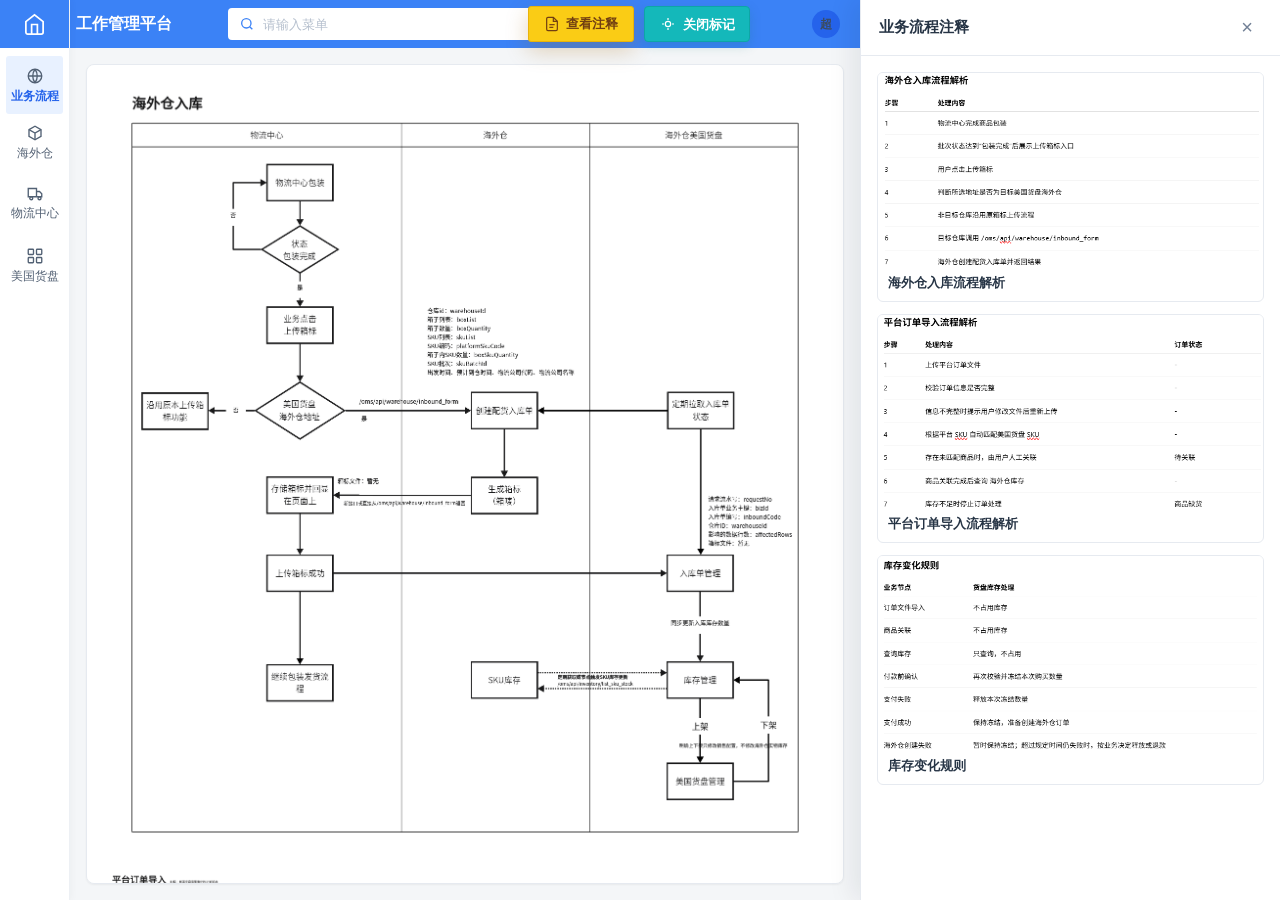
<file: global-overview.html>
<!DOCTYPE html>
<html lang="zh-CN">
<head>
  <meta charset="UTF-8">
  <meta name="viewport" content="width=device-width,initial-scale=1.0">
  <title>业务流程 — 美国货盘PRD</title>
  <link rel="stylesheet" href="styles.css?v=20260907-global-overview-image">
  <script src="navigation.js?v=20260901-auth-state" defer></script>
</head>
<body data-page="global-overview">
<aside class="app-nav">
  <div class="nav-brand"><svg viewBox="0 0 24 24" fill="none" stroke="currentColor" stroke-width="1.8" aria-hidden="true"><path d="M3 9l9-7 9 7v11a2 2 0 0 1-2 2H5a2 2 0 0 1-2-2z"></path><path d="M9 22V12h6v10"></path></svg>美国货盘PRD</div>
  <nav class="nav-list"></nav>
  <div class="nav-footer">美国货盘PRD</div>
</aside>

<div class="app-content">
  <div class="topbar">
    <div class="topbar-left"><h1>业务流程</h1></div>
    <div class="topbar-right"><div class="user"><button class="avatar" type="button" data-role-avatar aria-haspopup="dialog" aria-label="切换身份" title="切换身份">超</button></div></div>
  </div>
  <main class="page-body global-overview-body">
    <section class="global-overview-image page-section" aria-label="业务流程图">
      <button class="global-overview-image-trigger" id="global-overview-image-trigger" type="button" data-preview-src="assets/海外仓入库.png" aria-label="放大查看海外仓入库流程图">
        <img src="assets/海外仓入库.png" alt="海外仓入库流程图">
      </button>
      <button class="global-overview-image-trigger" type="button" data-preview-src="assets/平台订单导入.png" aria-label="放大查看平台订单导入流程图">
        <img src="assets/平台订单导入.png" alt="平台订单导入流程图">
      </button>
    </section>
  </main>
</div>

<div class="global-image-preview" id="global-image-preview" role="dialog" aria-modal="true" aria-label="业务流程图原图" hidden>
  <button class="global-image-preview-close" id="global-image-preview-close" type="button" aria-label="关闭原图预览" title="关闭">&times;</button>
  <img src="assets/平台订单导入.png" alt="平台订单导入流程图原图">
</div>

<script src="toast.js?v=20260828-cart-action"></script>
<script src="role-switch.js"></script>
<script src="notes.js?v=20260828-local-prd-v2"></script>
<script>
(function(){
  var triggers=document.querySelectorAll('.global-overview-image-trigger');
  var preview=document.getElementById('global-image-preview');
  var closeButton=document.getElementById('global-image-preview-close');
  function closePreview(){preview.hidden=true}
  triggers.forEach(function(item){item.addEventListener('click',function(){var source=item.getAttribute('data-preview-src'),image=item.querySelector('img'),previewImage=preview.querySelector('img');if(source)previewImage.src=source;if(image)previewImage.alt=image.alt+'原图';preview.hidden=false;closeButton.focus()})});
  closeButton.addEventListener('click',closePreview);
  preview.addEventListener('click',function(event){if(event.target===preview)closePreview()});
  document.addEventListener('keydown',function(event){if(event.key==='Escape'&&!preview.hidden)closePreview()});
})();
</script>
</body>
</html>
</file>
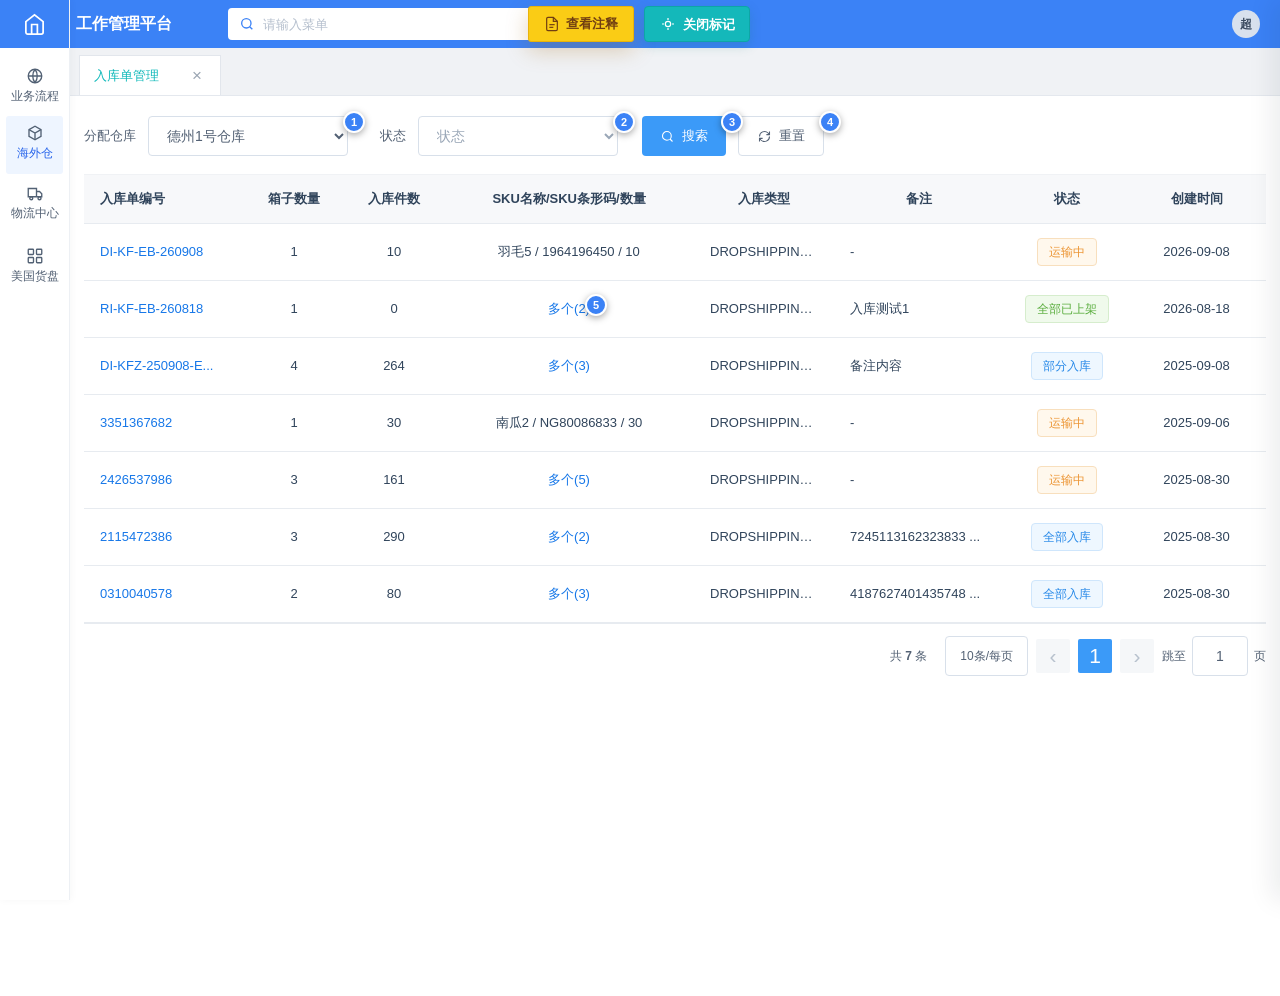
<file: inbound.html>
<!DOCTYPE html>
<html lang="zh-CN" style="--notes-panel-w: 420px;"><head>
<meta charset="UTF-8"><meta name="viewport" content="width=device-width,initial-scale=1.0">
<title>入库单管理</title><link rel="stylesheet" href="styles.css?v=20260909-inbound-table"><script src="navigation.js?v=20260901-auth-state" defer=""></script>
<link rel="stylesheet" href="marker-toggle.css"><style data-html-annotator-document-rich-style="">
.notes-content .notes-document { color:#334155; font-size:13px; line-height:1.7; overflow-wrap:anywhere; }
.notes-content .notes-document h1,.notes-content .notes-document h2,.notes-content .notes-document h3 { color:#0f172a; font-weight:700; }
.notes-content .notes-document h1 { margin:0 0 16px; font-size:22px; }
.notes-content .notes-document h2 { margin:20px 0 10px; font-size:17px; }
.notes-content .notes-document h3 { margin:16px 0 8px; font-size:15px; }
.notes-content .notes-document p { margin:0 0 10px; }
.notes-content .notes-document ul,.notes-content .notes-document ol { margin:0 0 12px; padding-left:22px; }
.notes-content .notes-document blockquote { margin:12px 0; padding:8px 12px; border-left:3px solid #3b82f6; background:#f8fafc; color:#475569; }
.notes-content .notes-document pre { margin:12px 0; overflow:auto; padding:12px; border-radius:6px; background:#0f172a; color:#e2e8f0; }
.notes-content .notes-document code { font-family:ui-monospace,SFMono-Regular,Consolas,monospace; }
.notes-content .notes-document :not(pre)>code { padding:1px 4px; border-radius:4px; background:#f1f5f9; color:#0369a1; }
.notes-content .notes-document a { color:#2563eb; text-decoration:underline; }
.notes-content .notes-document img { display:block; max-width:100%; height:auto; margin:12px 0; }
.notes-content .notes-document table { width:100%; margin:12px 0; border-collapse:collapse; }
.notes-content .notes-document th,.notes-content .notes-document td { padding:7px 9px; border:1px solid #e2e8f0; text-align:left; vertical-align:top; }
.notes-content .notes-document th { background:#f8fafc; color:#0f172a; font-weight:600; }
.notes-content .notes-document del { color:#64748b; }
.notes-content .notes-document input[type="checkbox"] { margin-right:6px; }
.notes-content .notes-document hr { margin:18px 0; border:0; border-top:1px solid #e2e8f0; }
</style><style data-html-annotator-inline-style="">
[data-html-annotator-inline-root] { position: fixed; inset: 0; z-index: 2147483000; pointer-events: none; }
[data-html-annotator-inline-marker] { position: fixed; width: 22px; height: 22px; margin: -5px 0 0 -5px; border: 2px solid #fff; border-radius: 50%; box-shadow: 0 2px 7px rgba(0,0,0,.35); color: #fff; font: 700 11px/18px Arial,sans-serif; text-align: center; cursor: pointer; pointer-events: auto; }
[data-html-annotator-inline-marker][data-severity="info"] { background: #3b82f6; }
[data-html-annotator-inline-marker][data-severity="warning"] { background: #d97706; }
[data-html-annotator-inline-marker][data-severity="error"] { background: #dc2626; }
[data-html-annotator-inline-panel] { position: fixed; display: none; max-width: 360px; max-height: 260px; overflow: auto; padding: 12px 14px; border: 1px solid #334155; border-left: 3px solid #3b82f6; border-radius: 6px; background: #111827; color: #e5e7eb; box-shadow: 0 8px 28px rgba(0,0,0,.35); font: 13px/1.6 -apple-system,BlinkMacSystemFont,"Segoe UI",sans-serif; pointer-events: auto; }
[data-html-annotator-inline-panel][data-severity="warning"] { border-left-color: #d97706; }
[data-html-annotator-inline-panel][data-severity="error"] { border-left-color: #dc2626; }
[data-html-annotator-inline-panel] .html-annotator-inline-head { margin-bottom: 6px; color: #94a3b8; font-size: 11px; }
[data-html-annotator-inline-panel] p { margin: 0 0 8px; }
[data-html-annotator-inline-panel] p:last-child { margin-bottom: 0; }
[data-html-annotator-inline-panel] .html-annotator-inline-tags { margin-top: 8px; color: #94a3b8; font-size: 11px; }
</style></head>
<body data-page="inbound" class="">
<aside class="app-nav"><div class="nav-brand"><svg viewBox="0 0 24 24" fill="none" stroke="currentColor" stroke-width="1.8" aria-hidden="true"><path d="M3 9l9-7 9 7v11a2 2 0 0 1-2 2H5a2 2 0 0 1-2-2z"></path><path d="M9 22V12h6v10"></path></svg><span>工作管理平台</span></div><nav class="nav-list" aria-label="主导航"><a class="nav-primary" href="global-overview.html" data-nav="global-overview" title="业务流程"><svg viewBox="0 0 24 24" fill="none" stroke="currentColor" stroke-width="1.8" aria-hidden="true"><circle cx="12" cy="12" r="9"></circle><path d="M3 12h18M12 3a15 15 0 0 1 0 18M12 3a15 15 0 0 0 0 18"></path></svg><span>业务流程</span></a><div class="nav-group nav-hover-group nav-group-current"><div class="nav-group-toggle" tabindex="0" title="海外仓"><svg viewBox="0 0 24 24" fill="none" stroke="currentColor" stroke-width="1.8" aria-hidden="true"><path d="M4 7.5 12 3l8 4.5v9L12 21l-8-4.5z"></path><path d="m4 7.5 8 4.5 8-4.5M12 12v9"></path></svg><span>海外仓</span><svg class="nav-chevron" viewBox="0 0 24 24" fill="none" stroke="currentColor" stroke-width="2" aria-hidden="true"><path d="m7 10 5 5 5-5"></path></svg></div><div class="nav-children"><a class="nav-child active" href="inbound.html" data-nav="inbound">入库单管理</a><a class="nav-child" href="order-management.html" data-nav="orders">订单管理</a><a class="nav-child" href="index.html" data-nav="sku">库存管理</a><a class="nav-child" href="cargo-tray-management.html" data-nav="tray-management">美国货盘管理</a></div></div><div class="nav-group nav-hover-group"><div class="nav-group-toggle" tabindex="0" title="物流中心"><svg viewBox="0 0 24 24" fill="none" stroke="currentColor" stroke-width="1.8" aria-hidden="true"><path d="M3 6h11v11H3zM14 10h4l3 3v4h-7z"></path><circle cx="7" cy="19" r="2"></circle><circle cx="18" cy="19" r="2"></circle></svg><span>物流中心</span><svg class="nav-chevron" viewBox="0 0 24 24" fill="none" stroke="currentColor" stroke-width="2" aria-hidden="true"><path d="m7 10 5 5 5-5"></path></svg></div><div class="nav-children"><a class="nav-child" href="packaging-shipping.html" data-nav="packaging-shipping">包装发货</a></div></div><a class="nav-primary" href="cargo-tray-v2.html" data-nav="tray-v2" title="美国货盘"><svg viewBox="0 0 24 24" fill="none" stroke="currentColor" stroke-width="1.8" aria-hidden="true"><rect x="3" y="3" width="7" height="7" rx="1"></rect><rect x="14" y="3" width="7" height="7" rx="1"></rect><rect x="3" y="14" width="7" height="7" rx="1"></rect><rect x="14" y="14" width="7" height="7" rx="1"></rect></svg><span>美国货盘</span></a></nav><div class="nav-footer"></div></aside>
<div class="app-content inbound-app-content"><div class="topbar"><div class="topbar-left"><label class="bm-search"><svg viewBox="0 0 24 24" fill="none" stroke="currentColor" stroke-width="2" aria-hidden="true"><circle cx="11" cy="11" r="7"></circle><path d="m20 20-4-4"></path></svg><input type="search" placeholder="请输入菜单" aria-label="搜索菜单"></label><h1>入库单管理</h1></div><div class="topbar-right"><div class="user"><button class="avatar" type="button" data-role-avatar="" aria-haspopup="dialog" aria-label="切换身份" title="切换身份">超</button></div></div></div><div class="bm-page-tabs"><div class="bm-page-tab active">入库单管理<button type="button" aria-label="关闭页面标签">×</button></div></div>
<main class="inbound-page-body">
<section class="inbound-filter-bar" aria-label="入库单筛选"><label class="inbound-filter-field"><span>分配仓库</span><select id="warehouse-filter" data-annotation-id="ann-1788939895866"><option>德州1号仓库</option><option>美西仓(洛杉矶)</option></select></label><label class="inbound-filter-field status-filter"><span>状态</span><select id="status-filter" data-annotation-id="ann-1788940701475"><option value="">状态</option><option>草稿</option><option>运输中</option><option>部分入库</option><option>全部入库</option><option>全部已上架</option><option>已取消</option></select></label><div class="inbound-filter-actions"><button class="inbound-primary-btn" id="inbound-search" type="button" data-annotation-id="ann-1788942127182"><svg viewBox="0 0 24 24"><circle cx="11" cy="11" r="7"></circle><path d="m20 20-4-4"></path></svg>搜索</button><button class="inbound-reset-btn" id="inbound-reset" type="button" data-annotation-id="ann-1788942135126"><svg viewBox="0 0 24 24"><path d="M4 12a8 8 0 0 1 13.7-5.6L20 9"></path><path d="M20 4v5h-5"></path><path d="M20 12a8 8 0 0 1-13.7 5.6L4 15"></path><path d="M4 20v-5h5"></path></svg>重置</button></div></section>
<section class="inbound-table-panel" aria-label="入库单列表"><div class="inbound-table-scroll"><table class="inbound-table"><colgroup><col class="col-id"><col class="col-box"><col class="col-qty"><col class="col-sku"><col class="col-type"><col class="col-note"><col class="col-status"><col class="col-date"><col class="col-date"><col class="col-date"><col class="col-action"></colgroup><thead><tr><th>入库单编号</th><th>箱子数量</th><th>入库件数</th><th>SKU名称/SKU条形码/数量</th><th>入库类型</th><th>备注</th><th>状态</th><th>创建时间</th><th>出发时间</th><th>预计到达时间</th><th style="padding: 8px 12px; border: 1px solid rgb(221, 221, 221);">操作</th></tr></thead><tbody id="inbound-tbody"><tr><td><a href="#">DI-KF-EB-260908</a></td><td>1</td><td>10</td><td>羽毛5 / 1964196450 / 10</td><td>DROPSHIPPING_INBOUND</td><td class="note-cell" title="-">-</td><td><span class="inbound-status transport">运输中</span></td><td>2026-09-08</td><td>2026-09-08</td><td>2026-09-15</td><td><div class="row-actions"><button><svg viewBox="0 0 24 24"><path d="M2 12s3.5-6 10-6 10 6 10 6-3.5 6-10 6S2 12 2 12Z"></path><circle cx="12" cy="12" r="2.5"></circle></svg>详情</button></div></td></tr><tr><td><a href="#">RI-KF-EB-260818</a></td><td>1</td><td>0</td><td><button type="button" class="sku-more" data-row="1" data-annotation-id="ann-1788942142630">多个(2)</button></td><td>DROPSHIPPING_INBOUND</td><td class="note-cell" title="入库测试1">入库测试1</td><td><span class="inbound-status shelved">全部已上架</span></td><td>2026-08-18</td><td>-</td><td>-</td><td><div class="row-actions"><button><svg viewBox="0 0 24 24"><path d="M2 12s3.5-6 10-6 10 6 10 6-3.5 6-10 6S2 12 2 12Z"></path><circle cx="12" cy="12" r="2.5"></circle></svg>详情</button></div></td></tr><tr><td><a href="#">DI-KFZ-250908-E...</a></td><td>4</td><td>264</td><td><button type="button" class="sku-more" data-row="2">多个(3)</button></td><td>DROPSHIPPING_INBOUND</td><td class="note-cell" title="备注内容">备注内容</td><td><span class="inbound-status partial">部分入库</span></td><td>2025-09-08</td><td>2025-09-02</td><td>2025-09-18</td><td><div class="row-actions"><button><svg viewBox="0 0 24 24"><path d="M2 12s3.5-6 10-6 10 6 10 6-3.5 6-10 6S2 12 2 12Z"></path><circle cx="12" cy="12" r="2.5"></circle></svg>详情</button></div></td></tr><tr><td><a href="#">3351367682</a></td><td>1</td><td>30</td><td>南瓜2 / NG80086833 / 30</td><td>DROPSHIPPING_INBOUND</td><td class="note-cell" title="-">-</td><td><span class="inbound-status transport">运输中</span></td><td>2025-09-06</td><td>2025-09-09</td><td>2025-09-20</td><td><div class="row-actions"><button><svg viewBox="0 0 24 24"><path d="M2 12s3.5-6 10-6 10 6 10 6-3.5 6-10 6S2 12 2 12Z"></path><circle cx="12" cy="12" r="2.5"></circle></svg>详情</button></div></td></tr><tr><td><a href="#">2426537986</a></td><td>3</td><td>161</td><td><button type="button" class="sku-more" data-row="4">多个(5)</button></td><td>DROPSHIPPING_INBOUND</td><td class="note-cell" title="-">-</td><td><span class="inbound-status transport">运输中</span></td><td>2025-08-30</td><td>2025-08-12</td><td>2025-09-20</td><td><div class="row-actions"><button><svg viewBox="0 0 24 24"><path d="M2 12s3.5-6 10-6 10 6 10 6-3.5 6-10 6S2 12 2 12Z"></path><circle cx="12" cy="12" r="2.5"></circle></svg>详情</button></div></td></tr><tr><td><a href="#">2115472386</a></td><td>3</td><td>290</td><td><button type="button" class="sku-more" data-row="5">多个(2)</button></td><td>DROPSHIPPING_INBOUND</td><td class="note-cell" title="7245113162323833 ...">7245113162323833 ...</td><td><span class="inbound-status complete">全部入库</span></td><td>2025-08-30</td><td>2025-08-12</td><td>2025-09-20</td><td><div class="row-actions"><button><svg viewBox="0 0 24 24"><path d="M2 12s3.5-6 10-6 10 6 10 6-3.5 6-10 6S2 12 2 12Z"></path><circle cx="12" cy="12" r="2.5"></circle></svg>详情</button></div></td></tr><tr><td><a href="#">0310040578</a></td><td>2</td><td>80</td><td><button type="button" class="sku-more" data-row="6">多个(3)</button></td><td>DROPSHIPPING_INBOUND</td><td class="note-cell" title="4187627401435748 ...">4187627401435748 ...</td><td><span class="inbound-status complete">全部入库</span></td><td>2025-08-30</td><td>2025-08-06</td><td>2025-08-20</td><td><div class="row-actions"><button><svg viewBox="0 0 24 24"><path d="M2 12s3.5-6 10-6 10 6 10 6-3.5 6-10 6S2 12 2 12Z"></path><circle cx="12" cy="12" r="2.5"></circle></svg>详情</button></div></td></tr></tbody></table></div><div class="inbound-pagination"><span>共 <strong id="inbound-total">7</strong> 条</span><div class="inbound-page-controls"><span>10条/每页</span><button disabled="" aria-label="上一页">‹</button><button class="active" aria-label="第1页">1</button><button disabled="" aria-label="下一页">›</button><label>跳至 <input value="1" aria-label="跳转页码" readonly=""> 页</label></div></div></section>
</main></div><div class="inbound-sku-popover" id="sku-popover" role="tooltip" style="left: 427.844px; top: 385.25px;"><table><thead><tr><th>SKU名称</th><th>SKU条形码</th><th>数量</th></tr></thead><tbody id="sku-popover-body"><tr><td>SKU-A</td><td>694670411</td><td>132</td></tr><tr><td>SKU-B</td><td>697123456</td><td>72</td></tr><tr><td>SKU-C</td><td>697123457</td><td>60</td></tr></tbody></table></div>
<script>
(function(){var rows=[
{id:'DI-KF-EB-260908',boxes:1,qty:10,skus:[{name:'羽毛5',barcode:'1964196450',qty:10}],type:'DROPSHIPPING_INBOUND',note:'-',status:'运输中',created:'2026-09-08',sent:'2026-09-08',eta:'2026-09-15',editable:true},
{id:'RI-KF-EB-260818',boxes:1,qty:0,skus:[{name:'篮弦6',barcode:'694670410',qty:0},{name:'羽毛5',barcode:'1964196450',qty:0}],type:'DROPSHIPPING_INBOUND',note:'入库测试1',status:'全部已上架',created:'2026-08-18',sent:'-',eta:'-',editable:false},
{id:'DI-KFZ-250908-E...',boxes:4,qty:264,skus:[{name:'SKU-A',barcode:'694670411',qty:132},{name:'SKU-B',barcode:'697123456',qty:72},{name:'SKU-C',barcode:'697123457',qty:60}],type:'DROPSHIPPING_INBOUND',note:'备注内容',status:'部分入库',created:'2025-09-08',sent:'2025-09-02',eta:'2025-09-18',editable:false},
{id:'3351367682',boxes:1,qty:30,skus:[{name:'南瓜2',barcode:'NG80086833',qty:30}],type:'DROPSHIPPING_INBOUND',note:'-',status:'运输中',created:'2025-09-06',sent:'2025-09-09',eta:'2025-09-20',editable:true},
{id:'2426537986',boxes:3,qty:161,skus:[{name:'SKU-A',barcode:'694670411',qty:80},{name:'SKU-B',barcode:'697123456',qty:51},{name:'SKU-C',barcode:'697123457',qty:30},{name:'SKU-D',barcode:'697123458',qty:0},{name:'SKU-E',barcode:'694670412',qty:0}],type:'DROPSHIPPING_INBOUND',note:'-',status:'运输中',created:'2025-08-30',sent:'2025-08-12',eta:'2025-09-20',editable:true},
{id:'2115472386',boxes:3,qty:290,skus:[{name:'SKU-A',barcode:'694670411',qty:180},{name:'SKU-B',barcode:'697123456',qty:110}],type:'DROPSHIPPING_INBOUND',note:'7245113162323833 ...',status:'全部入库',created:'2025-08-30',sent:'2025-08-12',eta:'2025-09-20',editable:false},
{id:'0310040578',boxes:2,qty:80,skus:[{name:'SKU-A',barcode:'694670411',qty:50},{name:'SKU-B',barcode:'697123456',qty:30},{name:'SKU-C',barcode:'697123457',qty:0}],type:'DROPSHIPPING_INBOUND',note:'4187627401435748 ...',status:'全部入库',created:'2025-08-30',sent:'2025-08-06',eta:'2025-08-20',editable:false}];
function esc(v){return String(v).replace(/[&<>"']/g,function(c){return {'&':'&amp;','<':'&lt;','>':'&gt;','"':'&quot;',"'":'&#39;'}[c]})}function statusClass(s){return s==='运输中'?'transport':s==='全部已上架'?'shelved':s==='全部入库'?'complete':s==='部分入库'?'partial':s==='已取消'?'cancelled':'draft'}function skuSummary(r){if(r.skus.length===1){var s=r.skus[0];return esc(s.name)+' / '+esc(s.barcode)+' / '+s.qty}return '<button type="button" class="sku-more" data-row="'+rows.indexOf(r)+'">多个('+r.skus.length+')</button>'}function actionHtml(r){var eye='<svg viewBox="0 0 24 24"><path d="M2 12s3.5-6 10-6 10 6 10 6-3.5 6-10 6S2 12 2 12Z"></path><circle cx="12" cy="12" r="2.5"></circle></svg>';return '<div class="row-actions"><button>'+eye+'详情</button></div>'}function render(){var selected=document.getElementById('status-filter').value;var data=selected?rows.filter(function(r){return r.status===selected}):rows;document.getElementById('inbound-total').textContent=data.length;document.getElementById('inbound-tbody').innerHTML=data.map(function(r){return '<tr><td><a href="#">'+esc(r.id)+'</a></td><td>'+r.boxes+'</td><td>'+r.qty+'</td><td>'+skuSummary(r)+'</td><td>'+esc(r.type)+'</td><td class="note-cell" title="'+esc(r.note)+'">'+esc(r.note)+'</td><td><span class="inbound-status '+statusClass(r.status)+'">'+esc(r.status)+'</span></td><td>'+r.created+'</td><td>'+r.sent+'</td><td>'+r.eta+'</td><td>'+actionHtml(r)+'</td></tr>'}).join('')||'<tr><td colspan="11" class="inbound-empty">暂无入库单</td></tr>'}function showSku(i,b){var p=document.getElementById('sku-popover');document.getElementById('sku-popover-body').innerHTML=rows[i].skus.map(function(s){return '<tr><td>'+esc(s.name)+'</td><td>'+esc(s.barcode)+'</td><td>'+s.qty+'</td></tr>'}).join('');var x=b.getBoundingClientRect();p.style.left=Math.max(12,Math.min(window.innerWidth-300,x.left-120))+'px';p.style.top=(x.bottom+10)+'px';p.classList.add('open')}document.getElementById('inbound-tbody').addEventListener('mouseover',function(e){var b=e.target.closest('.sku-more');if(b)showSku(Number(b.dataset.row),b)});document.getElementById('inbound-tbody').addEventListener('mouseout',function(e){if(e.relatedTarget&&e.relatedTarget.closest('.inbound-sku-popover'))return;document.getElementById('sku-popover').classList.remove('open')});document.getElementById('sku-popover').addEventListener('mouseleave',function(){this.classList.remove('open')});document.getElementById('inbound-search').addEventListener('click',render);document.getElementById('inbound-reset').addEventListener('click',function(){document.getElementById('status-filter').value='';render()});render()})();
</script>

<script src="marker-toggle.js"></script><script src="notes.js"></script><button type="button" class="marker-toggle" aria-pressed="true" title="关闭当前页面所有标记"><svg viewBox="0 0 24 24" fill="none" stroke="currentColor" stroke-width="1.8" aria-hidden="true"><path d="M12 3v3M12 18v3M3 12h3M18 12h3"></path><circle cx="12" cy="12" r="4"></circle></svg><span>关闭标记</span></button><button class="btn btn-ghost notes-toggle notes-toggle-floating" type="button" aria-label="查看注释" title="查看注释" aria-expanded="false" aria-controls="notes-panel" style="left: 802px; top: 8px; right: auto; transform: none;"><svg viewBox="0 0 24 24" fill="none" stroke="currentColor" stroke-width="1.8" aria-hidden="true"><path d="M14 2H6a2 2 0 0 0-2 2v16a2 2 0 0 0 2 2h12a2 2 0 0 0 2-2V8z"></path><path d="M14 2v6h6"></path><path d="M8 13h8"></path><path d="M8 17h6"></path></svg><span>查看注释</span></button><aside class="notes-panel" id="notes-panel" aria-label="入库单注释"><div class="notes-resizer" role="separator" tabindex="0" aria-label="调整注释区域宽度" aria-orientation="vertical" aria-valuemin="320" aria-valuemax="784" aria-valuenow="420"></div><div class="notes-panel-head"><h2>入库单注释</h2><button class="notes-close" type="button" aria-label="收起注释" title="收起注释">×</button></div><div class="notes-content"><article class="notes-document" data-html-annotator-injected-document=""><h2>页面结构</h2>
<ol>
<li>筛选区域：分配仓库、状态、搜索、重置。</li>
<li>入库单数据表：展示入库单字段和多 SKU 摘要。</li>
<li>分页区域：展示结果总数、每页数量、页码和跳页入口。</li>
</ol>
<h2>筛选功能</h2>
<h3>分配仓库</h3>
<ul>
<li>控件类型：下拉单选。</li>
<li>默认值：第一个仓库。</li>
<li>数据来源：平台仓库地址数据中符合海外仓、美国货盘条件的仓库。</li>
</ul>
<h3>状态</h3>
<ul>
<li>控件类型：下拉单选。</li>
<li>默认值：全选，表示不限制状态。</li>
<li>可选值：草稿、运输中、部分入库、全部入库、全部已上架、已取消。</li>
</ul>
<h3>搜索和重置</h3>
<ul>
<li>搜索：根据当前分配仓库和状态刷新列表。</li>
<li>重置：将分配仓库和状态恢复默认值，并刷新全部列表。</li>
</ul>
<h2>入库单表格</h2>
<p>表格数据来源于：物流中心包装发货时，针对美国货盘海外仓，给货上传箱标时，调用海外仓配货入库单/oms/api/warehouse/inbound_form产生的数据以及查询入库单状态/oms/api/warehouse/inbound_form/status_list返回的数据。</p>
<p>查询无结果时展示“暂无入库单”。</p>
<p>表格只展示以下 10 列：</p>
<table>
<thead>
<tr>
<th>字段</th>
<th>展示规则以及数据来源</th>
</tr>
</thead>
<tbody><tr>
<td>入库单编号</td>
<td>展示入库单唯一编号。海外仓配货入库接口返回</td>
</tr>
<tr>
<td>箱子数量</td>
<td>展示关联箱子数量。向海外仓创建配货入库单填写的箱子数量</td>
</tr>
<tr>
<td>入库件数</td>
<td>展示商品总件数。向海外仓创建配货入库单填写的入库件数</td>
</tr>
<tr>
<td>SKU名称/SKU条形码/数量</td>
<td>单 SKU 展示“名称 / 条形码 / 数量”；多 SKU 展示“多个(n)”。向海外仓创建配货入库单填写的SKU信息</td>
</tr>
<tr>
<td>入库类型</td>
<td>当前原型所有数据固定为 <code>DROPSHIPPING_INBOUND</code></td>
</tr>
<tr>
<td>备注</td>
<td>无备注展示 <code>-</code>，过长内容截断并保留完整内容提示。向海外仓创建配货入库单填写的备注</td>
</tr>
<tr>
<td>状态</td>
<td>使用不同颜色标签展示状态。海外仓查询入库单状态返回的</td>
</tr>
<tr>
<td>创建时间</td>
<td>展示创建日期。向海外仓创建配货入库单填写的创建时间</td>
</tr>
<tr>
<td>出发时间</td>
<td>展示发出日期，无数据展示 <code>-</code>。向海外仓创建配货入库单填写的触发时间</td>
</tr>
<tr>
<td>预计到达时间</td>
<td>展示预计到达日期，无数据展示 <code>-</code>。向海外仓创建配货入库单填写的预计到达时间</td>
</tr>
</tbody></table>
<h2>多 SKU 交互</h2>
<ul>
<li>多 SKU 入库单在 SKU 列显示“多个(n)”。</li>
<li>鼠标移动到“多个(n)”后显示悬浮明细表。</li>
<li>悬浮明细表字段：SKU名称、SKU条形码、数量。</li>
<li>鼠标离开摘要和悬浮明细表后关闭悬浮层。</li>
<li>悬浮层显示在表格上方，不能被表格容器裁剪。</li>
</ul>
<h2>状态定义</h2>
<p>该状态依赖于海外仓查询入库单状态接口</p>
<table>
<thead>
<tr>
<th>状态</th>
<th>说明</th>
</tr>
</thead>
<tbody><tr>
<td>草稿</td>
<td>已创建但尚未进入运输流程</td>
</tr>
<tr>
<td>运输中</td>
<td>已发出，正在运输</td>
</tr>
<tr>
<td>部分入库</td>
<td>部分商品已完成入库</td>
</tr>
<tr>
<td>全部入库</td>
<td>商品已全部完成入库</td>
</tr>
<tr>
<td>全部已上架</td>
<td>商品已全部完成上架</td>
</tr>
<tr>
<td>已取消</td>
<td>已取消，不再继续处理</td>
</tr>
</tbody></table>
<h2>分页</h2>
<ul>
<li>默认每页 10 条。</li>
<li>展示结果总数。</li>
<li>提供上一页、当前页、下一页和跳转页码控件。</li>
</ul>
</article></div></aside><div class="notes-backdrop"></div><div class="notes-preview" role="dialog" aria-modal="true" aria-label="图片预览"><button class="notes-preview-close" type="button" aria-label="关闭图片预览" title="关闭">×</button><img alt=""><div class="notes-preview-caption"></div></div><script>(function(){var markers=document.querySelectorAll('.marker-toggle');for(var i=1;i<markers.length;i++)markers[i].remove();var notes=document.querySelectorAll('.notes-toggle-floating');for(var j=1;j<notes.length;j++)notes[j].remove()})();</script><script>(function(){var table=document.querySelector('.inbound-table');if(!table)return;function removeOperationColumn(){table.querySelectorAll('tr').forEach(function(row){if(row.lastElementChild)row.lastElementChild.remove()});var colgroup=table.querySelector('colgroup');if(colgroup&&colgroup.lastElementChild)colgroup.lastElementChild.remove()}removeOperationColumn();new MutationObserver(removeOperationColumn).observe(table,{childList:true,subtree:true})})();</script>
<template data-html-annotator-document-template=""><article class="notes-document" data-html-annotator-injected-document=""><h2>页面结构</h2>
<ol>
<li>筛选区域：分配仓库、状态、搜索、重置。</li>
<li>入库单数据表：展示入库单字段和多 SKU 摘要。</li>
<li>分页区域：展示结果总数、每页数量、页码和跳页入口。</li>
</ol>
<h2>筛选功能</h2>
<h3>分配仓库</h3>
<ul>
<li>控件类型：下拉单选。</li>
<li>默认值：第一个仓库。</li>
<li>数据来源：平台仓库地址数据中符合海外仓、美国货盘条件的仓库。</li>
</ul>
<h3>状态</h3>
<ul>
<li>控件类型：下拉单选。</li>
<li>默认值：全选，表示不限制状态。</li>
<li>可选值：草稿、运输中、部分入库、全部入库、全部已上架、已取消。</li>
</ul>
<h3>搜索和重置</h3>
<ul>
<li>搜索：根据当前分配仓库和状态刷新列表。</li>
<li>重置：将分配仓库和状态恢复默认值，并刷新全部列表。</li>
</ul>
<h2>入库单表格</h2>
<p>表格数据来源于：物流中心包装发货时，针对美国货盘海外仓，给货上传箱标时，调用海外仓配货入库单/oms/api/warehouse/inbound_form产生的数据以及查询入库单状态/oms/api/warehouse/inbound_form/status_list返回的数据。</p>
<p>查询无结果时展示“暂无入库单”。</p>
<p>表格只展示以下 10 列：</p>
<table>
<thead>
<tr>
<th>字段</th>
<th>展示规则以及数据来源</th>
</tr>
</thead>
<tbody><tr>
<td>入库单编号</td>
<td>展示入库单唯一编号。海外仓配货入库接口返回</td>
</tr>
<tr>
<td>箱子数量</td>
<td>展示关联箱子数量。向海外仓创建配货入库单填写的箱子数量</td>
</tr>
<tr>
<td>入库件数</td>
<td>展示商品总件数。向海外仓创建配货入库单填写的入库件数</td>
</tr>
<tr>
<td>SKU名称/SKU条形码/数量</td>
<td>单 SKU 展示“名称 / 条形码 / 数量”；多 SKU 展示“多个(n)”。向海外仓创建配货入库单填写的SKU信息</td>
</tr>
<tr>
<td>入库类型</td>
<td>当前原型所有数据固定为 <code>DROPSHIPPING_INBOUND</code></td>
</tr>
<tr>
<td>备注</td>
<td>无备注展示 <code>-</code>，过长内容截断并保留完整内容提示。向海外仓创建配货入库单填写的备注</td>
</tr>
<tr>
<td>状态</td>
<td>使用不同颜色标签展示状态。海外仓查询入库单状态返回的</td>
</tr>
<tr>
<td>创建时间</td>
<td>展示创建日期。向海外仓创建配货入库单填写的创建时间</td>
</tr>
<tr>
<td>出发时间</td>
<td>展示发出日期，无数据展示 <code>-</code>。向海外仓创建配货入库单填写的触发时间</td>
</tr>
<tr>
<td>预计到达时间</td>
<td>展示预计到达日期，无数据展示 <code>-</code>。向海外仓创建配货入库单填写的预计到达时间</td>
</tr>
</tbody></table>
<h2>多 SKU 交互</h2>
<ul>
<li>多 SKU 入库单在 SKU 列显示“多个(n)”。</li>
<li>鼠标移动到“多个(n)”后显示悬浮明细表。</li>
<li>悬浮明细表字段：SKU名称、SKU条形码、数量。</li>
<li>鼠标离开摘要和悬浮明细表后关闭悬浮层。</li>
<li>悬浮层显示在表格上方，不能被表格容器裁剪。</li>
</ul>
<h2>状态定义</h2>
<p>该状态依赖于海外仓查询入库单状态接口</p>
<table>
<thead>
<tr>
<th>状态</th>
<th>说明</th>
</tr>
</thead>
<tbody><tr>
<td>草稿</td>
<td>已创建但尚未进入运输流程</td>
</tr>
<tr>
<td>运输中</td>
<td>已发出，正在运输</td>
</tr>
<tr>
<td>部分入库</td>
<td>部分商品已完成入库</td>
</tr>
<tr>
<td>全部入库</td>
<td>商品已全部完成入库</td>
</tr>
<tr>
<td>全部已上架</td>
<td>商品已全部完成上架</td>
</tr>
<tr>
<td>已取消</td>
<td>已取消，不再继续处理</td>
</tr>
</tbody></table>
<h2>分页</h2>
<ul>
<li>默认每页 10 条。</li>
<li>展示结果总数。</li>
<li>提供上一页、当前页、下一页和跳转页码控件。</li>
</ul>
</article></template><script data-html-annotator-document-runtime="">
(function () {
  var template = document.querySelector('[data-html-annotator-document-template]');
  if (!template) return;
  function applyDocument() {
    var content = document.querySelector('#notes-panel .notes-content, .notes-panel .notes-content');
    if (!content || content.querySelector('[data-html-annotator-injected-document]')) return;
    content.innerHTML = template.innerHTML;
  }
  applyDocument();
  var observer = new MutationObserver(applyDocument);
  observer.observe(document.documentElement, { childList: true, subtree: true });
  document.addEventListener('DOMContentLoaded', applyDocument);
  window.addEventListener('load', applyDocument);
})();
</script><div data-html-annotator-inline-root=""><button type="button" data-html-annotator-inline-marker="" data-annotation-id="ann-1788939895866" data-severity="info" data-annotation-index="0" data-annotation-updated-at="2026-09-09T08:21:53.854Z" data-target-selector="select#warehouse-filter" data-target-tag="SELECT" data-target-classes="[]" data-target-text="德州1号仓库美西仓(洛杉矶)" data-target-child-count="2" data-target-depth="6">1</button><div data-html-annotator-inline-panel="" data-annotation-id="ann-1788939895866" data-severity="info"><div class="html-annotator-inline-head">标注 · SELECT</div><div><p>下拉单选，默认选中第一个</p><p>下拉数据来源：平台仓库地址里的数据，要筛选出海外仓且为美国货盘的仓库数据（其实只有一个）</p></div></div><button type="button" data-html-annotator-inline-marker="" data-annotation-id="ann-1788940701475" data-severity="info" data-annotation-index="1" data-annotation-updated-at="2026-09-09T08:22:01.006Z" data-target-selector="select#status-filter" data-target-tag="SELECT" data-target-classes="[]" data-target-text="状态草稿运输中部分入库全部入库全部已上架已取消" data-target-child-count="7" data-target-depth="6">2</button><div data-html-annotator-inline-panel="" data-annotation-id="ann-1788940701475" data-severity="info"><div class="html-annotator-inline-head">标注 · SELECT</div><div><p>下拉单选，可选项：全部/草稿/运输中/部分入库/全部入库/全部已上架/已取消</p><p>默认选中“全部”</p></div></div><button type="button" data-html-annotator-inline-marker="" data-annotation-id="ann-1788942127182" data-severity="info" data-annotation-index="2" data-annotation-updated-at="2026-09-10T08:48:40.370Z" data-target-selector="button#inbound-search" data-target-tag="BUTTON" data-target-classes="[&quot;inbound-primary-btn&quot;]" data-target-text="搜索" data-target-child-count="1" data-target-depth="6">3</button><div data-html-annotator-inline-panel="" data-annotation-id="ann-1788942127182" data-severity="info"><div class="html-annotator-inline-head">标注 · BUTTON</div><div><p>点击后根据分配仓库、状态筛选出相应的入库单数据</p><p>分页查询，默认10条</p></div></div><button type="button" data-html-annotator-inline-marker="" data-annotation-id="ann-1788942135126" data-severity="info" data-annotation-index="3" data-annotation-updated-at="2026-09-09T08:22:20.286Z" data-target-selector="button#inbound-reset" data-target-tag="BUTTON" data-target-classes="[&quot;inbound-reset-btn&quot;]" data-target-text="重置" data-target-child-count="1" data-target-depth="6">4</button><div data-html-annotator-inline-panel="" data-annotation-id="ann-1788942135126" data-severity="info"><div class="html-annotator-inline-head">标注 · BUTTON</div><div><p>点击后将分配仓库、状态还原为默认值</p></div></div><button type="button" data-html-annotator-inline-marker="" data-annotation-id="ann-1788942142630" data-severity="info" data-annotation-index="4" data-annotation-updated-at="2026-09-09T08:22:27.582Z" data-target-selector="tbody#inbound-tbody > tr:nth-of-type(2) > td:nth-of-type(4) > button.sku-more" data-target-tag="BUTTON" data-target-classes="[&quot;sku-more&quot;]" data-target-text="多个(2)" data-target-child-count="0" data-target-depth="10">5</button><div data-html-annotator-inline-panel="" data-annotation-id="ann-1788942142630" data-severity="info"><div class="html-annotator-inline-head">标注 · BUTTON</div><div><p>多个SKU，将鼠标移动进去后会展示出相应的SKU信息，详细交互可以直接在页面上试一下</p></div></div></div><script data-html-annotator-inline-script="">
(function () {
  var root = document.querySelector('[data-html-annotator-inline-root]');
  if (!root) return;
  function depth(element) {
    var value = 0;
    while (element && element.parentElement) { value++; element = element.parentElement; }
    return value;
  }
  function findById(id) {
    var all = document.querySelectorAll('[data-annotation-id]');
    for (var i = 0; i < all.length; i++) {
      if (!root.contains(all[i]) && all[i].getAttribute('data-annotation-id') === id) return all[i];
    }
    return null;
  }
  function findBySelector(marker) {
    var selector = marker.getAttribute('data-target-selector');
    if (!selector) return null;
    try {
      var all = document.querySelectorAll(selector);
      for (var i = 0; i < all.length; i++) if (!root.contains(all[i])) return all[i];
    } catch (_) {}
    return null;
  }
  function findByFingerprint(marker) {
    var tag = marker.getAttribute('data-target-tag');
    if (!tag) return null;
    var classes = [];
    try { classes = JSON.parse(marker.getAttribute('data-target-classes') || '[]'); } catch (_) {}
    var text = marker.getAttribute('data-target-text') || '';
    var childCount = Number(marker.getAttribute('data-target-child-count'));
    var targetDepth = Number(marker.getAttribute('data-target-depth'));
    var all = document.querySelectorAll(tag);
    for (var i = 0; i < all.length; i++) {
      var element = all[i];
      if (root.contains(element)) continue;
      var elementText = (element.textContent || '').slice(0, 50).trim();
      if (element.children.length === childCount && depth(element) === targetDepth && elementText === text && element.classList.length === classes.length && classes.every(function (name) { return element.classList.contains(name); })) return element;
    }
    return null;
  }
  function targetFor(marker) {
    var id = marker.getAttribute('data-annotation-id');
    var target = findById(id) || findBySelector(marker) || findByFingerprint(marker);
    if (target && target.getAttribute('data-annotation-id') !== id) target.setAttribute('data-annotation-id', id);
    return target;
  }
  function panelFor(id) {
    var panels = root.querySelectorAll('[data-html-annotator-inline-panel]');
    for (var i = 0; i < panels.length; i++) if (panels[i].getAttribute('data-annotation-id') === id) return panels[i];
    return null;
  }
  function position() {
    root.querySelectorAll('[data-html-annotator-inline-marker]').forEach(function (marker) {
      var target = targetFor(marker);
      var panel = panelFor(marker.getAttribute('data-annotation-id'));
      if (!target || target.getClientRects().length === 0) {
        marker.style.display = 'none';
        if (panel) panel.style.display = 'none';
        return;
      }
      var rect = target.getBoundingClientRect();
      marker.style.display = 'block';
      marker.style.left = rect.right + 'px';
      marker.style.top = rect.top + 'px';
    });
  }
  root.querySelectorAll('[data-html-annotator-inline-marker]').forEach(function (marker) {
    marker.addEventListener('click', function (event) {
      event.preventDefault(); event.stopPropagation();
      var panel = panelFor(marker.getAttribute('data-annotation-id'));
      root.querySelectorAll('[data-html-annotator-inline-panel]').forEach(function (item) { if (item !== panel) item.style.display = 'none'; });
      if (!panel) return;
      panel.style.display = panel.style.display === 'block' ? 'none' : 'block';
      var rect = marker.getBoundingClientRect();
      panel.style.left = Math.max(12, Math.min(rect.right + 8, window.innerWidth - panel.offsetWidth - 12)) + 'px';
      panel.style.top = Math.max(12, Math.min(rect.top, window.innerHeight - panel.offsetHeight - 12)) + 'px';
    });
  });
  document.addEventListener('click', function (event) { if (!root.contains(event.target)) root.querySelectorAll('[data-html-annotator-inline-panel]').forEach(function (item) { item.style.display = 'none'; }); });
  window.addEventListener('scroll', position, true);
  window.addEventListener('resize', position);
  var pending = false;
  new MutationObserver(function (records) {
    var relevant = records.some(function (record) { return !root.contains(record.target); });
    if (!relevant || pending) return;
    pending = true;
    setTimeout(function () { pending = false; position(); }, 0);
  }).observe(document.body, { childList: true, subtree: true, attributes: true, attributeFilter: ['class', 'style', 'hidden'] });
  position();
})();
</script></body></html>
</file>
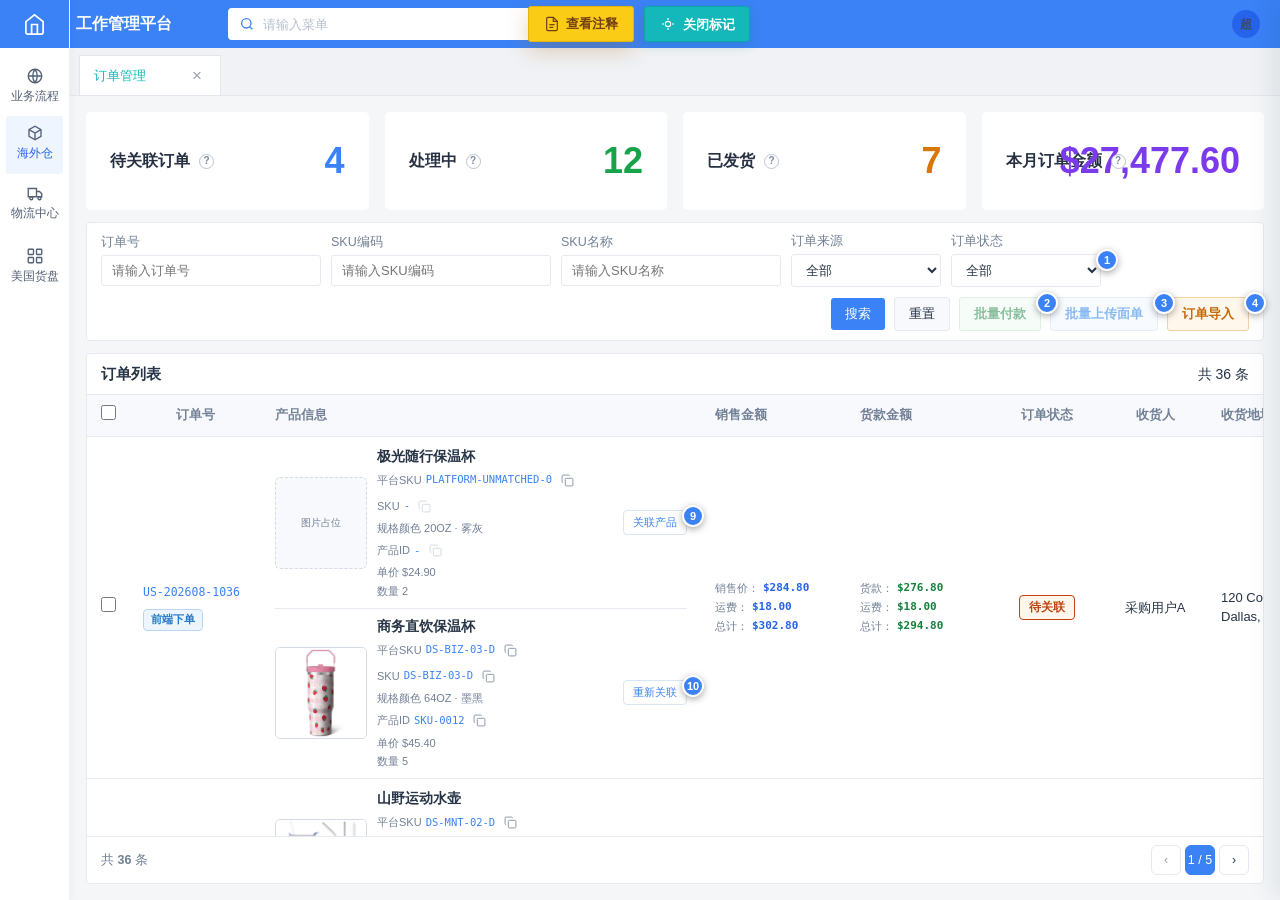
<file: order-management.html>
<!DOCTYPE html>
<html lang="zh-CN" style="--notes-panel-w: 545px;"><head>
<meta charset="UTF-8"><meta name="viewport" content="width=device-width,initial-scale=1.0">
<title>订单管理 — 美国货盘PRD</title><link rel="stylesheet" href="styles.css?v=20260907-order-label-upload"><script src="navigation.js?v=20260901-auth-state" defer=""></script>
<link rel="stylesheet" href="marker-toggle.css"><link rel="stylesheet" href="marker-toggle.css"><link rel="stylesheet" href="marker-toggle.css"><link rel="stylesheet" href="marker-toggle.css"><link rel="stylesheet" href="marker-toggle.css"><link rel="stylesheet" href="marker-toggle.css"><link rel="stylesheet" href="marker-toggle.css"><link rel="stylesheet" href="marker-toggle.css"><style data-html-annotator-inline-style="">
[data-html-annotator-inline-root] { position: fixed; inset: 0; z-index: 2147483000; pointer-events: none; }
[data-html-annotator-inline-marker] { position: fixed; width: 22px; height: 22px; margin: -5px 0 0 -5px; border: 2px solid #fff; border-radius: 50%; box-shadow: 0 2px 7px rgba(0,0,0,.35); color: #fff; font: 700 11px/18px Arial,sans-serif; text-align: center; cursor: pointer; pointer-events: auto; }
[data-html-annotator-inline-marker][data-severity="info"] { background: #3b82f6; }
[data-html-annotator-inline-marker][data-severity="warning"] { background: #d97706; }
[data-html-annotator-inline-marker][data-severity="error"] { background: #dc2626; }
[data-html-annotator-inline-panel] { position: fixed; display: none; max-width: 360px; max-height: 260px; overflow: auto; padding: 12px 14px; border: 1px solid #334155; border-left: 3px solid #3b82f6; border-radius: 6px; background: #111827; color: #e5e7eb; box-shadow: 0 8px 28px rgba(0,0,0,.35); font: 13px/1.6 -apple-system,BlinkMacSystemFont,"Segoe UI",sans-serif; pointer-events: auto; }
[data-html-annotator-inline-panel][data-severity="warning"] { border-left-color: #d97706; }
[data-html-annotator-inline-panel][data-severity="error"] { border-left-color: #dc2626; }
[data-html-annotator-inline-panel] .html-annotator-inline-head { margin-bottom: 6px; color: #94a3b8; font-size: 11px; }
[data-html-annotator-inline-panel] p { margin: 0 0 8px; }
[data-html-annotator-inline-panel] p:last-child { margin-bottom: 0; }
[data-html-annotator-inline-panel] .html-annotator-inline-tags { margin-top: 8px; color: #94a3b8; font-size: 11px; }
</style><link rel="stylesheet" href="marker-toggle.css"><link rel="stylesheet" href="marker-toggle.css"><style data-html-annotator-document-rich-style="">
.notes-content .notes-document { color:#334155; font-size:13px; line-height:1.7; overflow-wrap:anywhere; }
.notes-content .notes-document h1,.notes-content .notes-document h2,.notes-content .notes-document h3 { color:#0f172a; font-weight:700; }
.notes-content .notes-document h1 { margin:0 0 16px; font-size:22px; }
.notes-content .notes-document h2 { margin:20px 0 10px; font-size:17px; }
.notes-content .notes-document h3 { margin:16px 0 8px; font-size:15px; }
.notes-content .notes-document p { margin:0 0 10px; }
.notes-content .notes-document ul,.notes-content .notes-document ol { margin:0 0 12px; padding-left:22px; }
.notes-content .notes-document blockquote { margin:12px 0; padding:8px 12px; border-left:3px solid #3b82f6; background:#f8fafc; color:#475569; }
.notes-content .notes-document pre { margin:12px 0; overflow:auto; padding:12px; border-radius:6px; background:#0f172a; color:#e2e8f0; }
.notes-content .notes-document code { font-family:ui-monospace,SFMono-Regular,Consolas,monospace; }
.notes-content .notes-document :not(pre)>code { padding:1px 4px; border-radius:4px; background:#f1f5f9; color:#0369a1; }
.notes-content .notes-document a { color:#2563eb; text-decoration:underline; }
.notes-content .notes-document img { display:block; max-width:100%; height:auto; margin:12px 0; }
.notes-content .notes-document table { width:100%; margin:12px 0; border-collapse:collapse; }
.notes-content .notes-document th,.notes-content .notes-document td { padding:7px 9px; border:1px solid #e2e8f0; text-align:left; vertical-align:top; }
.notes-content .notes-document th { background:#f8fafc; color:#0f172a; font-weight:600; }
.notes-content .notes-document del { color:#64748b; }
.notes-content .notes-document input[type="checkbox"] { margin-right:6px; }
.notes-content .notes-document hr { margin:18px 0; border:0; border-top:1px solid #e2e8f0; }
</style></head><body data-page="orders" class="">
<aside class="app-nav"><div class="nav-brand"><svg viewBox="0 0 24 24" fill="none" stroke="currentColor" stroke-width="1.8" aria-hidden="true"><path d="M3 9l9-7 9 7v11a2 2 0 0 1-2 2H5a2 2 0 0 1-2-2z"></path><path d="M9 22V12h6v10"></path></svg><span>工作管理平台</span></div><nav class="nav-list" aria-label="主导航"><a class="nav-primary" href="global-overview.html" data-nav="global-overview" title="业务流程"><svg viewBox="0 0 24 24" fill="none" stroke="currentColor" stroke-width="1.8" aria-hidden="true"><circle cx="12" cy="12" r="9"></circle><path d="M3 12h18M12 3a15 15 0 0 1 0 18M12 3a15 15 0 0 0 0 18"></path></svg><span>业务流程</span></a><div class="nav-group nav-hover-group nav-group-current"><div class="nav-group-toggle" tabindex="0" title="海外仓"><svg viewBox="0 0 24 24" fill="none" stroke="currentColor" stroke-width="1.8" aria-hidden="true"><path d="M4 7.5 12 3l8 4.5v9L12 21l-8-4.5z"></path><path d="m4 7.5 8 4.5 8-4.5M12 12v9"></path></svg><span>海外仓</span><svg class="nav-chevron" viewBox="0 0 24 24" fill="none" stroke="currentColor" stroke-width="2" aria-hidden="true"><path d="m7 10 5 5 5-5"></path></svg></div><div class="nav-children"><a class="nav-child" href="inbound.html" data-nav="inbound">入库单管理</a><a class="nav-child active" href="order-management.html" data-nav="orders">订单管理</a><a class="nav-child" href="index.html" data-nav="sku">库存管理</a><a class="nav-child" href="cargo-tray-management.html" data-nav="tray-management">美国货盘管理</a></div></div><div class="nav-group nav-hover-group"><div class="nav-group-toggle" tabindex="0" title="物流中心"><svg viewBox="0 0 24 24" fill="none" stroke="currentColor" stroke-width="1.8" aria-hidden="true"><path d="M3 6h11v11H3zM14 10h4l3 3v4h-7z"></path><circle cx="7" cy="19" r="2"></circle><circle cx="18" cy="19" r="2"></circle></svg><span>物流中心</span><svg class="nav-chevron" viewBox="0 0 24 24" fill="none" stroke="currentColor" stroke-width="2" aria-hidden="true"><path d="m7 10 5 5 5-5"></path></svg></div><div class="nav-children"><a class="nav-child" href="packaging-shipping.html" data-nav="packaging-shipping">包装发货</a></div></div><a class="nav-primary" href="cargo-tray-v2.html" data-nav="tray-v2" title="美国货盘"><svg viewBox="0 0 24 24" fill="none" stroke="currentColor" stroke-width="1.8" aria-hidden="true"><rect x="3" y="3" width="7" height="7" rx="1"></rect><rect x="14" y="3" width="7" height="7" rx="1"></rect><rect x="3" y="14" width="7" height="7" rx="1"></rect><rect x="14" y="14" width="7" height="7" rx="1"></rect></svg><span>美国货盘</span></a></nav><div class="nav-footer"></div></aside>
<div class="app-content">
  <div class="topbar"><div class="topbar-left"><label class="bm-search"><svg viewBox="0 0 24 24" fill="none" stroke="currentColor" stroke-width="2" aria-hidden="true"><circle cx="11" cy="11" r="7"></circle><path d="m20 20-4-4"></path></svg><input type="search" placeholder="请输入菜单" aria-label="搜索菜单"></label><h1>订单管理</h1></div><div class="topbar-right"><div class="user"><button class="avatar avatar--super" type="button" data-role-avatar="" aria-haspopup="dialog" aria-label="当前身份：超管，切换身份" title="当前身份：超管，点击切换">超</button></div></div></div><div class="bm-page-tabs"><div class="bm-page-tab active">订单管理<button type="button" aria-label="关闭页面标签">×</button></div></div>
  <main class="page-body ops-page-body">
    <section class="ops-stat-grid page-section" aria-label="订单统计">
      <div class="stat-card ops-stat ops-stat-pending"><div class="stat-heading"><div class="stat-label">待关联订单<button type="button" class="overview-help" aria-label="待关联订单说明" data-tooltip="存在未匹配 SKU，等待关联美国货盘">?</button></div><p>存在未匹配 SKU，等待关联美国货盘</p></div><div class="stat-metric-row"><div class="stat-value" id="order-stat-pending">4</div></div></div>
      <div class="stat-card ops-stat ops-stat-processing"><div class="stat-heading"><div class="stat-label">处理中<button type="button" class="overview-help" aria-label="处理中说明" data-tooltip="OMS 正在分仓、拣货或等待收揽">?</button></div><p>OMS 正在分仓、拣货或等待收揽</p></div><div class="stat-metric-row"><div class="stat-value" id="order-stat-processing">12</div></div></div>
      <div class="stat-card ops-stat ops-stat-shipped"><div class="stat-heading"><div class="stat-label">已发货<button type="button" class="overview-help" aria-label="已发货说明" data-tooltip="已出库等待签收">?</button></div><p>已出库等待签收</p></div><div class="stat-metric-row"><div class="stat-value" id="order-stat-shipped">7</div></div></div>
      <div class="stat-card ops-stat ops-stat-revenue"><div class="stat-heading"><div class="stat-label">本月订单金额<button type="button" class="overview-help" aria-label="本月订单金额说明" data-tooltip="本月非取消订单金额">?</button></div><p>本月非取消订单金额</p></div><div class="stat-metric-row"><div class="stat-value" id="order-stat-revenue">$27,477.60</div></div></div>
    </section>
    <section class="filter-bar ops-filter-bar page-section" aria-label="订单筛选">
      <div class="filter-group"><label for="order-filter-id">订单号</label><input id="order-filter-id" type="text" placeholder="请输入订单号" autocomplete="off"></div>
      <div class="filter-group"><label for="order-filter-sku">SKU编码</label><input id="order-filter-sku" type="text" placeholder="请输入SKU编码" autocomplete="off"></div>
      <div class="filter-group"><label for="order-filter-sku-name">SKU名称</label><input id="order-filter-sku-name" type="text" placeholder="请输入SKU名称" autocomplete="off"></div>
      <div class="filter-group"><label for="order-filter-source">订单来源</label><select id="order-filter-source"><option value="">全部</option><option>前端下单</option><option>订单导入</option></select></div>
      <div class="filter-group"><label for="order-filter-status">订单状态</label><select id="order-filter-status" data-annotation-id="ann-1789018534538"><option value="">全部</option><option>待关联</option><option>待支付</option><option>待分配仓库</option><option>待仓库拣货</option><option>待物流收揽</option><option>部分发货</option><option>已发货</option><option>商品缺货</option><option>已关闭</option><option>拦截发货成功</option></select></div>
      <div class="filter-actions"><button class="btn btn-primary" id="order-search" type="button">搜索</button><button class="btn btn-ghost" id="order-reset" type="button">重置</button><button class="btn order-batch-pay" id="order-batch-pay-open" type="button" disabled="" data-annotation-id="ann-1789018664817">批量付款</button><button class="btn order-batch-label order-label-batch-open" id="order-label-batch-open" type="button" disabled="" data-annotation-id="ann-1789019346932">批量上传面单</button><button class="btn order-import-action order-import-open" id="order-import-open" type="button" data-annotation-id="ann-1789020518043">订单导入</button></div>
    </section>
    <section class="table-wrap ops-table-wrap page-section"><div class="table-head-bar"><h3>订单列表</h3><span class="result-count" id="order-result-count">共 36 条</span></div><div class="table-scroll"><table class="data-table order-admin-table"><colgroup><col class="order-col-select"><col class="order-col-number"><col class="order-col-product"><col class="order-col-sales"><col class="order-col-cargo"><col class="order-col-status"><col class="order-col-recipient"><col class="order-col-address"><col class="order-col-logistics"><col class="order-col-operation"></colgroup><thead><tr><th class="selection-column"><input id="order-select-all" type="checkbox" aria-label="全选当前页订单"></th><th>订单号</th><th>产品信息</th><th>销售金额</th><th>货款金额</th><th>订单状态</th><th>收货人</th><th>收货地址</th><th>物流</th><th class="operation-column">操作</th></tr></thead><tbody id="order-tbody"><tr><td class="selection-column"><input class="order-row-select" type="checkbox" data-order-select="US-202608-1036" aria-label="选择订单 US-202608-1036"></td><td><code class="order-id">US-202608-1036</code></td><td><div class="order-product-cell"><div class="order-product-item"><span class="order-product-placeholder" role="img" aria-label="待关联商品">图片占位</span><div class="order-product-info"><strong class="order-product-name" title="极光随行保温杯">极光随行保温杯</strong><span class="order-product-copy-row"><span>平台SKU <code>PLATFORM-UNMATCHED-0</code></span><button class="order-copy-button" type="button" title="复制平台SKU" aria-label="复制平台SKU" data-order-copy="PLATFORM-UNMATCHED-0" data-order-copy-label="平台SKU"><svg viewBox="0 0 24 24" fill="none" stroke="currentColor" stroke-width="1.8" aria-hidden="true"><rect width="14" height="14" x="8" y="8" rx="2" ry="2"></rect><path d="M4 16c-1.1 0-2-.9-2-2V4c0-1.1.9-2 2-2h10c1.1 0 2 .9 2 2"></path></svg></button></span><span class="order-product-copy-row"><span>SKU <code>-</code></span><button class="order-copy-button" type="button" title="复制SKU" aria-label="复制SKU" disabled=""><svg viewBox="0 0 24 24" fill="none" stroke="currentColor" stroke-width="1.8" aria-hidden="true"><rect width="14" height="14" x="8" y="8" rx="2" ry="2"></rect><path d="M4 16c-1.1 0-2-.9-2-2V4c0-1.1.9-2 2-2h10c1.1 0 2 .9 2 2"></path></svg></button></span><span class="order-product-spec">规格颜色 20OZ · 雾灰</span><span class="order-product-copy-row order-product-id"><span>产品ID <code>-</code></span><button class="order-copy-button" type="button" title="复制产品ID" aria-label="复制产品ID" disabled=""><svg viewBox="0 0 24 24" fill="none" stroke="currentColor" stroke-width="1.8" aria-hidden="true"><rect width="14" height="14" x="8" y="8" rx="2" ry="2"></rect><path d="M4 16c-1.1 0-2-.9-2-2V4c0-1.1.9-2 2-2h10c1.1 0 2 .9 2 2"></path></svg></button></span><span class="order-product-price">单价 $24.90</span><span class="order-product-quantity">数量 2</span></div><div class="order-product-action"><button class="btn-link order-association-action" type="button" data-order-link-sku="US-202608-1036" data-order-link-index="0" data-annotation-id="ann-1789021614683">关联产品</button></div></div><div class="order-product-item"><img src="img3.jpg" alt="商务直饮保温杯"><div class="order-product-info"><strong class="order-product-name" title="商务直饮保温杯">商务直饮保温杯</strong><span class="order-product-copy-row"><span>平台SKU <code>DS-BIZ-03-D</code></span><button class="order-copy-button" type="button" title="复制平台SKU" aria-label="复制平台SKU" data-order-copy="DS-BIZ-03-D" data-order-copy-label="平台SKU"><svg viewBox="0 0 24 24" fill="none" stroke="currentColor" stroke-width="1.8" aria-hidden="true"><rect width="14" height="14" x="8" y="8" rx="2" ry="2"></rect><path d="M4 16c-1.1 0-2-.9-2-2V4c0-1.1.9-2 2-2h10c1.1 0 2 .9 2 2"></path></svg></button></span><span class="order-product-copy-row"><span>SKU <code>DS-BIZ-03-D</code></span><button class="order-copy-button" type="button" title="复制SKU" aria-label="复制SKU" data-order-copy="DS-BIZ-03-D" data-order-copy-label="SKU"><svg viewBox="0 0 24 24" fill="none" stroke="currentColor" stroke-width="1.8" aria-hidden="true"><rect width="14" height="14" x="8" y="8" rx="2" ry="2"></rect><path d="M4 16c-1.1 0-2-.9-2-2V4c0-1.1.9-2 2-2h10c1.1 0 2 .9 2 2"></path></svg></button></span><span class="order-product-spec">规格颜色 64OZ · 墨黑</span><span class="order-product-copy-row order-product-id"><span>产品ID <code>SKU-0012</code></span><button class="order-copy-button" type="button" title="复制产品ID" aria-label="复制产品ID" data-order-copy="SKU-0012" data-order-copy-label="产品ID"><svg viewBox="0 0 24 24" fill="none" stroke="currentColor" stroke-width="1.8" aria-hidden="true"><rect width="14" height="14" x="8" y="8" rx="2" ry="2"></rect><path d="M4 16c-1.1 0-2-.9-2-2V4c0-1.1.9-2 2-2h10c1.1 0 2 .9 2 2"></path></svg></button></span><span class="order-product-price">单价 $45.40</span><span class="order-product-quantity">数量 5</span></div><div class="order-product-action"><button class="btn-link order-association-action" type="button" data-order-link-sku="US-202608-1036" data-order-link-index="1" data-annotation-id="ann-1789021637723">重新关联</button></div></div></div></td><td><div class="order-amount-summary order-sales-summary"><div><span>销售价：</span><strong class="">$284.80</strong></div><div><span>运费：</span><strong class="">$18.00</strong></div><div><span>总计：</span><strong class="">$302.80</strong></div></div></td><td><div class="order-amount-summary order-cargo-summary"><div><span>货款：</span><strong class="">$276.80</strong></div><div><span>运费：</span><strong class="">$18.00</strong></div><div><span>总计：</span><strong class="">$294.80</strong></div></div></td><td><span class="order-status order-status-review">待关联</span></td><td>采购用户A</td><td><span class="order-address">120 Commerce Ave, Dallas, TX 75201</span></td><td><div class="order-logistics-cell"><button class="btn-link order-tracking-upload" type="button" data-order-upload-tracking="US-202608-1036" data-annotation-id="ann-1789021653668">上传</button></div></td><td class="operation-column"><div class="table-actions"><button class="btn-link" type="button" data-order-detail="US-202608-1036" data-annotation-id="ann-1789021665084">查看</button></div></td></tr><tr><td class="selection-column"><input class="order-row-select" type="checkbox" data-order-select="US-202608-1035" aria-label="选择订单 US-202608-1035"></td><td><code class="order-id">US-202608-1035</code></td><td><div class="order-product-cell"><div class="order-product-item"><img src="img2.jpg" alt="山野运动水壶"><div class="order-product-info"><strong class="order-product-name" title="山野运动水壶">山野运动水壶</strong><span class="order-product-copy-row"><span>平台SKU <code>DS-MNT-02-D</code></span><button class="order-copy-button" type="button" title="复制平台SKU" aria-label="复制平台SKU" data-order-copy="DS-MNT-02-D" data-order-copy-label="平台SKU"><svg viewBox="0 0 24 24" fill="none" stroke="currentColor" stroke-width="1.8" aria-hidden="true"><rect width="14" height="14" x="8" y="8" rx="2" ry="2"></rect><path d="M4 16c-1.1 0-2-.9-2-2V4c0-1.1.9-2 2-2h10c1.1 0 2 .9 2 2"></path></svg></button></span><span class="order-product-copy-row"><span>SKU <code>DS-MNT-02-D</code></span><button class="order-copy-button" type="button" title="复制SKU" aria-label="复制SKU" data-order-copy="DS-MNT-02-D" data-order-copy-label="SKU"><svg viewBox="0 0 24 24" fill="none" stroke="currentColor" stroke-width="1.8" aria-hidden="true"><rect width="14" height="14" x="8" y="8" rx="2" ry="2"></rect><path d="M4 16c-1.1 0-2-.9-2-2V4c0-1.1.9-2 2-2h10c1.1 0 2 .9 2 2"></path></svg></button></span><span class="order-product-spec">规格颜色 64OZ · 墨黑</span><span class="order-product-copy-row order-product-id"><span>产品ID <code>SKU-0008</code></span><button class="order-copy-button" type="button" title="复制产品ID" aria-label="复制产品ID" data-order-copy="SKU-0008" data-order-copy-label="产品ID"><svg viewBox="0 0 24 24" fill="none" stroke="currentColor" stroke-width="1.8" aria-hidden="true"><rect width="14" height="14" x="8" y="8" rx="2" ry="2"></rect><path d="M4 16c-1.1 0-2-.9-2-2V4c0-1.1.9-2 2-2h10c1.1 0 2 .9 2 2"></path></svg></button></span><span class="order-product-price">单价 $42.90</span><span class="order-product-quantity">数量 3</span></div><div class="order-product-action"><button class="btn-link order-association-action" type="button" data-order-link-sku="US-202608-1035" data-order-link-index="0">重新关联</button></div></div><div class="order-product-item"><img src="img5.jpg" alt="旅行大容量水杯"><div class="order-product-info"><strong class="order-product-name" title="旅行大容量水杯">旅行大容量水杯</strong><span class="order-product-copy-row"><span>平台SKU <code>DS-TRV-05-C</code></span><button class="order-copy-button" type="button" title="复制平台SKU" aria-label="复制平台SKU" data-order-copy="DS-TRV-05-C" data-order-copy-label="平台SKU"><svg viewBox="0 0 24 24" fill="none" stroke="currentColor" stroke-width="1.8" aria-hidden="true"><rect width="14" height="14" x="8" y="8" rx="2" ry="2"></rect><path d="M4 16c-1.1 0-2-.9-2-2V4c0-1.1.9-2 2-2h10c1.1 0 2 .9 2 2"></path></svg></button></span><span class="order-product-copy-row"><span>SKU <code>DS-TRV-05-C</code></span><button class="order-copy-button" type="button" title="复制SKU" aria-label="复制SKU" data-order-copy="DS-TRV-05-C" data-order-copy-label="SKU"><svg viewBox="0 0 24 24" fill="none" stroke="currentColor" stroke-width="1.8" aria-hidden="true"><rect width="14" height="14" x="8" y="8" rx="2" ry="2"></rect><path d="M4 16c-1.1 0-2-.9-2-2V4c0-1.1.9-2 2-2h10c1.1 0 2 .9 2 2"></path></svg></button></span><span class="order-product-spec">规格颜色 40OZ · 樱粉</span><span class="order-product-copy-row order-product-id"><span>产品ID <code>SKU-0019</code></span><button class="order-copy-button" type="button" title="复制产品ID" aria-label="复制产品ID" data-order-copy="SKU-0019" data-order-copy-label="产品ID"><svg viewBox="0 0 24 24" fill="none" stroke="currentColor" stroke-width="1.8" aria-hidden="true"><rect width="14" height="14" x="8" y="8" rx="2" ry="2"></rect><path d="M4 16c-1.1 0-2-.9-2-2V4c0-1.1.9-2 2-2h10c1.1 0 2 .9 2 2"></path></svg></button></span><span class="order-product-price">单价 $42.40</span><span class="order-product-quantity">数量 6</span></div><div class="order-product-action"><button class="btn-link order-association-action" type="button" data-order-link-sku="US-202608-1035" data-order-link-index="1">重新关联</button></div></div><div class="order-product-item"><img src="img3.jpg" alt="草莓吸管随行杯"><div class="order-product-info"><strong class="order-product-name" title="草莓吸管随行杯">草莓吸管随行杯</strong><span class="order-product-copy-row"><span>平台SKU <code>DS-STR-08-B</code></span><button class="order-copy-button" type="button" title="复制平台SKU" aria-label="复制平台SKU" data-order-copy="DS-STR-08-B" data-order-copy-label="平台SKU"><svg viewBox="0 0 24 24" fill="none" stroke="currentColor" stroke-width="1.8" aria-hidden="true"><rect width="14" height="14" x="8" y="8" rx="2" ry="2"></rect><path d="M4 16c-1.1 0-2-.9-2-2V4c0-1.1.9-2 2-2h10c1.1 0 2 .9 2 2"></path></svg></button></span><span class="order-product-copy-row"><span>SKU <code>DS-STR-08-B</code></span><button class="order-copy-button" type="button" title="复制SKU" aria-label="复制SKU" data-order-copy="DS-STR-08-B" data-order-copy-label="SKU"><svg viewBox="0 0 24 24" fill="none" stroke="currentColor" stroke-width="1.8" aria-hidden="true"><rect width="14" height="14" x="8" y="8" rx="2" ry="2"></rect><path d="M4 16c-1.1 0-2-.9-2-2V4c0-1.1.9-2 2-2h10c1.1 0 2 .9 2 2"></path></svg></button></span><span class="order-product-spec">规格颜色 30OZ · 海蓝</span><span class="order-product-copy-row order-product-id"><span>产品ID <code>SKU-0030</code></span><button class="order-copy-button" type="button" title="复制产品ID" aria-label="复制产品ID" data-order-copy="SKU-0030" data-order-copy-label="产品ID"><svg viewBox="0 0 24 24" fill="none" stroke="currentColor" stroke-width="1.8" aria-hidden="true"><rect width="14" height="14" x="8" y="8" rx="2" ry="2"></rect><path d="M4 16c-1.1 0-2-.9-2-2V4c0-1.1.9-2 2-2h10c1.1 0 2 .9 2 2"></path></svg></button></span><span class="order-product-price">单价 $26.90</span><span class="order-product-quantity">数量 9</span></div><div class="order-product-action"><button class="btn-link order-association-action" type="button" data-order-link-sku="US-202608-1035" data-order-link-index="2">重新关联</button></div></div></div></td><td><div class="order-amount-summary order-sales-summary"><div><span>销售价：</span><strong class="">$635.20</strong></div><div><span>运费：</span><strong class="">$24.00</strong></div><div><span>总计：</span><strong class="">$659.20</strong></div></div></td><td><div class="order-amount-summary order-cargo-summary"><div><span>货款：</span><strong class="">$625.20</strong></div><div><span>运费：</span><strong class="">$24.00</strong></div><div><span>总计：</span><strong class="">$649.20</strong></div></div></td><td><span class="order-status order-status-payment">待支付</span></td><td>采购用户B</td><td><span class="order-address">121 Commerce Ave, Dallas, TX 75201</span></td><td><div class="order-logistics-cell"><button class="btn-link order-tracking-upload" type="button" data-order-upload-tracking="US-202608-1035">上传</button></div></td><td class="operation-column"><div class="table-actions"><button class="btn-link order-payment-action" type="button" data-order-payment="US-202608-1035" data-annotation-id="ann-1789021680843">支付</button><button class="btn-link" type="button" data-order-detail="US-202608-1035">查看</button></div></td></tr><tr><td class="selection-column"><input class="order-row-select" type="checkbox" data-order-select="US-202608-1034" aria-label="选择订单 US-202608-1034"></td><td><code class="order-id">US-202608-1034</code></td><td><div class="order-product-cell"><div class="order-product-item"><img src="img4.jpg" alt="儿童防漏吸管杯"><div class="order-product-info"><strong class="order-product-name" title="儿童防漏吸管杯">儿童防漏吸管杯</strong><span class="order-product-copy-row"><span>平台SKU <code>DS-KID-04-C</code></span><button class="order-copy-button" type="button" title="复制平台SKU" aria-label="复制平台SKU" data-order-copy="DS-KID-04-C" data-order-copy-label="平台SKU"><svg viewBox="0 0 24 24" fill="none" stroke="currentColor" stroke-width="1.8" aria-hidden="true"><rect width="14" height="14" x="8" y="8" rx="2" ry="2"></rect><path d="M4 16c-1.1 0-2-.9-2-2V4c0-1.1.9-2 2-2h10c1.1 0 2 .9 2 2"></path></svg></button></span><span class="order-product-copy-row"><span>SKU <code>DS-KID-04-C</code></span><button class="order-copy-button" type="button" title="复制SKU" aria-label="复制SKU" data-order-copy="DS-KID-04-C" data-order-copy-label="SKU"><svg viewBox="0 0 24 24" fill="none" stroke="currentColor" stroke-width="1.8" aria-hidden="true"><rect width="14" height="14" x="8" y="8" rx="2" ry="2"></rect><path d="M4 16c-1.1 0-2-.9-2-2V4c0-1.1.9-2 2-2h10c1.1 0 2 .9 2 2"></path></svg></button></span><span class="order-product-spec">规格颜色 40OZ · 樱粉</span><span class="order-product-copy-row order-product-id"><span>产品ID <code>SKU-0015</code></span><button class="order-copy-button" type="button" title="复制产品ID" aria-label="复制产品ID" data-order-copy="SKU-0015" data-order-copy-label="产品ID"><svg viewBox="0 0 24 24" fill="none" stroke="currentColor" stroke-width="1.8" aria-hidden="true"><rect width="14" height="14" x="8" y="8" rx="2" ry="2"></rect><path d="M4 16c-1.1 0-2-.9-2-2V4c0-1.1.9-2 2-2h10c1.1 0 2 .9 2 2"></path></svg></button></span><span class="order-product-price">单价 $26.90</span><span class="order-product-quantity">数量 4</span></div><div class="order-product-action"><button class="btn-link order-association-action" type="button" data-order-link-sku="US-202608-1034" data-order-link-index="0">重新关联</button></div></div><div class="order-product-item"><img src="img2.jpg" alt="熊猫主题保温杯"><div class="order-product-info"><strong class="order-product-name" title="熊猫主题保温杯">熊猫主题保温杯</strong><span class="order-product-copy-row"><span>平台SKU <code>DS-PND-07-B</code></span><button class="order-copy-button" type="button" title="复制平台SKU" aria-label="复制平台SKU" data-order-copy="DS-PND-07-B" data-order-copy-label="平台SKU"><svg viewBox="0 0 24 24" fill="none" stroke="currentColor" stroke-width="1.8" aria-hidden="true"><rect width="14" height="14" x="8" y="8" rx="2" ry="2"></rect><path d="M4 16c-1.1 0-2-.9-2-2V4c0-1.1.9-2 2-2h10c1.1 0 2 .9 2 2"></path></svg></button></span><span class="order-product-copy-row"><span>SKU <code>DS-PND-07-B</code></span><button class="order-copy-button" type="button" title="复制SKU" aria-label="复制SKU" data-order-copy="DS-PND-07-B" data-order-copy-label="SKU"><svg viewBox="0 0 24 24" fill="none" stroke="currentColor" stroke-width="1.8" aria-hidden="true"><rect width="14" height="14" x="8" y="8" rx="2" ry="2"></rect><path d="M4 16c-1.1 0-2-.9-2-2V4c0-1.1.9-2 2-2h10c1.1 0 2 .9 2 2"></path></svg></button></span><span class="order-product-spec">规格颜色 30OZ · 海蓝</span><span class="order-product-copy-row order-product-id"><span>产品ID <code>SKU-0026</code></span><button class="order-copy-button" type="button" title="复制产品ID" aria-label="复制产品ID" data-order-copy="SKU-0026" data-order-copy-label="产品ID"><svg viewBox="0 0 24 24" fill="none" stroke="currentColor" stroke-width="1.8" aria-hidden="true"><rect width="14" height="14" x="8" y="8" rx="2" ry="2"></rect><path d="M4 16c-1.1 0-2-.9-2-2V4c0-1.1.9-2 2-2h10c1.1 0 2 .9 2 2"></path></svg></button></span><span class="order-product-price">单价 $30.90</span><span class="order-product-quantity">数量 7</span></div><div class="order-product-action"><button class="btn-link order-association-action" type="button" data-order-link-sku="US-202608-1034" data-order-link-index="1">重新关联</button></div></div><div class="order-product-item"><img src="img5.jpg" alt="虎纹车载保温杯"><div class="order-product-info"><strong class="order-product-name" title="虎纹车载保温杯">虎纹车载保温杯</strong><span class="order-product-copy-row"><span>平台SKU <code>DS-TGR-10-A</code></span><button class="order-copy-button" type="button" title="复制平台SKU" aria-label="复制平台SKU" data-order-copy="DS-TGR-10-A" data-order-copy-label="平台SKU"><svg viewBox="0 0 24 24" fill="none" stroke="currentColor" stroke-width="1.8" aria-hidden="true"><rect width="14" height="14" x="8" y="8" rx="2" ry="2"></rect><path d="M4 16c-1.1 0-2-.9-2-2V4c0-1.1.9-2 2-2h10c1.1 0 2 .9 2 2"></path></svg></button></span><span class="order-product-copy-row"><span>SKU <code>DS-TGR-10-A</code></span><button class="order-copy-button" type="button" title="复制SKU" aria-label="复制SKU" data-order-copy="DS-TGR-10-A" data-order-copy-label="SKU"><svg viewBox="0 0 24 24" fill="none" stroke="currentColor" stroke-width="1.8" aria-hidden="true"><rect width="14" height="14" x="8" y="8" rx="2" ry="2"></rect><path d="M4 16c-1.1 0-2-.9-2-2V4c0-1.1.9-2 2-2h10c1.1 0 2 .9 2 2"></path></svg></button></span><span class="order-product-spec">规格颜色 20OZ · 雾灰</span><span class="order-product-copy-row order-product-id"><span>产品ID <code>SKU-0037</code></span><button class="order-copy-button" type="button" title="复制产品ID" aria-label="复制产品ID" data-order-copy="SKU-0037" data-order-copy-label="产品ID"><svg viewBox="0 0 24 24" fill="none" stroke="currentColor" stroke-width="1.8" aria-hidden="true"><rect width="14" height="14" x="8" y="8" rx="2" ry="2"></rect><path d="M4 16c-1.1 0-2-.9-2-2V4c0-1.1.9-2 2-2h10c1.1 0 2 .9 2 2"></path></svg></button></span><span class="order-product-price">单价 $34.40</span><span class="order-product-quantity">数量 10</span></div><div class="order-product-action"><button class="btn-link order-association-action" type="button" data-order-link-sku="US-202608-1034" data-order-link-index="2">重新关联</button></div></div><div class="order-product-item"><img src="img2.jpg" alt="森林露营保温壶"><div class="order-product-info"><strong class="order-product-name" title="森林露营保温壶">森林露营保温壶</strong><span class="order-product-copy-row"><span>平台SKU <code>DS-FRS-12-D</code></span><button class="order-copy-button" type="button" title="复制平台SKU" aria-label="复制平台SKU" data-order-copy="DS-FRS-12-D" data-order-copy-label="平台SKU"><svg viewBox="0 0 24 24" fill="none" stroke="currentColor" stroke-width="1.8" aria-hidden="true"><rect width="14" height="14" x="8" y="8" rx="2" ry="2"></rect><path d="M4 16c-1.1 0-2-.9-2-2V4c0-1.1.9-2 2-2h10c1.1 0 2 .9 2 2"></path></svg></button></span><span class="order-product-copy-row"><span>SKU <code>DS-FRS-12-D</code></span><button class="order-copy-button" type="button" title="复制SKU" aria-label="复制SKU" data-order-copy="DS-FRS-12-D" data-order-copy-label="SKU"><svg viewBox="0 0 24 24" fill="none" stroke="currentColor" stroke-width="1.8" aria-hidden="true"><rect width="14" height="14" x="8" y="8" rx="2" ry="2"></rect><path d="M4 16c-1.1 0-2-.9-2-2V4c0-1.1.9-2 2-2h10c1.1 0 2 .9 2 2"></path></svg></button></span><span class="order-product-spec">规格颜色 64OZ · 墨黑</span><span class="order-product-copy-row order-product-id"><span>产品ID <code>SKU-0048</code></span><button class="order-copy-button" type="button" title="复制产品ID" aria-label="复制产品ID" data-order-copy="SKU-0048" data-order-copy-label="产品ID"><svg viewBox="0 0 24 24" fill="none" stroke="currentColor" stroke-width="1.8" aria-hidden="true"><rect width="14" height="14" x="8" y="8" rx="2" ry="2"></rect><path d="M4 16c-1.1 0-2-.9-2-2V4c0-1.1.9-2 2-2h10c1.1 0 2 .9 2 2"></path></svg></button></span><span class="order-product-price">单价 $52.90</span><span class="order-product-quantity">数量 13</span></div><div class="order-product-action"><button class="btn-link order-association-action" type="button" data-order-link-sku="US-202608-1034" data-order-link-index="3">重新关联</button></div></div></div></td><td><div class="order-amount-summary order-sales-summary"><div><span>销售价：</span><strong class="">$1,367.60</strong></div><div><span>运费：</span><strong class="">$30.00</strong></div><div><span>总计：</span><strong class="">$1,397.60</strong></div></div></td><td><div class="order-amount-summary order-cargo-summary"><div><span>货款：</span><strong class="">$1,355.60</strong></div><div><span>运费：</span><strong class="">$30.00</strong></div><div><span>总计：</span><strong class="">$1,385.60</strong></div></div></td><td><span class="order-status order-status-allocating">待分配仓库</span></td><td>Emily Chen</td><td><span class="order-address">122 Commerce Ave, Dallas, TX 75201</span></td><td><div class="order-logistics-cell"><button class="btn-link order-tracking-upload" type="button" data-order-upload-tracking="US-202608-1034">上传</button></div></td><td class="operation-column"><div class="table-actions"><button class="btn-link" type="button" data-order-detail="US-202608-1034">查看</button></div></td></tr><tr><td class="selection-column"><input class="order-row-select" type="checkbox" data-order-select="US-202608-1033" aria-label="选择订单 US-202608-1033"></td><td><code class="order-id">US-202608-1033</code></td><td><div class="order-product-cell"><div class="order-product-item"><img src="img1.jpg" alt="羽毛轻量随手杯"><div class="order-product-info"><strong class="order-product-name" title="羽毛轻量随手杯">羽毛轻量随手杯</strong><span class="order-product-copy-row"><span>平台SKU <code>DS-FTH-06-B</code></span><button class="order-copy-button" type="button" title="复制平台SKU" aria-label="复制平台SKU" data-order-copy="DS-FTH-06-B" data-order-copy-label="平台SKU"><svg viewBox="0 0 24 24" fill="none" stroke="currentColor" stroke-width="1.8" aria-hidden="true"><rect width="14" height="14" x="8" y="8" rx="2" ry="2"></rect><path d="M4 16c-1.1 0-2-.9-2-2V4c0-1.1.9-2 2-2h10c1.1 0 2 .9 2 2"></path></svg></button></span><span class="order-product-copy-row"><span>SKU <code>DS-FTH-06-B</code></span><button class="order-copy-button" type="button" title="复制SKU" aria-label="复制SKU" data-order-copy="DS-FTH-06-B" data-order-copy-label="SKU"><svg viewBox="0 0 24 24" fill="none" stroke="currentColor" stroke-width="1.8" aria-hidden="true"><rect width="14" height="14" x="8" y="8" rx="2" ry="2"></rect><path d="M4 16c-1.1 0-2-.9-2-2V4c0-1.1.9-2 2-2h10c1.1 0 2 .9 2 2"></path></svg></button></span><span class="order-product-spec">规格颜色 30OZ · 海蓝</span><span class="order-product-copy-row order-product-id"><span>产品ID <code>SKU-0022</code></span><button class="order-copy-button" type="button" title="复制产品ID" aria-label="复制产品ID" data-order-copy="SKU-0022" data-order-copy-label="产品ID"><svg viewBox="0 0 24 24" fill="none" stroke="currentColor" stroke-width="1.8" aria-hidden="true"><rect width="14" height="14" x="8" y="8" rx="2" ry="2"></rect><path d="M4 16c-1.1 0-2-.9-2-2V4c0-1.1.9-2 2-2h10c1.1 0 2 .9 2 2"></path></svg></button></span><span class="order-product-price">单价 $26.40</span><span class="order-product-quantity">数量 5</span></div><div class="order-product-action"></div></div><div class="order-product-item"><img src="img4.jpg" alt="篮球运动吨吨桶"><div class="order-product-info"><strong class="order-product-name" title="篮球运动吨吨桶">篮球运动吨吨桶</strong><span class="order-product-copy-row"><span>平台SKU <code>DS-BKT-09-A</code></span><button class="order-copy-button" type="button" title="复制平台SKU" aria-label="复制平台SKU" data-order-copy="DS-BKT-09-A" data-order-copy-label="平台SKU"><svg viewBox="0 0 24 24" fill="none" stroke="currentColor" stroke-width="1.8" aria-hidden="true"><rect width="14" height="14" x="8" y="8" rx="2" ry="2"></rect><path d="M4 16c-1.1 0-2-.9-2-2V4c0-1.1.9-2 2-2h10c1.1 0 2 .9 2 2"></path></svg></button></span><span class="order-product-copy-row"><span>SKU <code>DS-BKT-09-A</code></span><button class="order-copy-button" type="button" title="复制SKU" aria-label="复制SKU" data-order-copy="DS-BKT-09-A" data-order-copy-label="SKU"><svg viewBox="0 0 24 24" fill="none" stroke="currentColor" stroke-width="1.8" aria-hidden="true"><rect width="14" height="14" x="8" y="8" rx="2" ry="2"></rect><path d="M4 16c-1.1 0-2-.9-2-2V4c0-1.1.9-2 2-2h10c1.1 0 2 .9 2 2"></path></svg></button></span><span class="order-product-spec">规格颜色 20OZ · 雾灰</span><span class="order-product-copy-row order-product-id"><span>产品ID <code>SKU-0033</code></span><button class="order-copy-button" type="button" title="复制产品ID" aria-label="复制产品ID" data-order-copy="SKU-0033" data-order-copy-label="产品ID"><svg viewBox="0 0 24 24" fill="none" stroke="currentColor" stroke-width="1.8" aria-hidden="true"><rect width="14" height="14" x="8" y="8" rx="2" ry="2"></rect><path d="M4 16c-1.1 0-2-.9-2-2V4c0-1.1.9-2 2-2h10c1.1 0 2 .9 2 2"></path></svg></button></span><span class="order-product-price">单价 $32.90</span><span class="order-product-quantity">数量 8</span></div><div class="order-product-action"></div></div></div></td><td><div class="order-amount-summary order-sales-summary"><div><span>销售价：</span><strong class="">$409.20</strong></div><div><span>运费：</span><strong class="">$36.00</strong></div><div><span>总计：</span><strong class="">$445.20</strong></div></div></td><td><div class="order-amount-summary order-cargo-summary"><div><span>货款：</span><strong class="">$395.20</strong></div><div><span>运费：</span><strong class="">$36.00</strong></div><div><span>总计：</span><strong class="">$431.20</strong></div></div></td><td><span class="order-status order-status-warehouse">待仓库拣货</span></td><td>Michael Lee</td><td><span class="order-address">123 Commerce Ave, Dallas, TX 75201</span></td><td><div class="order-logistics-cell"><button class="btn-link order-tracking-upload" type="button" data-order-upload-tracking="US-202608-1033">上传</button></div></td><td class="operation-column"><div class="table-actions"><button class="btn-link" type="button" data-order-detail="US-202608-1033">查看</button></div></td></tr><tr><td class="selection-column"><input class="order-row-select" type="checkbox" data-order-select="US-202608-1032" aria-label="选择订单 US-202608-1032"></td><td><code class="order-id">US-202608-1032</code></td><td><div class="order-product-cell"><div class="order-product-item"><img src="img3.jpg" alt="草莓吸管随行杯"><div class="order-product-info"><strong class="order-product-name" title="草莓吸管随行杯">草莓吸管随行杯</strong><span class="order-product-copy-row"><span>平台SKU <code>DS-STR-08-A</code></span><button class="order-copy-button" type="button" title="复制平台SKU" aria-label="复制平台SKU" data-order-copy="DS-STR-08-A" data-order-copy-label="平台SKU"><svg viewBox="0 0 24 24" fill="none" stroke="currentColor" stroke-width="1.8" aria-hidden="true"><rect width="14" height="14" x="8" y="8" rx="2" ry="2"></rect><path d="M4 16c-1.1 0-2-.9-2-2V4c0-1.1.9-2 2-2h10c1.1 0 2 .9 2 2"></path></svg></button></span><span class="order-product-copy-row"><span>SKU <code>DS-STR-08-A</code></span><button class="order-copy-button" type="button" title="复制SKU" aria-label="复制SKU" data-order-copy="DS-STR-08-A" data-order-copy-label="SKU"><svg viewBox="0 0 24 24" fill="none" stroke="currentColor" stroke-width="1.8" aria-hidden="true"><rect width="14" height="14" x="8" y="8" rx="2" ry="2"></rect><path d="M4 16c-1.1 0-2-.9-2-2V4c0-1.1.9-2 2-2h10c1.1 0 2 .9 2 2"></path></svg></button></span><span class="order-product-spec">规格颜色 20OZ · 雾灰</span><span class="order-product-copy-row order-product-id"><span>产品ID <code>SKU-0029</code></span><button class="order-copy-button" type="button" title="复制产品ID" aria-label="复制产品ID" data-order-copy="SKU-0029" data-order-copy-label="产品ID"><svg viewBox="0 0 24 24" fill="none" stroke="currentColor" stroke-width="1.8" aria-hidden="true"><rect width="14" height="14" x="8" y="8" rx="2" ry="2"></rect><path d="M4 16c-1.1 0-2-.9-2-2V4c0-1.1.9-2 2-2h10c1.1 0 2 .9 2 2"></path></svg></button></span><span class="order-product-price">单价 $23.40</span><span class="order-product-quantity">数量 6</span></div><div class="order-product-action"></div></div><div class="order-product-item"><img src="img5.jpg" alt="虎纹车载保温杯"><div class="order-product-info"><strong class="order-product-name" title="虎纹车载保温杯">虎纹车载保温杯</strong><span class="order-product-copy-row"><span>平台SKU <code>DS-TGR-10-D</code></span><button class="order-copy-button" type="button" title="复制平台SKU" aria-label="复制平台SKU" data-order-copy="DS-TGR-10-D" data-order-copy-label="平台SKU"><svg viewBox="0 0 24 24" fill="none" stroke="currentColor" stroke-width="1.8" aria-hidden="true"><rect width="14" height="14" x="8" y="8" rx="2" ry="2"></rect><path d="M4 16c-1.1 0-2-.9-2-2V4c0-1.1.9-2 2-2h10c1.1 0 2 .9 2 2"></path></svg></button></span><span class="order-product-copy-row"><span>SKU <code>DS-TGR-10-D</code></span><button class="order-copy-button" type="button" title="复制SKU" aria-label="复制SKU" data-order-copy="DS-TGR-10-D" data-order-copy-label="SKU"><svg viewBox="0 0 24 24" fill="none" stroke="currentColor" stroke-width="1.8" aria-hidden="true"><rect width="14" height="14" x="8" y="8" rx="2" ry="2"></rect><path d="M4 16c-1.1 0-2-.9-2-2V4c0-1.1.9-2 2-2h10c1.1 0 2 .9 2 2"></path></svg></button></span><span class="order-product-spec">规格颜色 64OZ · 墨黑</span><span class="order-product-copy-row order-product-id"><span>产品ID <code>SKU-0040</code></span><button class="order-copy-button" type="button" title="复制产品ID" aria-label="复制产品ID" data-order-copy="SKU-0040" data-order-copy-label="产品ID"><svg viewBox="0 0 24 24" fill="none" stroke="currentColor" stroke-width="1.8" aria-hidden="true"><rect width="14" height="14" x="8" y="8" rx="2" ry="2"></rect><path d="M4 16c-1.1 0-2-.9-2-2V4c0-1.1.9-2 2-2h10c1.1 0 2 .9 2 2"></path></svg></button></span><span class="order-product-price">单价 $47.90</span><span class="order-product-quantity">数量 9</span></div><div class="order-product-action"></div></div><div class="order-product-item"><img src="img3.jpg" alt="花朵手柄马克杯"><div class="order-product-info"><strong class="order-product-name" title="花朵手柄马克杯">花朵手柄马克杯</strong><span class="order-product-copy-row"><span>平台SKU <code>DS-FLW-13-C</code></span><button class="order-copy-button" type="button" title="复制平台SKU" aria-label="复制平台SKU" data-order-copy="DS-FLW-13-C" data-order-copy-label="平台SKU"><svg viewBox="0 0 24 24" fill="none" stroke="currentColor" stroke-width="1.8" aria-hidden="true"><rect width="14" height="14" x="8" y="8" rx="2" ry="2"></rect><path d="M4 16c-1.1 0-2-.9-2-2V4c0-1.1.9-2 2-2h10c1.1 0 2 .9 2 2"></path></svg></button></span><span class="order-product-copy-row"><span>SKU <code>DS-FLW-13-C</code></span><button class="order-copy-button" type="button" title="复制SKU" aria-label="复制SKU" data-order-copy="DS-FLW-13-C" data-order-copy-label="SKU"><svg viewBox="0 0 24 24" fill="none" stroke="currentColor" stroke-width="1.8" aria-hidden="true"><rect width="14" height="14" x="8" y="8" rx="2" ry="2"></rect><path d="M4 16c-1.1 0-2-.9-2-2V4c0-1.1.9-2 2-2h10c1.1 0 2 .9 2 2"></path></svg></button></span><span class="order-product-spec">规格颜色 40OZ · 樱粉</span><span class="order-product-copy-row order-product-id"><span>产品ID <code>SKU-0051</code></span><button class="order-copy-button" type="button" title="复制产品ID" aria-label="复制产品ID" data-order-copy="SKU-0051" data-order-copy-label="产品ID"><svg viewBox="0 0 24 24" fill="none" stroke="currentColor" stroke-width="1.8" aria-hidden="true"><rect width="14" height="14" x="8" y="8" rx="2" ry="2"></rect><path d="M4 16c-1.1 0-2-.9-2-2V4c0-1.1.9-2 2-2h10c1.1 0 2 .9 2 2"></path></svg></button></span><span class="order-product-price">单价 $29.90</span><span class="order-product-quantity">数量 12</span></div><div class="order-product-action"></div></div></div></td><td><div class="order-amount-summary order-sales-summary"><div><span>销售价：</span><strong class="">$946.30</strong></div><div><span>运费：</span><strong class="">$18.00</strong></div><div><span>总计：</span><strong class="">$964.30</strong></div></div></td><td><div class="order-amount-summary order-cargo-summary"><div><span>货款：</span><strong class="">$930.30</strong></div><div><span>运费：</span><strong class="">$18.00</strong></div><div><span>总计：</span><strong class="">$948.30</strong></div></div></td><td><span class="order-status order-status-pickup">待物流收揽</span></td><td>采购用户C</td><td><span class="order-address">124 Commerce Ave, Dallas, TX 75201</span></td><td><div class="order-logistics-cell"><code>1Z908172635404</code></div></td><td class="operation-column"><div class="table-actions"><button class="btn-link" type="button" data-order-detail="US-202608-1032">查看</button></div></td></tr><tr><td class="selection-column"><input class="order-row-select" type="checkbox" data-order-select="US-202608-1031" aria-label="选择订单 US-202608-1031"></td><td><code class="order-id">US-202608-1031</code></td><td><div class="order-product-cell"><div class="order-product-item"><img src="img4.jpg" alt="篮球运动吨吨桶"><div class="order-product-info"><strong class="order-product-name" title="篮球运动吨吨桶">篮球运动吨吨桶</strong><span class="order-product-copy-row"><span>平台SKU <code>DS-BKT-09-D</code></span><button class="order-copy-button" type="button" title="复制平台SKU" aria-label="复制平台SKU" data-order-copy="DS-BKT-09-D" data-order-copy-label="平台SKU"><svg viewBox="0 0 24 24" fill="none" stroke="currentColor" stroke-width="1.8" aria-hidden="true"><rect width="14" height="14" x="8" y="8" rx="2" ry="2"></rect><path d="M4 16c-1.1 0-2-.9-2-2V4c0-1.1.9-2 2-2h10c1.1 0 2 .9 2 2"></path></svg></button></span><span class="order-product-copy-row"><span>SKU <code>DS-BKT-09-D</code></span><button class="order-copy-button" type="button" title="复制SKU" aria-label="复制SKU" data-order-copy="DS-BKT-09-D" data-order-copy-label="SKU"><svg viewBox="0 0 24 24" fill="none" stroke="currentColor" stroke-width="1.8" aria-hidden="true"><rect width="14" height="14" x="8" y="8" rx="2" ry="2"></rect><path d="M4 16c-1.1 0-2-.9-2-2V4c0-1.1.9-2 2-2h10c1.1 0 2 .9 2 2"></path></svg></button></span><span class="order-product-spec">规格颜色 64OZ · 墨黑</span><span class="order-product-copy-row order-product-id"><span>产品ID <code>SKU-0036</code></span><button class="order-copy-button" type="button" title="复制产品ID" aria-label="复制产品ID" data-order-copy="SKU-0036" data-order-copy-label="产品ID"><svg viewBox="0 0 24 24" fill="none" stroke="currentColor" stroke-width="1.8" aria-hidden="true"><rect width="14" height="14" x="8" y="8" rx="2" ry="2"></rect><path d="M4 16c-1.1 0-2-.9-2-2V4c0-1.1.9-2 2-2h10c1.1 0 2 .9 2 2"></path></svg></button></span><span class="order-product-price">单价 $43.90</span><span class="order-product-quantity">数量 7</span></div><div class="order-product-action"></div></div><div class="order-product-item"><img src="img2.jpg" alt="森林露营保温壶"><div class="order-product-info"><strong class="order-product-name" title="森林露营保温壶">森林露营保温壶</strong><span class="order-product-copy-row"><span>平台SKU <code>DS-FRS-12-C</code></span><button class="order-copy-button" type="button" title="复制平台SKU" aria-label="复制平台SKU" data-order-copy="DS-FRS-12-C" data-order-copy-label="平台SKU"><svg viewBox="0 0 24 24" fill="none" stroke="currentColor" stroke-width="1.8" aria-hidden="true"><rect width="14" height="14" x="8" y="8" rx="2" ry="2"></rect><path d="M4 16c-1.1 0-2-.9-2-2V4c0-1.1.9-2 2-2h10c1.1 0 2 .9 2 2"></path></svg></button></span><span class="order-product-copy-row"><span>SKU <code>DS-FRS-12-C</code></span><button class="order-copy-button" type="button" title="复制SKU" aria-label="复制SKU" data-order-copy="DS-FRS-12-C" data-order-copy-label="SKU"><svg viewBox="0 0 24 24" fill="none" stroke="currentColor" stroke-width="1.8" aria-hidden="true"><rect width="14" height="14" x="8" y="8" rx="2" ry="2"></rect><path d="M4 16c-1.1 0-2-.9-2-2V4c0-1.1.9-2 2-2h10c1.1 0 2 .9 2 2"></path></svg></button></span><span class="order-product-spec">规格颜色 40OZ · 樱粉</span><span class="order-product-copy-row order-product-id"><span>产品ID <code>SKU-0047</code></span><button class="order-copy-button" type="button" title="复制产品ID" aria-label="复制产品ID" data-order-copy="SKU-0047" data-order-copy-label="产品ID"><svg viewBox="0 0 24 24" fill="none" stroke="currentColor" stroke-width="1.8" aria-hidden="true"><rect width="14" height="14" x="8" y="8" rx="2" ry="2"></rect><path d="M4 16c-1.1 0-2-.9-2-2V4c0-1.1.9-2 2-2h10c1.1 0 2 .9 2 2"></path></svg></button></span><span class="order-product-price">单价 $46.40</span><span class="order-product-quantity">数量 10</span></div><div class="order-product-action"></div></div><div class="order-product-item"><img src="img5.jpg" alt="云朵便携冷水杯"><div class="order-product-info"><strong class="order-product-name" title="云朵便携冷水杯">云朵便携冷水杯</strong><span class="order-product-copy-row"><span>平台SKU <code>DS-CLD-15-B</code></span><button class="order-copy-button" type="button" title="复制平台SKU" aria-label="复制平台SKU" data-order-copy="DS-CLD-15-B" data-order-copy-label="平台SKU"><svg viewBox="0 0 24 24" fill="none" stroke="currentColor" stroke-width="1.8" aria-hidden="true"><rect width="14" height="14" x="8" y="8" rx="2" ry="2"></rect><path d="M4 16c-1.1 0-2-.9-2-2V4c0-1.1.9-2 2-2h10c1.1 0 2 .9 2 2"></path></svg></button></span><span class="order-product-copy-row"><span>SKU <code>DS-CLD-15-B</code></span><button class="order-copy-button" type="button" title="复制SKU" aria-label="复制SKU" data-order-copy="DS-CLD-15-B" data-order-copy-label="SKU"><svg viewBox="0 0 24 24" fill="none" stroke="currentColor" stroke-width="1.8" aria-hidden="true"><rect width="14" height="14" x="8" y="8" rx="2" ry="2"></rect><path d="M4 16c-1.1 0-2-.9-2-2V4c0-1.1.9-2 2-2h10c1.1 0 2 .9 2 2"></path></svg></button></span><span class="order-product-spec">规格颜色 30OZ · 海蓝</span><span class="order-product-copy-row order-product-id"><span>产品ID <code>SKU-0058</code></span><button class="order-copy-button" type="button" title="复制产品ID" aria-label="复制产品ID" data-order-copy="SKU-0058" data-order-copy-label="产品ID"><svg viewBox="0 0 24 24" fill="none" stroke="currentColor" stroke-width="1.8" aria-hidden="true"><rect width="14" height="14" x="8" y="8" rx="2" ry="2"></rect><path d="M4 16c-1.1 0-2-.9-2-2V4c0-1.1.9-2 2-2h10c1.1 0 2 .9 2 2"></path></svg></button></span><span class="order-product-price">单价 $23.90</span><span class="order-product-quantity">数量 13</span></div><div class="order-product-action"></div></div><div class="order-product-item"><img src="img3.jpg" alt="城市通勤咖啡杯"><div class="order-product-info"><strong class="order-product-name" title="城市通勤咖啡杯">城市通勤咖啡杯</strong><span class="order-product-copy-row"><span>平台SKU <code>DS-CTY-18-A</code></span><button class="order-copy-button" type="button" title="复制平台SKU" aria-label="复制平台SKU" data-order-copy="DS-CTY-18-A" data-order-copy-label="平台SKU"><svg viewBox="0 0 24 24" fill="none" stroke="currentColor" stroke-width="1.8" aria-hidden="true"><rect width="14" height="14" x="8" y="8" rx="2" ry="2"></rect><path d="M4 16c-1.1 0-2-.9-2-2V4c0-1.1.9-2 2-2h10c1.1 0 2 .9 2 2"></path></svg></button></span><span class="order-product-copy-row"><span>SKU <code>DS-CTY-18-A</code></span><button class="order-copy-button" type="button" title="复制SKU" aria-label="复制SKU" data-order-copy="DS-CTY-18-A" data-order-copy-label="SKU"><svg viewBox="0 0 24 24" fill="none" stroke="currentColor" stroke-width="1.8" aria-hidden="true"><rect width="14" height="14" x="8" y="8" rx="2" ry="2"></rect><path d="M4 16c-1.1 0-2-.9-2-2V4c0-1.1.9-2 2-2h10c1.1 0 2 .9 2 2"></path></svg></button></span><span class="order-product-spec">规格颜色 20OZ · 雾灰</span><span class="order-product-copy-row order-product-id"><span>产品ID <code>SKU-0069</code></span><button class="order-copy-button" type="button" title="复制产品ID" aria-label="复制产品ID" data-order-copy="SKU-0069" data-order-copy-label="产品ID"><svg viewBox="0 0 24 24" fill="none" stroke="currentColor" stroke-width="1.8" aria-hidden="true"><rect width="14" height="14" x="8" y="8" rx="2" ry="2"></rect><path d="M4 16c-1.1 0-2-.9-2-2V4c0-1.1.9-2 2-2h10c1.1 0 2 .9 2 2"></path></svg></button></span><span class="order-product-price">单价 $30.40</span><span class="order-product-quantity">数量 4</span></div><div class="order-product-action"></div></div></div></td><td><div class="order-amount-summary order-sales-summary"><div><span>销售价：</span><strong class="">$1,211.60</strong></div><div><span>运费：</span><strong class="">$24.00</strong></div><div><span>总计：</span><strong class="">$1,235.60</strong></div></div></td><td><div class="order-amount-summary order-cargo-summary"><div><span>货款：</span><strong class="">$1,203.60</strong></div><div><span>运费：</span><strong class="">$24.00</strong></div><div><span>总计：</span><strong class="">$1,227.60</strong></div></div></td><td><span class="order-status order-status-shipped">已发货</span></td><td>Sophia Wang</td><td><span class="order-address">125 Commerce Ave, Dallas, TX 75201</span></td><td><div class="order-logistics-cell"><code>1Z908172635415</code><code>1Z908172635405</code></div></td><td class="operation-column"><div class="table-actions"><button class="btn-link" type="button" data-order-detail="US-202608-1031">查看</button></div></td></tr><tr><td class="selection-column"><input class="order-row-select" type="checkbox" data-order-select="US-202608-1030" aria-label="选择订单 US-202608-1030"></td><td><code class="order-id">US-202608-1030</code></td><td><div class="order-product-cell"><div class="order-product-item"><img src="img1.jpg" alt="海盐渐变咖啡杯"><div class="order-product-info"><strong class="order-product-name" title="海盐渐变咖啡杯">海盐渐变咖啡杯</strong><span class="order-product-copy-row"><span>平台SKU <code>DS-SEA-11-C</code></span><button class="order-copy-button" type="button" title="复制平台SKU" aria-label="复制平台SKU" data-order-copy="DS-SEA-11-C" data-order-copy-label="平台SKU"><svg viewBox="0 0 24 24" fill="none" stroke="currentColor" stroke-width="1.8" aria-hidden="true"><rect width="14" height="14" x="8" y="8" rx="2" ry="2"></rect><path d="M4 16c-1.1 0-2-.9-2-2V4c0-1.1.9-2 2-2h10c1.1 0 2 .9 2 2"></path></svg></button></span><span class="order-product-copy-row"><span>SKU <code>DS-SEA-11-C</code></span><button class="order-copy-button" type="button" title="复制SKU" aria-label="复制SKU" data-order-copy="DS-SEA-11-C" data-order-copy-label="SKU"><svg viewBox="0 0 24 24" fill="none" stroke="currentColor" stroke-width="1.8" aria-hidden="true"><rect width="14" height="14" x="8" y="8" rx="2" ry="2"></rect><path d="M4 16c-1.1 0-2-.9-2-2V4c0-1.1.9-2 2-2h10c1.1 0 2 .9 2 2"></path></svg></button></span><span class="order-product-spec">规格颜色 40OZ · 樱粉</span><span class="order-product-copy-row order-product-id"><span>产品ID <code>SKU-0043</code></span><button class="order-copy-button" type="button" title="复制产品ID" aria-label="复制产品ID" data-order-copy="SKU-0043" data-order-copy-label="产品ID"><svg viewBox="0 0 24 24" fill="none" stroke="currentColor" stroke-width="1.8" aria-hidden="true"><rect width="14" height="14" x="8" y="8" rx="2" ry="2"></rect><path d="M4 16c-1.1 0-2-.9-2-2V4c0-1.1.9-2 2-2h10c1.1 0 2 .9 2 2"></path></svg></button></span><span class="order-product-price">单价 $33.90</span><span class="order-product-quantity">数量 8</span></div><div class="order-product-action"></div></div><div class="order-product-item"><img src="img4.jpg" alt="曜石真空保温杯"><div class="order-product-info"><strong class="order-product-name" title="曜石真空保温杯">曜石真空保温杯</strong><span class="order-product-copy-row"><span>平台SKU <code>DS-BLK-14-B</code></span><button class="order-copy-button" type="button" title="复制平台SKU" aria-label="复制平台SKU" data-order-copy="DS-BLK-14-B" data-order-copy-label="平台SKU"><svg viewBox="0 0 24 24" fill="none" stroke="currentColor" stroke-width="1.8" aria-hidden="true"><rect width="14" height="14" x="8" y="8" rx="2" ry="2"></rect><path d="M4 16c-1.1 0-2-.9-2-2V4c0-1.1.9-2 2-2h10c1.1 0 2 .9 2 2"></path></svg></button></span><span class="order-product-copy-row"><span>SKU <code>DS-BLK-14-B</code></span><button class="order-copy-button" type="button" title="复制SKU" aria-label="复制SKU" data-order-copy="DS-BLK-14-B" data-order-copy-label="SKU"><svg viewBox="0 0 24 24" fill="none" stroke="currentColor" stroke-width="1.8" aria-hidden="true"><rect width="14" height="14" x="8" y="8" rx="2" ry="2"></rect><path d="M4 16c-1.1 0-2-.9-2-2V4c0-1.1.9-2 2-2h10c1.1 0 2 .9 2 2"></path></svg></button></span><span class="order-product-spec">规格颜色 30OZ · 海蓝</span><span class="order-product-copy-row order-product-id"><span>产品ID <code>SKU-0054</code></span><button class="order-copy-button" type="button" title="复制产品ID" aria-label="复制产品ID" data-order-copy="SKU-0054" data-order-copy-label="产品ID"><svg viewBox="0 0 24 24" fill="none" stroke="currentColor" stroke-width="1.8" aria-hidden="true"><rect width="14" height="14" x="8" y="8" rx="2" ry="2"></rect><path d="M4 16c-1.1 0-2-.9-2-2V4c0-1.1.9-2 2-2h10c1.1 0 2 .9 2 2"></path></svg></button></span><span class="order-product-price">单价 $40.40</span><span class="order-product-quantity">数量 11</span></div><div class="order-product-action"></div></div></div></td><td><div class="order-amount-summary order-sales-summary"><div><span>销售价：</span><strong class="">$725.60</strong></div><div><span>运费：</span><strong class="">$30.00</strong></div><div><span>总计：</span><strong class="">$755.60</strong></div></div></td><td><div class="order-amount-summary order-cargo-summary"><div><span>货款：</span><strong class="">$715.60</strong></div><div><span>运费：</span><strong class="">$30.00</strong></div><div><span>总计：</span><strong class="">$745.60</strong></div></div></td><td><span class="order-status order-status-shipped">部分发货</span></td><td>采购用户D</td><td><span class="order-address">126 Commerce Ave, Dallas, TX 75201</span></td><td><div class="order-logistics-cell"><code>1Z908172635418</code></div></td><td class="operation-column"><div class="table-actions"><button class="btn-link" type="button" data-order-detail="US-202608-1030">查看</button></div></td></tr><tr><td class="selection-column"><input class="order-row-select" type="checkbox" data-order-select="US-202608-1029" aria-label="选择订单 US-202608-1029"></td><td><code class="order-id">US-202608-1029</code></td><td><div class="order-product-cell"><div class="order-product-item"><img src="img3.jpg" alt="花朵手柄马克杯"><div class="order-product-info"><strong class="order-product-name" title="花朵手柄马克杯">花朵手柄马克杯</strong><span class="order-product-copy-row"><span>平台SKU <code>DS-FLW-13-B</code></span><button class="order-copy-button" type="button" title="复制平台SKU" aria-label="复制平台SKU" data-order-copy="DS-FLW-13-B" data-order-copy-label="平台SKU"><svg viewBox="0 0 24 24" fill="none" stroke="currentColor" stroke-width="1.8" aria-hidden="true"><rect width="14" height="14" x="8" y="8" rx="2" ry="2"></rect><path d="M4 16c-1.1 0-2-.9-2-2V4c0-1.1.9-2 2-2h10c1.1 0 2 .9 2 2"></path></svg></button></span><span class="order-product-copy-row"><span>SKU <code>DS-FLW-13-B</code></span><button class="order-copy-button" type="button" title="复制SKU" aria-label="复制SKU" data-order-copy="DS-FLW-13-B" data-order-copy-label="SKU"><svg viewBox="0 0 24 24" fill="none" stroke="currentColor" stroke-width="1.8" aria-hidden="true"><rect width="14" height="14" x="8" y="8" rx="2" ry="2"></rect><path d="M4 16c-1.1 0-2-.9-2-2V4c0-1.1.9-2 2-2h10c1.1 0 2 .9 2 2"></path></svg></button></span><span class="order-product-spec">规格颜色 30OZ · 海蓝</span><span class="order-product-copy-row order-product-id"><span>产品ID <code>SKU-0050</code></span><button class="order-copy-button" type="button" title="复制产品ID" aria-label="复制产品ID" data-order-copy="SKU-0050" data-order-copy-label="产品ID"><svg viewBox="0 0 24 24" fill="none" stroke="currentColor" stroke-width="1.8" aria-hidden="true"><rect width="14" height="14" x="8" y="8" rx="2" ry="2"></rect><path d="M4 16c-1.1 0-2-.9-2-2V4c0-1.1.9-2 2-2h10c1.1 0 2 .9 2 2"></path></svg></button></span><span class="order-product-price">单价 $28.90</span><span class="order-product-quantity">数量 9</span></div><div class="order-product-action"></div></div><div class="order-product-item"><img src="img1.jpg" alt="向日葵吸管杯"><div class="order-product-info"><strong class="order-product-name" title="向日葵吸管杯">向日葵吸管杯</strong><span class="order-product-copy-row"><span>平台SKU <code>DS-SUN-16-A</code></span><button class="order-copy-button" type="button" title="复制平台SKU" aria-label="复制平台SKU" data-order-copy="DS-SUN-16-A" data-order-copy-label="平台SKU"><svg viewBox="0 0 24 24" fill="none" stroke="currentColor" stroke-width="1.8" aria-hidden="true"><rect width="14" height="14" x="8" y="8" rx="2" ry="2"></rect><path d="M4 16c-1.1 0-2-.9-2-2V4c0-1.1.9-2 2-2h10c1.1 0 2 .9 2 2"></path></svg></button></span><span class="order-product-copy-row"><span>SKU <code>DS-SUN-16-A</code></span><button class="order-copy-button" type="button" title="复制SKU" aria-label="复制SKU" data-order-copy="DS-SUN-16-A" data-order-copy-label="SKU"><svg viewBox="0 0 24 24" fill="none" stroke="currentColor" stroke-width="1.8" aria-hidden="true"><rect width="14" height="14" x="8" y="8" rx="2" ry="2"></rect><path d="M4 16c-1.1 0-2-.9-2-2V4c0-1.1.9-2 2-2h10c1.1 0 2 .9 2 2"></path></svg></button></span><span class="order-product-spec">规格颜色 20OZ · 雾灰</span><span class="order-product-copy-row order-product-id"><span>产品ID <code>SKU-0061</code></span><button class="order-copy-button" type="button" title="复制产品ID" aria-label="复制产品ID" data-order-copy="SKU-0061" data-order-copy-label="产品ID"><svg viewBox="0 0 24 24" fill="none" stroke="currentColor" stroke-width="1.8" aria-hidden="true"><rect width="14" height="14" x="8" y="8" rx="2" ry="2"></rect><path d="M4 16c-1.1 0-2-.9-2-2V4c0-1.1.9-2 2-2h10c1.1 0 2 .9 2 2"></path></svg></button></span><span class="order-product-price">单价 $20.90</span><span class="order-product-quantity">数量 12</span></div><div class="order-product-action"></div></div><div class="order-product-item"><img src="img3.jpg" alt="城市通勤咖啡杯"><div class="order-product-info"><strong class="order-product-name" title="城市通勤咖啡杯">城市通勤咖啡杯</strong><span class="order-product-copy-row"><span>平台SKU <code>DS-CTY-18-D</code></span><button class="order-copy-button" type="button" title="复制平台SKU" aria-label="复制平台SKU" data-order-copy="DS-CTY-18-D" data-order-copy-label="平台SKU"><svg viewBox="0 0 24 24" fill="none" stroke="currentColor" stroke-width="1.8" aria-hidden="true"><rect width="14" height="14" x="8" y="8" rx="2" ry="2"></rect><path d="M4 16c-1.1 0-2-.9-2-2V4c0-1.1.9-2 2-2h10c1.1 0 2 .9 2 2"></path></svg></button></span><span class="order-product-copy-row"><span>SKU <code>DS-CTY-18-D</code></span><button class="order-copy-button" type="button" title="复制SKU" aria-label="复制SKU" data-order-copy="DS-CTY-18-D" data-order-copy-label="SKU"><svg viewBox="0 0 24 24" fill="none" stroke="currentColor" stroke-width="1.8" aria-hidden="true"><rect width="14" height="14" x="8" y="8" rx="2" ry="2"></rect><path d="M4 16c-1.1 0-2-.9-2-2V4c0-1.1.9-2 2-2h10c1.1 0 2 .9 2 2"></path></svg></button></span><span class="order-product-spec">规格颜色 64OZ · 墨黑</span><span class="order-product-copy-row order-product-id"><span>产品ID <code>SKU-0072</code></span><button class="order-copy-button" type="button" title="复制产品ID" aria-label="复制产品ID" data-order-copy="SKU-0072" data-order-copy-label="产品ID"><svg viewBox="0 0 24 24" fill="none" stroke="currentColor" stroke-width="1.8" aria-hidden="true"><rect width="14" height="14" x="8" y="8" rx="2" ry="2"></rect><path d="M4 16c-1.1 0-2-.9-2-2V4c0-1.1.9-2 2-2h10c1.1 0 2 .9 2 2"></path></svg></button></span><span class="order-product-price">单价 $41.40</span><span class="order-product-quantity">数量 3</span></div><div class="order-product-action"></div></div></div></td><td><div class="order-amount-summary order-sales-summary"><div><span>销售价：</span><strong class="">$647.10</strong></div><div><span>运费：</span><strong class="">$36.00</strong></div><div><span>总计：</span><strong class="">$683.10</strong></div></div></td><td><div class="order-amount-summary order-cargo-summary"><div><span>货款：</span><strong class="">$635.10</strong></div><div><span>运费：</span><strong class="">$36.00</strong></div><div><span>总计：</span><strong class="">$671.10</strong></div></div></td><td><span class="order-status order-status-outofstock">商品缺货</span></td><td>采购用户A</td><td><span class="order-address">127 Commerce Ave, Dallas, TX 75201</span></td><td><div class="order-logistics-cell"><button class="btn-link order-tracking-upload" type="button" data-order-upload-tracking="US-202608-1029">上传</button></div></td><td class="operation-column"><div class="table-actions"><button class="btn-link" type="button" data-order-detail="US-202608-1029">查看</button></div></td></tr></tbody></table></div><div class="pagination"><span class="pagination-info">共 <strong id="order-total-count">36</strong> 条</span><div class="pagination-btns"><button class="page-btn" id="order-prev" type="button" disabled="">‹</button><button class="page-btn active" id="order-current" type="button">1 / 5</button><button class="page-btn" id="order-next" type="button">›</button></div></div></section>
  </main>
</div>
<div class="modal-overlay" id="order-detail-modal" role="dialog" aria-modal="true" aria-labelledby="order-detail-title"><div class="modal order-detail-modal"><div class="modal-head"><h3 id="order-detail-title">订单详情</h3><button class="close" type="button" data-order-detail-close="" aria-label="关闭">×</button></div><div class="modal-body" id="order-detail-content"></div><div class="modal-footer"><button class="btn btn-primary" type="button" data-order-detail-close="">关闭</button></div></div></div>
<div class="modal-overlay" id="order-operation-log-modal" role="dialog" aria-modal="true" aria-labelledby="order-operation-log-title"><div class="modal order-operation-log-modal"><div class="modal-head"><div><h3 id="order-operation-log-title">操作日志</h3><p class="order-operation-log-subtitle">按事件发生时间正序排列</p></div><button class="close" type="button" data-order-operation-log-close="" aria-label="关闭操作日志">×</button></div><div class="modal-body order-operation-log-body"><div class="order-operation-log-summary"><span>订单号</span><code id="order-operation-log-order-no">-</code><b id="order-operation-log-count">0 条记录</b></div><ol class="order-operation-log-list" id="order-operation-log-list"></ol></div><div class="modal-footer"><button class="btn btn-primary" type="button" data-order-operation-log-close="">关闭</button></div></div></div>
<div class="modal-overlay" id="order-action-modal" role="dialog" aria-modal="true" aria-labelledby="order-action-title"><div class="modal order-action-modal"><div class="modal-head"><h3 id="order-action-title">审核订单</h3><button class="close" type="button" id="order-action-close" aria-label="关闭">×</button></div><div class="modal-body"><p class="order-action-copy" id="order-action-copy"></p><div class="order-review-rules" id="order-review-rules"></div><div class="manage-form-field" id="order-reason-field" hidden=""><label for="order-reject-reason">关闭原因</label><textarea id="order-reject-reason" rows="3" placeholder="请输入关闭原因"></textarea></div><div id="order-tracking-field" hidden=""><input id="order-tracking-input" type="hidden"></div></div><div class="modal-footer"><button class="btn btn-ghost" type="button" id="order-action-cancel">取消</button><button class="btn btn-primary" type="button" id="order-action-confirm">确认</button></div></div></div>
<div class="modal-overlay order-payment-overlay" id="order-payment-modal" role="dialog" aria-modal="true" aria-labelledby="order-payment-title">
  <div class="modal order-payment-modal">
    <div class="order-payment-head"><h3 id="order-payment-title">批量支付</h3><button class="close" type="button" id="order-payment-close" aria-label="关闭支付弹窗">×</button></div>
    <div class="order-payment-body">
      <p class="order-payment-type"><strong>支付类型：</strong><span>订单货款</span></p>
      <section class="order-payment-detail" aria-labelledby="order-payment-detail-title">
        <h4 id="order-payment-detail-title">支付明细:</h4>
        <p class="order-payment-counts">订单总数：<b id="order-payment-total-count">0</b>【可支付订单：<b class="payable" id="order-payment-payable-count">0</b> 不可支付订单：<b class="unpayable" id="order-payment-unpayable-count">0</b>】</p>
        <div class="order-payment-table-wrap"><table class="order-payment-table"><thead><tr><th><input id="order-payment-select-all" type="checkbox" aria-label="全选可支付订单"></th><th>序号</th><th>订单编号</th><th>总件数</th><th>货款($)</th><th>配件费($)</th><th>物流中心发货费($)</th><th>运费($)</th><th>支付总计($)</th><th>物流方式</th></tr></thead><tbody id="order-payment-tbody"></tbody></table></div>
      </section>
      <div class="order-payment-method-row"><strong>支付方式：</strong><button type="button" class="active" aria-pressed="true">账户余额</button></div>
      <div class="order-payment-account"><span>支付账户: I-SVIP@qq.com(I-SVIP)</span><span>可用余额: <strong id="order-payment-balance">$0.00</strong> 元</span><button class="order-payment-refresh" id="order-payment-refresh" type="button" title="刷新余额" aria-label="刷新余额"><svg viewBox="0 0 24 24" fill="none" stroke="currentColor" stroke-width="1.8" aria-hidden="true"><path d="M20 11a8.1 8.1 0 0 0-15.5-2M4 4v5h5"></path><path d="M4 13a8.1 8.1 0 0 0 15.5 2M20 20v-5h-5"></path></svg></button><button class="order-payment-recharge" id="order-payment-recharge" type="button">充值</button></div>
      <div class="order-payment-amount"><strong>应付金额:</strong><b id="order-payment-amount">$0.00</b><span>元</span></div>
      <button class="order-payment-submit" id="order-payment-submit" type="button">立即支付</button>
    </div>
    <div class="order-payment-footer"><button class="btn btn-ghost" id="order-payment-cancel" type="button">关闭</button></div>
  </div>
</div>
<div class="modal-overlay" id="order-import-modal" role="dialog" aria-modal="true" aria-labelledby="order-import-title">
  <div class="modal v2-order-import-modal">
    <div class="modal-head"><div><h3 id="order-import-title">订单预览</h3><p class="v2-order-import-subtitle">导入平台订单，确认后创建订单（目前只支持沃尔玛订单导入）</p></div><button class="close" type="button" id="order-import-close" aria-label="关闭订单导入">×</button></div>
    <div class="v2-order-import-steps" role="list" aria-label="订单导入进度"><div class="v2-order-import-step done" data-order-import-step-indicator="1"><b style="color: rgb(47, 39, 39);">1</b><span>上传文件</span></div><i></i><div class="v2-order-import-step active" data-order-import-step-indicator="2"><b style="color: rgb(32, 30, 30);">2</b><span>订单预览</span></div></div>
    <div class="modal-body v2-order-import-body">
      <section class="v2-import-step-panel" data-order-import-panel="1" hidden="">
        <div class="v2-import-upload-card"><div class="v2-import-upload-icon"><svg viewBox="0 0 24 24" fill="none" stroke="currentColor" stroke-width="1.7" aria-hidden="true"><path d="M12 16V4M7 9l5-5 5 5"></path><path d="M4 15v4a1 1 0 0 0 1 1h14a1 1 0 0 0 1-1v-4"></path></svg></div><strong id="order-import-upload-title">上传平台订单文件</strong><p id="order-import-upload-copy">支持 TXT、XLS、XLSX 格式，上传后进入订单预览并检查 SKU 关联状态</p><label class="btn btn-ghost v2-import-file-label" for="order-import-file" data-annotation-id="ann-1789020871409">选择文件<input id="order-import-file" type="file" accept=".txt,.xls,.xlsx,application/vnd.ms-excel,application/vnd.openxmlformats-officedocument.spreadsheetml.sheet,text/plain"></label><span id="order-import-file-name" class="v2-import-file-name">尚未选择文件</span></div>
      </section>
      <section class="v2-import-step-panel" data-order-import-panel="2"><div class="v2-import-preview-head"><div><h4>订单预览</h4><p>核对订单商品关联状态后创建订单</p></div><div class="v2-import-preview-tools"><label class="v2-import-filter" data-annotation-id="ann-1789021055584"><input id="order-import-unmatched" type="checkbox"> 待关联</label><span class="v2-import-preview-count" id="order-import-preview-count">2 笔订单</span></div></div><div class="v2-import-preview-wrap"><table class="data-table v2-import-preview-table"><thead><tr><th>订单编号</th><th>SKU</th><th>产品数量</th><th>平台</th><th>订单金额</th><th>收件人</th><th>收货信息</th><th>匹配状态</th><th>操作</th></tr></thead><tbody id="order-import-preview-body"><tr><td><code class="v2-import-order-id">AMZ-20260902-001</code></td><td><div class="v2-import-sku-list"><div class="v2-import-sku-item"><img src="img1.jpg" alt=""><span><strong>极光随行保温杯</strong><small>20OZ · 雾灰 · DS-AUR-01-A</small></span></div><div class="v2-import-sku-item"><img src="img1.jpg" alt=""><span><strong>平台待匹配商品</strong><small>默认规格 · AMZ-UNKNOWN-01</small></span></div></div></td><td>10 件</td><td>沃尔玛</td><td><span class="muted">$300.12</span></td><td>Olivia Chen</td><td><div class="v2-import-address">Austin, TX 78701</div></td><td><span class="v2-match-pending">待关联</span><div class="v2-linked-skus"><code>DS-AUR-01-A</code></div></td><td><span class="muted">-</span><br><button class="btn-link v2-link-sku" type="button" data-link-order="AMZ-20260902-001" data-link-item="1" data-annotation-id="ann-1789021153255">关联</button></td></tr><tr><td><code class="v2-import-order-id">WM-20260902-018</code></td><td><div class="v2-import-sku-list"><div class="v2-import-sku-item"><img src="img1.jpg" alt=""><span><strong>极光随行保温杯</strong><small>30OZ · 海蓝 · DS-AUR-01-B</small></span></div><div class="v2-import-sku-item"><img src="img1.jpg" alt=""><span><strong>极光随行保温杯</strong><small>40OZ · 樱粉 · DS-AUR-01-C</small></span></div></div></td><td>7 件</td><td>沃尔玛</td><td>$209.30</td><td>Daniel Lee</td><td><div class="v2-import-address">Irvine, CA 92612</div></td><td><span class="v2-match-ok">已关联</span><div class="v2-linked-skus"><code>DS-AUR-01-B</code><br><code>DS-AUR-01-C</code></div></td><td><span class="muted">-</span><br><span class="muted">-</span></td></tr></tbody></table></div></section>
    </div>
    <div class="modal-footer v2-order-import-footer"><button class="btn btn-ghost" type="button" id="order-import-back">上一步</button><span class="v2-import-footer-spacer"></span><button class="btn btn-ghost" type="button" id="order-import-cancel">取消</button><button class="btn btn-primary" type="button" id="order-import-next" hidden="">下一步</button><button class="btn btn-primary" type="button" id="order-import-submit" data-annotation-id="ann-1789021261414">确认导入</button></div>
  </div>
</div>
<div class="modal-overlay" id="order-import-link-modal" role="dialog" aria-modal="true" aria-labelledby="order-import-link-title"><div class="modal v2-import-link-modal"><div class="modal-head"><h3 id="order-import-link-title">关联美国货盘 SKU</h3><button class="close" type="button" id="order-import-link-close" aria-label="关闭">×</button></div><div class="modal-body"><p class="v2-import-link-copy">选择与待匹配商品对应的美国货盘产品</p><div class="v2-import-product-list" id="order-import-product-list"></div></div><div class="modal-footer"><button class="btn btn-ghost" type="button" id="order-import-link-cancel">取消</button></div></div></div>
<input id="order-tracking-file-input" type="file" accept=".pdf,.png,.jpg,.jpeg,.webp" hidden="">
<div class="modal-overlay" id="order-label-batch-modal" role="dialog" aria-modal="true" aria-labelledby="order-label-batch-title">
  <div class="modal order-label-batch-modal">
    <div class="modal-head"><div><h3 id="order-label-batch-title">批量上传面单</h3><p class="order-label-batch-subtitle">为所选订单上传面单，确认后回显到订单列表</p></div><button class="close" type="button" id="order-label-batch-close" aria-label="关闭批量上传面单">×</button></div>
    <div class="modal-body order-label-batch-body">
      <div class="order-label-batch-toolbar"><button class="btn btn-primary" type="button" id="order-label-upload-trigger"><svg viewBox="0 0 24 24" fill="none" stroke="currentColor" stroke-width="1.8" aria-hidden="true"><path d="M12 16V4M7 9l5-5 5 5"></path><path d="M4 15v4a1 1 0 0 0 1 1h14a1 1 0 0 0 1-1v-4"></path></svg><span>上传面单</span></button><input id="order-label-batch-file-input" type="file" accept=".pdf,.png,.jpg,.jpeg,.webp" multiple="" hidden=""><span id="order-label-batch-file-count" class="order-label-batch-file-count">尚未选择面单</span></div>
      <div class="table-scroll order-label-batch-table-wrap"><table class="data-table order-label-batch-table"><thead><tr><th>订单号</th><th>收件人</th><th>物流</th></tr></thead><tbody id="order-label-batch-body"></tbody></table></div>
    </div>
    <div class="modal-footer"><button class="btn btn-ghost" type="button" id="order-label-batch-cancel">取消</button><button class="btn btn-primary" type="button" id="order-label-batch-confirm">确认</button></div>
  </div>
</div>
<script src="sku-data.js"></script><script src="order-data.js?v=20260901-stable-user-id"></script>
<script>
var orderData=(window.OMS_ORDER_DATA||[]).map(function(order){return Object.assign({},order,{items:order.items.map(function(item){return Object.assign({},item)})})});try{JSON.parse(localStorage.getItem('oms-v2-created-orders')||'[]').forEach(function(order){if(!orderData.some(function(item){return item.idempotencyKey===order.idempotencyKey}))orderData.unshift(order)})}catch(error){}var orderFiltered=orderData.slice();var orderPage=1;var orderPageSize=8;var orderAction={type:'',id:''};var requestedUserId=new URLSearchParams(location.search).get('userId')||'';var orderSelectedIds=[];var trackingUploadOrderId='';var batchLabelOrderIds=[];var batchLabelFiles=[];var paymentOrderIds=[];var paymentSelectedIds=[];var paymentMode='batch';var orderOperationLogKey='oms-order-operation-logs';var orderOperationLogStore={};try{orderOperationLogStore=JSON.parse(localStorage.getItem(orderOperationLogKey)||'{}')||{}}catch(error){}var savedPaymentBalanceRaw=localStorage.getItem('oms-payment-balance');var savedPaymentBalance=savedPaymentBalanceRaw===null?NaN:Number(savedPaymentBalanceRaw);var paymentAccountBalance=Number.isFinite(savedPaymentBalance)&&savedPaymentBalance>=0?savedPaymentBalance:999315.22;
function orderEscape(value){return String(value).replace(/[&<>"']/g,function(char){return {'&':'&amp;','<':'&lt;','>':'&gt;','"':'&quot;',"'":'&#39;'}[char]})}function orderMoney(value){return '$'+Number(value||0).toLocaleString('en-US',{minimumFractionDigits:2,maximumFractionDigits:2})}function orderNumericValue(value){if(value===undefined||value===null||value==='')return null;var number=Number(value);return Number.isFinite(number)?number:null}function orderValue(order,key,fallback){var value=orderNumericValue(order[key]);return value!==null?value:(fallback?fallback():null)}function orderSalesShipping(order){return orderValue(order,'salesShipping')}function orderSalesTotal(order){return orderValue(order,'salesTotal',function(){return orderNumericValue(order.amount)})}function orderSalesPrice(order){return orderValue(order,'salesPrice',function(){var total=orderSalesTotal(order),shipping=orderSalesShipping(order);return total!==null&&shipping!==null?total-shipping:null})}function orderCargoPrice(order){return orderValue(order,'cargoPrice',function(){var productAmount=orderNumericValue(order.productAmount);if(productAmount!==null)return productAmount;if(!Array.isArray(order.items)||!order.items.length)return null;var subtotals=order.items.map(function(item){return orderNumericValue(item.subtotal)});return subtotals.some(function(value){return value===null})?null:subtotals.reduce(function(sum,value){return sum+value},0)})}function orderCargoShipping(order){return orderValue(order,'cargoShipping',function(){return orderNumericValue(order.logisticsFee)})}function orderCargoTotal(order){return orderValue(order,'cargoTotal',function(){var cargo=orderCargoPrice(order),shipping=orderCargoShipping(order);return cargo!==null&&shipping!==null?cargo+shipping:null})}function orderAmountSummary(order,type){var sales=type==='sales';var lines=sales?[["销售价",orderSalesPrice(order)],["运费",orderSalesShipping(order)],["总计",orderSalesTotal(order)]]:[["货款",orderCargoPrice(order)],["运费",orderCargoShipping(order)],["总计",orderCargoTotal(order)]];return '<div class="order-amount-summary '+(sales?'order-sales-summary':'order-cargo-summary')+'">'+lines.map(function(line){return '<div><span>'+line[0]+'：</span><strong class="'+(line[1]===null?'is-empty':'')+'">'+(line[1]===null?'--':orderMoney(line[1]))+'</strong></div>'}).join('')+'</div>'}function orderStatusClass(status){return 'order-status-'+({待关联:'review',待支付:'payment',待分配仓库:'allocating',待仓库拣货:'warehouse',待物流收揽:'pickup',部分发货:'shipped',已发货:'shipped',商品缺货:'outofstock',已关闭:'closed',拦截发货成功:'intercepted'}[status]||'review')}function orderSource(order){var source=order&&(order.orderSource||order.source);var id=String(order&&(order.localOrderNo||order.id)||'');return source==='订单导入'||order&&order.userName==='订单导入'||/^IMP-/i.test(id)?'订单导入':'前端下单'}function findOrder(id){return orderData.find(function(order){return order.id===id})}
function orderLogDate(value){var text=String(value||'').trim();if(!text)return new Date();var date=new Date(text.indexOf('T')>-1?text:text.replace(' ','T'));return Number.isNaN(date.getTime())?new Date():date}
function orderLogTimeAfter(order,minutes){return new Date(orderLogDate(order.createdAt).getTime()+minutes*60000).toISOString()}
function orderLogDisplayTime(value){var date=orderLogDate(value);function pad(number){return String(number).padStart(2,'0')}return date.getFullYear()+'-'+pad(date.getMonth()+1)+'-'+pad(date.getDate())+' '+pad(date.getHours())+':'+pad(date.getMinutes())+':'+pad(date.getSeconds())}
function orderHasRecordedLog(logs,type){return logs.some(function(log){return log.type===type})}
function orderDerivedStatusSequence(status){var fulfillment=['待分配仓库','待仓库拣货','待物流收揽','部分发货','已发货'];var index=fulfillment.indexOf(status);if(index>-1)return ['待支付'].concat(fulfillment.slice(0,index+1));if(status==='拦截发货成功')return ['待支付','待分配仓库','待仓库拣货','待物流收揽','拦截发货成功'];return [status||'待关联']}
function orderOperationLogs(order){var logs=[];(order.operationLogs||[]).concat(orderOperationLogStore[order.id]||[]).forEach(function(log){if(log&&log.time)logs.push(Object.assign({},log))});if(!orderHasRecordedLog(logs,'import'))logs.push({id:'derived-import',type:'import',title:'订单导入时间',detail:orderSource(order)+'订单已进入订单管理',time:order.createdAt,operator:'系统'});var matched=(order.items||[]).filter(function(item){return !!item.matchedSku});if(matched.length&&!orderHasRecordedLog(logs,'association'))logs.push({id:'derived-association',type:'association',title:'关联操作',detail:'已关联 '+matched.length+' 个商品 SKU',time:orderLogTimeAfter(order,1),operator:'系统'});var packages=order.packages||[],tracking=packages.map(function(item){return item&&item.tracking}).concat(order.tracking||[]).filter(Boolean),labelName=order.labelFileName||(packages.find(function(item){return item&&item.labelFileName})||{}).labelFileName;if((tracking.length||labelName)&&!orderHasRecordedLog(logs,'logistics'))logs.push({id:'derived-logistics',type:'logistics',title:'物流信息上传操作',detail:labelName?'已上传面单：'+labelName:'已上传物流单号：'+tracking.join('、'),time:order.labelFileUploadedAt||order.trackingUploadedAt||orderLogTimeAfter(order,2),operator:'系统'});var paymentStatuses=['待分配仓库','待仓库拣货','待物流收揽','部分发货','已发货','拦截发货成功'];if((order.paidAt||paymentStatuses.indexOf(order.status)>-1)&&!orderHasRecordedLog(logs,'payment'))logs.push({id:'derived-payment',type:'payment',title:'付款操作',detail:'订单付款成功，应付金额 '+orderMoney(orderPaymentParts(order).total),time:order.paidAt||orderLogTimeAfter(order,3),operator:'系统'});if(!orderHasRecordedLog(logs,'status'))orderDerivedStatusSequence(order.status).forEach(function(status,index){logs.push({id:'derived-status-'+index,type:'status',title:'订单状态记录',detail:'订单状态更新为“'+status+'”',time:orderLogTimeAfter(order,4+index),operator:'系统'})});var seen={};return logs.filter(function(log){var key=log.id||[log.type,log.time,log.detail].join('|');if(seen[key])return false;seen[key]=true;return true}).sort(function(a,b){return orderLogDate(a.time)-orderLogDate(b.time)})}
function recordOrderOperation(order,type,title,detail,time,operator){if(!order)return;var entry={id:'log-'+Date.now()+'-'+Math.random().toString(16).slice(2),type:type,title:title,detail:detail,time:time||new Date().toISOString(),operator:operator||'当前用户'};var logs=orderOperationLogStore[order.id]||[];logs.push(entry);orderOperationLogStore[order.id]=logs;try{localStorage.setItem(orderOperationLogKey,JSON.stringify(orderOperationLogStore))}catch(error){}return entry}
window.recordOrderOperation=recordOrderOperation;
function updateOrderStats(){document.getElementById('order-stat-pending').textContent=orderData.filter(function(order){return order.status==='待关联'}).length;document.getElementById('order-stat-processing').textContent=orderData.filter(function(order){return ['待分配仓库','待仓库拣货','待物流收揽'].indexOf(order.status)>-1}).length;document.getElementById('order-stat-shipped').textContent=orderData.filter(function(order){return order.status==='已发货'||order.status==='部分发货'}).length;document.getElementById('order-stat-revenue').textContent=orderMoney(orderData.filter(function(order){return order.createdAt.indexOf('2026-08')===0&&order.status!=='已关闭'}).reduce(function(sum,order){return sum+order.amount},0))}
function orderLogisticsSummary(order){var packages=order.packages||[];var trackingNumbers=packages.map(function(item){return item&&item.tracking}).concat(order.tracking||[]).filter(function(value,index,list){return value&&list.indexOf(value)===index});var labelName=order.labelFileName||(packages.find(function(item){return item&&item.labelFileName})||{}).labelFileName;var content=trackingNumbers.length?trackingNumbers.map(function(tracking){return '<code>'+orderEscape(tracking)+'</code>'}).join(''):labelName?'<span class="order-logistics-uploaded">已上传</span><small class="order-label-file-name" title="'+orderEscape(labelName)+'">'+orderEscape(labelName)+'</small>':'<button class="btn-link order-tracking-upload" type="button" data-order-upload-tracking="'+orderEscape(order.id)+'">上传</button>';return '<div class="order-logistics-cell">'+content+'</div>'}
function orderCopyIcon(value,label){var disabled=!value||value==='-';return '<button class="order-copy-button" type="button" title="复制'+label+'" aria-label="复制'+label+'" '+(disabled?'disabled':'data-order-copy="'+orderEscape(value)+'" data-order-copy-label="'+label+'"')+'><svg viewBox="0 0 24 24" fill="none" stroke="currentColor" stroke-width="1.8" aria-hidden="true"><rect width="14" height="14" x="8" y="8" rx="2" ry="2"></rect><path d="M4 16c-1.1 0-2-.9-2-2V4c0-1.1.9-2 2-2h10c1.1 0 2 .9 2 2"></path></svg></button>'}function orderProductSummary(order){var canRelink=['待关联','待支付','待分配仓库'].indexOf(order.status)>-1;var items=order.items.map(function(item,index){var platformSku=item.platformSku||item.sku||item.barcode||'-';var productSku=item.matchedSku||'-';var productId=item.productId||'-';var productImage=item.matchedSku?'<img src="'+orderEscape(item.img||'')+'" alt="'+orderEscape(item.name)+'">':'<span class="order-product-placeholder" role="img" aria-label="待关联商品">图片占位</span>';var actionLabel=item.matchedSku?(canRelink?'重新关联':''):'关联产品';var linkButton=actionLabel?'<button class="btn-link order-association-action" type="button" data-order-link-sku="'+orderEscape(order.id)+'" data-order-link-index="'+index+'">'+actionLabel+'</button>':'';return '<div class="order-product-item">'+productImage+'<div class="order-product-info"><strong class="order-product-name" title="'+orderEscape(item.name)+'">'+orderEscape(item.name)+'</strong><span class="order-product-copy-row"><span>平台SKU <code>'+orderEscape(platformSku)+'</code></span>'+orderCopyIcon(platformSku,'平台SKU')+'</span><span class="order-product-copy-row"><span>SKU <code>'+orderEscape(productSku)+'</code></span>'+orderCopyIcon(productSku,'SKU')+'</span><span class="order-product-spec">规格颜色 '+orderEscape(item.spec||'-')+'</span><span class="order-product-copy-row order-product-id"><span>产品ID <code>'+orderEscape(productId)+'</code></span>'+orderCopyIcon(productId,'产品ID')+'</span><span class="order-product-price">单价 '+orderMoney(item.unitPrice)+'</span><span class="order-product-quantity">数量 '+orderEscape(item.quantity)+'</span></div><div class="order-product-action">'+linkButton+'</div></div>'}).join('');return '<div class="order-product-cell">'+items+'</div>'}
function copyOrderValue(value,label){function done(success){showToast(success?label+'已复制':'复制失败，请重试',success?'success':'warning')}if(navigator.clipboard&&window.isSecureContext){navigator.clipboard.writeText(value).then(function(){done(true)}).catch(function(){copyOrderValueFallback(value,label)})}else copyOrderValueFallback(value,label)}function copyOrderValueFallback(value,label){var input=document.createElement('textarea');input.value=value;input.setAttribute('readonly','');input.style.position='fixed';input.style.opacity='0';document.body.appendChild(input);input.select();var copied=false;try{copied=document.execCommand('copy')}catch(error){}document.body.removeChild(input);showToast(copied?label+'已复制':'复制失败，请重试',copied?'success':'warning')}
function orderActions(order){var actions=[];if(order.status==='待支付')actions.push('<button class="btn-link order-payment-action" type="button" data-order-payment="'+order.id+'">支付</button>');actions.push('<button class="btn-link" type="button" data-order-detail="'+order.id+'">查看</button>');actions.push('<button class="btn-link order-operation-log-action" type="button" data-order-operation-log="'+order.id+'">操作日志</button>');return '<div class="table-actions">'+actions.join('')+'</div>'}
function syncOrderSelectionControls(pageData){var selectAll=document.getElementById('order-select-all');var batchLabelButton=document.getElementById('order-label-batch-open');var batchPayButton=document.getElementById('order-batch-pay-open');var selectedOnPage=pageData.filter(function(order){return orderSelectedIds.indexOf(order.id)>-1}).length;var payableSelected=orderSelectedIds.some(function(id){var order=findOrder(id);return order&&order.status==='待支付'});selectAll.checked=pageData.length>0&&selectedOnPage===pageData.length;selectAll.indeterminate=selectedOnPage>0&&selectedOnPage<pageData.length;batchLabelButton.disabled=orderSelectedIds.length===0;batchPayButton.disabled=!payableSelected}
function renderOrders(){var pages=Math.max(1,Math.ceil(orderFiltered.length/orderPageSize));orderPage=Math.min(orderPage,pages);var pageData=orderFiltered.slice((orderPage-1)*orderPageSize,orderPage*orderPageSize);document.getElementById('order-tbody').innerHTML=pageData.length?pageData.map(function(order){var source=orderSource(order);return '<tr><td class="selection-column"><input class="order-row-select" type="checkbox" data-order-select="'+orderEscape(order.id)+'" aria-label="选择订单 '+orderEscape(order.localOrderNo||order.id)+'" '+(orderSelectedIds.indexOf(order.id)>-1?'checked':'')+'></td><td><div class="order-number-cell"><code class="order-id">'+orderEscape(order.localOrderNo||order.id)+'</code><span class="order-source-tag '+(source==='订单导入'?'is-imported':'is-frontend')+'">'+source+'</span></div></td><td>'+orderProductSummary(order)+'</td><td>'+orderAmountSummary(order,'sales')+'</td><td>'+orderAmountSummary(order,'cargo')+'</td><td><span class="order-status '+orderStatusClass(order.status)+'">'+orderEscape(order.status)+'</span></td><td>'+orderEscape(order.recipient||'-')+'</td><td><span class="order-address">'+orderEscape(order.address||'-')+'</span></td><td>'+orderLogisticsSummary(order)+'</td><td class="operation-column">'+orderActions(order)+'</td></tr>'}).join(''):'<tr><td colspan="10" class="mark-table-empty">暂无匹配订单</td></tr>';document.getElementById('order-result-count').textContent='共 '+orderFiltered.length+' 条';document.getElementById('order-total-count').textContent=orderFiltered.length;document.getElementById('order-current').textContent=orderPage;document.getElementById('order-prev').disabled=orderPage<=1;document.getElementById('order-next').disabled=orderPage>=pages||orderFiltered.length===0;syncOrderSelectionControls(pageData)}
function persistOrder(order){try{var saved=JSON.parse(localStorage.getItem('oms-v2-created-orders')||'[]');var savedOrder=saved.find(function(item){return item.idempotencyKey===order.idempotencyKey});if(savedOrder)Object.assign(savedOrder,order);localStorage.setItem('oms-v2-created-orders',JSON.stringify(saved))}catch(error){}}
function openTrackingUpload(id){trackingUploadOrderId=id;var input=document.getElementById('order-tracking-file-input');input.value='';input.click()}
function handleTrackingUpload(){var file=this.files&&this.files[0],order=findOrder(trackingUploadOrderId);if(!file||!order)return;order.labelFileName=file.name;order.labelFileUploadedAt=new Date().toISOString();(order.packages&&order.packages[0]||order).labelFileName=file.name;recordOrderOperation(order,'logistics','物流信息上传操作','上传面单：'+file.name,order.labelFileUploadedAt);persistOrder(order);renderOrders();showToast('面单上传成功')}
function orderHasLinkedProducts(order){return !!(order&&Array.isArray(order.items)&&order.items.length&&order.items.every(function(item){return !!item.matchedSku}))}
function orderHasUploadedLogistics(order){if(!order)return false;var packages=order.packages||[];return !!(order.labelFileName||order.tracking||packages.some(function(item){return item&&(item.labelFileName||item.tracking)}))}
function orderPaymentIssue(order){if(!order||order.status!=='待支付')return '订单状态不是待支付';if(!orderHasLinkedProducts(order))return '存在未关联产品';if(!orderHasUploadedLogistics(order))return '未上传物流';return ''}
function orderPaymentParts(order){var cargo=orderCargoPrice(order)||0;var accessory=orderNumericValue(order.accessoryFee);if(accessory===null)accessory=orderNumericValue(order.operationFee)||0;var dispatch=orderNumericValue(order.warehouseDispatchFee);if(dispatch===null)dispatch=orderNumericValue(order.fulfillmentFee)||0;var freight=orderCargoShipping(order)||0;return {cargo:cargo,accessory:accessory,dispatch:dispatch,freight:freight,total:cargo+accessory+dispatch+freight}}
function orderPaymentMoney(value){return Number(value||0).toLocaleString('en-US',{minimumFractionDigits:2,maximumFractionDigits:2})}
function paymentOrders(){return paymentOrderIds.map(function(id){return findOrder(id)}).filter(Boolean)}
function selectedPaymentOrders(){return paymentSelectedIds.map(function(id){return findOrder(id)}).filter(function(order){return order&&!orderPaymentIssue(order)})}
function paymentBlockMessage(orders){var hasUnlinked=orders.some(function(order){return order&&order.status==='待支付'&&!orderHasLinkedProducts(order)});var hasMissingLogistics=orders.some(function(order){return order&&order.status==='待支付'&&!orderHasUploadedLogistics(order)});if(hasUnlinked&&hasMissingLogistics)return '订单存在未关联产品且未上传物流，请先处理后再支付';if(hasUnlinked)return '订单存在未关联产品，请先完成关联';if(hasMissingLogistics)return '订单未上传物流，请先上传后再支付';return '请选择待支付订单'}
function renderPaymentModal(){var orders=paymentOrders();var payable=orders.filter(function(order){return !orderPaymentIssue(order)});document.getElementById('order-payment-title').textContent=paymentMode==='single'?'订单支付':'批量支付';document.getElementById('order-payment-total-count').textContent=orders.length;document.getElementById('order-payment-payable-count').textContent=payable.length;document.getElementById('order-payment-unpayable-count').textContent=orders.length-payable.length;document.getElementById('order-payment-tbody').innerHTML=orders.map(function(order,index){var issue=orderPaymentIssue(order),parts=orderPaymentParts(order),quantity=(order.items||[]).reduce(function(sum,item){return sum+Number(item.quantity||0)},0),checked=paymentSelectedIds.indexOf(order.id)>-1;var logistics=(order.packages||[]).map(function(item){return item&&item.logistics}).filter(Boolean);if(order.logistics)logistics.unshift(order.logistics);logistics=logistics.filter(function(value,itemIndex,list){return list.indexOf(value)===itemIndex});return '<tr class="'+(issue?'unpayable':'')+'" title="'+orderEscape(issue)+'"><td><input type="checkbox" data-order-payment-select="'+orderEscape(order.id)+'" aria-label="选择订单 '+orderEscape(order.localOrderNo||order.id)+'" '+(checked?'checked':'')+' '+(issue?'disabled':'')+'></td><td>'+(index+1)+'</td><td>'+orderEscape(order.localOrderNo||order.id)+'</td><td>'+quantity+'</td><td>'+orderPaymentMoney(parts.cargo)+'</td><td>'+orderPaymentMoney(parts.accessory)+'</td><td>'+orderPaymentMoney(parts.dispatch)+'</td><td>'+orderPaymentMoney(parts.freight)+'</td><td>'+orderPaymentMoney(parts.total)+'</td><td>'+orderEscape(logistics.join('、')||'--')+'</td></tr>'}).join('');var selectAll=document.getElementById('order-payment-select-all'),selectedPayable=payable.filter(function(order){return paymentSelectedIds.indexOf(order.id)>-1}).length;selectAll.checked=payable.length>0&&selectedPayable===payable.length;selectAll.indeterminate=selectedPayable>0&&selectedPayable<payable.length;selectAll.disabled=payable.length===0;var amount=selectedPaymentOrders().reduce(function(sum,order){return sum+orderPaymentParts(order).total},0);document.getElementById('order-payment-balance').textContent='$'+orderPaymentMoney(paymentAccountBalance);document.getElementById('order-payment-amount').textContent='$'+orderPaymentMoney(amount);document.getElementById('order-payment-submit').disabled=!paymentSelectedIds.length}
function openPaymentModal(orders,mode){orders=(orders||[]).filter(Boolean);if(!orders.length){showToast('请选择待支付订单','warning');return}var payable=orders.filter(function(order){return !orderPaymentIssue(order)});paymentMode=mode||'batch';paymentOrderIds=orders.map(function(order){return order.id});paymentSelectedIds=payable.map(function(order){return order.id});renderPaymentModal();document.body.classList.add('order-payment-open');document.getElementById('order-payment-modal').classList.add('open');if(!payable.length)showToast(paymentBlockMessage(orders),'warning')}
function closePaymentModal(){document.getElementById('order-payment-modal').classList.remove('open');document.body.classList.remove('order-payment-open')}
function completeOrderPayment(order){if(orderPaymentIssue(order))return false;var suffix=String(Date.now()).slice(-10);if(!order.omsOrderNo)order.omsOrderNo='OMS-'+suffix;if(!order.packages||!order.packages.length)order.packages=[{packageNo:'PKG-'+suffix,logistics:order.logistics||'待分配物流',tracking:'',status:'待分配仓库'}];order.paidAt=new Date().toISOString();recordOrderOperation(order,'payment','付款操作','订单付款成功，应付金额 '+orderMoney(orderPaymentParts(order).total),order.paidAt);order.status='待分配仓库';recordOrderOperation(order,'status','订单状态记录','订单状态更新为“待分配仓库”',new Date(orderLogDate(order.paidAt).getTime()+1).toISOString(),'系统');persistOrder(order);return true}
function confirmOrderPayment(){var orders=selectedPaymentOrders();if(!orders.length){showToast('请选择可支付订单','warning');return}var amount=orders.reduce(function(sum,order){return sum+orderPaymentParts(order).total},0);if(amount>paymentAccountBalance){showToast('账户余额不足，请先充值','warning');return}orders.forEach(completeOrderPayment);paymentAccountBalance-=amount;localStorage.setItem('oms-payment-balance',String(paymentAccountBalance));orderSelectedIds=orderSelectedIds.filter(function(id){return paymentSelectedIds.indexOf(id)<0});closePaymentModal();updateOrderStats();applyOrderFilters();showToast((paymentMode==='single'?'订单':'批量')+'支付成功，已进入待分配仓库')}
function payOrder(id){var order=findOrder(id);if(!order)return;openPaymentModal([order],'single')}
function batchPayOrders(){var orders=selectedOrders();if(!orders.length){showToast('请选择待支付订单','warning');return}openPaymentModal(orders,'batch')}
function selectedOrders(){return orderSelectedIds.map(function(id){return findOrder(id)}).filter(Boolean)}
function renderBatchLabelOrders(){var body=document.getElementById('order-label-batch-body');body.innerHTML=batchLabelOrderIds.map(function(id){var order=findOrder(id);if(!order)return '';return '<tr><td><code class="order-id">'+orderEscape(order.localOrderNo||order.id)+'</code></td><td>'+orderEscape(order.recipient||'-')+'</td><td>'+orderLogisticsSummary(order)+'</td></tr>'}).join('')}
function openBatchLabelModal(){var orders=selectedOrders();if(!orders.length){showToast('请先选择订单','warning');return}batchLabelOrderIds=orders.map(function(order){return order.id});batchLabelFiles=[];document.getElementById('order-label-batch-file-input').value='';document.getElementById('order-label-batch-file-count').textContent='尚未选择面单';renderBatchLabelOrders();document.getElementById('order-label-batch-modal').classList.add('open')}
function closeBatchLabelModal(){document.getElementById('order-label-batch-modal').classList.remove('open')}
function handleBatchLabelFiles(){batchLabelFiles=Array.prototype.slice.call(this.files||[]);document.getElementById('order-label-batch-file-count').textContent=batchLabelFiles.length?'已选择 '+batchLabelFiles.length+' 个面单':'尚未选择面单';renderBatchLabelOrders()}
function confirmBatchLabelUpload(){if(!batchLabelFiles.length){showToast('请先上传面单','warning');return}batchLabelOrderIds.forEach(function(id,index){var order=findOrder(id),file=batchLabelFiles.length===1?batchLabelFiles[0]:batchLabelFiles[index];if(!order||!file)return;order.labelFileName=file.name;order.labelFileUploadedAt=new Date().toISOString();(order.packages&&order.packages[0]||order).labelFileName=file.name;recordOrderOperation(order,'logistics','物流信息上传操作','批量上传面单：'+file.name,order.labelFileUploadedAt);persistOrder(order)});closeBatchLabelModal();renderOrders();showToast('面单上传成功')}
function applyOrderFilters(){var id=document.getElementById('order-filter-id').value.trim().toLowerCase();var sku=document.getElementById('order-filter-sku').value.trim().toLowerCase();var skuName=document.getElementById('order-filter-sku-name').value.trim().toLowerCase();var source=document.getElementById('order-filter-source').value;var status=document.getElementById('order-filter-status').value;orderFiltered=orderData.filter(function(order){var items=Array.isArray(order.items)?order.items:[];var matchesSku=!sku||items.some(function(item){return [item.platformSku,item.matchedSku,item.sku,item.barcode].some(function(value){return String(value||'').toLowerCase().indexOf(sku)>-1})});var matchesSkuName=!skuName||items.some(function(item){return String(item.name||'').toLowerCase().indexOf(skuName)>-1});return (!requestedUserId||order.userId===requestedUserId)&&(!id||String(order.localOrderNo||order.id).toLowerCase().indexOf(id)>-1||String(order.omsOrderNo||'').toLowerCase().indexOf(id)>-1)&&matchesSku&&matchesSkuName&&(!source||orderSource(order)===source)&&(!status||order.status===status)});orderPage=1;renderOrders()}function resetOrderFilters(){document.getElementById('order-filter-id').value='';document.getElementById('order-filter-sku').value='';document.getElementById('order-filter-sku-name').value='';document.getElementById('order-filter-source').value='';document.getElementById('order-filter-status').value='';applyOrderFilters()}
function openOrderDetail(id){var order=findOrder(id);if(!order)return;var totalQty=order.items.reduce(function(sum,item){return sum+item.quantity},0);document.getElementById('order-detail-title').textContent='订单详情 · '+(order.localOrderNo||order.id);document.getElementById('order-detail-content').innerHTML='<div class="order-detail-meta"><div><span>下单用户</span><strong>'+orderEscape(order.userName)+'</strong></div><div><span>下单时间</span><strong>'+order.createdAt+'</strong></div><div><span>订单状态</span><strong><span class="order-status '+orderStatusClass(order.status)+'">'+order.status+'</span></strong></div><div><span>用户ID</span><strong>'+orderEscape(order.userId||'-')+'</strong></div><div class="wide"><span>收货信息</span><strong>'+orderEscape(order.recipient)+' · '+orderEscape(order.phone)+' · '+orderEscape(order.address)+'</strong></div></div><h4>SKU明细</h4><div class="table-scroll"><table class="data-table order-detail-items"><thead><tr><th>SKU</th><th>单价</th><th>数量</th><th>小计</th></tr></thead><tbody>'+order.items.map(function(item){return '<tr><td><div class="order-detail-sku"><img src="'+orderEscape(item.img)+'" alt=""><div><strong>'+orderEscape(item.name)+'</strong><span>'+orderEscape(item.spec)+' · '+orderEscape(item.sku)+'</span></div></div></td><td>'+orderMoney(item.unitPrice)+'</td><td>'+item.quantity+'</td><td>'+orderMoney(item.subtotal)+'</td></tr>'}).join('')+'</tbody></table></div><div class="order-detail-bottom"><div><h4>费用明细</h4><p><span>商品金额</span><strong>'+orderMoney(order.productAmount)+'</strong></p><p><span>操作费</span><strong>'+orderMoney(order.operationFee)+'</strong></p><p><span>物流费</span><strong>'+orderMoney(order.logisticsFee)+'</strong></p><p class="total"><span>订单金额</span><strong>'+orderMoney(order.amount)+'</strong></p></div><div><h4>OMS履约进度</h4><ol class="order-timeline"></ol></div></div><p class="order-detail-qty">共 '+order.items.length+' 个SKU / '+totalQty+' 件</p>';document.getElementById('order-detail-modal').classList.add('open')}
var openOrderDetailBase=openOrderDetail;
openOrderDetail=function(id){
  openOrderDetailBase(id);
  var order=findOrder(id);if(!order)return;
  var content=document.getElementById('order-detail-content');
  content.querySelector('.order-detail-meta').insertAdjacentHTML('afterend','<section class="order-risk-detail"><h4>订单编号</h4><div><span>本站订单号 '+orderEscape(order.localOrderNo||order.id)+'</span><span>OMS订单号 '+orderEscape(order.omsOrderNo||'待生成')+'</span></div></section>');
  if(order.status==='待关联'&&order.reviewReasons&&order.reviewReasons.length){
    content.querySelector('.order-detail-meta').insertAdjacentHTML('afterend','<section class="order-risk-detail"><h4>触发审核规则</h4><div>'+order.reviewReasons.map(function(reason){return '<span>'+orderEscape(reason)+'</span>'}).join('')+'</div></section>');
  }
  var packages=order.packages||[];if(packages.length)content.querySelector('.order-detail-bottom').insertAdjacentHTML('beforebegin','<section class="order-risk-detail"><h4>包裹与物流</h4><div class="v2-package-list">'+packages.map(function(pkg){return '<span>'+orderEscape(pkg.logistics||'待分配物流')+' · '+orderEscape(pkg.packageNo||'-')+' · '+orderEscape(pkg.tracking||'暂无物流单号')+' · '+orderEscape(pkg.status||order.status)+'</span>'}).join('')+'</div></section>');
  var sequence=['待分配仓库','待仓库拣货','待物流收揽','部分发货','已发货'];
  var reached=sequence.indexOf(order.status);if(order.status==='拦截发货成功')reached=2;
  var timeline=content.querySelector('.order-timeline');
  if(timeline){
    timeline.innerHTML='<li class="done">本站订单已创建</li><li class="'+(order.omsOrderNo?'done':'')+'">'+(order.omsOrderNo?'OMS订单已创建并锁定库存':'等待 SKU 关联，暂未创建 OMS 订单')+'</li><li class="'+(reached>=0?'done':'')+'">等待分配仓库</li><li class="'+(reached>=1?'done':'')+'">仓库拣货</li><li class="'+(reached>=2?'done':'')+'">等待物流收揽</li><li class="'+(reached>=3?'done':'')+'">部分或全部发货</li>'+(['商品缺货','已关闭','拦截发货成功'].indexOf(order.status)>-1?'<li class="order-timeline-exception">'+order.status+'</li>':'');
  }
};
function openOrderOperationLog(id){var order=findOrder(id);if(!order)return;var logs=orderOperationLogs(order);document.getElementById('order-operation-log-title').textContent='操作日志 · '+(order.localOrderNo||order.id);document.getElementById('order-operation-log-order-no').textContent=order.localOrderNo||order.id;document.getElementById('order-operation-log-count').textContent=logs.length+' 条记录';document.getElementById('order-operation-log-list').innerHTML=logs.map(function(log){return '<li class="order-operation-log-item is-'+orderEscape(log.type||'status')+'"><time>'+orderLogDisplayTime(log.time)+'</time><span class="order-operation-log-dot" aria-hidden="true"></span><div><div class="order-operation-log-item-head"><strong>'+orderEscape(log.title||'操作记录')+'</strong><span>'+orderEscape(({import:'订单导入',association:'关联',logistics:'物流',payment:'付款',status:'状态'}[log.type]||'操作'))+'</span></div><p>'+orderEscape(log.detail||'-')+'</p><small>操作人：'+orderEscape(log.operator||'系统')+'</small></div></li>'}).join('');document.getElementById('order-operation-log-modal').classList.add('open')}
function closeOrderOperationLog(){document.getElementById('order-operation-log-modal').classList.remove('open')}
function closeOrderDetail(){document.getElementById('order-detail-modal').classList.remove('open')}
function openOrderAction(type,id){var order=findOrder(id);if(!order||order.status!=='待审核')return;orderAction={type:type,id:id};document.getElementById('order-reason-field').hidden=type!=='close';document.getElementById('order-tracking-field').hidden=true;document.getElementById('order-reject-reason').value='';var titles={approve:'审核通过',close:'关闭订单'};var copies={approve:'审核通过后，订单进入“待分配仓库”，后续状态由 OMS 自动同步。',close:'关闭后订单不再进入履约，请填写关闭原因。'};document.getElementById('order-action-title').textContent=titles[type];document.getElementById('order-action-copy').textContent=copies[type];document.getElementById('order-review-rules').innerHTML='<strong>触发规则</strong><div>'+((order.reviewReasons&&order.reviewReasons.length)?order.reviewReasons:['待人工复核']).map(function(reason){return '<span>'+orderEscape(reason)+'</span>'}).join('')+'</div>';document.getElementById('order-action-confirm').textContent=type==='approve'?'确认通过':'确认关闭';document.getElementById('order-action-modal').classList.add('open');if(type==='close')document.getElementById('order-reject-reason').focus()}
function closeOrderAction(){document.getElementById('order-action-modal').classList.remove('open')}
function submitOrderAction(){var order=findOrder(orderAction.id);if(!order||order.status!=='待审核')return;if(orderAction.type==='approve'){if(!order.omsOrderNo){var suffix=String(Date.now()).slice(-10);order.omsOrderNo='OMS-'+suffix;order.packages=[{packageNo:'PKG-'+suffix,logistics:order.logistics||'待分配物流',tracking:'',status:'待分配仓库'}]}order.status='待分配仓库';order.reviewedAt=new Date().toLocaleString('zh-CN',{hour12:false});order.reviewReasons=[];recordOrderOperation(order,'status','订单状态记录','审核通过，订单状态更新为“待分配仓库”');showToast('审核通过，OMS订单已按本站业务单号幂等创建')}if(orderAction.type==='close'){var reason=document.getElementById('order-reject-reason').value.trim();if(!reason){showToast('请输入关闭原因','warning');return}order.status='已关闭';order.closeReason=reason;recordOrderOperation(order,'status','订单状态记录','订单状态更新为“已关闭”，原因：'+reason);showToast('订单已关闭')}try{var saved=JSON.parse(localStorage.getItem('oms-v2-created-orders')||'[]');var savedOrder=saved.find(function(item){return item.idempotencyKey===order.idempotencyKey});if(savedOrder)Object.assign(savedOrder,order);localStorage.setItem('oms-v2-created-orders',JSON.stringify(saved))}catch(error){}closeOrderAction();updateOrderStats();applyOrderFilters()}
document.getElementById('order-search').addEventListener('click',applyOrderFilters);document.getElementById('order-reset').addEventListener('click',resetOrderFilters);document.querySelector('.ops-filter-bar').addEventListener('keydown',function(event){if(event.key==='Enter'){event.preventDefault();applyOrderFilters()}});document.getElementById('order-prev').addEventListener('click',function(){orderPage=Math.max(1,orderPage-1);renderOrders()});document.getElementById('order-next').addEventListener('click',function(){orderPage++;renderOrders()});document.getElementById('order-select-all').addEventListener('change',function(){var pageData=orderFiltered.slice((orderPage-1)*orderPageSize,orderPage*orderPageSize);pageData.forEach(function(order){var index=orderSelectedIds.indexOf(order.id);if(this.checked&&index<0)orderSelectedIds.push(order.id);if(!this.checked&&index>-1)orderSelectedIds.splice(index,1)},this);renderOrders()});document.getElementById('order-tbody').addEventListener('change',function(event){var checkbox=event.target.closest('[data-order-select]');if(!checkbox)return;var id=checkbox.dataset.orderSelect,index=orderSelectedIds.indexOf(id);if(checkbox.checked&&index<0)orderSelectedIds.push(id);if(!checkbox.checked&&index>-1)orderSelectedIds.splice(index,1);syncOrderSelectionControls(orderFiltered.slice((orderPage-1)*orderPageSize,orderPage*orderPageSize))});document.getElementById('order-tbody').addEventListener('click',function(event){var copyButton=event.target.closest('[data-order-copy]');if(copyButton){copyOrderValue(copyButton.dataset.orderCopy,copyButton.dataset.orderCopyLabel);return}var upload=event.target.closest('[data-order-upload-tracking]');if(upload){openTrackingUpload(upload.dataset.orderUploadTracking);return}var operationLog=event.target.closest('[data-order-operation-log]');if(operationLog){openOrderOperationLog(operationLog.dataset.orderOperationLog);return}var detail=event.target.closest('[data-order-detail]');if(detail){openOrderDetail(detail.dataset.orderDetail);return}var action=event.target.closest('[data-order-action]');if(action)openOrderAction(action.dataset.orderAction,action.dataset.orderId)});document.querySelectorAll('[data-order-detail-close]').forEach(function(button){button.addEventListener('click',closeOrderDetail)});document.getElementById('order-detail-modal').addEventListener('click',function(event){if(event.target===this)closeOrderDetail()});document.querySelectorAll('[data-order-operation-log-close]').forEach(function(button){button.addEventListener('click',closeOrderOperationLog)});document.getElementById('order-operation-log-modal').addEventListener('click',function(event){if(event.target===this)closeOrderOperationLog()});document.getElementById('order-action-close').addEventListener('click',closeOrderAction);document.getElementById('order-action-cancel').addEventListener('click',closeOrderAction);document.getElementById('order-action-confirm').addEventListener('click',submitOrderAction);document.getElementById('order-action-modal').addEventListener('click',function(event){if(event.target===this)closeOrderAction()});document.getElementById('order-tracking-file-input').addEventListener('change',handleTrackingUpload);document.getElementById('order-label-batch-open').addEventListener('click',openBatchLabelModal);document.getElementById('order-label-upload-trigger').addEventListener('click',function(){document.getElementById('order-label-batch-file-input').click()});document.getElementById('order-label-batch-file-input').addEventListener('change',handleBatchLabelFiles);document.getElementById('order-label-batch-confirm').addEventListener('click',confirmBatchLabelUpload);document.getElementById('order-label-batch-cancel').addEventListener('click',closeBatchLabelModal);document.getElementById('order-label-batch-close').addEventListener('click',closeBatchLabelModal);document.getElementById('order-label-batch-modal').addEventListener('click',function(event){if(event.target===this)closeBatchLabelModal()});document.addEventListener('keydown',function(event){if(event.key==='Escape'){closeOrderDetail();closeOrderOperationLog();closeOrderAction();closeBatchLabelModal()}});updateOrderStats();applyOrderFilters();
var renderOrdersBase=renderOrders;renderOrders=function(){renderOrdersBase();var pages=Math.max(1,Math.ceil(orderFiltered.length/orderPageSize));document.getElementById('order-current').textContent=orderPage+' / '+pages};renderOrders();
</script><script src="toast.js?v=20260828-cart-action"></script><div class="toast" id="global-toast" role="status" aria-live="polite" aria-atomic="true"><span class="toast-icon" aria-hidden="true">✓</span><span class="toast-message"></span><a class="toast-action" href="#购物车" hidden="">查看购物车</a></div><div class="toast" id="global-toast" role="status" aria-live="polite" aria-atomic="true"><span class="toast-icon" aria-hidden="true">✓</span><span class="toast-message"></span><a class="toast-action" href="#购物车" hidden="">查看购物车</a></div><div class="toast" id="global-toast" role="status" aria-live="polite" aria-atomic="true"><span class="toast-icon" aria-hidden="true">✓</span><span class="toast-message"></span><a class="toast-action" href="#购物车" hidden="">查看购物车</a></div><div class="toast" id="global-toast" role="status" aria-live="polite" aria-atomic="true"><span class="toast-icon" aria-hidden="true">✓</span><span class="toast-message"></span><a class="toast-action" href="#购物车" hidden="">查看购物车</a></div><div class="toast" id="global-toast" role="status" aria-live="polite" aria-atomic="true"><span class="toast-icon" aria-hidden="true">✓</span><span class="toast-message"></span><a class="toast-action" href="#购物车" hidden="">查看购物车</a></div><div class="toast" id="global-toast" role="status" aria-live="polite" aria-atomic="true"><span class="toast-icon" aria-hidden="true">✓</span><span class="toast-message"></span><a class="toast-action" href="#购物车" hidden="">查看购物车</a></div><div class="toast" id="global-toast" role="status" aria-live="polite" aria-atomic="true"><span class="toast-icon" aria-hidden="true">✓</span><span class="toast-message"></span><a class="toast-action" href="#购物车" hidden="">查看购物车</a></div><div class="toast" id="global-toast" role="status" aria-live="polite" aria-atomic="true"><span class="toast-icon" aria-hidden="true">✓</span><span class="toast-message"></span><a class="toast-action" href="#购物车" hidden="">查看购物车</a></div><div class="toast" id="global-toast" role="status" aria-live="polite" aria-atomic="true"><span class="toast-icon" aria-hidden="true">✓</span><span class="toast-message"></span><a class="toast-action" href="#购物车" hidden="">查看购物车</a></div><div class="toast" id="global-toast" role="status" aria-live="polite" aria-atomic="true"><span class="toast-icon" aria-hidden="true">✓</span><span class="toast-message"></span><a class="toast-action" href="#购物车" hidden="">查看购物车</a></div><script src="order-import.js?v=20260907-order-import"></script><script src="role-switch.js"></script><div class="modal-overlay" id="role-switch-modal" role="dialog" aria-modal="true" aria-labelledby="role-switch-title"><div class="modal role-modal"><div class="modal-head"><h3 id="role-switch-title">切换身份</h3><button class="close" type="button" data-role-close="" aria-label="关闭">×</button></div><div class="modal-body"><div class="role-current" id="role-current-text"></div><div class="role-list" role="radiogroup" aria-label="可切换身份"><button class="role-option" type="button" role="radio" data-role-id="super-admin" aria-checked="false"><span class="role-option-avatar super">超</span><span class="role-option-copy"><span class="role-option-name">超管</span><span class="role-option-desc">查看全部公司与业务组数据</span></span><span class="role-option-check" aria-hidden="true"></span></button><button class="role-option" type="button" role="radio" data-role-id="company-admin" aria-checked="false"><span class="role-option-avatar company">公</span><span class="role-option-copy"><span class="role-option-name">公司A管理员</span><span class="role-option-desc">管理公司A的全部业务数据</span></span><span class="role-option-check" aria-hidden="true"></span></button><button class="role-option" type="button" role="radio" data-role-id="group-admin" aria-checked="false"><span class="role-option-avatar group">组</span><span class="role-option-copy"><span class="role-option-name">公司A业务组A管理员</span><span class="role-option-desc">管理公司A业务组A的数据</span></span><span class="role-option-check" aria-hidden="true"></span></button><button class="role-option" type="button" role="radio" data-role-id="salesperson" aria-checked="false"><span class="role-option-avatar sales">员</span><span class="role-option-copy"><span class="role-option-name">公司A业务组A业务员</span><span class="role-option-desc">查看本人负责的业务数据</span></span><span class="role-option-check" aria-hidden="true"></span></button></div></div><div class="modal-footer"><button class="btn btn-ghost" type="button" data-role-close="">取消</button><button class="btn btn-primary" type="button" id="role-switch-confirm">确认切换</button></div></div></div><div class="modal-overlay" id="role-switch-modal" role="dialog" aria-modal="true" aria-labelledby="role-switch-title"><div class="modal role-modal"><div class="modal-head"><h3 id="role-switch-title">切换身份</h3><button class="close" type="button" data-role-close="" aria-label="关闭">×</button></div><div class="modal-body"><div class="role-current" id="role-current-text"></div><div class="role-list" role="radiogroup" aria-label="可切换身份"><button class="role-option" type="button" role="radio" data-role-id="super-admin" aria-checked="false"><span class="role-option-avatar super">超</span><span class="role-option-copy"><span class="role-option-name">超管</span><span class="role-option-desc">查看全部公司与业务组数据</span></span><span class="role-option-check" aria-hidden="true"></span></button><button class="role-option" type="button" role="radio" data-role-id="company-admin" aria-checked="false"><span class="role-option-avatar company">公</span><span class="role-option-copy"><span class="role-option-name">公司A管理员</span><span class="role-option-desc">管理公司A的全部业务数据</span></span><span class="role-option-check" aria-hidden="true"></span></button><button class="role-option" type="button" role="radio" data-role-id="group-admin" aria-checked="false"><span class="role-option-avatar group">组</span><span class="role-option-copy"><span class="role-option-name">公司A业务组A管理员</span><span class="role-option-desc">管理公司A业务组A的数据</span></span><span class="role-option-check" aria-hidden="true"></span></button><button class="role-option" type="button" role="radio" data-role-id="salesperson" aria-checked="false"><span class="role-option-avatar sales">员</span><span class="role-option-copy"><span class="role-option-name">公司A业务组A业务员</span><span class="role-option-desc">查看本人负责的业务数据</span></span><span class="role-option-check" aria-hidden="true"></span></button></div></div><div class="modal-footer"><button class="btn btn-ghost" type="button" data-role-close="">取消</button><button class="btn btn-primary" type="button" id="role-switch-confirm">确认切换</button></div></div></div><div class="modal-overlay" id="role-switch-modal" role="dialog" aria-modal="true" aria-labelledby="role-switch-title"><div class="modal role-modal"><div class="modal-head"><h3 id="role-switch-title">切换身份</h3><button class="close" type="button" data-role-close="" aria-label="关闭">×</button></div><div class="modal-body"><div class="role-current" id="role-current-text"></div><div class="role-list" role="radiogroup" aria-label="可切换身份"><button class="role-option" type="button" role="radio" data-role-id="super-admin" aria-checked="false"><span class="role-option-avatar super">超</span><span class="role-option-copy"><span class="role-option-name">超管</span><span class="role-option-desc">查看全部公司与业务组数据</span></span><span class="role-option-check" aria-hidden="true"></span></button><button class="role-option" type="button" role="radio" data-role-id="company-admin" aria-checked="false"><span class="role-option-avatar company">公</span><span class="role-option-copy"><span class="role-option-name">公司A管理员</span><span class="role-option-desc">管理公司A的全部业务数据</span></span><span class="role-option-check" aria-hidden="true"></span></button><button class="role-option" type="button" role="radio" data-role-id="group-admin" aria-checked="false"><span class="role-option-avatar group">组</span><span class="role-option-copy"><span class="role-option-name">公司A业务组A管理员</span><span class="role-option-desc">管理公司A业务组A的数据</span></span><span class="role-option-check" aria-hidden="true"></span></button><button class="role-option" type="button" role="radio" data-role-id="salesperson" aria-checked="false"><span class="role-option-avatar sales">员</span><span class="role-option-copy"><span class="role-option-name">公司A业务组A业务员</span><span class="role-option-desc">查看本人负责的业务数据</span></span><span class="role-option-check" aria-hidden="true"></span></button></div></div><div class="modal-footer"><button class="btn btn-ghost" type="button" data-role-close="">取消</button><button class="btn btn-primary" type="button" id="role-switch-confirm">确认切换</button></div></div></div><div class="modal-overlay" id="role-switch-modal" role="dialog" aria-modal="true" aria-labelledby="role-switch-title"><div class="modal role-modal"><div class="modal-head"><h3 id="role-switch-title">切换身份</h3><button class="close" type="button" data-role-close="" aria-label="关闭">×</button></div><div class="modal-body"><div class="role-current" id="role-current-text"></div><div class="role-list" role="radiogroup" aria-label="可切换身份"><button class="role-option" type="button" role="radio" data-role-id="super-admin" aria-checked="false"><span class="role-option-avatar super">超</span><span class="role-option-copy"><span class="role-option-name">超管</span><span class="role-option-desc">查看全部公司与业务组数据</span></span><span class="role-option-check" aria-hidden="true"></span></button><button class="role-option" type="button" role="radio" data-role-id="company-admin" aria-checked="false"><span class="role-option-avatar company">公</span><span class="role-option-copy"><span class="role-option-name">公司A管理员</span><span class="role-option-desc">管理公司A的全部业务数据</span></span><span class="role-option-check" aria-hidden="true"></span></button><button class="role-option" type="button" role="radio" data-role-id="group-admin" aria-checked="false"><span class="role-option-avatar group">组</span><span class="role-option-copy"><span class="role-option-name">公司A业务组A管理员</span><span class="role-option-desc">管理公司A业务组A的数据</span></span><span class="role-option-check" aria-hidden="true"></span></button><button class="role-option" type="button" role="radio" data-role-id="salesperson" aria-checked="false"><span class="role-option-avatar sales">员</span><span class="role-option-copy"><span class="role-option-name">公司A业务组A业务员</span><span class="role-option-desc">查看本人负责的业务数据</span></span><span class="role-option-check" aria-hidden="true"></span></button></div></div><div class="modal-footer"><button class="btn btn-ghost" type="button" data-role-close="">取消</button><button class="btn btn-primary" type="button" id="role-switch-confirm">确认切换</button></div></div></div><div class="modal-overlay" id="role-switch-modal" role="dialog" aria-modal="true" aria-labelledby="role-switch-title"><div class="modal role-modal"><div class="modal-head"><h3 id="role-switch-title">切换身份</h3><button class="close" type="button" data-role-close="" aria-label="关闭">×</button></div><div class="modal-body"><div class="role-current" id="role-current-text"></div><div class="role-list" role="radiogroup" aria-label="可切换身份"><button class="role-option" type="button" role="radio" data-role-id="super-admin" aria-checked="false"><span class="role-option-avatar super">超</span><span class="role-option-copy"><span class="role-option-name">超管</span><span class="role-option-desc">查看全部公司与业务组数据</span></span><span class="role-option-check" aria-hidden="true"></span></button><button class="role-option" type="button" role="radio" data-role-id="company-admin" aria-checked="false"><span class="role-option-avatar company">公</span><span class="role-option-copy"><span class="role-option-name">公司A管理员</span><span class="role-option-desc">管理公司A的全部业务数据</span></span><span class="role-option-check" aria-hidden="true"></span></button><button class="role-option" type="button" role="radio" data-role-id="group-admin" aria-checked="false"><span class="role-option-avatar group">组</span><span class="role-option-copy"><span class="role-option-name">公司A业务组A管理员</span><span class="role-option-desc">管理公司A业务组A的数据</span></span><span class="role-option-check" aria-hidden="true"></span></button><button class="role-option" type="button" role="radio" data-role-id="salesperson" aria-checked="false"><span class="role-option-avatar sales">员</span><span class="role-option-copy"><span class="role-option-name">公司A业务组A业务员</span><span class="role-option-desc">查看本人负责的业务数据</span></span><span class="role-option-check" aria-hidden="true"></span></button></div></div><div class="modal-footer"><button class="btn btn-ghost" type="button" data-role-close="">取消</button><button class="btn btn-primary" type="button" id="role-switch-confirm">确认切换</button></div></div></div><div class="modal-overlay" id="role-switch-modal" role="dialog" aria-modal="true" aria-labelledby="role-switch-title"><div class="modal role-modal"><div class="modal-head"><h3 id="role-switch-title">切换身份</h3><button class="close" type="button" data-role-close="" aria-label="关闭">×</button></div><div class="modal-body"><div class="role-current" id="role-current-text"></div><div class="role-list" role="radiogroup" aria-label="可切换身份"><button class="role-option" type="button" role="radio" data-role-id="super-admin" aria-checked="false"><span class="role-option-avatar super">超</span><span class="role-option-copy"><span class="role-option-name">超管</span><span class="role-option-desc">查看全部公司与业务组数据</span></span><span class="role-option-check" aria-hidden="true"></span></button><button class="role-option" type="button" role="radio" data-role-id="company-admin" aria-checked="false"><span class="role-option-avatar company">公</span><span class="role-option-copy"><span class="role-option-name">公司A管理员</span><span class="role-option-desc">管理公司A的全部业务数据</span></span><span class="role-option-check" aria-hidden="true"></span></button><button class="role-option" type="button" role="radio" data-role-id="group-admin" aria-checked="false"><span class="role-option-avatar group">组</span><span class="role-option-copy"><span class="role-option-name">公司A业务组A管理员</span><span class="role-option-desc">管理公司A业务组A的数据</span></span><span class="role-option-check" aria-hidden="true"></span></button><button class="role-option" type="button" role="radio" data-role-id="salesperson" aria-checked="false"><span class="role-option-avatar sales">员</span><span class="role-option-copy"><span class="role-option-name">公司A业务组A业务员</span><span class="role-option-desc">查看本人负责的业务数据</span></span><span class="role-option-check" aria-hidden="true"></span></button></div></div><div class="modal-footer"><button class="btn btn-ghost" type="button" data-role-close="">取消</button><button class="btn btn-primary" type="button" id="role-switch-confirm">确认切换</button></div></div></div><div class="modal-overlay" id="role-switch-modal" role="dialog" aria-modal="true" aria-labelledby="role-switch-title"><div class="modal role-modal"><div class="modal-head"><h3 id="role-switch-title">切换身份</h3><button class="close" type="button" data-role-close="" aria-label="关闭">×</button></div><div class="modal-body"><div class="role-current" id="role-current-text"></div><div class="role-list" role="radiogroup" aria-label="可切换身份"><button class="role-option" type="button" role="radio" data-role-id="super-admin" aria-checked="false"><span class="role-option-avatar super">超</span><span class="role-option-copy"><span class="role-option-name">超管</span><span class="role-option-desc">查看全部公司与业务组数据</span></span><span class="role-option-check" aria-hidden="true"></span></button><button class="role-option" type="button" role="radio" data-role-id="company-admin" aria-checked="false"><span class="role-option-avatar company">公</span><span class="role-option-copy"><span class="role-option-name">公司A管理员</span><span class="role-option-desc">管理公司A的全部业务数据</span></span><span class="role-option-check" aria-hidden="true"></span></button><button class="role-option" type="button" role="radio" data-role-id="group-admin" aria-checked="false"><span class="role-option-avatar group">组</span><span class="role-option-copy"><span class="role-option-name">公司A业务组A管理员</span><span class="role-option-desc">管理公司A业务组A的数据</span></span><span class="role-option-check" aria-hidden="true"></span></button><button class="role-option" type="button" role="radio" data-role-id="salesperson" aria-checked="false"><span class="role-option-avatar sales">员</span><span class="role-option-copy"><span class="role-option-name">公司A业务组A业务员</span><span class="role-option-desc">查看本人负责的业务数据</span></span><span class="role-option-check" aria-hidden="true"></span></button></div></div><div class="modal-footer"><button class="btn btn-ghost" type="button" data-role-close="">取消</button><button class="btn btn-primary" type="button" id="role-switch-confirm">确认切换</button></div></div></div><div class="modal-overlay" id="role-switch-modal" role="dialog" aria-modal="true" aria-labelledby="role-switch-title"><div class="modal role-modal"><div class="modal-head"><h3 id="role-switch-title">切换身份</h3><button class="close" type="button" data-role-close="" aria-label="关闭">×</button></div><div class="modal-body"><div class="role-current" id="role-current-text"></div><div class="role-list" role="radiogroup" aria-label="可切换身份"><button class="role-option" type="button" role="radio" data-role-id="super-admin" aria-checked="false"><span class="role-option-avatar super">超</span><span class="role-option-copy"><span class="role-option-name">超管</span><span class="role-option-desc">查看全部公司与业务组数据</span></span><span class="role-option-check" aria-hidden="true"></span></button><button class="role-option" type="button" role="radio" data-role-id="company-admin" aria-checked="false"><span class="role-option-avatar company">公</span><span class="role-option-copy"><span class="role-option-name">公司A管理员</span><span class="role-option-desc">管理公司A的全部业务数据</span></span><span class="role-option-check" aria-hidden="true"></span></button><button class="role-option" type="button" role="radio" data-role-id="group-admin" aria-checked="false"><span class="role-option-avatar group">组</span><span class="role-option-copy"><span class="role-option-name">公司A业务组A管理员</span><span class="role-option-desc">管理公司A业务组A的数据</span></span><span class="role-option-check" aria-hidden="true"></span></button><button class="role-option" type="button" role="radio" data-role-id="salesperson" aria-checked="false"><span class="role-option-avatar sales">员</span><span class="role-option-copy"><span class="role-option-name">公司A业务组A业务员</span><span class="role-option-desc">查看本人负责的业务数据</span></span><span class="role-option-check" aria-hidden="true"></span></button></div></div><div class="modal-footer"><button class="btn btn-ghost" type="button" data-role-close="">取消</button><button class="btn btn-primary" type="button" id="role-switch-confirm">确认切换</button></div></div></div><div class="modal-overlay" id="role-switch-modal" role="dialog" aria-modal="true" aria-labelledby="role-switch-title"><div class="modal role-modal"><div class="modal-head"><h3 id="role-switch-title">切换身份</h3><button class="close" type="button" data-role-close="" aria-label="关闭">×</button></div><div class="modal-body"><div class="role-current" id="role-current-text"></div><div class="role-list" role="radiogroup" aria-label="可切换身份"><button class="role-option" type="button" role="radio" data-role-id="super-admin" aria-checked="false"><span class="role-option-avatar super">超</span><span class="role-option-copy"><span class="role-option-name">超管</span><span class="role-option-desc">查看全部公司与业务组数据</span></span><span class="role-option-check" aria-hidden="true"></span></button><button class="role-option" type="button" role="radio" data-role-id="company-admin" aria-checked="false"><span class="role-option-avatar company">公</span><span class="role-option-copy"><span class="role-option-name">公司A管理员</span><span class="role-option-desc">管理公司A的全部业务数据</span></span><span class="role-option-check" aria-hidden="true"></span></button><button class="role-option" type="button" role="radio" data-role-id="group-admin" aria-checked="false"><span class="role-option-avatar group">组</span><span class="role-option-copy"><span class="role-option-name">公司A业务组A管理员</span><span class="role-option-desc">管理公司A业务组A的数据</span></span><span class="role-option-check" aria-hidden="true"></span></button><button class="role-option" type="button" role="radio" data-role-id="salesperson" aria-checked="false"><span class="role-option-avatar sales">员</span><span class="role-option-copy"><span class="role-option-name">公司A业务组A业务员</span><span class="role-option-desc">查看本人负责的业务数据</span></span><span class="role-option-check" aria-hidden="true"></span></button></div></div><div class="modal-footer"><button class="btn btn-ghost" type="button" data-role-close="">取消</button><button class="btn btn-primary" type="button" id="role-switch-confirm">确认切换</button></div></div></div><div class="modal-overlay" id="role-switch-modal" role="dialog" aria-modal="true" aria-labelledby="role-switch-title"><div class="modal role-modal"><div class="modal-head"><h3 id="role-switch-title">切换身份</h3><button class="close" type="button" data-role-close="" aria-label="关闭">×</button></div><div class="modal-body"><div class="role-current" id="role-current-text"></div><div class="role-list" role="radiogroup" aria-label="可切换身份"><button class="role-option" type="button" role="radio" data-role-id="super-admin" aria-checked="false"><span class="role-option-avatar super">超</span><span class="role-option-copy"><span class="role-option-name">超管</span><span class="role-option-desc">查看全部公司与业务组数据</span></span><span class="role-option-check" aria-hidden="true"></span></button><button class="role-option" type="button" role="radio" data-role-id="company-admin" aria-checked="false"><span class="role-option-avatar company">公</span><span class="role-option-copy"><span class="role-option-name">公司A管理员</span><span class="role-option-desc">管理公司A的全部业务数据</span></span><span class="role-option-check" aria-hidden="true"></span></button><button class="role-option" type="button" role="radio" data-role-id="group-admin" aria-checked="false"><span class="role-option-avatar group">组</span><span class="role-option-copy"><span class="role-option-name">公司A业务组A管理员</span><span class="role-option-desc">管理公司A业务组A的数据</span></span><span class="role-option-check" aria-hidden="true"></span></button><button class="role-option" type="button" role="radio" data-role-id="salesperson" aria-checked="false"><span class="role-option-avatar sales">员</span><span class="role-option-copy"><span class="role-option-name">公司A业务组A业务员</span><span class="role-option-desc">查看本人负责的业务数据</span></span><span class="role-option-check" aria-hidden="true"></span></button></div></div><div class="modal-footer"><button class="btn btn-ghost" type="button" data-role-close="">取消</button><button class="btn btn-primary" type="button" id="role-switch-confirm">确认切换</button></div></div></div><script src="notes.js?v=20260828-local-prd-v2"></script><button class="btn btn-ghost notes-toggle notes-toggle-floating" type="button" aria-label="查看注释" title="查看注释" aria-expanded="false" aria-controls="notes-panel" style="left: 1013px; top: 8px; right: auto; transform: none;"><svg viewBox="0 0 24 24" fill="none" stroke="currentColor" stroke-width="1.8" aria-hidden="true"><path d="M14 2H6a2 2 0 0 0-2 2v16a2 2 0 0 0 2 2h12a2 2 0 0 0 2-2V8z"></path><path d="M14 2v6h6"></path><path d="M8 13h8"></path><path d="M8 17h6"></path></svg><span>查看注释</span></button><aside class="notes-panel" id="notes-panel" aria-label="订单管理注释"><div class="notes-resizer" role="separator" tabindex="0" aria-label="调整注释区域宽度" aria-orientation="vertical" aria-valuemin="320" aria-valuemax="734" aria-valuenow="545"></div><div class="notes-panel-head"><h2>订单管理注释</h2><button class="notes-close" type="button" aria-label="收起注释" title="收起注释">×</button></div><div class="notes-content"><article class="notes-document" data-html-annotator-injected-document=""><h2>本页数据来源</h2>
<p>主要是前端页面下单和订单导入。
订单进入仓库作业后的状态值需要依赖于海外仓查询包裹状态接口/oms/api/indent/indent_parcel/status_list_by_parcel_code、/oms/api/indent/indent_parcel/status_list_by_indent_code</p>
<h2>页面结构</h2>
<ol>
<li>统计区域：展示待关联订单、处理中订单、已发货订单和本月订单金额。</li>
<li>筛选区域：按订单号、SKU 编码、SKU 名称、订单状态还有订单来源筛选订单，并提供搜索、重置、批量付款、批量上传面单和订单导入入口。</li>
<li>订单列表：展示订单号、产品信息、销售金额、货款金额、订单状态、收货人、收货地址、物流和操作。</li>
<li>分页区域：展示筛选结果总数、当前页和分页切换入口。</li>
</ol>
<h2>统计区域</h2>
<p>统计数据基于当前订单数据计算，不随订单号、SKU 编码、SKU 名称和订单状态筛选条件变化。</p>
<table>
<thead>
<tr>
<th>指标</th>
<th>计算规则</th>
</tr>
</thead>
<tbody><tr>
<td>待关联订单</td>
<td>订单状态为“待关联”的订单数量</td>
</tr>
<tr>
<td>处理中订单</td>
<td>订单状态为“待分配仓库”“待仓库拣货”或“待物流收揽”的订单数量</td>
</tr>
<tr>
<td>已发货订单</td>
<td>订单状态为“部分发货”或“已发货”的订单数量</td>
</tr>
<tr>
<td>本月订单金额</td>
<td>创建时间属于当前统计月份且订单状态不是“已关闭”的订单金额之和</td>
</tr>
</tbody></table>
<h2>筛选功能</h2>
<h3>订单号</h3>
<ul>
<li>控件类型：文本输入。</li>
<li>匹配规则：支持按本站订单号（前端下单）、订单导入订单号模糊查询，不区分大小写。</li>
</ul>
<h3>SKU 编码</h3>
<ul>
<li>控件类型：文本输入。</li>
<li>匹配范围：平台 SKU、原始SKU。</li>
<li>匹配规则：支持模糊查询，不区分大小写。</li>
</ul>
<h3>SKU 名称</h3>
<ul>
<li>控件类型：文本输入。</li>
<li>匹配规则：按订单商品名称模糊查询，不区分大小写。</li>
</ul>
<h3>订单状态</h3>
<ul>
<li>控件类型：单选下拉框。</li>
<li>默认值：全部。</li>
<li>可选项：待关联、待支付、待分配仓库、待仓库拣货、待物流收揽、部分发货、已发货、商品缺货、已关闭、拦截发货成功。</li>
</ul>
<h3>订单来源</h3>
<ul>
<li>控件类型：单选下拉框。</li>
<li>默认值：全部。</li>
<li>可选项：全部、前端下单、订单导入。</li>
</ul>
<h3>搜索和重置</h3>
<ul>
<li>搜索：按照已填写的条件刷新订单列表、结果条数和分页。</li>
<li>重置：清空订单号、SKU 编码、SKU 名称和订单状态，恢复全部订单并回到第一页。</li>
<li>多个筛选条件之间为“且”关系。</li>
<li>筛选结果为空时展示“暂无匹配订单”。</li>
</ul>
<h2>订单列表</h2>
<p>数据来源：订单导入数据、系统订单数据及已创建的 OMS 订单数据。</p>
<p>表格从左到右只展示以下 10 列：</p>
<table>
<thead>
<tr>
<th>字段</th>
<th>展示规则</th>
<th>数据来源</th>
</tr>
</thead>
<tbody><tr>
<td>勾选框</td>
<td>提供当前页全选、取消全选和半选状态；行选择用于批量付款和批量上传面单</td>
<td>-</td>
</tr>
<tr>
<td>订单号</td>
<td>优先展示本站订单号；没有本站订单号时展示订单数据中的订单 ID</td>
<td>前端下单或者订单导入</td>
</tr>
<tr>
<td>产品信息</td>
<td>展示订单内全部商品的图片、名称、平台 SKU、SKU、规格颜色、产品 ID、单价、数量及关联操作</td>
<td>系统内数据表</td>
</tr>
<tr>
<td>销售金额</td>
<td>分三行展示销售价、运费、总计；没有值时使用 <code>--</code>；通常来源于订单导入金额</td>
<td>订单导入时的金额或者是前端下单的金额</td>
</tr>
<tr>
<td>货款金额</td>
<td>分三行展示货款、运费、总计；三个字段始终展示，没有值时使用 <code>--</code></td>
<td>上架到美国货盘时针对商品填写的定价</td>
</tr>
<tr>
<td>订单状态</td>
<td>展示订单当前状态，使用状态标签样式区分状态</td>
<td>【待关联、待支付、商品缺货、已关闭】都为本系统维护的状态；【待分配仓库、待仓库拣货、待物流收揽、部分发货、已发货、拦截发货成功】为海外仓接口维护的字段</td>
</tr>
<tr>
<td>收货人</td>
<td>展示收货人姓名，没有值时展示 <code>-</code></td>
<td>前端订单或订单导入里的收货人字段</td>
</tr>
<tr>
<td>收货地址</td>
<td>展示收货地址，超长内容截断并支持查看完整值</td>
<td>前端订单或订单导入里的收货地址字段</td>
</tr>
<tr>
<td>物流</td>
<td>有物流单号时展示物流单号；没有物流信息时展示上传入口</td>
<td>订单里自带的物流信息或者是手动上传</td>
</tr>
<tr>
<td>操作</td>
<td>正常状态展示“查看”；订单状态为“待支付”时额外展示“支付”</td>
<td>-</td>
</tr>
</tbody></table>
<h3>表格列宽和对齐</h3>
<ul>
<li>表格超出容器宽度时允许横向滚动，不改变列顺序。</li>
</ul>
<h2>产品信息单元格</h2>
<p>订单内每个商品独立展示一个商品行，商品图片和信息区域横向排列，关联操作位于商品行右侧并垂直居中。</p>
<p>商品信息从上到下按照以下顺序展示：</p>
<ol>
<li>商品名称：作为主要识别信息，字体加大；超长时截断并保留完整名称提示。</li>
<li>平台 SKU：展示原始平台商品编码，右侧提供复制按钮。</li>
<li>SKU：展示已匹配的美国货盘 SKU；未匹配时展示 <code>-</code>，右侧复制按钮不可用。</li>
<li>规格颜色：展示商品规格和颜色。</li>
<li>产品 ID：展示美国货盘产品 ID；未关联时展示 <code>-</code>，右侧复制按钮不可用。</li>
<li>单价：按美元金额展示。</li>
<li>数量：展示当前商品数量。</li>
</ol>
<h3>复制功能</h3>
<ul>
<li>平台 SKU、SKU 和产品 ID 右侧提供复制图标按钮。</li>
<li>有有效值时点击复制到剪贴板，并toast提示“平台 SKU 已复制”“SKU 已复制”或“产品 ID 已复制”。</li>
<li>值为空或为 <code>-</code> 时按钮禁用。</li>
<li>剪贴板不可用时使用兼容复制方式；复制失败提示“复制失败，请重试”。</li>
</ul>
<h3>商品图片</h3>
<ul>
<li>已关联商品展示美国货盘商品图片。</li>
<li>未关联商品使用占位图。</li>
<li>图片尺寸保持固定，不能因商品名称、SKU 或按钮文字变化导致表格布局跳动。</li>
</ul>
<h3>商品关联操作</h3>
<ul>
<li>SKU 未匹配时，商品行展示“关联产品”按钮。</li>
<li>已匹配商品在允许重新关联的订单状态下展示“重新关联”按钮。</li>
<li>订单进入海外仓处理流程时“关联产品”和“重新关联”就都不展示了，已关闭也不展示这两个按钮。</li>
<li>点击“关联产品”或“重新关联”打开美国货盘 SKU 选择弹窗并进行美国货盘商品的选择。</li>
<li>关联成功后提示关联成功，更新商品图片、SKU、规格、产品 ID、单价及订单状态，并刷新订单列表。</li>
<li>订单中只要存在一个商品未匹配，整笔订单进入“待关联”状态。</li>
</ul>
<p>允许重新关联的状态范围：待关联、待支付。进入待仓库流程及之后的履约状态后不再展示重新关联按钮。</p>
<h2>订单金额</h2>
<h3>销售金额</h3>
<p>销售金额通常来自平台订单导入数据，固定展示以下三行：</p>
<pre><code class="language-text">销售价：$xxx.xx
运费：$xxx.xx
总计：$xxx.xx
</code></pre>
<p>任一字段没有值时展示 <code>--</code>，不能用 <code>0</code> 替代缺失值。</p>
<h3>货款金额</h3>
<p>货款金额来自美国货盘商品及履约费用，固定展示以下三行：</p>
<pre><code class="language-text">货款：$xxx.xx
运费：$xxx.xx
总计：$xxx.xx
</code></pre>
<p>三个字段必须始终存在；无值时展示 <code>--</code>。支付弹窗中的支付总计按照货款、配件费、物流中心发货费和运费计算。</p>
<h2>订单状态</h2>
<p>订单状态使用标签样式展示，至少支持以下状态：</p>
<table>
<thead>
<tr>
<th>状态</th>
<th>业务含义</th>
</tr>
</thead>
<tbody><tr>
<td>待关联</td>
<td>存在未匹配商品，等待关联美国货盘 SKU</td>
</tr>
<tr>
<td>待支付</td>
<td>商品已关联，等待订单货款支付</td>
</tr>
<tr>
<td>待分配仓库</td>
<td>已支付，等待分配仓库；此时的美国货盘库存已冻结</td>
</tr>
<tr>
<td>待仓库拣货</td>
<td>已分配仓库，等待拣货</td>
</tr>
<tr>
<td>待物流收揽</td>
<td>已完成拣货，等待物流收揽</td>
</tr>
<tr>
<td>部分发货</td>
<td>订单已部分发货；此时的美国货盘库存要释放并扣除</td>
</tr>
<tr>
<td>已发货</td>
<td>订单已全部发货；此时的美国货盘库存要释放并扣除</td>
</tr>
<tr>
<td>商品缺货</td>
<td>商品库存不足，无法继续履约</td>
</tr>
<tr>
<td>已关闭</td>
<td>订单已关闭，不再进入履约；此时的美国货盘库存要释放</td>
</tr>
<tr>
<td>拦截发货成功</td>
<td>订单发货已被成功拦截；此时的美国货盘库存要释放并还原</td>
</tr>
</tbody></table>
<h2>物流信息</h2>
<h3>单个订单上传面单</h3>
<ul>
<li>没有物流单号或面单文件时，物流列展示“上传”。</li>
<li>点击“上传”打开文件选择框。</li>
<li>支持面单文件格式由页面文件选择器配置；上传成功后保存文件名和上传时间，并刷新物流列。</li>
<li>物流单号存在时优先展示物流单号。</li>
<li>一个物流单号重复绑定多个无关订单时必须拦截。</li>
</ul>
<h3>批量上传面单</h3>
<ul>
<li>未选择订单时，按钮不可用；直接触发时提示“请先选择订单”。</li>
<li>选择一个或多个订单后打开批量上传面单弹窗。</li>
<li>弹窗展示所选订单号、收件人和当前物流信息。</li>
<li>允许一次选择多个面单文件，并在弹窗内展示已选择文件数量。</li>
<li>单个 PDF 文件小于 20M，一次最多解析 200 个文件，暂不支持多联面单。</li>
<li>系统自动拆分并识别面单，提取物流单号并绑定订单。</li>
<li>一个物流单号重复绑定多个无关订单时必须拦截。</li>
<li>业务校验失败的订单返回具体原因，其他异常统一提示绑定失败。</li>
<li>绑定成功后将面单文件和物流单号回显到订单列表，并提示“面单上传成功”。</li>
<li>批量上传面单会直接影响后续订单发货，必须保留订单与物流单号的绑定关系。</li>
</ul>
<h2>批量选择和批量操作</h2>
<h3>选择规则</h3>
<ul>
<li>表头全选只作用于当前页订单。</li>
<li>跨页选择状态保留，切换分页不会清除已选订单。</li>
<li>当前页部分选中时，表头复选框进入半选状态。</li>
<li>筛选、重置、支付成功或完成面单上传后，按照最新结果同步选择状态。</li>
</ul>
<h3>批量付款</h3>
<ul>
<li>没有选择订单时，批量付款按钮不可用；直接触发时提示“请选择待支付订单”。</li>
<li>选择订单后点击批量付款，先打开“批量支付”弹窗，再进行支付资格展示。</li>
<li>弹窗只展示本次选择的订单，包含订单总数、可支付订单数和不可支付订单数。</li>
<li>订单必须同时满足以下条件才可支付：<ul>
<li>订单状态为待支付；</li>
<li>订单内所有商品均已关联美国货盘 SKU；</li>
<li>订单已上传面单或存在物流单号。</li>
<li>库存充足。</li>
</ul>
</li>
<li>不满足条件的订单在弹窗中禁止勾选，并标识不可支付原因：订单状态不是待支付、存在未关联产品或未上传物流或者库存不足。</li>
<li>不可支付订单不计入应付金额。</li>
<li>支付弹窗订单表格字段为：勾选框、序号、订单编号、总件数、货款、配件费、物流中心发货费、运费、支付总计、物流方式；不可支付订单还应展示原因说明。</li>
<li>弹窗中的全选只选择可支付订单，并支持半选状态。</li>
<li>付款逻辑沿用斑马的付款逻辑。</li>
<li>支付成功后同时向海外仓创建包裹明细/oms/api/indent/indent_parcel/add、/oms/api/indent/indent_parcel/add_batch，成功就存储返回的数据，不成功则提示相应信息（海外仓返回的错误信息）</li>
<li>创建包裹明细成功后，需要对美国货盘里的商品进行库存的冻结。</li>
</ul>
<h2>单个付款</h2>
<ul>
<li>只有订单状态为“待支付”时，操作列展示“支付”。</li>
<li>点击后先打开“订单支付”弹窗，表格仅展示当前订单。</li>
<li>订单未关联产品或未上传物流时，订单在弹窗内不可勾选，“立即支付”按钮禁用，并提示具体原因。</li>
<li>应付金额由当前勾选订单的支付总计相加得到。</li>
<li>付款逻辑沿用斑马的付款逻辑。</li>
<li>支付成功后同时向海外仓创建包裹明细/oms/api/indent/indent_parcel/add、/oms/api/indent/indent_parcel/add_batch，成功就存储返回的数据，不成功则提示相应信息（海外仓返回的错误信息）</li>
<li>创建包裹明细成功后，需要对美国货盘里的商品进行库存的冻结。</li>
</ul>
<h2>订单导入</h2>
<h3>打开导入弹窗</h3>
<ul>
<li>点击“订单导入”打开订单导入弹窗。</li>
<li>弹窗默认打开第一步“上传文件”，不能在进入订单管理页时自动打开订单预览。</li>
</ul>
<h3>上传文件</h3>
<ul>
<li>当前仅支持沃尔玛订单导入。</li>
<li>订单文件来自沃尔玛卖家平台下载文件。</li>
<li>支持 XLS、XLSX 文件格式。</li>
<li>解析规则沿用蜂鸟和斑马的沃尔玛订单导入规则，兼容加拿大和沃尔玛订单导入逻辑。</li>
<li>解析异常时提示具体异常信息。</li>
<li>导入文件里没有订单信息时（空数据）提示“不能上传空文件”并且不能跳转到订单预览。</li>
<li>解析成功后进入第二步订单预览。</li>
</ul>
<h3>订单预览</h3>
<p>预览表格展示：订单编号、SKU、产品数量、平台、订单金额、收件人、收货信息、匹配状态和操作。</p>
<ul>
<li>根据平台 SKU 匹配美国货盘 SKU。</li>
<li>一笔订单内只要存在一个未匹配商品，整笔订单标记为待关联。</li>
<li>提供“待关联”筛选开关，只展示存在未匹配商品的订单。</li>
<li>未匹配商品在操作列展示“关联”，点击后打开美国货盘商品列表。</li>
<li>关联成功后回填匹配状态和关联 SKU。</li>
<li>使用“平台＋平台订单号”判断重复，提示已存在订单。</li>
</ul>
<h3>确认导入</h3>
<ul>
<li>导入成功后将订单写入订单数据。</li>
<li>导入订单的状态根据商品关联结果初始化为“待关联”或“待支付”。</li>
<li>导入完成后关闭订单导入弹窗，并提示“订单导入成功”并刷新订单统计、列表和分页。</li>
<li>预览页确认导入时保存所有订单数据，不校验订单状态；后续订单状态在订单管理页继续处理。</li>
</ul>
<h2>订单详情</h2>
<ul>
<li>点击操作列“查看”打开订单详情弹窗。</li>
<li>详情展示本站订单号、下单时间、订单状态、收货信息。</li>
<li>SKU 明细展示商品图片、商品名称、规格、SKU、单价、数量和小计。</li>
<li>费用明细展示商品金额、操作费、物流费和订单金额。</li>
<li>包裹与物流区域展示物流方式、包裹号、物流单号和包裹状态。</li>
<li>OMS 履约进度展示订单创建、OMS 订单创建与锁定库存、仓库分配、仓库拣货、物流收揽和发货节点。</li>
<li>待关联订单展示“等待 SKU 关联，暂未创建 OMS 订单”。</li>
<li>商品缺货、已关闭和拦截发货成功等异常状态展示在履约进度中。</li>
<li>点击关闭按钮、取消按钮或遮罩区域关闭弹窗。</li>
</ul>
<h2>分页</h2>
<ul>
<li>默认每页展示 10 条订单。</li>
<li>展示当前筛选结果总数、当前页/总页数、上一页和下一页。</li>
<li>当前页没有上一页或下一页时，对应按钮不可用。</li>
<li>搜索、重置、状态更新、订单导入、面单上传和支付成功后，分页根据最新结果重新计算并回到有效页码。</li>
</ul>
</article></div></aside><div class="notes-backdrop"></div><div class="notes-preview" role="dialog" aria-modal="true" aria-label="图片预览"><button class="notes-preview-close" type="button" aria-label="关闭图片预览" title="关闭">×</button><img alt=""><div class="notes-preview-caption"></div></div>
<script>
document.getElementById('order-batch-pay-open').addEventListener('click',batchPayOrders);
document.getElementById('order-tbody').addEventListener('click',function(event){var payment=event.target.closest('[data-order-payment]');if(payment){payOrder(payment.dataset.orderPayment);return}var link=event.target.closest('[data-order-link-sku]');if(link&&window.openOrderSkuLink)window.openOrderSkuLink(link.dataset.orderLinkSku,Number(link.dataset.orderLinkIndex))});
document.getElementById('order-payment-select-all').addEventListener('change',function(){paymentSelectedIds=this.checked?paymentOrders().filter(function(order){return !orderPaymentIssue(order)}).map(function(order){return order.id}):[];renderPaymentModal()});
document.getElementById('order-payment-tbody').addEventListener('change',function(event){var checkbox=event.target.closest('[data-order-payment-select]');if(!checkbox)return;var id=checkbox.dataset.orderPaymentSelect,index=paymentSelectedIds.indexOf(id);if(checkbox.checked&&index<0)paymentSelectedIds.push(id);if(!checkbox.checked&&index>-1)paymentSelectedIds.splice(index,1);renderPaymentModal()});
document.getElementById('order-payment-submit').addEventListener('click',confirmOrderPayment);
document.getElementById('order-payment-close').addEventListener('click',closePaymentModal);
document.getElementById('order-payment-cancel').addEventListener('click',closePaymentModal);
document.getElementById('order-payment-modal').addEventListener('click',function(event){if(event.target===this)closePaymentModal()});
document.getElementById('order-payment-refresh').addEventListener('click',function(){var stored=localStorage.getItem('oms-payment-balance'),latest=stored===null?paymentAccountBalance:Number(stored);if(Number.isFinite(latest)&&latest>=0)paymentAccountBalance=latest;renderPaymentModal();showToast('账户余额已刷新')});
document.getElementById('order-payment-recharge').addEventListener('click',function(){showToast('请前往资金账户充值','warning')});
document.addEventListener('keydown',function(event){if(event.key==='Escape')closePaymentModal()});
</script>

<script src="marker-toggle.js"></script><script src="marker-toggle.js"></script><script src="marker-toggle.js"></script><div class="overview-tooltip" role="tooltip"></div><script src="marker-toggle.js"></script><div class="overview-tooltip" role="tooltip"></div><script src="marker-toggle.js"></script><div class="overview-tooltip" role="tooltip"></div><script src="marker-toggle.js"></script><div data-html-annotator-inline-root="" style="display: none;"><button type="button" data-html-annotator-inline-marker="" data-annotation-id="ann-1789018534538" data-severity="info" data-annotation-index="0" data-annotation-updated-at="2026-09-10T05:37:24.532Z" data-target-selector="select#order-filter-status" data-target-tag="SELECT" data-target-classes="[]" data-target-text="全部待关联待支付待分配仓库待仓库拣货待物流收揽部分发货已发货商品缺货已关闭拦截发货成功" data-target-child-count="11" data-target-depth="6" style="display: block; left: 941px; top: 285.75px;">1</button><div data-html-annotator-inline-panel="" data-annotation-id="ann-1789018534538" data-severity="info" style="display: none;"><div class="html-annotator-inline-head">标注 · SELECT</div><div><p>默认选中全部，下拉单选框</p><p>可选项：待关联/待支付/待分配仓库/待仓库拣货/待物流收揽/部分发货/已发货/商品缺货/已关闭/拦截发货成功</p></div></div><button type="button" data-html-annotator-inline-marker="" data-annotation-id="ann-1789018664817" data-severity="info" data-annotation-index="1" data-annotation-updated-at="2026-09-10T05:49:04.004Z" data-target-selector="button#order-batch-pay-open" data-target-tag="BUTTON" data-target-classes="[&quot;btn&quot;,&quot;order-batch-pay&quot;]" data-target-text="批量付款" data-target-child-count="0" data-target-depth="6" style="display: block; left: 1055px; top: 330.75px;">2</button><div data-html-annotator-inline-panel="" data-annotation-id="ann-1789018664817" data-severity="info" style="display: none;"><div class="html-annotator-inline-head">标注 · BUTTON</div><div><p>点击前需要判断：</p><p>是否选择列表里的数据，一个都没选toast提示“请先选择商品”</p><p>点击后弹出支付弹窗，并将选中数据放入弹窗里的表格</p><p>需要判断订单是否待关联和物流信息是否上传，如果任意一个条件不满足都不能进行付款；付款弹窗里就禁止勾选，并标红整行，在备注列里说明不能支付的原因</p><p>不能支付的原因有：订单待支付、订单无物流信息</p></div></div><button type="button" data-html-annotator-inline-marker="" data-annotation-id="ann-1789019346932" data-severity="info" data-annotation-index="2" data-annotation-updated-at="2026-09-10T06:08:35.460Z" data-target-selector="button#order-label-batch-open" data-target-tag="BUTTON" data-target-classes="[&quot;btn&quot;,&quot;order-batch-label&quot;,&quot;order-label-batch-open&quot;]" data-target-text="批量上传面单" data-target-child-count="0" data-target-depth="6" style="display: block; left: 1172px; top: 330.75px;">3</button><div data-html-annotator-inline-panel="" data-annotation-id="ann-1789019346932" data-severity="info" style="display: none;"><div class="html-annotator-inline-head">标注 · BUTTON</div><div><p>点击先判断是否选择了列表里的商品数据，一个没选toast提示“请先选择商品”</p><p>校验通过后弹出文件选择弹窗，文件处理逻辑如下：</p><p>处理逻辑:<br>1. 可一次选择多个 PDF;单个文件须小于 20M。超出20Mtoast提示“文件过大”并中断文件处理<br>2. 系统自动拆分、识别面单,一次最多解析 200 个,暂不支持多联面单。<br>3. 订单关联面单文件和物流单号,并批量绑定;成功项进入成功结果,业务校验失败项返回具体原因,其他异常统一提示绑定失败。<br>影响:绑定后的面单及物流单号将用于后续订单发货;传错物流单号或面单会直接影响发货。</p></div></div><button type="button" data-html-annotator-inline-marker="" data-annotation-id="ann-1789020518043" data-severity="info" data-annotation-index="3" data-annotation-updated-at="2026-09-10T06:13:37.025Z" data-target-selector="button#order-import-open" data-target-tag="BUTTON" data-target-classes="[&quot;btn&quot;,&quot;order-import-action&quot;,&quot;order-import-open&quot;]" data-target-text="订单导入" data-target-child-count="0" data-target-depth="6" style="display: block; left: 1263px; top: 330.75px;">4</button><div data-html-annotator-inline-panel="" data-annotation-id="ann-1789020518043" data-severity="info" style="display: none;"><div class="html-annotator-inline-head">标注 · BUTTON</div><div><p>点击后弹出订单导入弹窗</p></div></div><button type="button" data-html-annotator-inline-marker="" data-annotation-id="ann-1789020871409" data-severity="info" data-annotation-index="4" data-annotation-updated-at="2026-09-10T06:15:29.272Z" data-target-selector="div#order-import-modal > div.modal.v2-order-import-modal > div.modal-body.v2-order-import-body:nth-of-type(3) > section.v2-import-step-panel:nth-of-type(1) > div.v2-import-upload-card > label.btn.btn-ghost.v2-import-file-label" data-target-tag="LABEL" data-target-classes="[&quot;btn&quot;,&quot;btn-ghost&quot;,&quot;v2-import-file-label&quot;]" data-target-text="选择文件" data-target-child-count="1" data-target-depth="7" style="display: none;">5</button><div data-html-annotator-inline-panel="" data-annotation-id="ann-1789020871409" data-severity="info" style="display: none;"><div class="html-annotator-inline-head">标注 · LABEL</div><div><p>目前只支持沃尔玛订单的导入。</p><p>订单来自沃尔玛卖家平台下载的订单文件。</p><p>文件解析逻辑沿用蜂鸟和斑马对于沃尔玛订单导入文件解析规则（合并加拿大和沃尔玛的订单导入逻辑）</p><p>解析异常提示相应异常信息。</p><p>解析成功后提示解析成功，并自动进入下一步</p></div></div><button type="button" data-html-annotator-inline-marker="" data-annotation-id="ann-1789021055584" data-severity="info" data-annotation-index="5" data-annotation-updated-at="2026-09-10T06:18:57.296Z" data-target-selector="div#order-import-modal > div.modal.v2-order-import-modal > div.modal-body.v2-order-import-body:nth-of-type(3) > section.v2-import-step-panel:nth-of-type(2) > div.v2-import-preview-head:nth-of-type(1) > div.v2-import-preview-tools:nth-of-type(2) > label.v2-import-filter" data-target-tag="LABEL" data-target-classes="[&quot;v2-import-filter&quot;]" data-target-text="待关联" data-target-child-count="1" data-target-depth="8" style="display: none;">6</button><div data-html-annotator-inline-panel="" data-annotation-id="ann-1789021055584" data-severity="info" style="display: none;"><div class="html-annotator-inline-head">标注 · LABEL</div><div><p>订单导入后根据平台SKU去匹配美国货盘里是否有对应的SKU，没有就标记为待关联产品，一笔订单里有一个产品未关联，那整笔订单都处于待关联状态。勾选按钮后在列表里筛选出待关联订单。</p></div></div><button type="button" data-html-annotator-inline-marker="" data-annotation-id="ann-1789021153255" data-severity="info" data-annotation-index="6" data-annotation-updated-at="2026-09-10T06:19:31.199Z" data-target-selector="tbody#order-import-preview-body > tr:nth-of-type(1) > td:nth-of-type(9) > button.btn-link.v2-link-sku" data-target-tag="BUTTON" data-target-classes="[&quot;btn-link&quot;,&quot;v2-link-sku&quot;]" data-target-text="关联" data-target-child-count="0" data-target-depth="11" style="display: none;">7</button><div data-html-annotator-inline-panel="" data-annotation-id="ann-1789021153255" data-severity="info" style="display: none;"><div class="html-annotator-inline-head">标注 · BUTTON</div><div><p>点击后弹出美国货盘商品列表</p></div></div><button type="button" data-html-annotator-inline-marker="" data-annotation-id="ann-1789021261414" data-severity="info" data-annotation-index="7" data-annotation-updated-at="2026-09-10T06:23:02.509Z" data-target-selector="button#order-import-submit" data-target-tag="BUTTON" data-target-classes="[&quot;btn&quot;,&quot;btn-primary&quot;]" data-target-text="确认导入" data-target-child-count="0" data-target-depth="5" style="display: none;">8</button><div data-html-annotator-inline-panel="" data-annotation-id="ann-1789021261414" data-severity="info" style="display: none;"><div class="html-annotator-inline-head">标注 · BUTTON</div><div><p>点击后，将所有订单数据保存下来，不校验订单的状态，后续都能在列表里进行处理。</p></div></div><button type="button" data-html-annotator-inline-marker="" data-annotation-id="ann-1789021614683" data-severity="info" data-annotation-index="8" data-annotation-updated-at="2026-09-10T06:27:15.292Z" data-target-selector="tbody#order-tbody > tr:nth-of-type(1) > td:nth-of-type(3) > div.order-product-cell > div.order-product-item:nth-of-type(1) > div.order-product-action:nth-of-type(2) > button.btn-link.order-association-action" data-target-tag="BUTTON" data-target-classes="[&quot;btn-link&quot;,&quot;order-association-action&quot;]" data-target-text="关联产品" data-target-child-count="0" data-target-depth="13" style="display: block; left: 687px; top: 541.938px;">9</button><div data-html-annotator-inline-panel="" data-annotation-id="ann-1789021614683" data-severity="info" style="display: none;"><div class="html-annotator-inline-head">标注 · BUTTON</div><div><p>点击后弹出美国货盘商品列表</p></div></div><button type="button" data-html-annotator-inline-marker="" data-annotation-id="ann-1789021637723" data-severity="info" data-annotation-index="9" data-annotation-updated-at="2026-09-10T06:27:29.467Z" data-target-selector="tbody#order-tbody > tr:nth-of-type(1) > td:nth-of-type(3) > div.order-product-cell > div.order-product-item:nth-of-type(2) > div.order-product-action:nth-of-type(2) > button.btn-link.order-association-action" data-target-tag="BUTTON" data-target-classes="[&quot;btn-link&quot;,&quot;order-association-action&quot;]" data-target-text="重新关联" data-target-child-count="0" data-target-depth="13" style="display: block; left: 687px; top: 712.016px;">10</button><div data-html-annotator-inline-panel="" data-annotation-id="ann-1789021637723" data-severity="info" style="display: none;"><div class="html-annotator-inline-head">标注 · BUTTON</div><div><p>点击后弹出美国货盘商品列表</p></div></div><button type="button" data-html-annotator-inline-marker="" data-annotation-id="ann-1789021653668" data-severity="info" data-annotation-index="10" data-annotation-updated-at="2026-09-10T06:27:43.412Z" data-target-selector="tbody#order-tbody > tr:nth-of-type(1) > td:nth-of-type(9) > div.order-logistics-cell > button.btn-link.order-tracking-upload" data-target-tag="BUTTON" data-target-classes="[&quot;btn-link&quot;,&quot;order-tracking-upload&quot;]" data-target-text="上传" data-target-child-count="0" data-target-depth="11" style="display: block; left: 1465.5px; top: 631.078px;">11</button><div data-html-annotator-inline-panel="" data-annotation-id="ann-1789021653668" data-severity="info" style="display: none;"><div class="html-annotator-inline-head">标注 · BUTTON</div><div><p>点击后弹出文件选择框</p></div></div><button type="button" data-html-annotator-inline-marker="" data-annotation-id="ann-1789021665084" data-severity="info" data-annotation-index="11" data-annotation-updated-at="2026-09-10T06:27:57.819Z" data-target-selector="tbody#order-tbody > tr:nth-of-type(1) > td.operation-column:nth-of-type(10) > div.table-actions > button.btn-link" data-target-tag="BUTTON" data-target-classes="[&quot;btn-link&quot;]" data-target-text="查看" data-target-child-count="0" data-target-depth="11" style="display: block; left: 1583.5px; top: 627.578px;">12</button><div data-html-annotator-inline-panel="" data-annotation-id="ann-1789021665084" data-severity="info" style="display: none;"><div class="html-annotator-inline-head">标注 · BUTTON</div><div><p>点击后弹出订单详情弹窗</p></div></div><button type="button" data-html-annotator-inline-marker="" data-annotation-id="ann-1789021680843" data-severity="info" data-annotation-index="12" data-annotation-updated-at="2026-09-10T06:28:25.412Z" data-target-selector="tbody#order-tbody > tr:nth-of-type(2) > td.operation-column:nth-of-type(10) > div.table-actions > button.btn-link.order-payment-action:nth-of-type(1)" data-target-tag="BUTTON" data-target-classes="[&quot;btn-link&quot;,&quot;order-payment-action&quot;]" data-target-text="支付" data-target-child-count="0" data-target-depth="11" style="display: block; left: 1562.5px; top: 1054.77px;">13</button><div data-html-annotator-inline-panel="" data-annotation-id="ann-1789021680843" data-severity="info" style="display: none;"><div class="html-annotator-inline-head">标注 · BUTTON</div><div><p>支付只有在订单状态为待支付的时候展示出来</p><p>点击后弹出支付弹窗列表</p></div></div></div><script data-html-annotator-inline-script="">
(function () {
  var root = document.querySelector('[data-html-annotator-inline-root]');
  if (!root) return;
  function depth(element) {
    var value = 0;
    while (element && element.parentElement) { value++; element = element.parentElement; }
    return value;
  }
  function findById(id) {
    var all = document.querySelectorAll('[data-annotation-id]');
    for (var i = 0; i < all.length; i++) {
      if (!root.contains(all[i]) && all[i].getAttribute('data-annotation-id') === id) return all[i];
    }
    return null;
  }
  function findBySelector(marker) {
    var selector = marker.getAttribute('data-target-selector');
    if (!selector) return null;
    try {
      var all = document.querySelectorAll(selector);
      for (var i = 0; i < all.length; i++) if (!root.contains(all[i])) return all[i];
    } catch (_) {}
    return null;
  }
  function findByFingerprint(marker) {
    var tag = marker.getAttribute('data-target-tag');
    if (!tag) return null;
    var classes = [];
    try { classes = JSON.parse(marker.getAttribute('data-target-classes') || '[]'); } catch (_) {}
    var text = marker.getAttribute('data-target-text') || '';
    var childCount = Number(marker.getAttribute('data-target-child-count'));
    var targetDepth = Number(marker.getAttribute('data-target-depth'));
    var all = document.querySelectorAll(tag);
    for (var i = 0; i < all.length; i++) {
      var element = all[i];
      if (root.contains(element)) continue;
      var elementText = (element.textContent || '').slice(0, 50).trim();
      if (element.children.length === childCount && depth(element) === targetDepth && elementText === text && element.classList.length === classes.length && classes.every(function (name) { return element.classList.contains(name); })) return element;
    }
    return null;
  }
  function targetFor(marker) {
    var id = marker.getAttribute('data-annotation-id');
    var target = findById(id) || findBySelector(marker) || findByFingerprint(marker);
    if (target && target.getAttribute('data-annotation-id') !== id) target.setAttribute('data-annotation-id', id);
    return target;
  }
  function panelFor(id) {
    var panels = root.querySelectorAll('[data-html-annotator-inline-panel]');
    for (var i = 0; i < panels.length; i++) if (panels[i].getAttribute('data-annotation-id') === id) return panels[i];
    return null;
  }
  function position() {
    root.querySelectorAll('[data-html-annotator-inline-marker]').forEach(function (marker) {
      var target = targetFor(marker);
      var panel = panelFor(marker.getAttribute('data-annotation-id'));
      if (!target || target.getClientRects().length === 0) {
        marker.style.display = 'none';
        if (panel) panel.style.display = 'none';
        return;
      }
      var rect = target.getBoundingClientRect();
      marker.style.display = 'block';
      marker.style.left = rect.right + 'px';
      marker.style.top = rect.top + 'px';
    });
  }
  root.querySelectorAll('[data-html-annotator-inline-marker]').forEach(function (marker) {
    marker.addEventListener('click', function (event) {
      event.preventDefault(); event.stopPropagation();
      var panel = panelFor(marker.getAttribute('data-annotation-id'));
      root.querySelectorAll('[data-html-annotator-inline-panel]').forEach(function (item) { if (item !== panel) item.style.display = 'none'; });
      if (!panel) return;
      panel.style.display = panel.style.display === 'block' ? 'none' : 'block';
      var rect = marker.getBoundingClientRect();
      panel.style.left = Math.max(12, Math.min(rect.right + 8, window.innerWidth - panel.offsetWidth - 12)) + 'px';
      panel.style.top = Math.max(12, Math.min(rect.top, window.innerHeight - panel.offsetHeight - 12)) + 'px';
    });
  });
  document.addEventListener('click', function (event) { if (!root.contains(event.target)) root.querySelectorAll('[data-html-annotator-inline-panel]').forEach(function (item) { item.style.display = 'none'; }); });
  window.addEventListener('scroll', position, true);
  window.addEventListener('resize', position);
  var pending = false;
  new MutationObserver(function (records) {
    var relevant = records.some(function (record) { return !root.contains(record.target); });
    if (!relevant || pending) return;
    pending = true;
    setTimeout(function () { pending = false; position(); }, 0);
  }).observe(document.body, { childList: true, subtree: true, attributes: true, attributeFilter: ['class', 'style', 'hidden'] });
  position();
})();
</script>
<div class="overview-tooltip" role="tooltip"></div><script src="marker-toggle.js"></script><button type="button" class="marker-toggle" data-marker-toggle-ready="true" aria-pressed="true" title="关闭当前页面所有标记"><svg viewBox="0 0 24 24" fill="none" stroke="currentColor" stroke-width="1.8" aria-hidden="true"><path d="M12 3v3M12 18v3M3 12h3M18 12h3"></path><circle cx="12" cy="12" r="4"></circle></svg><span>关闭标记</span></button><div class="overview-tooltip" role="tooltip"></div><script src="marker-toggle.js"></script>
<template data-html-annotator-document-template=""><article class="notes-document" data-html-annotator-injected-document=""><h2>本页数据来源</h2>
<p>主要是前端页面下单和订单导入。
订单进入仓库作业后的状态值需要依赖于海外仓查询包裹状态接口/oms/api/indent/indent_parcel/status_list_by_parcel_code、/oms/api/indent/indent_parcel/status_list_by_indent_code</p>
<h2>页面结构</h2>
<ol>
<li>统计区域：展示待关联订单、处理中订单、已发货订单和本月订单金额。</li>
<li>筛选区域：按订单号、SKU 编码、SKU 名称、订单状态还有订单来源筛选订单，并提供搜索、重置、批量付款、批量上传面单和订单导入入口。</li>
<li>订单列表：展示订单号、产品信息、销售金额、货款金额、订单状态、收货人、收货地址、物流和操作。</li>
<li>分页区域：展示筛选结果总数、当前页和分页切换入口。</li>
</ol>
<h2>统计区域</h2>
<p>统计数据基于当前订单数据计算，不随订单号、SKU 编码、SKU 名称和订单状态筛选条件变化。</p>
<table>
<thead>
<tr>
<th>指标</th>
<th>计算规则</th>
</tr>
</thead>
<tbody><tr>
<td>待关联订单</td>
<td>订单状态为“待关联”的订单数量</td>
</tr>
<tr>
<td>处理中订单</td>
<td>订单状态为“待分配仓库”“待仓库拣货”或“待物流收揽”的订单数量</td>
</tr>
<tr>
<td>已发货订单</td>
<td>订单状态为“部分发货”或“已发货”的订单数量</td>
</tr>
<tr>
<td>本月订单金额</td>
<td>创建时间属于当前统计月份且订单状态不是“已关闭”的订单金额之和</td>
</tr>
</tbody></table>
<h2>筛选功能</h2>
<h3>订单号</h3>
<ul>
<li>控件类型：文本输入。</li>
<li>匹配规则：支持按本站订单号（前端下单）、订单导入订单号模糊查询，不区分大小写。</li>
</ul>
<h3>SKU 编码</h3>
<ul>
<li>控件类型：文本输入。</li>
<li>匹配范围：平台 SKU、原始SKU。</li>
<li>匹配规则：支持模糊查询，不区分大小写。</li>
</ul>
<h3>SKU 名称</h3>
<ul>
<li>控件类型：文本输入。</li>
<li>匹配规则：按订单商品名称模糊查询，不区分大小写。</li>
</ul>
<h3>订单状态</h3>
<ul>
<li>控件类型：单选下拉框。</li>
<li>默认值：全部。</li>
<li>可选项：待关联、待支付、待分配仓库、待仓库拣货、待物流收揽、部分发货、已发货、商品缺货、已关闭、拦截发货成功。</li>
</ul>
<h3>订单来源</h3>
<ul>
<li>控件类型：单选下拉框。</li>
<li>默认值：全部。</li>
<li>可选项：全部、前端下单、订单导入。</li>
</ul>
<h3>搜索和重置</h3>
<ul>
<li>搜索：按照已填写的条件刷新订单列表、结果条数和分页。</li>
<li>重置：清空订单号、SKU 编码、SKU 名称和订单状态，恢复全部订单并回到第一页。</li>
<li>多个筛选条件之间为“且”关系。</li>
<li>筛选结果为空时展示“暂无匹配订单”。</li>
</ul>
<h2>订单列表</h2>
<p>数据来源：订单导入数据、系统订单数据及已创建的 OMS 订单数据。</p>
<p>表格从左到右只展示以下 10 列：</p>
<table>
<thead>
<tr>
<th>字段</th>
<th>展示规则</th>
<th>数据来源</th>
</tr>
</thead>
<tbody><tr>
<td>勾选框</td>
<td>提供当前页全选、取消全选和半选状态；行选择用于批量付款和批量上传面单</td>
<td>-</td>
</tr>
<tr>
<td>订单号</td>
<td>优先展示本站订单号；没有本站订单号时展示订单数据中的订单 ID</td>
<td>前端下单或者订单导入</td>
</tr>
<tr>
<td>产品信息</td>
<td>展示订单内全部商品的图片、名称、平台 SKU、SKU、规格颜色、产品 ID、单价、数量及关联操作</td>
<td>系统内数据表</td>
</tr>
<tr>
<td>销售金额</td>
<td>分三行展示销售价、运费、总计；没有值时使用 <code>--</code>；通常来源于订单导入金额</td>
<td>订单导入时的金额或者是前端下单的金额</td>
</tr>
<tr>
<td>货款金额</td>
<td>分三行展示货款、运费、总计；三个字段始终展示，没有值时使用 <code>--</code></td>
<td>上架到美国货盘时针对商品填写的定价</td>
</tr>
<tr>
<td>订单状态</td>
<td>展示订单当前状态，使用状态标签样式区分状态</td>
<td>【待关联、待支付、商品缺货、已关闭】都为本系统维护的状态；【待分配仓库、待仓库拣货、待物流收揽、部分发货、已发货、拦截发货成功】为海外仓接口维护的字段</td>
</tr>
<tr>
<td>收货人</td>
<td>展示收货人姓名，没有值时展示 <code>-</code></td>
<td>前端订单或订单导入里的收货人字段</td>
</tr>
<tr>
<td>收货地址</td>
<td>展示收货地址，超长内容截断并支持查看完整值</td>
<td>前端订单或订单导入里的收货地址字段</td>
</tr>
<tr>
<td>物流</td>
<td>有物流单号时展示物流单号；没有物流信息时展示上传入口</td>
<td>订单里自带的物流信息或者是手动上传</td>
</tr>
<tr>
<td>操作</td>
<td>正常状态展示“查看”；订单状态为“待支付”时额外展示“支付”</td>
<td>-</td>
</tr>
</tbody></table>
<h3>表格列宽和对齐</h3>
<ul>
<li>表格超出容器宽度时允许横向滚动，不改变列顺序。</li>
</ul>
<h2>产品信息单元格</h2>
<p>订单内每个商品独立展示一个商品行，商品图片和信息区域横向排列，关联操作位于商品行右侧并垂直居中。</p>
<p>商品信息从上到下按照以下顺序展示：</p>
<ol>
<li>商品名称：作为主要识别信息，字体加大；超长时截断并保留完整名称提示。</li>
<li>平台 SKU：展示原始平台商品编码，右侧提供复制按钮。</li>
<li>SKU：展示已匹配的美国货盘 SKU；未匹配时展示 <code>-</code>，右侧复制按钮不可用。</li>
<li>规格颜色：展示商品规格和颜色。</li>
<li>产品 ID：展示美国货盘产品 ID；未关联时展示 <code>-</code>，右侧复制按钮不可用。</li>
<li>单价：按美元金额展示。</li>
<li>数量：展示当前商品数量。</li>
</ol>
<h3>复制功能</h3>
<ul>
<li>平台 SKU、SKU 和产品 ID 右侧提供复制图标按钮。</li>
<li>有有效值时点击复制到剪贴板，并toast提示“平台 SKU 已复制”“SKU 已复制”或“产品 ID 已复制”。</li>
<li>值为空或为 <code>-</code> 时按钮禁用。</li>
<li>剪贴板不可用时使用兼容复制方式；复制失败提示“复制失败，请重试”。</li>
</ul>
<h3>商品图片</h3>
<ul>
<li>已关联商品展示美国货盘商品图片。</li>
<li>未关联商品使用占位图。</li>
<li>图片尺寸保持固定，不能因商品名称、SKU 或按钮文字变化导致表格布局跳动。</li>
</ul>
<h3>商品关联操作</h3>
<ul>
<li>SKU 未匹配时，商品行展示“关联产品”按钮。</li>
<li>已匹配商品在允许重新关联的订单状态下展示“重新关联”按钮。</li>
<li>订单进入海外仓处理流程时“关联产品”和“重新关联”就都不展示了，已关闭也不展示这两个按钮。</li>
<li>点击“关联产品”或“重新关联”打开美国货盘 SKU 选择弹窗并进行美国货盘商品的选择。</li>
<li>关联成功后提示关联成功，更新商品图片、SKU、规格、产品 ID、单价及订单状态，并刷新订单列表。</li>
<li>订单中只要存在一个商品未匹配，整笔订单进入“待关联”状态。</li>
</ul>
<p>允许重新关联的状态范围：待关联、待支付。进入待仓库流程及之后的履约状态后不再展示重新关联按钮。</p>
<h2>订单金额</h2>
<h3>销售金额</h3>
<p>销售金额通常来自平台订单导入数据，固定展示以下三行：</p>
<pre><code class="language-text">销售价：$xxx.xx
运费：$xxx.xx
总计：$xxx.xx
</code></pre>
<p>任一字段没有值时展示 <code>--</code>，不能用 <code>0</code> 替代缺失值。</p>
<h3>货款金额</h3>
<p>货款金额来自美国货盘商品及履约费用，固定展示以下三行：</p>
<pre><code class="language-text">货款：$xxx.xx
运费：$xxx.xx
总计：$xxx.xx
</code></pre>
<p>三个字段必须始终存在；无值时展示 <code>--</code>。支付弹窗中的支付总计按照货款、配件费、物流中心发货费和运费计算。</p>
<h2>订单状态</h2>
<p>订单状态使用标签样式展示，至少支持以下状态：</p>
<table>
<thead>
<tr>
<th>状态</th>
<th>业务含义</th>
</tr>
</thead>
<tbody><tr>
<td>待关联</td>
<td>存在未匹配商品，等待关联美国货盘 SKU</td>
</tr>
<tr>
<td>待支付</td>
<td>商品已关联，等待订单货款支付</td>
</tr>
<tr>
<td>待分配仓库</td>
<td>已支付，等待分配仓库；此时的美国货盘库存已冻结</td>
</tr>
<tr>
<td>待仓库拣货</td>
<td>已分配仓库，等待拣货</td>
</tr>
<tr>
<td>待物流收揽</td>
<td>已完成拣货，等待物流收揽</td>
</tr>
<tr>
<td>部分发货</td>
<td>订单已部分发货；此时的美国货盘库存要释放并扣除</td>
</tr>
<tr>
<td>已发货</td>
<td>订单已全部发货；此时的美国货盘库存要释放并扣除</td>
</tr>
<tr>
<td>商品缺货</td>
<td>商品库存不足，无法继续履约</td>
</tr>
<tr>
<td>已关闭</td>
<td>订单已关闭，不再进入履约；此时的美国货盘库存要释放</td>
</tr>
<tr>
<td>拦截发货成功</td>
<td>订单发货已被成功拦截；此时的美国货盘库存要释放并还原</td>
</tr>
</tbody></table>
<h2>物流信息</h2>
<h3>单个订单上传面单</h3>
<ul>
<li>没有物流单号或面单文件时，物流列展示“上传”。</li>
<li>点击“上传”打开文件选择框。</li>
<li>支持面单文件格式由页面文件选择器配置；上传成功后保存文件名和上传时间，并刷新物流列。</li>
<li>物流单号存在时优先展示物流单号。</li>
<li>一个物流单号重复绑定多个无关订单时必须拦截。</li>
</ul>
<h3>批量上传面单</h3>
<ul>
<li>未选择订单时，按钮不可用；直接触发时提示“请先选择订单”。</li>
<li>选择一个或多个订单后打开批量上传面单弹窗。</li>
<li>弹窗展示所选订单号、收件人和当前物流信息。</li>
<li>允许一次选择多个面单文件，并在弹窗内展示已选择文件数量。</li>
<li>单个 PDF 文件小于 20M，一次最多解析 200 个文件，暂不支持多联面单。</li>
<li>系统自动拆分并识别面单，提取物流单号并绑定订单。</li>
<li>一个物流单号重复绑定多个无关订单时必须拦截。</li>
<li>业务校验失败的订单返回具体原因，其他异常统一提示绑定失败。</li>
<li>绑定成功后将面单文件和物流单号回显到订单列表，并提示“面单上传成功”。</li>
<li>批量上传面单会直接影响后续订单发货，必须保留订单与物流单号的绑定关系。</li>
</ul>
<h2>批量选择和批量操作</h2>
<h3>选择规则</h3>
<ul>
<li>表头全选只作用于当前页订单。</li>
<li>跨页选择状态保留，切换分页不会清除已选订单。</li>
<li>当前页部分选中时，表头复选框进入半选状态。</li>
<li>筛选、重置、支付成功或完成面单上传后，按照最新结果同步选择状态。</li>
</ul>
<h3>批量付款</h3>
<ul>
<li>没有选择订单时，批量付款按钮不可用；直接触发时提示“请选择待支付订单”。</li>
<li>选择订单后点击批量付款，先打开“批量支付”弹窗，再进行支付资格展示。</li>
<li>弹窗只展示本次选择的订单，包含订单总数、可支付订单数和不可支付订单数。</li>
<li>订单必须同时满足以下条件才可支付：<ul>
<li>订单状态为待支付；</li>
<li>订单内所有商品均已关联美国货盘 SKU；</li>
<li>订单已上传面单或存在物流单号。</li>
<li>库存充足。</li>
</ul>
</li>
<li>不满足条件的订单在弹窗中禁止勾选，并标识不可支付原因：订单状态不是待支付、存在未关联产品或未上传物流或者库存不足。</li>
<li>不可支付订单不计入应付金额。</li>
<li>支付弹窗订单表格字段为：勾选框、序号、订单编号、总件数、货款、配件费、物流中心发货费、运费、支付总计、物流方式；不可支付订单还应展示原因说明。</li>
<li>弹窗中的全选只选择可支付订单，并支持半选状态。</li>
<li>付款逻辑沿用斑马的付款逻辑。</li>
<li>支付成功后同时向海外仓创建包裹明细/oms/api/indent/indent_parcel/add、/oms/api/indent/indent_parcel/add_batch，成功就存储返回的数据，不成功则提示相应信息（海外仓返回的错误信息）</li>
<li>创建包裹明细成功后，需要对美国货盘里的商品进行库存的冻结。</li>
</ul>
<h2>单个付款</h2>
<ul>
<li>只有订单状态为“待支付”时，操作列展示“支付”。</li>
<li>点击后先打开“订单支付”弹窗，表格仅展示当前订单。</li>
<li>订单未关联产品或未上传物流时，订单在弹窗内不可勾选，“立即支付”按钮禁用，并提示具体原因。</li>
<li>应付金额由当前勾选订单的支付总计相加得到。</li>
<li>付款逻辑沿用斑马的付款逻辑。</li>
<li>支付成功后同时向海外仓创建包裹明细/oms/api/indent/indent_parcel/add、/oms/api/indent/indent_parcel/add_batch，成功就存储返回的数据，不成功则提示相应信息（海外仓返回的错误信息）</li>
<li>创建包裹明细成功后，需要对美国货盘里的商品进行库存的冻结。</li>
</ul>
<h2>订单导入</h2>
<h3>打开导入弹窗</h3>
<ul>
<li>点击“订单导入”打开订单导入弹窗。</li>
<li>弹窗默认打开第一步“上传文件”，不能在进入订单管理页时自动打开订单预览。</li>
</ul>
<h3>上传文件</h3>
<ul>
<li>当前仅支持沃尔玛订单导入。</li>
<li>订单文件来自沃尔玛卖家平台下载文件。</li>
<li>支持 XLS、XLSX 文件格式。</li>
<li>解析规则沿用蜂鸟和斑马的沃尔玛订单导入规则，兼容加拿大和沃尔玛订单导入逻辑。</li>
<li>解析异常时提示具体异常信息。</li>
<li>导入文件里没有订单信息时（空数据）提示“不能上传空文件”并且不能跳转到订单预览。</li>
<li>解析成功后进入第二步订单预览。</li>
</ul>
<h3>订单预览</h3>
<p>预览表格展示：订单编号、SKU、产品数量、平台、订单金额、收件人、收货信息、匹配状态和操作。</p>
<ul>
<li>根据平台 SKU 匹配美国货盘 SKU。</li>
<li>一笔订单内只要存在一个未匹配商品，整笔订单标记为待关联。</li>
<li>提供“待关联”筛选开关，只展示存在未匹配商品的订单。</li>
<li>未匹配商品在操作列展示“关联”，点击后打开美国货盘商品列表。</li>
<li>关联成功后回填匹配状态和关联 SKU。</li>
<li>使用“平台＋平台订单号”判断重复，提示已存在订单。</li>
</ul>
<h3>确认导入</h3>
<ul>
<li>导入成功后将订单写入订单数据。</li>
<li>导入订单的状态根据商品关联结果初始化为“待关联”或“待支付”。</li>
<li>导入完成后关闭订单导入弹窗，并提示“订单导入成功”并刷新订单统计、列表和分页。</li>
<li>预览页确认导入时保存所有订单数据，不校验订单状态；后续订单状态在订单管理页继续处理。</li>
</ul>
<h2>订单详情</h2>
<ul>
<li>点击操作列“查看”打开订单详情弹窗。</li>
<li>详情展示本站订单号、下单时间、订单状态、收货信息。</li>
<li>SKU 明细展示商品图片、商品名称、规格、SKU、单价、数量和小计。</li>
<li>费用明细展示商品金额、操作费、物流费和订单金额。</li>
<li>包裹与物流区域展示物流方式、包裹号、物流单号和包裹状态。</li>
<li>OMS 履约进度展示订单创建、OMS 订单创建与锁定库存、仓库分配、仓库拣货、物流收揽和发货节点。</li>
<li>待关联订单展示“等待 SKU 关联，暂未创建 OMS 订单”。</li>
<li>商品缺货、已关闭和拦截发货成功等异常状态展示在履约进度中。</li>
<li>点击关闭按钮、取消按钮或遮罩区域关闭弹窗。</li>
</ul>
<h2>分页</h2>
<ul>
<li>默认每页展示 10 条订单。</li>
<li>展示当前筛选结果总数、当前页/总页数、上一页和下一页。</li>
<li>当前页没有上一页或下一页时，对应按钮不可用。</li>
<li>搜索、重置、状态更新、订单导入、面单上传和支付成功后，分页根据最新结果重新计算并回到有效页码。</li>
</ul>
</article></template><script data-html-annotator-document-runtime="">
(function () {
  var template = document.querySelector('[data-html-annotator-document-template]');
  if (!template) return;
  function applyDocument() {
    var content = document.querySelector('#notes-panel .notes-content, .notes-panel .notes-content');
    if (!content || content.querySelector('[data-html-annotator-injected-document]')) return;
    content.innerHTML = template.innerHTML;
  }
  applyDocument();
  var observer = new MutationObserver(applyDocument);
  observer.observe(document.documentElement, { childList: true, subtree: true });
  document.addEventListener('DOMContentLoaded', applyDocument);
  window.addEventListener('load', applyDocument);
})();
</script></body></html>
</file>
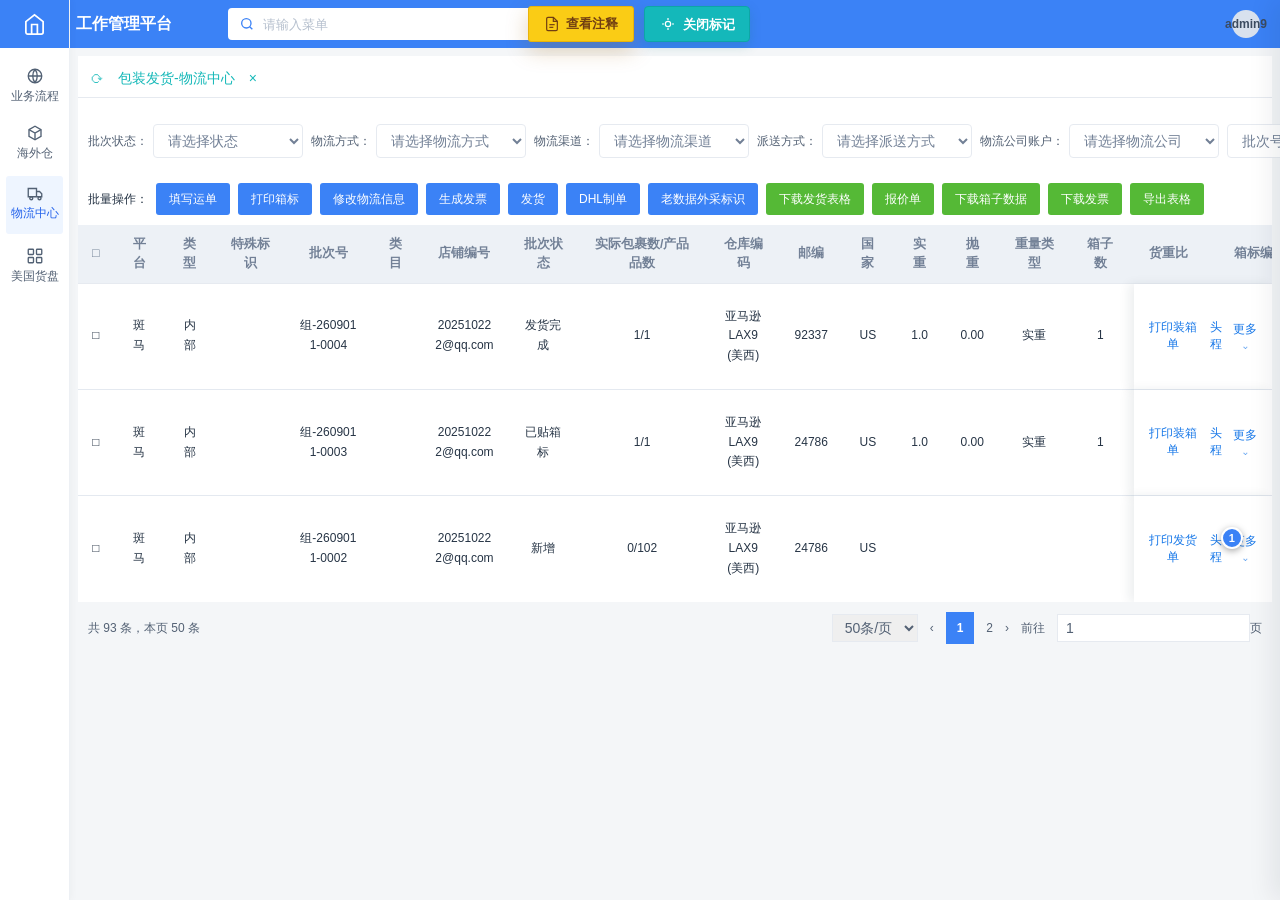
<file: packaging-shipping.html>
<!DOCTYPE html>
<html lang="zh-CN"><head><meta charset="UTF-8"><meta name="viewport" content="width=device-width,initial-scale=1"><title>包装发货-物流中心</title><link rel="stylesheet" href="styles.css"><script src="navigation.js" defer=""></script><style data-html-annotator-inline-style="">
[data-html-annotator-inline-root] { position: fixed; inset: 0; z-index: 2147483000; pointer-events: none; }
[data-html-annotator-inline-marker] { position: fixed; width: 22px; height: 22px; margin: -5px 0 0 -5px; border: 2px solid #fff; border-radius: 50%; box-shadow: 0 2px 7px rgba(0,0,0,.35); color: #fff; font: 700 11px/18px Arial,sans-serif; text-align: center; cursor: pointer; pointer-events: auto; }
[data-html-annotator-inline-marker][data-severity="info"] { background: #3b82f6; }
[data-html-annotator-inline-marker][data-severity="warning"] { background: #d97706; }
[data-html-annotator-inline-marker][data-severity="error"] { background: #dc2626; }
[data-html-annotator-inline-panel] { position: fixed; display: none; max-width: 360px; max-height: 260px; overflow: auto; padding: 12px 14px; border: 1px solid #334155; border-left: 3px solid #3b82f6; border-radius: 6px; background: #111827; color: #e5e7eb; box-shadow: 0 8px 28px rgba(0,0,0,.35); font: 13px/1.6 -apple-system,BlinkMacSystemFont,"Segoe UI",sans-serif; pointer-events: auto; }
[data-html-annotator-inline-panel][data-severity="warning"] { border-left-color: #d97706; }
[data-html-annotator-inline-panel][data-severity="error"] { border-left-color: #dc2626; }
[data-html-annotator-inline-panel] .html-annotator-inline-head { margin-bottom: 6px; color: #94a3b8; font-size: 11px; }
[data-html-annotator-inline-panel] p { margin: 0 0 8px; }
[data-html-annotator-inline-panel] p:last-child { margin-bottom: 0; }
[data-html-annotator-inline-panel] .html-annotator-inline-tags { margin-top: 8px; color: #94a3b8; font-size: 11px; }
</style><style data-html-annotator-document-rich-style="">
.notes-content .notes-document { color:#334155; font-size:13px; line-height:1.7; overflow-wrap:anywhere; }
.notes-content .notes-document h1,.notes-content .notes-document h2,.notes-content .notes-document h3 { color:#0f172a; font-weight:700; }
.notes-content .notes-document h1 { margin:0 0 16px; font-size:22px; }
.notes-content .notes-document h2 { margin:20px 0 10px; font-size:17px; }
.notes-content .notes-document h3 { margin:16px 0 8px; font-size:15px; }
.notes-content .notes-document p { margin:0 0 10px; }
.notes-content .notes-document ul,.notes-content .notes-document ol { margin:0 0 12px; padding-left:22px; }
.notes-content .notes-document blockquote { margin:12px 0; padding:8px 12px; border-left:3px solid #3b82f6; background:#f8fafc; color:#475569; }
.notes-content .notes-document pre { margin:12px 0; overflow:auto; padding:12px; border-radius:6px; background:#0f172a; color:#e2e8f0; }
.notes-content .notes-document code { font-family:ui-monospace,SFMono-Regular,Consolas,monospace; }
.notes-content .notes-document :not(pre)>code { padding:1px 4px; border-radius:4px; background:#f1f5f9; color:#0369a1; }
.notes-content .notes-document a { color:#2563eb; text-decoration:underline; }
.notes-content .notes-document img { display:block; max-width:100%; height:auto; margin:12px 0; }
.notes-content .notes-document table { width:100%; margin:12px 0; border-collapse:collapse; }
.notes-content .notes-document th,.notes-content .notes-document td { padding:7px 9px; border:1px solid #e2e8f0; text-align:left; vertical-align:top; }
.notes-content .notes-document th { background:#f8fafc; color:#0f172a; font-weight:600; }
.notes-content .notes-document del { color:#64748b; }
.notes-content .notes-document input[type="checkbox"] { margin-right:6px; }
.notes-content .notes-document hr { margin:18px 0; border:0; border-top:1px solid #e2e8f0; }
</style></head><body data-page="packaging-shipping"><aside class="app-nav"><div class="nav-brand"></div><nav class="nav-list"></nav></aside><main class="app-content"><header class="topbar"><div class="topbar-left"><h1>包装发货-物流中心</h1></div><div class="topbar-right"><button class="avatar">admin9</button></div></header><section class="packaging-page"><div class="packaging-tabs">⟳　包装发货-物流中心　×</div><div class="packaging-panel"><div class="packaging-filters"><label>批次状态：<select><option>请选择状态</option></select></label><label>物流方式：<select><option>请选择物流方式</option></select></label><label>物流渠道：<select><option>请选择物流渠道</option></select></label><label>派送方式：<select><option>请选择派送方式</option></select></label><label>物流公司账户：<select><option>请选择物流公司</option></select></label><select class="batch-select"><option>批次号</option></select><input class="batch-search" placeholder="可多条件搜索,英文逗号隔开"><button class="btn btn-primary">更多⌄</button><button class="btn btn-primary">查询</button><button class="btn btn-ghost">重置</button></div><div class="packaging-actions"><span>批量操作：</span><button class="btn btn-primary">填写运单</button><button class="btn btn-primary">打印箱标</button><button class="btn btn-primary">修改物流信息</button><button class="btn btn-primary">生成发票</button><button class="btn btn-primary">发货</button><button class="btn btn-primary">DHL制单</button><button class="btn btn-primary">老数据外采标识</button><button class="btn btn-success">下载发货表格</button><button class="btn btn-success">报价单</button><button class="btn btn-success">下载箱子数据</button><button class="btn btn-success">下载发票</button><button class="btn btn-success">导出表格</button></div><div class="packaging-table"><table class="data-table"><thead><tr><th>□</th><th>平台</th><th>类型</th><th>特殊标识</th><th>批次号</th><th>类目</th><th>店铺编号</th><th>批次状态</th><th>实际包裹数/产品品数</th><th>仓库编码</th><th>邮编</th><th>国家</th><th>实重</th><th>抛重</th><th>重量类型</th><th>箱子数</th><th>货重比</th><th>箱标编码</th><th>物流货代</th><th>物流方式</th><th>派送方式</th><th>物流渠道</th><th>运单号</th><th>操作</th></tr></thead><tbody><tr><td>□</td><td>斑马</td><td>内部</td><td></td><td>组-260901<br>1-0004</td><td></td><td>20251022<br>2@qq.com</td><td>发货完成</td><td>1/1</td><td>亚马逊<br>LAX9<br>(美西)</td><td>92337</td><td>US</td><td>1.0</td><td>0.00</td><td>实重</td><td>1</td><td>1000000</td><td>378888884444</td><td>华国跨境货代</td><td>海运</td><td>UPS派</td><td>美森限时达</td><td>SFD3215315</td><td class="row-actions"><button class="link-btn">打印装箱单</button><button class="link-btn head-course">头程</button><button class="link-btn">更多⌄</button></td></tr><tr><td>□</td><td>斑马</td><td>内部</td><td></td><td>组-260901<br>1-0003</td><td></td><td>20251022<br>2@qq.com</td><td>已贴箱标</td><td>1/1</td><td>亚马逊<br>LAX9<br>(美西)</td><td>24786</td><td>US</td><td>1.0</td><td>0.00</td><td>实重</td><td>1</td><td>1000000</td><td>287877777777</td><td></td><td>海运</td><td>UPS派</td><td>加班派配</td><td>—</td><td class="row-actions"><button class="link-btn">打印装箱单</button><button class="link-btn head-course">头程</button><button class="link-btn">更多⌄</button></td></tr><tr><td>□</td><td>斑马</td><td>内部</td><td></td><td>组-260901<br>1-0002</td><td></td><td>20251022<br>2@qq.com</td><td>新增</td><td>0/102</td><td>亚马逊<br>LAX9<br>(美西)</td><td>24786</td><td>US</td><td></td><td></td><td></td><td></td><td></td><td></td><td></td><td>海运</td><td></td><td></td><td></td><td class="row-actions"><button class="link-btn">打印发货单</button><button class="link-btn head-course" data-annotation-id="ann-1788936301093">头程</button><button class="link-btn">更多⌄</button></td></tr></tbody></table></div><footer class="packaging-footer">共 93 条，本页 50 条 <span></span><select><option>50条/页</option></select>　‹　<b>1</b>　2　›　前往　<input value="1"> 页</footer></div></section></main><div class="modal-overlay" id="head-modal"><div class="modal head-modal"><div class="modal-head"><h3>头程-批次号:组-260818-0001　业务员：I-SVIP</h3><button class="close" data-close="">×</button></div><div class="head-steps"><span>✓<b>新增</b><small>(等待物流中心包装)</small></span><i></i><span>✓<b>包装中</b></span><i></i><span class="current">3<b>包装完成</b></span><i></i><span>4<b>已传箱标</b></span><i></i><span>5<b>已贴箱标</b></span><i></i><span>6<b>已填运单</b></span><i></i><span>7<b>发货完成</b></span></div><div class="head-content"><aside><h3>基础信息</h3><label>物流方式<select><option>海运</option></select></label><label>货件追踪编号<input placeholder="8位货件追踪编号"></label><label>收货信息<div class="inline-fields"><select><option>亚马逊</option></select><select><option>美国</option></select><select><option>LGB8(美西)</option></select></div></label><p>州：CA<br>城市：Rialto<br>邮编：96595-12312<br>地址：1568 N Linden Ave</p><label>备注<textarea placeholder="请输入备注"></textarea></label><button class="btn btn-primary">上传</button> <button class="btn btn-ghost">打印</button> <button class="btn btn-ghost">下载</button></aside><div class="head-box"><h3>装箱信息</h3><div class="head-toolbar"><button class="btn btn-success">分仓</button><button class="btn btn-primary">打印装箱单</button><button class="btn btn-primary">打印箱标</button></div><table class="data-table"><thead><tr><th>图片</th><th>基本信息</th><th>数量</th><th>箱子1</th></tr></thead><tbody><tr><td>🎨</td><td>asin：X0548eszc6<br>fnsku：X0548eszc6<br>颜色：白色<br>尺码：40*50</td><td>23</td><td>23</td></tr><tr><td></td><td>总数</td><td>23</td><td>23</td></tr><tr><td></td><td>重量/kg<br><em>重量/磅</em></td><td></td><td>10<br><em>22.0</em></td></tr></tbody></table></div></div></div></div><script>document.querySelectorAll('.head-course').forEach(function(b){b.onclick=function(){document.getElementById('head-modal').classList.add('open')}});document.querySelector('[data-close]').onclick=function(){document.getElementById('head-modal').classList.remove('open')};document.getElementById('head-modal').onclick=function(e){if(e.target===this)this.classList.remove('open')};</script>
<div data-html-annotator-inline-root=""><button type="button" data-html-annotator-inline-marker="" data-annotation-id="ann-1788936301093" data-severity="info" data-annotation-index="0" data-annotation-updated-at="2026-09-09T06:45:07.390Z" data-target-selector="main.app-content > section.packaging-page > div.packaging-panel:nth-of-type(2) > div.packaging-table:nth-of-type(3) > table.data-table > tbody > tr:nth-of-type(3) > td.row-actions:nth-of-type(24) > button.link-btn.head-course:nth-of-type(2)" data-target-tag="BUTTON" data-target-classes="[&quot;link-btn&quot;,&quot;head-course&quot;]" data-target-text="头程" data-target-child-count="0" data-target-depth="10">1</button><div data-html-annotator-inline-panel="" data-annotation-id="ann-1788936301093" data-severity="info"><div class="html-annotator-inline-head">标注 · BUTTON</div><div><p>点击这里</p></div></div><button type="button" data-html-annotator-inline-marker="" data-annotation-id="ann-1789003818888" data-severity="info" data-annotation-index="1" data-annotation-updated-at="2026-09-10T01:31:00.896Z" data-target-selector="div#head-modal > div.modal.head-modal > div.head-content:nth-of-type(3) > aside > div.head-label-actions > button.btn.btn-primary.head-upload:nth-of-type(1)" data-target-tag="BUTTON" data-target-classes="[&quot;btn&quot;,&quot;btn-primary&quot;,&quot;head-upload&quot;]" data-target-text="上传" data-target-child-count="0" data-target-depth="7">2</button><div data-html-annotator-inline-panel="" data-annotation-id="ann-1789003818888" data-severity="info"><div class="html-annotator-inline-head">标注 · BUTTON</div><div><p>当状态为包装完成时，会有上传箱标的按钮，点击这里</p></div></div><button type="button" data-html-annotator-inline-marker="" data-annotation-id="ann-1789003870280" data-severity="info" data-annotation-index="2" data-annotation-updated-at="2026-09-10T01:43:30.903Z" data-target-selector="div#head-upload-modal > div.head-upload-modal > div.head-upload-footer:nth-of-type(3) > button.btn.btn-primary:nth-of-type(2)" data-target-tag="BUTTON" data-target-classes="[&quot;btn&quot;,&quot;btn-primary&quot;]" data-target-text="上传箱标文件" data-target-child-count="0" data-target-depth="5">3</button><div data-html-annotator-inline-panel="" data-annotation-id="ann-1789003870280" data-severity="info"><div class="html-annotator-inline-head">标注 · BUTTON</div><div><p>点击后需要判断货仓类型是否为【海外仓&amp;美国&amp;美国货盘海外仓】</p><p>不是就走原逻辑</p><p>是就按以下逻辑处理：</p><ul><li><p>判断当前表单的必填项等（沿用原逻辑判断）</p></li><li><p>调用海外仓配货入库单接口/oms/api/warehouse/inbound_form，异常就报错，创建成功就进行下一步</p></li><li><p>拿到箱标信息，将箱标信息和本次头程批次号进行关联，成功后toast提示“上传箱标文件成功”</p></li><li><p>关闭当前弹窗，把箱标文件回显到箱标文本下方（沿用原本逻辑）</p></li></ul><p></p></div></div></div><script data-html-annotator-inline-script="">
(function () {
  var root = document.querySelector('[data-html-annotator-inline-root]');
  if (!root) return;
  function depth(element) {
    var value = 0;
    while (element && element.parentElement) { value++; element = element.parentElement; }
    return value;
  }
  function findById(id) {
    var all = document.querySelectorAll('[data-annotation-id]');
    for (var i = 0; i < all.length; i++) {
      if (!root.contains(all[i]) && all[i].getAttribute('data-annotation-id') === id) return all[i];
    }
    return null;
  }
  function findBySelector(marker) {
    var selector = marker.getAttribute('data-target-selector');
    if (!selector) return null;
    try {
      var all = document.querySelectorAll(selector);
      for (var i = 0; i < all.length; i++) if (!root.contains(all[i])) return all[i];
    } catch (_) {}
    return null;
  }
  function findByFingerprint(marker) {
    var tag = marker.getAttribute('data-target-tag');
    if (!tag) return null;
    var classes = [];
    try { classes = JSON.parse(marker.getAttribute('data-target-classes') || '[]'); } catch (_) {}
    var text = marker.getAttribute('data-target-text') || '';
    var childCount = Number(marker.getAttribute('data-target-child-count'));
    var targetDepth = Number(marker.getAttribute('data-target-depth'));
    var all = document.querySelectorAll(tag);
    for (var i = 0; i < all.length; i++) {
      var element = all[i];
      if (root.contains(element)) continue;
      var elementText = (element.textContent || '').slice(0, 50).trim();
      if (element.children.length === childCount && depth(element) === targetDepth && elementText === text && element.classList.length === classes.length && classes.every(function (name) { return element.classList.contains(name); })) return element;
    }
    return null;
  }
  function targetFor(marker) {
    var id = marker.getAttribute('data-annotation-id');
    var target = findById(id) || findBySelector(marker) || findByFingerprint(marker);
    if (target && target.getAttribute('data-annotation-id') !== id) target.setAttribute('data-annotation-id', id);
    return target;
  }
  function panelFor(id) {
    var panels = root.querySelectorAll('[data-html-annotator-inline-panel]');
    for (var i = 0; i < panels.length; i++) if (panels[i].getAttribute('data-annotation-id') === id) return panels[i];
    return null;
  }
  function position() {
    root.querySelectorAll('[data-html-annotator-inline-marker]').forEach(function (marker) {
      var target = targetFor(marker);
      var panel = panelFor(marker.getAttribute('data-annotation-id'));
      if (!target || target.getClientRects().length === 0) {
        marker.style.display = 'none';
        if (panel) panel.style.display = 'none';
        return;
      }
      var rect = target.getBoundingClientRect();
      marker.style.display = 'block';
      marker.style.left = rect.right + 'px';
      marker.style.top = rect.top + 'px';
    });
  }
  root.querySelectorAll('[data-html-annotator-inline-marker]').forEach(function (marker) {
    marker.addEventListener('click', function (event) {
      event.preventDefault(); event.stopPropagation();
      var panel = panelFor(marker.getAttribute('data-annotation-id'));
      root.querySelectorAll('[data-html-annotator-inline-panel]').forEach(function (item) { if (item !== panel) item.style.display = 'none'; });
      if (!panel) return;
      panel.style.display = panel.style.display === 'block' ? 'none' : 'block';
      var rect = marker.getBoundingClientRect();
      panel.style.left = Math.max(12, Math.min(rect.right + 8, window.innerWidth - panel.offsetWidth - 12)) + 'px';
      panel.style.top = Math.max(12, Math.min(rect.top, window.innerHeight - panel.offsetHeight - 12)) + 'px';
    });
  });
  document.addEventListener('click', function (event) { if (!root.contains(event.target)) root.querySelectorAll('[data-html-annotator-inline-panel]').forEach(function (item) { item.style.display = 'none'; }); });
  window.addEventListener('scroll', position, true);
  window.addEventListener('resize', position);
  var pending = false;
  new MutationObserver(function (records) {
    var relevant = records.some(function (record) { return !root.contains(record.target); });
    if (!relevant || pending) return;
    pending = true;
    setTimeout(function () { pending = false; position(); }, 0);
  }).observe(document.body, { childList: true, subtree: true, attributes: true, attributeFilter: ['class', 'style', 'hidden'] });
  position();
})();
</script><template data-html-annotator-document-template=""><article class="notes-document" data-html-annotator-injected-document=""><h1>该页面只修改头程-批次号弹窗里上传箱标的逻辑</h1>
<h2>并且只针对海外仓美国货盘特殊处理</h2>
<h2>上传箱标入口</h2>
<h3>入口规则 （沿用之前的逻辑）</h3>
<ul>
<li>只有当前批次状态为“包装完成”时，基础信息区域才展示箱标“上传”按钮。</li>
<li>点击“上传”后打开“上传箱标”弹窗，并保留当前头程批次号作为本次上传的关联上下文。</li>
<li>上传弹窗打开后，当前头程弹窗保持在当前批次，不允许将箱标关联到其他批次。</li>
</ul>
<h2>上传箱标弹窗</h2>
<h3>上传箱标流程</h3>
<p>点击“上传箱标文件”后按以下流程处理：</p>
<ol>
<li>校验当前表单必填项，校验失败时停止提交并提示对应字段错误。</li>
<li>判断当前地址组合是否为“海外仓&amp;美国&amp;美国货盘海外仓”。</li>
<li>如果不是目标地址组合，沿用原有箱标上传逻辑处理，不改变原有分支行为。</li>
<li>如果是目标地址组合，调用海外仓配货入库单接口 <code>/oms/api/warehouse/inbound_form</code>。</li>
<li>接口异常时展示错误信息，不关闭上传弹窗，不建立批次关联，不展示成功提示；具体错误文案沿用接口返回或原有错误处理规则。</li>
<li>接口创建成功后，获取本次生成或上传的箱标信息。</li>
<li>将箱标信息与当前头程批次号关联，确保箱标归属当前批次。</li>
<li>关联成功后提示 <code>上传箱标文件成功</code>。</li>
<li>关闭上传箱标弹窗，并在头程弹窗的“箱标”文本下方回显箱标文件信息，沿用原有回显逻辑。</li>
<li>上传成功后的头程状态是否由接口自动推进为“已传箱标”，需与现有状态流转保持一致；状态写入归属待确认，前端不应重复推进造成状态不一致。</li>
</ol>
<h2>接口及数据关联</h2>
<table>
<thead>
<tr>
<th>接口/数据</th>
<th>用途</th>
<th>规则</th>
</tr>
</thead>
<tbody><tr>
<td><code>/oms/api/warehouse/inbound_form</code></td>
<td>为目标仓库组合创建海外仓配货入库单</td>
<td>仅对“海外仓&amp;美国&amp;美国货盘海外仓”分支调用；异常时终止后续流程</td>
</tr>
<tr>
<td>箱标信息</td>
<td>获取本次上传成功后的箱标文件或箱标编码信息</td>
<td>必须与当前头程批次号建立关联后，才允许提示成功并回显</td>
</tr>
<tr>
<td>头程批次号</td>
<td>标识本次箱标上传归属的批次</td>
<td>从进入头程弹窗的当前批次上下文取得，不允许由用户重新选择</td>
</tr>
</tbody></table>
<p>接口请求字段、响应字段、幂等标识和箱标信息的具体结构待后端接口定义确认。</p>
<h2>上传结果及异常处理</h2>
<ul>
<li>必填字段为空：对应字段标红并提示不能为空，阻止提交。</li>
<li>目标仓库组合识别失败：不得误调用海外仓配货入库单接口，按原有逻辑或错误处理规则处理；具体提示待确认。</li>
<li>海外仓配货入库单接口异常：保留用户已填写内容，允许修正后重试，不产生成功关联。</li>
<li>箱标信息获取失败或批次关联失败：不关闭弹窗，不展示“上传箱标文件成功”，并提示失败原因。</li>
<li>用户点击“关闭”、右上角关闭或遮罩关闭：取消本次未提交操作，当前表单内容是否保留待确认。</li>
<li>重复点击提交：应避免同一批次重复创建入库单或重复关联箱标，幂等和重复上传规则待确认。</li>
</ul>
<h2>页面刷新及回显</h2>
<ul>
<li>上传成功后关闭上传箱标弹窗，保留头程弹窗打开。</li>
<li>箱标信息回显在头程弹窗基础信息区域的“箱标”文本下方。</li>
<li>页面主表格中的箱标编码、批次状态等字段应与最新服务端数据保持一致；是否立即刷新整行数据待确认。</li>
<li>关闭头程弹窗后再次打开，应读取并展示已关联的箱标信息，不依赖当前浏览器临时状态。</li>
</ul>
</article></template><script data-html-annotator-document-runtime="">
(function () {
  var template = document.querySelector('[data-html-annotator-document-template]');
  if (!template) return;
  function applyDocument() {
    var content = document.querySelector('#notes-panel .notes-content, .notes-panel .notes-content');
    if (!content || content.querySelector('[data-html-annotator-injected-document]')) return;
    content.innerHTML = template.innerHTML;
  }
  applyDocument();
  var observer = new MutationObserver(applyDocument);
  observer.observe(document.documentElement, { childList: true, subtree: true });
  document.addEventListener('DOMContentLoaded', applyDocument);
  window.addEventListener('load', applyDocument);
})();
</script></body></html>
</file>
<file: styles.css>
/* ========== Design Tokens ========== */
:root{
  --primary:#2563eb;--primary-hover:#1d4ed8;--primary-soft:#dbeafe;
  --bg:#f1f5f9;--surface:#ffffff;--surface-2:#f8fafc;
  --border:#e2e8f0;--border-2:#cbd5e1;
  --ink:#1e293b;--muted:#64748b;--muted-2:#94a3b8;
  --success:#16a34a;--success-soft:#dcfce7;
  --warning:#d97706;--warning-soft:#fef3c7;
  --danger:#dc2626;--danger-soft:#fef2f2;
  --info:#0891b2;--info-soft:#cffafe;
  --sidebar-w:240px;--topbar-h:56px;--notes-panel-w:420px;
  --radius-sm:6px;--radius-md:10px;--radius-lg:16px;
  --shadow-sm:0 1px 2px rgba(0,0,0,.05);
  --shadow-md:0 4px 6px -1px rgba(0,0,0,.07),0 2px 4px -2px rgba(0,0,0,.05);
  --shadow-lg:0 10px 15px -3px rgba(0,0,0,.08),0 4px 6px -4px rgba(0,0,0,.05);
  --font:-apple-system,BlinkMacSystemFont,'PingFang SC','Microsoft YaHei','Segoe UI',sans-serif;
  --font-mono:'SF Mono','Fira Code','Consolas',monospace;
}

/* ========== Reset ========== */
*{box-sizing:border-box;margin:0;padding:0}
html{scroll-behavior:smooth}
body{font-family:var(--font);background:var(--bg);color:var(--ink);font-size:14px;line-height:1.5;-webkit-font-smoothing:antialiased}
a{color:inherit;text-decoration:none}
button{font-family:inherit;cursor:pointer;border:none;background:none}
input,select{font-family:inherit;font-size:14px}
table{border-collapse:collapse;width:100%}

/* ========== App Shell ========== */
.app-nav{position:fixed;inset:0 auto 0 0;width:var(--sidebar-w);background:var(--ink);color:#cbd5e1;display:flex;flex-direction:column;z-index:100}
.app-content{margin-left:var(--sidebar-w);min-height:100vh}

/* ========== Sidebar Nav ========== */
.nav-brand{padding:18px 20px 14px;font-size:16px;font-weight:700;color:#fff;display:flex;align-items:center;gap:8px;border-bottom:1px solid rgba(255,255,255,.08)}
.nav-brand svg{width:22px;height:22px;flex-shrink:0}
.nav-list{flex:1;padding:10px 8px;overflow-y:auto}
.nav-list a,.nav-group-toggle{display:flex;align-items:center;gap:10px;min-height:40px;color:#94a3b8;font-size:13.5px;transition:background .15s,color .15s}
.nav-primary,.nav-group-toggle{padding:9px 12px;border-radius:6px}
.nav-list a:hover,.nav-group-toggle:hover{background:rgba(255,255,255,.06);color:#e2e8f0}
.nav-list a.active{background:rgba(37,99,235,.2);color:#fff}
.nav-list a svg,.nav-group-toggle>svg:not(.nav-chevron){width:18px;height:18px;flex-shrink:0;stroke-width:1.8}
.nav-group{margin:2px 0}
.nav-group-toggle{list-style:none;cursor:pointer;user-select:none}
.nav-group-toggle::-webkit-details-marker{display:none}
.nav-group-toggle>span{min-width:0;flex:1}
.nav-group-current>.nav-group-toggle{color:#fff}
.nav-chevron{width:15px;height:15px;flex:0 0 auto;color:#64748b;transition:transform .18s ease}
.nav-group:not([open]) .nav-chevron{transform:rotate(-90deg)}
.nav-children{position:relative;display:grid;gap:2px;padding:2px 0 5px 34px}
.nav-children::before{content:"";position:absolute;top:2px;bottom:7px;left:13px;width:1px;background:rgba(148,163,184,.2)}
.nav-list .nav-child{position:relative;min-height:34px;padding:7px 10px 7px 16px;border-radius:5px;font-size:13px}
.nav-child::before{content:"";position:absolute;left:4px;top:50%;width:4px;height:4px;border-radius:50%;background:#64748b;transform:translateY(-50%)}
.nav-child.active::before{background:#60a5fa}
.nav-footer{padding:12px 20px;border-top:1px solid rgba(255,255,255,.08);font-size:12px;color:#64748b}

/* ========== Top Bar ========== */
.topbar{height:var(--topbar-h);background:var(--surface);border-bottom:1px solid var(--border);display:flex;align-items:center;justify-content:space-between;padding:0 24px;position:sticky;top:0;z-index:50}
.topbar-left{display:flex;align-items:center;gap:12px}
.topbar-left h1{font-size:16px;font-weight:600}
.topbar-right{display:flex;align-items:center;gap:12px}
.topbar-right .user{display:flex;align-items:center;gap:8px;font-size:13px;color:var(--muted)}
.topbar-right .avatar{width:30px;height:30px;border-radius:50%;background:var(--primary);color:#fff;display:flex;align-items:center;justify-content:center;font-size:12px;font-weight:600}
.topbar-right button.avatar{padding:0;border:2px solid transparent;box-shadow:0 0 0 1px transparent;transition:transform .15s,box-shadow .15s,border-color .15s}
.topbar-right button.avatar:hover{transform:translateY(-1px);box-shadow:0 3px 8px rgba(15,23,42,.18)}
.topbar-right button.avatar:focus-visible{outline:none;border-color:#fff;box-shadow:0 0 0 3px var(--primary-soft)}
.topbar-right .avatar.avatar--super{background:#2563eb}
.topbar-right .avatar.avatar--company{background:#0f766e}
.topbar-right .avatar.avatar--group{background:#7c3aed}
.topbar-right .avatar.avatar--sales{background:#c2410c}

/* ========== Notes Panel ========== */
.app-content{transition:margin-right .2s ease}
.notes-toggle{height:38px;white-space:nowrap}
button.notes-toggle-floating{position:fixed;top:50%;right:16px;z-index:160;transform:translateY(-50%);touch-action:none;cursor:grab;background:#facc15;border-color:#eab308;color:#713f12;font-weight:700;box-shadow:0 8px 22px rgba(161,98,7,.28);transition:right .2s ease,background .15s,border-color .15s,box-shadow .15s}
button.notes-toggle-floating{left:calc(50% - 112px)!important;right:auto!important;top:6px!important;bottom:auto!important;transform:none!important;width:106px;height:36px;justify-content:center;cursor:pointer;z-index:220}
button.notes-toggle-floating:hover{background:#fde047;border-color:#ca8a04;color:#713f12;box-shadow:0 10px 26px rgba(161,98,7,.34)}
.notes-toggle-floating:active,body.notes-dragging .notes-toggle-floating{cursor:grabbing}
body.notes-dragging .notes-toggle-floating{transition:none}
body.notes-open .notes-toggle-floating{right:calc(var(--notes-panel-w) + 16px)}
.notes-panel{position:fixed;inset:0 0 0 auto;width:var(--notes-panel-w);background:var(--surface);border-left:1px solid var(--border);box-shadow:-8px 0 24px rgba(15,23,42,.08);z-index:180;display:flex;flex-direction:column;transform:translateX(100%);transition:transform .2s ease}
body.notes-open .notes-panel{transform:translateX(0)}
body.notes-open .app-content{margin-right:var(--notes-panel-w)}
.notes-resizer{position:absolute;inset:0 auto 0 -5px;width:10px;z-index:2;cursor:col-resize;touch-action:none;outline:none}
.notes-resizer::after{content:"";position:absolute;top:50%;left:4px;width:2px;height:46px;border-radius:2px;background:var(--border-2);transform:translateY(-50%);opacity:0;transition:opacity .15s,background .15s}
.notes-resizer:hover::after,.notes-resizer:focus-visible::after,body.notes-resizing .notes-resizer::after{opacity:1;background:var(--primary)}
body.notes-resizing{cursor:col-resize;user-select:none}
body.notes-resizing .notes-panel,body.notes-resizing .app-content{transition:none}
.notes-panel-head{height:56px;padding:0 18px;border-bottom:1px solid var(--border);display:flex;align-items:center;justify-content:space-between;flex:0 0 auto}
.notes-panel-head h2{font-size:15px;font-weight:600}
.notes-close{width:30px;height:30px;border-radius:6px;color:var(--muted);font-size:20px;display:flex;align-items:center;justify-content:center}
.notes-close:hover{background:var(--surface-2);color:var(--ink)}
.notes-content{padding:16px;flex:1;min-height:0;overflow-y:auto}
.notes-empty{height:100%;min-height:240px;display:flex;flex-direction:column;align-items:center;justify-content:center;color:var(--muted-2);gap:10px}
.notes-empty svg{width:34px;height:34px}
.notes-empty p{font-size:13px}
.notes-loading{padding:24px 4px;color:var(--muted);font-size:13px}
.notes-document{color:var(--ink);font-size:12.5px;line-height:1.7}
.notes-document h1{font-size:18px;line-height:1.4;margin:0 0 18px;font-weight:700}
.notes-document h2{font-size:15px;line-height:1.45;margin:22px 0 9px;padding-top:16px;border-top:1px solid var(--border);font-weight:700}
.notes-document h1+h2{margin-top:0}
.notes-document h3{font-size:13.5px;line-height:1.45;margin:18px 0 8px;font-weight:700}
.notes-document p{margin:0 0 10px;color:#475569}
.notes-document ul,.notes-document ol{margin:0 0 12px;padding-left:20px;color:#475569}
.notes-document li{margin:4px 0;padding-left:2px}
.notes-document code{padding:1px 4px;border-radius:4px;background:var(--surface-2);border:1px solid var(--border);font-family:var(--font-mono);font-size:11.5px;color:var(--primary-hover)}
.notes-table-wrap{width:100%;overflow-x:auto;margin:8px 0 12px;border:1px solid var(--border);border-radius:6px}
.notes-document table{width:max-content;min-width:100%;font-size:11.5px;line-height:1.5}
.notes-document th,.notes-document td{padding:7px 9px;border-right:1px solid var(--border);border-bottom:1px solid var(--border);text-align:left;vertical-align:top;white-space:nowrap}
.notes-document th{background:var(--surface-2);font-weight:600;color:var(--ink)}
.notes-document td{color:#475569}
.notes-document th:last-child,.notes-document td:last-child{border-right:0}
.notes-document tbody tr:last-child td{border-bottom:0}
.notes-gallery{display:grid;gap:12px}
.notes-reference-section{margin-top:24px;padding-top:18px;border-top:1px solid var(--border)}
.notes-reference-section>h2{margin:0 0 12px;font-size:15px}
.notes-image-card{width:100%;overflow:hidden;border:1px solid var(--border);border-radius:6px;background:var(--surface);text-align:left;transition:border-color .15s,box-shadow .15s}
.notes-image-card:hover{border-color:var(--primary);box-shadow:var(--shadow-sm)}
.notes-image-card:focus-visible{outline:none;border-color:var(--primary);box-shadow:0 0 0 3px var(--primary-soft)}
.notes-image-card img{width:100%;aspect-ratio:16/8;display:block;object-fit:cover;object-position:left top;background:var(--surface-2)}
.notes-image-card span{display:block;padding:9px 10px;font-size:12.5px;font-weight:600;color:var(--ink)}
.notes-preview{display:none;position:fixed;inset:0;z-index:300;background:rgba(15,23,42,.82);padding:54px 28px 24px;align-items:center;justify-content:center;flex-direction:column;gap:10px}
.notes-preview.open{display:flex}
.notes-preview img{display:block;max-width:min(1500px,96vw);max-height:calc(100vh - 110px);object-fit:contain;background:#fff;box-shadow:var(--shadow-lg)}
.notes-preview-caption{color:#fff;font-size:13px}
.notes-preview-close{position:absolute;top:14px;right:18px;width:36px;height:36px;border-radius:6px;background:rgba(255,255,255,.14);color:#fff;font-size:26px;display:flex;align-items:center;justify-content:center}
.notes-preview-close:hover{background:rgba(255,255,255,.24)}
.notes-backdrop{display:none;position:fixed;inset:0;background:rgba(15,23,42,.35);z-index:170}

/* ========== Role Switcher ========== */
.modal.role-modal{width:440px;overflow:hidden}
.role-modal .modal-head{padding:18px 20px}
.role-modal .modal-body{padding:16px 20px 20px}
.role-modal .modal-footer{padding:14px 20px}
.role-current{font-size:12px;color:var(--muted);margin-bottom:12px}
.role-list{display:grid;gap:8px}
.role-option{width:100%;min-height:66px;border:1px solid var(--border);border-radius:8px;padding:10px 12px;display:flex;align-items:center;gap:12px;text-align:left;background:var(--surface);transition:border-color .15s,background .15s,box-shadow .15s}
.role-option:hover{border-color:var(--border-2);background:var(--surface-2)}
.role-option:focus-visible{outline:none;border-color:var(--primary);box-shadow:0 0 0 3px var(--primary-soft)}
.role-option.selected{border-color:var(--primary);background:rgba(37,99,235,.05);box-shadow:0 0 0 1px var(--primary)}
.role-option-avatar{width:38px;height:38px;border-radius:50%;display:flex;align-items:center;justify-content:center;flex:0 0 auto;background:var(--primary);color:#fff;font-size:12px;font-weight:700}
.role-option-avatar.company{background:#0f766e}
.role-option-avatar.group{background:#7c3aed}
.role-option-avatar.sales{background:#c2410c}
.role-option-copy{min-width:0;flex:1}
.role-option-name{font-size:13.5px;font-weight:600;color:var(--ink)}
.role-option-desc{font-size:12px;color:var(--muted);margin-top:2px}
.role-option-check{width:18px;height:18px;border:1.5px solid var(--border-2);border-radius:50%;display:flex;align-items:center;justify-content:center;flex:0 0 auto}
.role-option.selected .role-option-check{border-color:var(--primary);background:var(--primary)}
.role-option.selected .role-option-check::after{content:"";width:6px;height:6px;border-radius:50%;background:#fff}

/* ========== Searchable Multi Select ========== */
.filter-group.dynamic-filter{align-items:flex-end}
.filter-group.dynamic-filter>label{display:block;margin-bottom:5px}
.multi-select{position:relative;width:170px}
.multi-select-trigger{width:100%;height:34px;padding:0 9px 0 10px;border:1px solid var(--border);border-radius:var(--radius-sm);background:var(--surface);display:flex;align-items:center;justify-content:space-between;gap:8px;color:var(--muted);font-size:13px;text-align:left}
.multi-select-trigger:hover{border-color:var(--border-2)}
.multi-select-trigger:focus-visible{outline:none;border-color:var(--primary);box-shadow:0 0 0 3px var(--primary-soft)}
.multi-select-trigger.has-value{color:var(--ink)}
.multi-select-trigger svg{width:14px;height:14px;flex:0 0 auto;transition:transform .15s}
.multi-select.open .multi-select-trigger svg{transform:rotate(180deg)}
.multi-select-menu{display:none;position:absolute;z-index:160;top:calc(100% + 5px);left:0;width:220px;background:var(--surface);border:1px solid var(--border);border-radius:8px;box-shadow:var(--shadow-lg);overflow:hidden}
.multi-select.open .multi-select-menu{display:block}
.multi-select-search{padding:8px;border-bottom:1px solid var(--border)}
.multi-select-search input{width:100%;height:31px;padding:0 9px;border:1px solid var(--border);border-radius:5px;outline:none;font-size:12.5px}
.multi-select-search input:focus{border-color:var(--primary)}
.multi-select-options{max-height:190px;overflow-y:auto;padding:5px}
.multi-select-option{display:flex;align-items:center;gap:8px;padding:7px 8px;border-radius:5px;font-size:12.5px;cursor:pointer;color:var(--ink)}
.multi-select-option:hover{background:var(--surface-2)}
.multi-select-option input{width:14px;height:14px;accent-color:var(--primary)}
.multi-select-empty{padding:14px 8px;text-align:center;font-size:12px;color:var(--muted)}

/* ========== Data Table Utilities ========== */
.table-scroll{width:100%;overflow-x:auto}
.table-scroll .data-table{min-width:980px}
#inv-table{min-width:850px}
.data-table .scope-cell{white-space:nowrap;min-width:86px}
.table-header-label{display:inline-flex;align-items:center;justify-content:flex-end;gap:4px;white-space:nowrap}
.table-header-help{position:relative;width:14px;height:14px;border:1px solid var(--muted-2);border-radius:50%;display:inline-flex;align-items:center;justify-content:center;color:var(--muted);font-size:10px;font-weight:700;line-height:1;cursor:help}
.table-header-help:hover,.table-header-help:focus-visible{border-color:var(--primary);color:var(--primary);outline:none;background:var(--primary-soft)}
.table-help-tooltip{position:fixed;z-index:400;width:220px;padding:8px 10px;border-radius:6px;background:var(--ink);color:#fff;font-size:12px;line-height:1.5;text-align:left;box-shadow:var(--shadow-md);opacity:0;visibility:hidden;transform:translateY(-3px);transition:opacity .15s,transform .15s,visibility .15s;pointer-events:none}
.table-help-tooltip.show{opacity:1;visibility:visible;transform:translateY(0)}
.age-value{cursor:help;outline:none}
.age-value:focus-visible{box-shadow:0 0 0 3px var(--primary-soft)}
.age-detail-tooltip{position:fixed;z-index:410;min-width:352px;padding:0;border:1px solid var(--border-2);border-radius:7px;background:var(--surface);color:var(--ink);box-shadow:var(--shadow-lg);opacity:0;visibility:hidden;transform:translateY(-3px);transition:opacity .15s,transform .15s,visibility .15s;pointer-events:none;overflow:hidden}
.age-detail-tooltip.show{opacity:1;visibility:visible;transform:translateY(0)}
.age-detail-title{padding:9px 12px;border-bottom:1px solid var(--border);font-size:12.5px;font-weight:600;background:var(--surface-2)}
.age-detail-title span{margin-left:6px;color:var(--muted);font-family:var(--font-mono);font-weight:400}
.age-detail-tooltip table{font-size:12px}
.age-detail-tooltip th,.age-detail-tooltip td{padding:7px 12px;text-align:left;white-space:nowrap;border-bottom:1px solid var(--border)}
.age-detail-tooltip th{color:var(--muted);font-weight:500;background:var(--surface)}
.age-detail-tooltip tbody tr:last-child td{border-bottom:0}
.age-detail-tooltip tbody td:first-child{font-weight:600;color:var(--danger)}
.data-table .product-thumb{width:40px;height:40px;border-radius:6px;object-fit:cover;border:1px solid var(--border);display:block}
.table-actions{display:flex;align-items:center;justify-content:center;gap:6px;white-space:nowrap}
.btn-link{padding:4px 6px;color:var(--primary);font-size:12px;font-weight:600}
.btn-link:hover{color:var(--primary-hover);text-decoration:underline}

/* ========== Cargo Tray ========== */
.tray-toolbar{padding:0 18px;border-bottom:1px solid var(--border);display:flex;align-items:center;justify-content:space-between}
.tray-toolbar .tabs{border-bottom:none}
.tray-toolbar .tab{padding-top:13px;padding-bottom:13px}
.modal.mark-modal{width:820px;max-width:94vw;max-height:88vh}
.mark-modal .modal-body{padding:18px 22px}
.mark-scope-filters{display:flex;gap:14px;align-items:flex-end;margin-bottom:16px}
.mark-scope-filters .filter-group{display:block}
.mark-scope-filters .filter-group>label{display:block;margin-bottom:5px;color:var(--muted);font-size:12.5px}
.mark-scope-note{padding:9px 12px;background:var(--surface-2);border:1px solid var(--border);font-size:12.5px;color:var(--muted);margin-bottom:16px}
.mark-sku-table{border:1px solid var(--border);border-radius:8px;overflow:hidden}
.mark-sku-table .data-table{min-width:680px}
.mark-qty{width:92px;padding:6px 8px;border:1px solid var(--border);border-radius:5px;text-align:center;outline:none}
.mark-qty:focus{border-color:var(--primary)}
.mark-table-empty{text-align:center;padding:28px!important;color:var(--muted)!important}

/* ========== Login ========== */
.login-page-body{min-height:calc(100vh - var(--topbar-h));padding:32px;display:grid;place-items:center;background:var(--bg)}
.login-panel{width:400px;max-width:100%;background:var(--surface);border:1px solid var(--border);border-radius:8px;box-shadow:var(--shadow-md);overflow:hidden}
.login-panel-head{padding:22px 24px 18px;border-bottom:1px solid var(--border)}
.login-panel-head h2{font-size:18px;font-weight:700}
.login-panel-head p{font-size:12.5px;color:var(--muted);margin-top:4px}
.login-form{padding:22px 24px 24px}
.login-field{margin-bottom:16px}
.login-field label{display:block;font-size:12.5px;color:var(--muted);margin-bottom:6px}
.login-field input[type="text"],.login-field input[type="password"]{width:100%;height:38px;padding:0 11px;border:1px solid var(--border);border-radius:6px;outline:none;color:var(--ink);background:var(--surface)}
.login-field input:focus{border-color:var(--primary);box-shadow:0 0 0 3px var(--primary-soft)}
.remember-row{display:flex;align-items:center;gap:7px;margin:-2px 0 16px;font-size:12.5px;color:var(--muted)}
.remember-row input{accent-color:var(--primary)}
.verify-control{border:1px solid var(--border);border-radius:6px;padding:10px 12px;margin-bottom:18px;background:var(--surface-2)}
.verify-label{font-size:12.5px;color:var(--muted);margin-bottom:7px;display:flex;justify-content:space-between;gap:12px}
.verify-label strong{font-weight:600;color:var(--ink)}
.verify-control input[type="range"]{width:100%;height:6px;accent-color:var(--primary);cursor:pointer}
.login-submit{width:100%;height:38px;justify-content:center}

/* ========== Main Content ========== */
.page-body{padding:24px;container-type:inline-size}
.page-section{margin-bottom:24px}
.sku-content-grid{display:grid;grid-template-columns:minmax(0,1fr) 270px;gap:16px;align-items:start}
.sku-overview-grid{display:grid;grid-template-columns:repeat(4,minmax(0,1fr));gap:16px;align-items:stretch}
.sku-overview-stat{min-width:0;min-height:88px;display:grid;grid-template-columns:minmax(64px,1fr) auto;grid-template-rows:auto auto;align-items:center;column-gap:10px;padding:12px 14px}
.sku-overview-stat .stat-label{grid-column:1;grid-row:1;margin:0}
.sku-overview-stat .stat-value{grid-column:1;grid-row:2}
.stat-meta-row{grid-column:2;grid-row:1;display:flex;align-items:center;justify-content:flex-end;gap:5px;margin:0}
.stat-share{display:inline-flex;align-items:center;min-height:22px;padding:2px 8px;border-radius:5px;background:var(--surface-2);color:var(--muted);font-size:11.5px;font-weight:600}
.sku-overview-stat .stat-trend{grid-column:2;grid-row:2;justify-self:end;margin:0;white-space:nowrap}
.sku-overview-stat .stat-trend strong{font-weight:700}
.sku-overview-stat .trend-arrow{font-size:15px;font-weight:700;line-height:1}
.sku-overview-stat .table-header-help{width:13px;height:13px;font-size:9px}
.stat-card.sku-stat-total .stat-value{color:var(--primary)}
.stat-card.sku-stat-shelved .stat-value{color:var(--success)}
.stat-card.sku-stat-transit .stat-value{color:var(--warning)}
.stat-card.sku-stat-available .stat-value{color:#7c3aed}

/* ========== Stat Cards ========== */
.stat-grid{display:grid;grid-template-columns:repeat(5,1fr);gap:16px}
.stat-card{background:var(--surface);border:1px solid var(--border);border-radius:var(--radius-md);padding:18px 20px;position:relative;overflow:hidden;transition:border-color .15s}
.stat-card:hover{border-color:var(--border-2)}
.stat-card .stat-icon{position:absolute;top:14px;right:14px;width:36px;height:36px;border-radius:8px;display:flex;align-items:center;justify-content:center}
.stat-card .stat-icon svg{width:20px;height:20px}
.stat-card .stat-label{font-size:12.5px;color:var(--muted);margin-bottom:6px}
.stat-card .stat-value{font-size:24px;font-weight:700;color:var(--ink);line-height:1.2}
.tray-overview-grid{display:grid;grid-template-columns:repeat(4,minmax(0,1fr));gap:16px}
.tray-stat{min-height:112px;display:flex;flex-direction:column;justify-content:center}
.stat-card.tray-stat-sku .stat-value{color:var(--primary)}
.stat-card.tray-stat-total .stat-value{color:var(--success)}
.stat-card.tray-stat-available .stat-value{color:#7c3aed}
.stat-card.tray-stat-company .stat-value{color:var(--warning)}
.stat-card .stat-trend{font-size:12px;margin-top:6px;display:flex;align-items:center;gap:3px}
.stat-card .stat-trend.up{color:var(--success)}
.stat-card .stat-trend.down{color:var(--danger)}
.stat-card .stat-trend svg{width:14px;height:14px}

/* ========== Filter Bar ========== */
.filter-bar{background:var(--surface);border:1px solid var(--border);border-radius:var(--radius-md);padding:14px 18px;display:flex;align-items:center;gap:12px;flex-wrap:wrap}
.filter-group{display:flex;align-items:center;gap:6px}
.filter-group label{font-size:12.5px;color:var(--muted);white-space:nowrap}
.filter-bar .filter-group{display:block}
.filter-bar .filter-group>label{display:block;margin-bottom:5px}
.filter-bar select,.filter-bar input{padding:7px 10px;border:1px solid var(--border);border-radius:var(--radius-sm);background:var(--surface);color:var(--ink);font-size:13px;outline:none;transition:border-color .15s}
.filter-bar select:focus,.filter-bar input:focus{border-color:var(--primary)}
.filter-bar .multi-select-search input{width:100%!important;height:31px;padding:0 9px}
.filter-bar .filter-group .multi-select-option input{width:14px!important;min-width:14px!important;height:14px!important;padding:0;border:0;border-radius:0}
.filter-bar .spacer{flex:1}
.filter-actions{display:flex;align-items:center;gap:9px}
.btn{display:inline-flex;align-items:center;gap:6px;padding:7px 14px;font-size:13px;font-weight:500;border-radius:var(--radius-sm);transition:all .15s}
.btn svg{width:16px;height:16px}
.btn-primary{background:var(--primary);color:#fff}
.btn-primary:hover{background:var(--primary-hover)}
.btn-ghost{background:var(--surface-2);color:var(--ink);border:1px solid var(--border)}
.btn-ghost:hover{background:var(--bg)}
.btn-sm{padding:5px 10px;font-size:12px}
.btn-danger{background:var(--danger);color:#fff}
.btn-danger:hover{background:#b91c1c}

/* ========== Table ========== */
.table-wrap{background:var(--surface);border:1px solid var(--border);border-radius:var(--radius-md);overflow:hidden}
.table-head-bar{padding:14px 18px;border-bottom:1px solid var(--border);display:flex;align-items:center;justify-content:space-between}
.table-head-bar h3{font-size:15px;font-weight:600}
.data-table{width:100%;font-size:13px}
.data-table th{background:var(--surface-2);color:var(--muted);font-weight:600;text-align:center!important;padding:10px 14px;border-bottom:1px solid var(--border);white-space:nowrap;font-size:12.5px}
.data-table td{padding:10px 14px;border-bottom:1px solid var(--border);color:var(--ink);text-align:center!important}
.data-table .sku-column,.data-table .ownership-column{text-align:left!important}
.data-table tbody tr:hover{background:var(--surface-2)}
.data-table tbody tr:last-child td{border-bottom:none}
.data-table .sku-cell{display:flex;align-items:center;gap:8px}
.data-table .sku-img{width:32px;height:32px;border-radius:6px;background:var(--border);display:flex;align-items:center;justify-content:center;flex-shrink:0;font-size:11px;color:var(--muted)}
.sku-profile{display:flex;align-items:center;gap:9px;min-width:184px}
.sku-product-image{width:48px;height:48px;border-radius:6px;display:flex;align-items:center;justify-content:center;flex:0 0 auto;overflow:hidden;border:1px solid var(--border);background:var(--surface);transition:box-shadow .15s,transform .15s}
button.sku-product-image:hover{transform:scale(1.04);box-shadow:var(--shadow-sm)}
button.sku-product-image:focus-visible{outline:none;box-shadow:0 0 0 3px var(--primary-soft)}
.sku-product-image img{width:100%;height:100%;display:block;object-fit:cover}
.sku-product-placeholder{font-size:26px;background:var(--surface-2)}
.sku-profile-copy{min-width:0;display:flex;flex-direction:column;gap:2px}
.sku-profile-copy strong{font-size:13.5px;font-weight:600;color:var(--ink)}
.sku-profile-copy span{font-size:12px;color:var(--muted)}
.sku-profile-copy code{font-family:var(--font-mono);font-size:11.5px;color:var(--muted-2);white-space:nowrap}
.ownership-stack{display:grid;gap:3px;min-width:96px}
.ownership-line{display:grid;grid-template-columns:38px minmax(0,1fr);align-items:center;gap:6px;white-space:nowrap}
.ownership-line span{font-size:10.5px;color:var(--muted-2)}
.ownership-line strong{font-size:12px;font-weight:600;color:var(--ink)}
.ownership-values-only{gap:3px}
.ownership-values-only .ownership-line{grid-template-columns:1fr}
.age-health-panel{position:sticky;top:72px;background:var(--surface);border:1px solid var(--border);border-radius:var(--radius-md);padding:18px}
.age-health-head{display:flex;align-items:flex-start;justify-content:space-between;gap:12px}
.age-health-head h3{font-size:15px;font-weight:600}
.age-health-head p{margin-top:2px;color:var(--muted);font-size:11.5px}
.age-health-score{display:flex;align-items:baseline;gap:8px;margin-top:22px}
.age-health-score strong{font-size:30px;line-height:1;color:var(--success)}
.age-health-score span{font-size:12px;color:var(--muted)}
.age-distribution-bar{height:10px;margin-top:16px;border-radius:5px;display:flex;overflow:hidden;background:var(--surface-2)}
.age-segment{height:100%;min-width:0;transition:width .25s ease}
.age-segment-fresh{background:#22c55e}.age-segment-stable{background:#84cc16}.age-segment-watch{background:#f59e0b}.age-segment-risk{background:#ef4444}
.age-distribution-list{display:grid;gap:12px;margin-top:18px}
.age-distribution-list>div{display:flex;align-items:center;justify-content:space-between;gap:12px;font-size:12.5px}
.age-distribution-list>div>span{display:flex;align-items:center;gap:8px;color:var(--muted)}
.age-distribution-list strong{font-family:var(--font-mono);font-size:12.5px;color:var(--ink)}
.age-dot{width:8px;height:8px;border-radius:50%;display:block}.age-dot.fresh{background:#22c55e}.age-dot.stable{background:#84cc16}.age-dot.watch{background:#f59e0b}.age-dot.risk{background:#ef4444}
.data-table .num{font-family:var(--font-mono);font-weight:500}

body[data-page="sku"]{height:100vh;overflow:hidden}
body[data-page="sku"] .app-content{height:100vh;min-height:0;overflow:hidden}
body[data-page="sku"] .page-body{height:calc(100vh - 48px);min-height:0;padding:14px 16px;display:flex;flex-direction:column;gap:12px;overflow:hidden}
body[data-page="sku"] .page-section{margin-bottom:0}
body[data-page="sku"] .sku-overview-grid{flex:0 0 auto;gap:12px}
body[data-page="sku"] .filter-bar{flex:0 0 auto;padding:10px 14px!important;gap:9px}
body[data-page="sku"] .filter-bar .filter-group>label{margin-bottom:3px}
body[data-page="sku"] .filter-bar select,body[data-page="sku"] .filter-bar input{padding-top:6px;padding-bottom:6px}
body[data-page="sku"] .sku-content-grid{flex:1;min-height:0}
body[data-page="sku"] .table-wrap{height:100%;min-height:0;display:flex;flex-direction:column}
body[data-page="sku"] .table-head-bar{flex:0 0 auto;padding:9px 12px!important}
body[data-page="sku"] .table-scroll{flex:1;min-height:0;overflow:auto}
body[data-page="sku"] .pagination{flex:0 0 auto;padding:8px 12px}
body[data-page="sku"] #inv-table th{padding:6px 9px}
body[data-page="sku"] #inv-table td{padding:5px 9px}
body[data-page="sku"] #inv-table .sku-column{width:220px;min-width:220px;padding-right:5px}
body[data-page="sku"] #inv-table .ownership-column{width:112px;min-width:112px;padding-left:5px;padding-right:5px}
body[data-page="sku"] .age-health-panel{height:100%;min-height:0;padding:15px;overflow-y:auto}

body[data-page="tray"]{height:100vh;overflow:hidden}
body[data-page="tray"] .app-content{height:100vh;min-height:0;overflow:hidden}
body[data-page="tray"] .page-body{height:calc(100vh - 48px);min-height:0;padding:14px 16px;display:flex;flex-direction:column;gap:12px;overflow:hidden}
body[data-page="tray"] .page-section{margin-bottom:0}
body[data-page="tray"] .cargo-overview-grid{flex:0 0 auto;gap:12px}
body[data-page="tray"] .tray-filter-bar{flex:0 0 auto;padding:10px 14px;gap:9px}
body[data-page="tray"] .tray-filter-bar>.filter-group>input{width:210px}
body[data-page="tray"] .tray-search-actions,body[data-page="tray"] .tray-cart-summary{align-self:flex-end}
body[data-page="tray"] .cargo-table-wrap{flex:1;min-height:0;display:flex;flex-direction:column}
body[data-page="tray"] .cargo-table-wrap .table-head-bar{flex:0 0 auto;padding:9px 12px}
body[data-page="tray"] .cargo-table-wrap .table-scroll{flex:1;min-height:0;overflow:auto}
body[data-page="tray"] .cargo-pagination{flex:0 0 auto;padding:8px 12px}
.cargo-stat-sku .stat-value{color:var(--primary)}
.cargo-stat-total .stat-value{color:var(--success)}
.cargo-stat-sellable .stat-value{color:#7c3aed}
.cargo-stat-revenue .stat-value{color:var(--warning);font-size:21px}
.cargo-table{min-width:950px!important;table-layout:fixed;border-collapse:separate;border-spacing:0}
.cargo-table th{padding:8px 9px;position:sticky;top:0;z-index:12}
.cargo-table td{padding:0 9px;vertical-align:top}
.cargo-table .selection-column{width:42px;min-width:42px;padding-left:8px;padding-right:8px}
.cargo-table .sku-column{width:230px;min-width:230px}
.cargo-table th:nth-child(3){width:105px}
.cargo-table th:nth-child(4){width:135px}
.cargo-table th:nth-child(5){width:105px}
.cargo-table th:nth-child(6){width:85px}
.cargo-table th:nth-child(7){width:78px}
.cargo-table .operation-column{width:170px;min-width:170px}
.cargo-table th.num,.cargo-table td.num{text-align:center}
.cargo-table .tray-quantity{font-weight:700;color:var(--ink)}
.cargo-table .price-cell{font-weight:600;color:var(--primary)}
.cargo-table .sellable-cell{font-weight:700;color:var(--success)}
.sortable-column{padding:0!important}
.sort-button{width:100%;min-height:34px;padding:8px 9px;display:inline-flex;align-items:center;justify-content:center;gap:5px;color:inherit;font:inherit}
.sort-button:hover,.sort-button.active{color:var(--primary);background:var(--primary-soft)}
.sort-button span{width:12px;color:var(--muted-2);font-family:var(--font-mono);font-size:11px}
.tray-product-row td{background:var(--surface);border-bottom:10px solid var(--bg)!important}
.tray-product-row:hover td{background:var(--surface)!important}
.tray-group-summary{height:58px;display:flex;align-items:center;justify-content:center;border-bottom:1px solid var(--border)}
.tray-product-summary{height:58px;display:flex;align-items:center;gap:10px;border-bottom:1px solid var(--border)}
.tray-product-summary .sku-product-image{width:42px;height:42px}
.tray-product-summary>div{min-width:0;display:grid;gap:3px}
.tray-product-summary strong{font-size:13px;color:var(--ink);white-space:nowrap;overflow:hidden;text-overflow:ellipsis}
.tray-product-summary span{font-size:11.5px;color:var(--muted)}
.tray-group-metric{flex-direction:column;gap:3px}
.tray-group-metric strong{font-family:var(--font-mono);font-size:12.5px;color:var(--ink);white-space:nowrap}
.tray-group-metric span{font-size:10.5px;color:var(--muted)}
.tray-variant-stack{display:grid;grid-auto-rows:34px}
.tray-variant-stack>div{min-width:0;display:flex;align-items:center;justify-content:center;border-bottom:1px solid var(--border);font-size:11.5px;white-space:nowrap}
.tray-variant-stack>div:last-child{border-bottom:0}
.tray-check-stack input,.tray-check-summary input,.cargo-table thead input{width:15px;height:15px;accent-color:var(--primary)}
.tray-sku-variant-stack>div{justify-content:flex-start;gap:7px}
.tray-sku-variant-stack span{min-width:78px;color:var(--ink)}
.tray-sku-variant-stack code{font-family:var(--font-mono);font-size:10.5px;color:var(--muted-2)}
.tray-status-stack .status-badge{transform:scale(.92)}
.tray-operation-label{font-size:11px;color:var(--muted)}
.tray-operation-stack .tray-variant-actions{display:flex;align-items:center;justify-content:center;gap:4px}
.tray-operation-stack .btn-link{padding:3px 5px;font-size:11px}
.btn-link:disabled{color:var(--muted-2);text-decoration:none;cursor:not-allowed;opacity:.55}
.status-badge{display:inline-flex;align-items:center;justify-content:center;min-width:48px;padding:3px 8px;border-radius:5px;font-size:11.5px;font-weight:600}
.status-full{background:var(--success-soft);color:var(--success)}
.status-low{background:var(--warning-soft);color:var(--warning)}
.status-out{background:var(--danger-soft);color:var(--danger)}
.status-badge[data-tooltip]{position:relative;cursor:help;outline:none}
.status-badge[data-tooltip]::after{content:attr(data-tooltip);position:absolute;left:50%;top:calc(100% + 7px);z-index:40;transform:translate(-50%,-3px);padding:6px 8px;border-radius:5px;background:var(--ink);color:#fff;font-size:11px;font-weight:500;white-space:nowrap;opacity:0;visibility:hidden;pointer-events:none;box-shadow:var(--shadow-md);transition:opacity .15s,transform .15s,visibility .15s}
.status-badge[data-tooltip]:hover::after,.status-badge[data-tooltip]:focus-visible::after{opacity:1;visibility:visible;transform:translate(-50%,0)}
.tray-cart-summary{display:flex;align-items:center;gap:18px;white-space:nowrap}
.tray-cart-summary>div{display:grid;gap:2px;text-align:right}
.tray-cart-summary span{font-size:12px;color:var(--muted)}
.tray-cart-summary strong{font-family:var(--font-mono);font-size:15px;color:var(--ink)}
.cart-icon-button{position:relative;width:42px;height:38px;display:flex;align-items:center;justify-content:center;border:1px solid var(--border);border-radius:6px;background:var(--surface-2);color:var(--ink)}
.cart-icon-button:hover{border-color:var(--primary);color:var(--primary);background:var(--primary-soft)}
.cart-icon-button svg{width:20px;height:20px}
.cart-icon-button>span{position:absolute;top:-7px;right:-7px;min-width:18px;height:18px;padding:0 4px;border-radius:9px;display:flex;align-items:center;justify-content:center;background:var(--danger);color:#fff;border:2px solid var(--surface);font-size:9px;font-weight:700}
.tray-cart-modal{width:680px;overflow:hidden}
.tray-cart-modal .modal-body{max-height:52vh;overflow-y:auto;padding:0 22px}
.tray-cart-list{display:grid}
.tray-cart-item{display:grid;grid-template-columns:48px minmax(0,1fr) 84px 28px;align-items:center;gap:12px;padding:12px 0;border-bottom:1px solid var(--border)}
.tray-cart-item:last-child{border-bottom:0}
.tray-cart-item>img{width:48px;height:48px;border:1px solid var(--border);border-radius:6px;object-fit:cover}
.tray-cart-item-copy{min-width:0;display:grid;gap:3px}
.tray-cart-item-copy strong{font-size:13px;color:var(--ink)}
.tray-cart-item-copy span{font-size:11.5px;color:var(--muted);white-space:nowrap;overflow:hidden;text-overflow:ellipsis}
.tray-cart-item-copy b{font-family:var(--font-mono);font-size:12px;color:var(--primary)}
.tray-cart-item label{display:grid;gap:4px;font-size:10.5px;color:var(--muted)}
.tray-cart-item input{width:76px;height:30px;padding:0 7px;text-align:center;border:1px solid var(--border);border-radius:5px;outline:none}
.tray-cart-item input:focus{border-color:var(--primary)}
.cart-remove{width:28px;height:28px;border-radius:5px;color:var(--muted);font-size:20px;line-height:1}
.cart-remove:hover{background:var(--danger-soft);color:var(--danger)}
.tray-cart-empty{padding:50px 20px;text-align:center;color:var(--muted);font-size:13px}
.tray-cart-footer-summary{padding:12px 24px;display:flex;justify-content:flex-end;gap:28px;border-top:1px solid var(--border);background:var(--surface-2);font-size:12px;color:var(--muted)}
.tray-cart-footer-summary strong{margin-left:5px;font-family:var(--font-mono);color:var(--ink)}

@container (max-width:680px){
  body[data-page="tray"] .sku-overview-stat{grid-template-columns:minmax(0,1fr) auto;column-gap:5px;padding:10px}
  body[data-page="tray"] .sku-overview-stat .stat-value{font-size:21px}
  body[data-page="tray"] .sku-overview-stat .stat-meta-row{display:none}
  body[data-page="tray"] .sku-overview-stat .stat-trend>span:not(.trend-arrow){display:none}
  body[data-page="tray"] .cargo-stat-revenue .stat-trend{display:none}
  body[data-page="tray"] .tray-filter-bar{display:grid;grid-template-columns:repeat(2,minmax(0,1fr));align-items:end}
  body[data-page="tray"] .tray-filter-bar .filter-group{min-width:0;width:100%}
  body[data-page="tray"] .tray-filter-bar>.filter-group>input{width:100%;min-width:0}
  body[data-page="tray"] .tray-filter-bar .spacer{display:none}
  body[data-page="tray"] .tray-filter-bar .tray-search-actions{grid-column:1/-1}
  body[data-page="tray"] .tray-filter-bar .tray-search-actions .btn{flex:1;justify-content:center}
  body[data-page="tray"] .tray-cart-summary{grid-column:1/-1;justify-content:flex-end}
}

@container (max-width:680px){
  .sku-overview-grid{grid-template-columns:repeat(2,minmax(0,1fr));gap:12px}
  .sku-overview-stat{min-height:86px;padding:11px 12px}
  .filter-bar{display:grid;grid-template-columns:repeat(2,minmax(0,1fr));align-items:end}
  .filter-bar .filter-group{min-width:0;width:100%}
  .filter-bar .filter-group input,.filter-bar .multi-select{width:100%!important;min-width:0}
  .filter-bar .spacer{display:none}
  .filter-actions{grid-column:1/-1}
  .filter-actions .btn{flex:1;justify-content:center;padding-left:8px;padding-right:8px}
  body:not(.notes-open) .filter-bar{grid-template-columns:repeat(4,minmax(0,1fr))}
  body:not(.notes-open) .filter-actions{grid-column:1/-1}
  .sku-content-grid .page-size-select,.sku-content-grid .page-jump-label,.sku-content-grid .page-jump-input{display:none}
  .sku-content-grid .pagination{min-height:44px;gap:10px;white-space:nowrap}
}

@media(max-width:1400px){
  body.notes-open .sku-content-grid{grid-template-columns:1fr;grid-template-rows:minmax(170px,1fr) 138px}
  body.notes-open .age-health-panel{position:static;height:auto;padding:10px 12px;overflow:hidden}
  body.notes-open .age-health-head p{display:none}
  body.notes-open .age-health-score{margin-top:7px}
  body.notes-open .age-health-score strong{font-size:24px}
  body.notes-open .age-distribution-bar{margin-top:7px;height:7px}
  body.notes-open .age-distribution-list{grid-template-columns:repeat(2,minmax(0,1fr));gap:4px 14px;margin-top:7px}
}
.num-positive{color:var(--success)}
.num-negative{color:var(--danger)}
.num-muted{color:var(--muted)}

/* ========== Tags / Badges ========== */
.tag{display:inline-flex;align-items:center;gap:4px;padding:2px 8px;border-radius:999px;font-size:11.5px;font-weight:600;line-height:1.5}
.tag-success{background:var(--success-soft);color:var(--success)}
.tag-warning{background:var(--warning-soft);color:var(--warning)}
.tag-danger{background:var(--danger-soft);color:var(--danger)}
.tag-info{background:var(--info-soft);color:var(--info)}
.tag-muted{background:var(--surface-2);color:var(--muted)}
.tag-primary{background:var(--primary-soft);color:var(--primary)}

/* ========== Progress Bar ========== */
.progress{display:flex;align-items:center;gap:6px}
.progress-bar{flex:1;height:18px;background:var(--surface-2);border-radius:4px;overflow:hidden;display:flex}
.progress-seg{height:100%;transition:width .3s}
.progress-seg.available{background:var(--success)}
.progress-seg.locked{background:var(--warning)}
.progress-seg.intransit{background:var(--info)}
.progress-seg.reserved{background:var(--muted-2)}
.progress-num{font-size:12px;font-family:var(--font-mono);color:var(--muted);min-width:40px;text-align:right}

/* ========== Tray ========== */
.tray-summary{display:grid;grid-template-columns:repeat(4,1fr);gap:16px}
.seller-tag{display:inline-flex;align-items:center;gap:5px;padding:3px 10px;border-radius:6px;font-size:12px;font-weight:500}
.seller-internal{background:#ede9fe;color:#7c3aed}
.seller-external{background:#dcfce7;color:#16a34a}
.seller-all{background:var(--primary-soft);color:var(--primary)}
.image-preview-button{width:42px;height:42px;border-radius:6px;display:flex;align-items:center;justify-content:center;transition:box-shadow .15s,transform .15s}
.image-preview-button:hover{transform:scale(1.06)}
.image-preview-button:focus-visible{outline:none;box-shadow:0 0 0 3px var(--primary-soft)}
.product-preview{display:none;position:fixed;inset:0;z-index:520;background:rgba(15,23,42,.84);padding:56px 28px 24px;align-items:center;justify-content:center;flex-direction:column;gap:10px}
.product-preview.open{display:flex}
.product-preview img{display:block;max-width:min(900px,90vw);max-height:calc(100vh - 130px);object-fit:contain;background:#fff;border-radius:6px;box-shadow:var(--shadow-lg)}
.product-preview-caption{font-size:13px;color:#fff}
.product-preview-close{position:absolute;top:16px;right:20px;width:36px;height:36px;border-radius:6px;background:rgba(255,255,255,.14);color:#fff;font-size:26px;display:flex;align-items:center;justify-content:center}
.product-preview-close:hover{background:rgba(255,255,255,.24)}
.sync-badge{display:inline-flex;align-items:center;gap:4px;font-size:11.5px;color:var(--success);font-weight:500}
.sync-badge::before{content:"";width:7px;height:7px;border-radius:50%;background:var(--success);animation:pulse 2s infinite}
@keyframes pulse{0%,100%{opacity:1}50%{opacity:.4}}

/* ========== Modal ========== */
.modal-overlay{display:none;position:fixed;inset:0;background:rgba(0,0,0,.4);z-index:200;align-items:center;justify-content:center}
.modal-overlay.open{display:flex}
.modal{background:var(--surface);border-radius:var(--radius-lg);width:560px;max-width:90vw;max-height:85vh;overflow-y:auto;box-shadow:var(--shadow-lg)}
.modal-overlay>.modal{border-radius:var(--radius-lg)!important}
.modal-head{padding:18px 24px;border-bottom:1px solid var(--border);display:flex;align-items:center;justify-content:space-between}
.modal-head h3{font-size:16px;font-weight:600}
.modal-head .close{width:28px;height:28px;border-radius:6px;display:flex;align-items:center;justify-content:center;color:var(--muted);transition:all .15s}
.modal-head .close:hover{background:var(--surface-2);color:var(--ink)}
.modal-body{padding:20px 24px}
.modal-footer{padding:14px 24px;border-top:1px solid var(--border);display:flex;justify-content:flex-end;gap:10px}

/* ========== Form ========== */
.form-row{display:flex;align-items:center;gap:12px;margin-bottom:14px}
.form-row label{width:90px;font-size:13px;color:var(--muted);flex-shrink:0;text-align:right}
.form-row select,.form-row input{flex:1;padding:8px 12px;border:1px solid var(--border);border-radius:var(--radius-sm);font-size:13px;outline:none}
.form-row select:focus,.form-row input:focus{border-color:var(--primary)}
.form-hint{font-size:12px;color:var(--muted-2);margin:-8px 0 14px 102px}

/* ========== Tabs ========== */
.tabs{display:flex;gap:2px;border-bottom:2px solid var(--border);margin-bottom:0}
.tab{padding:9px 18px;font-size:13.5px;font-weight:500;color:var(--muted);cursor:pointer;border-bottom:2px solid transparent;margin-bottom:-2px;transition:all .15s}
.tab:hover{color:var(--ink)}
.tab.active{color:var(--primary);border-bottom-color:var(--primary)}

/* ========== Pagination ========== */
.pagination{display:flex;align-items:center;justify-content:space-between;padding:12px 18px;border-top:1px solid var(--border)}
.pagination-info{font-size:12.5px;color:var(--muted)}
.pagination-btns{display:flex;gap:4px}
.page-btn{min-width:30px;height:30px;border:1px solid var(--border);border-radius:6px;display:flex;align-items:center;justify-content:center;font-size:12.5px;color:var(--ink);transition:all .15s}
.page-btn:hover{background:var(--surface-2)}
.page-btn.active{background:var(--primary);color:#fff;border-color:var(--primary)}
.page-btn:disabled{color:var(--muted-2);cursor:not-allowed}

/* ========== Toast ========== */
.toast{position:fixed;top:26px;left:50%;min-width:510px;max-width:min(720px,calc(100vw - 32px));min-height:90px;padding:21px 30px 21px 22px;border:1px solid var(--border);border-radius:10px;background:var(--surface);color:var(--ink);box-shadow:0 18px 44px rgba(15,23,42,.23);z-index:500;display:flex;align-items:center;gap:16px;font-size:16px;font-weight:650;opacity:0;visibility:hidden;pointer-events:none;transform:translate(-50%,-12px);transition:opacity .2s,transform .2s,visibility .2s}
.toast.show{opacity:1;visibility:visible;transform:translate(-50%,0)}
.toast-icon{width:42px;height:42px;border-radius:50%;display:flex;align-items:center;justify-content:center;flex:0 0 auto;background:var(--success-soft);color:var(--success);font-size:20px;font-weight:700}
.toast-warning .toast-icon{background:var(--warning-soft);color:var(--warning)}
.toast-error .toast-icon{background:var(--danger-soft);color:var(--danger)}
.toast-message{min-width:0;overflow-wrap:anywhere}
.toast-action{margin-left:auto;flex:0 0 auto;padding:8px 2px;color:var(--primary);font-size:14px;font-weight:700;text-decoration:underline;text-underline-offset:3px;pointer-events:auto;white-space:nowrap}
.toast-action:hover{color:var(--primary-hover)}
.toast-action[hidden]{display:none}

/* ========== Loading Skeleton ========== */
.skeleton{background:linear-gradient(90deg,var(--surface-2) 25%,var(--bg) 50%,var(--surface-2) 75%);background-size:200% 100%;animation:shimmer 1.5s infinite}
@keyframes shimmer{0%{background-position:200% 0}100%{background-position:-200% 0}}

/* ========== Bar Chart (CSS) ========== */
.bar-chart{display:flex;flex-direction:column;gap:10px}
.bar-row{display:flex;align-items:center;gap:10px}
.bar-label{width:80px;font-size:12px;color:var(--muted);text-align:right;flex-shrink:0}
.bar-track{flex:1;height:22px;background:var(--surface-2);border-radius:4px;overflow:hidden}
.bar-fill{height:100%;border-radius:4px;transition:width .5s ease;display:flex;align-items:center;justify-content:flex-end;padding-right:6px;font-size:11px;color:#fff;font-weight:600}
.bar-fill.green{background:var(--success)}
.bar-fill.yellow{background:var(--warning)}
.bar-fill.orange{background:#ea580c}
.bar-fill.red{background:var(--danger)}

/* ========== Empty State ========== */
.empty-state{text-align:center;padding:40px 20px;color:var(--muted)}
.empty-state svg{width:40px;height:40px;margin:0 auto 10px;color:var(--muted-2)}

/* ========== Timeline (In-transit tracking) ========== */
.timeline{position:relative;padding-left:24px}
.timeline::before{content:"";position:absolute;left:7px;top:6px;bottom:6px;width:2px;background:var(--border)}
.timeline-item{position:relative;padding-bottom:14px}
.timeline-item:last-child{padding-bottom:0}
.timeline-dot{position:absolute;left:-24px;top:2px;width:16px;height:16px;border-radius:50%;background:var(--surface);border:2px solid var(--border)}
.timeline-item.done .timeline-dot{background:var(--success);border-color:var(--success)}
.timeline-item.active .timeline-dot{background:var(--primary);border-color:var(--primary);box-shadow:0 0 0 4px var(--primary-soft)}
.timeline-item.pending .timeline-dot{background:var(--surface);border-color:var(--border-2)}
.timeline-content{font-size:13px}
.timeline-title{font-weight:600;color:var(--ink)}
.timeline-time{font-size:12px;color:var(--muted);margin-top:2px}
.timeline-desc{font-size:12px;color:var(--muted);margin-top:3px}

/* ========== Inbound Type Tabs ========== */
.inbound-tabs{display:flex;gap:2px;border-bottom:2px solid var(--border);margin-bottom:0;background:var(--surface);border-radius:var(--radius-md) var(--radius-md) 0 0;padding:0 18px;border:1px solid var(--border);border-bottom:none}
.inbound-tab{padding:12px 18px;font-size:13.5px;font-weight:500;color:var(--muted);cursor:pointer;border-bottom:2px solid transparent;margin-bottom:-1px;transition:all .15s;display:flex;align-items:center;gap:6px}
.inbound-tab:hover{color:var(--ink)}
.inbound-tab.active{color:var(--primary);border-bottom-color:var(--primary)}
.inbound-tab .tab-count{background:var(--surface-2);color:var(--muted);font-size:11px;font-weight:600;padding:1px 7px;border-radius:10px}
.inbound-tab.active .tab-count{background:var(--primary-soft);color:var(--primary)}

/* ========== Inbound Order Card ========== */
.inbound-card{background:var(--surface);border:1px solid var(--border);border-radius:var(--radius-md);padding:16px 18px;margin-bottom:12px;transition:all .15s}
.inbound-card:hover{border-color:var(--border-2);box-shadow:var(--shadow-sm)}
.inbound-card-head{display:flex;align-items:center;justify-content:space-between;margin-bottom:12px}
.inbound-card-title{display:flex;align-items:center;gap:10px}
.inbound-card-title .order-no{font-weight:700;font-size:14px}
.inbound-card-title .type-badge{font-size:11.5px;font-weight:600;padding:2px 8px;border-radius:6px}
.type-replenish{background:var(--primary-soft);color:var(--primary)}
.type-procure{background:#ede9fe;color:#7c3aed}
.type-drop{background:var(--success-soft);color:var(--success)}
.type-transfer{background:var(--warning-soft);color:var(--warning)}
.inbound-card-meta{display:grid;grid-template-columns:repeat(4,1fr);gap:12px;font-size:12.5px}
.meta-item .meta-label{color:var(--muted);margin-bottom:2px}
.meta-item .meta-value{font-weight:600;color:var(--ink)}
.inbound-card-progress{margin-top:12px;padding-top:12px;border-top:1px dashed var(--border);display:flex;align-items:center;justify-content:space-between}
.progress-steps{display:flex;align-items:center;gap:0;flex:1}
.step-dot{width:10px;height:10px;border-radius:50%;background:var(--border-2);flex-shrink:0}
.step-dot.done{background:var(--success)}
.step-dot.active{background:var(--primary);box-shadow:0 0 0 3px var(--primary-soft)}
.step-line{flex:1;height:2px;background:var(--border-2);margin:0 6px}
.step-line.done{background:var(--success)}
.step-label{font-size:11px;color:var(--muted);margin-top:4px;text-align:center;min-width:60px}
.inbound-card-actions{display:flex;gap:6px}

/* ========== Source Tag ========== */
.source-tag{display:inline-flex;align-items:center;gap:4px;font-size:11.5px;padding:2px 7px;border-radius:4px;background:var(--surface-2);color:var(--muted);font-weight:500}
.source-tag.zebra{background:#dbeafe;color:#1d4ed8}
.source-tag.po{background:#ede9fe;color:#7c3aed}

/* ========== In-transit Detail Drawer (inline expand) ========== */
.intransit-expand{margin-top:12px;padding-top:12px;border-top:1px dashed var(--border);display:none}
.intransit-expand.open{display:block}
.intransit-expand-inner{display:grid;grid-template-columns:1fr 1fr;gap:20px}
.tracking-info{background:var(--surface-2);border-radius:var(--radius-sm);padding:12px 14px}
.tracking-info .tracking-title{font-size:12px;color:var(--muted);margin-bottom:6px}
.tracking-info .tracking-no{font-size:15px;font-weight:700;font-family:var(--font-mono);color:var(--ink)}
.tracking-info .tracking-carrier{font-size:12px;color:var(--muted);margin-top:4px}

/* ========== SKU List in Card ========== */
.sku-chips{display:flex;flex-wrap:wrap;gap:6px;margin-top:8px}
.sku-chip{display:inline-flex;align-items:center;gap:4px;padding:3px 9px;background:var(--surface-2);border-radius:4px;font-size:12px;color:var(--muted)}
.sku-chip .qty{color:var(--ink);font-weight:600;font-family:var(--font-mono)}

/* ========== Create Inbound Modal - Wider ========== */
.modal.wide{width:640px}

/* ========== Warehouse Banner ========== */
.warehouse-banner{background:linear-gradient(135deg,#2563eb 0%,#1d4ed8 100%);border-radius:var(--radius-md);padding:18px 24px;color:#fff;display:flex;align-items:center;justify-content:space-between;margin-bottom:20px}
.warehouse-banner .wh-info{display:flex;align-items:center;gap:14px}
.warehouse-banner .wh-icon{width:48px;height:48px;border-radius:10px;background:rgba(255,255,255,.2);display:flex;align-items:center;justify-content:center}
.warehouse-banner .wh-icon svg{width:26px;height:26px}
.warehouse-banner .wh-name{font-size:18px;font-weight:700}
.warehouse-banner .wh-desc{font-size:12.5px;opacity:.75;margin-top:2px}
.warehouse-banner .wh-stats{display:flex;gap:24px}
.warehouse-banner .wh-stat{text-align:center}
.warehouse-banner .wh-stat-num{font-size:20px;font-weight:700}
.warehouse-banner .wh-stat-label{font-size:11.5px;opacity:.75}

/* ========== Navigation Sections ========== */
.nav-section-label{padding:10px 12px 5px;color:#64748b;font-size:10.5px;font-weight:700;letter-spacing:0;text-transform:uppercase}
.nav-section-public{margin-top:8px;padding-top:14px;border-top:1px solid rgba(148,163,184,.14)}
.nav-section-admin{margin-top:8px;padding-top:14px;border-top:1px solid rgba(148,163,184,.14)}

/* ========== Cargo Tray Management Workspace ========== */
body[data-page="tray-management"]{height:100vh;overflow:hidden}
body[data-page="tray-management"] .app-content{height:100vh;min-height:0;overflow:hidden}

/* ========== Inbound order table ========== */
body[data-page="inbound"]{background:#fff;color:#30445b}
body[data-page="inbound"] .inbound-app-content{background:#fff;min-height:100vh}
.inbound-page-body{padding:16px 14px 0;min-height:100vh;background:#fff}
.inbound-filter-bar{display:flex;align-items:center;gap:32px;height:48px;margin-bottom:14px}
.inbound-filter-field{display:flex;align-items:center;gap:12px;color:#536174;font-size:13px}
.inbound-filter-field select{width:200px;height:40px;padding:0 32px 0 14px;border:1px solid #d8e0ea;border-radius:4px;background:#fff;color:#536174;outline:none}
.inbound-filter-field.status-filter select{width:200px;color:#9aa7b7}
.inbound-filter-field select:focus{border-color:#3b82f6;box-shadow:0 0 0 2px #e8f1ff}
.inbound-filter-actions{display:flex;gap:12px;margin-left:-8px}
.inbound-primary-btn,.inbound-reset-btn{height:40px;padding:0 18px;border-radius:4px;display:flex;align-items:center;gap:7px;font-size:13px}
.inbound-primary-btn{background:#3b9af8;color:#fff}.inbound-primary-btn:hover{background:#2788eb}
.inbound-reset-btn{border:1px solid #d8e0ea;color:#536174;background:#fff}.inbound-reset-btn:hover{border-color:#9cb4d1;color:#3b82f6}
.inbound-primary-btn svg,.inbound-reset-btn svg{width:15px;height:15px;fill:none;stroke:currentColor;stroke-width:1.7}
.inbound-table-panel{border-top:1px solid #f0f2f5;background:#fff}
.inbound-table-tools{height:46px;display:flex;align-items:center;justify-content:space-between}
.inbound-round-actions{display:flex;gap:12px}.inbound-round-actions button{width:40px;height:40px;border:1px solid #d8e0ea;border-radius:50%;display:grid;place-items:center;color:#536174;background:#fff}.inbound-round-actions button:hover{border-color:#3b82f6;color:#3b82f6}.inbound-round-actions svg{width:16px;height:16px;fill:none;stroke:currentColor;stroke-width:1.6}
.inbound-table-scroll{overflow-x:auto}.inbound-table{min-width:1240px;table-layout:fixed;font-size:13px;color:#30445b}.inbound-table th{height:48px;background:#f7f8fa;color:#30445b;font-weight:600;text-align:left;white-space:nowrap;padding:0 16px;border-bottom:1px solid #e7ebf0}.inbound-table td{height:57px;padding:0 16px;border-bottom:1px solid #e7ebf0;white-space:nowrap;overflow:hidden;text-overflow:ellipsis}.inbound-table th:not(:first-child),.inbound-table td:not(:first-child){text-align:center}.inbound-table a,.sku-more,.row-actions button{color:#1677e8}.inbound-table a:hover,.sku-more:hover,.row-actions button:hover{text-decoration:underline}.inbound-table .col-id{width:160px}.inbound-table .col-box{width:100px}.inbound-table .col-qty{width:100px}.inbound-table .col-sku{width:250px}.inbound-table .col-type{width:140px}.inbound-table .col-note{width:170px}.inbound-table .col-status{width:125px}.inbound-table .col-date{width:135px}.inbound-table .col-action{width:170px}.sku-more{border:0;background:none;font:inherit;cursor:pointer;padding:0}.note-cell{text-align:left!important}.inbound-status{display:inline-flex;padding:7px 11px;border:1px solid;border-radius:4px;font-size:12px;line-height:1}.inbound-status.transport{color:#ec9432;background:#fff8ed;border-color:#f8dfbd}.inbound-status.partial,.inbound-status.complete{color:#2688e8;background:#eef7ff;border-color:#cfe6fc}.inbound-status.shelved{color:#59ad3d;background:#f0faec;border-color:#d6edcd}.inbound-status.cancelled{color:#9aa7b7;background:#f6f7f8;border-color:#e1e5ea}.inbound-status.draft{color:#8794a5;background:#f7f8fa;border-color:#e1e5ea}.row-actions{display:flex;align-items:center;justify-content:center;gap:7px}.row-actions button{display:inline-flex;align-items:center;gap:3px;border:0;background:none;font-size:12px;padding:0}.row-actions svg{width:14px;height:14px;fill:none;stroke:currentColor;stroke-width:1.7}.inbound-empty{text-align:center!important;color:#9aa7b7;height:120px}
.inbound-pagination{height:66px;border-top:1px solid #e7ebf0;display:flex;align-items:center;justify-content:flex-end;gap:18px;color:#536174;font-size:12px}.inbound-pagination>span{margin-right:0}.inbound-page-controls{display:flex;align-items:center;gap:8px}.inbound-page-controls>span{height:40px;padding:0 14px;border:1px solid #d8e0ea;border-radius:4px;display:flex;align-items:center}.inbound-page-controls button{width:34px;height:34px;border:0;border-radius:2px;background:#f5f7f9;color:#b7c1cd;font-size:21px}.inbound-page-controls button.active{background:#3b9af8;color:#fff}.inbound-page-controls label{display:flex;align-items:center;gap:6px}.inbound-page-controls input{width:56px;height:40px;border:1px solid #d8e0ea;border-radius:4px;text-align:center;color:#536174}
.inbound-sku-popover{position:fixed;z-index:400;display:none;width:284px;padding:10px 16px 12px;background:#fff;border-radius:8px;box-shadow:0 5px 18px rgba(31,45,61,.2)}.inbound-sku-popover.open{display:block}.inbound-sku-popover:before{content:"";position:absolute;top:-7px;left:140px;border-left:7px solid transparent;border-right:7px solid transparent;border-bottom:7px solid #fff}.inbound-sku-popover table{font-size:13px}.inbound-sku-popover th{height:38px;background:#f7f8fa;font-weight:600;color:#536174}.inbound-sku-popover td{height:40px;color:#30445b}.inbound-sku-popover th,.inbound-sku-popover td{padding:0 10px;border:1px solid #dfe5ec;text-align:left;white-space:nowrap}
@media(max-width:900px){.inbound-filter-bar{gap:14px;flex-wrap:wrap;height:auto}.inbound-filter-actions{margin-left:0}.inbound-page-body{padding-left:10px;padding-right:10px}.inbound-pagination{justify-content:flex-start;overflow:auto}.inbound-filter-field select,.inbound-filter-field.status-filter select{width:180px}}
.tray-management-body{height:calc(100vh - var(--topbar-h));min-height:0;padding:16px;display:flex;flex-direction:column;gap:14px;overflow:hidden}
.tray-management-body .page-section{margin-bottom:0}
.tray-management-stats{display:grid;grid-template-columns:repeat(4,minmax(0,1fr));gap:12px;flex:0 0 auto}
.manage-filter-bar{flex:0 0 auto;padding:9px 14px;gap:10px}
.manage-filter-bar .filter-group>label{margin-bottom:3px}
.manage-filter-bar .filter-group input{width:230px;padding-top:6px;padding-bottom:6px}
.manage-filter-bar .filter-actions{align-self:flex-end}
.manage-stat{min-height:118px;padding:17px 19px;display:flex;flex-direction:column;align-items:flex-start;gap:12px}
.stat-heading{min-width:0;display:flex;align-items:baseline;gap:9px;flex-wrap:wrap}
.manage-stat .stat-label{margin:0;color:var(--ink);font-size:16px;font-weight:750}
.manage-stat .stat-value{margin-top:auto;font-family:var(--font-mono);font-size:34px;line-height:1}
.manage-stat .stat-heading p{max-width:none;font-size:10.5px;line-height:1.4;color:var(--muted);text-align:left}
.manage-stat-sku .stat-value{color:var(--primary)}
.manage-stat-total .stat-value{color:var(--success)}
.manage-stat-sellable .stat-value{color:#7c3aed}
.manage-stat-reserved .stat-value{color:var(--warning)}
.tray-management-workspace{flex:1;min-height:0;display:flex;flex-direction:column}
.tray-management-tabs{height:48px;display:flex;align-items:center;gap:18px;padding:0 14px 0 18px;border-bottom:1px solid var(--border);flex:0 0 auto}
.tray-management-tab-list{height:48px;display:flex;align-items:flex-end;gap:22px}
.tray-management-actions{margin-left:auto;display:flex;align-items:center;gap:8px}
.tray-management-actions>.btn[hidden]{display:none}
.tray-management-actions .btn svg{width:15px;height:15px}
.tray-management-actions .btn.danger{border-color:#fecaca;color:var(--danger)}
.tray-management-actions .btn.danger:hover{border-color:var(--danger);background:var(--danger-soft)}
.tray-management-tab{height:48px;position:relative;display:flex;align-items:center;gap:7px;color:var(--muted);font-size:13px;font-weight:600}
.tray-management-tab::after{content:"";position:absolute;left:0;right:0;bottom:-1px;height:2px;background:transparent}
.tray-management-tab.active{color:var(--primary)}
.tray-management-tab.active::after{background:var(--primary)}
.tray-management-tab span{min-width:20px;height:20px;padding:0 6px;border-radius:10px;display:inline-flex;align-items:center;justify-content:center;background:var(--surface-2);font-family:var(--font-mono);font-size:10.5px;color:var(--muted)}
.tray-management-tab.active span{background:var(--primary-soft);color:var(--primary)}
.tray-management-panel{flex:1;min-height:0;overflow:hidden}
.tray-management-panel[hidden]{display:none}
.tray-management-panel .table-scroll{height:100%;overflow:auto}
.manage-inventory-table{min-width:900px!important}
.manage-inventory-table th{position:sticky;top:0;z-index:10}
.manage-inventory-table td{padding-top:8px;padding-bottom:8px}
.manage-inventory-table .sku-column{width:280px;min-width:280px}
.manage-inventory-table .selection-column{width:44px;min-width:44px}
.manage-inventory-table .operation-column{width:250px;min-width:250px}
.manage-inventory-table .operation-column .table-actions{justify-content:center;gap:10px}
.manage-sku-header{display:inline-flex;align-items:center;gap:9px}
.manage-sku-header input,.manage-sku-cell>input{width:15px;height:15px;margin:0;accent-color:var(--primary)}
.manage-sku-cell{display:flex;align-items:center;gap:10px}
.manage-sku-cell .manage-sku-profile{flex:1}
.manage-sku-profile{min-width:230px}
.manage-sku-profile .sku-product-image{width:42px;height:42px}
.manage-marked-qty{font-weight:700;color:var(--primary)!important}
.manage-sellable-qty{font-weight:700;color:var(--success)!important}
.manage-reserved-qty{font-weight:700;color:var(--warning)!important}
.manage-reserved-rate{font-weight:700;color:#7c3aed!important}
.manage-sort-header{min-height:34px;display:flex;align-items:center;justify-content:center;gap:2px;padding-right:6px}
.manage-sort-header .sort-button{width:auto;flex:1;padding-right:2px}
.manage-sort-header .table-header-help{flex:0 0 auto}
.seller-tag{display:inline-flex;padding:4px 8px;border-radius:5px;font-size:11.5px;font-weight:600}
.seller-tag.internal{background:var(--primary-soft);color:var(--primary)}
.seller-tag.external{background:#f3e8ff;color:#7c3aed}
.btn-link.danger{color:var(--danger)}
.manage-pagination{flex:0 0 auto;padding:9px 14px;justify-content:space-between}
.decision-tag{display:inline-flex;align-items:center;justify-content:center;min-width:76px;padding:4px 8px;border-radius:5px;font-size:12px;font-weight:650;white-space:nowrap}
.decision-success{background:#dcfce7;color:#166534}.decision-primary{background:#dbeafe;color:#1d4ed8}.decision-warning{background:#fef3c7;color:#92400e}.decision-danger{background:#fee2e2;color:#b91c1c}.decision-muted{background:#f1f5f9;color:#64748b}
.visibility-switch{display:inline-flex;align-items:center;justify-content:center;gap:7px;cursor:pointer;white-space:nowrap}
.visibility-switch input{position:absolute;opacity:0;pointer-events:none}
.visibility-switch>span{position:relative;width:34px;height:18px;border-radius:9px;background:var(--border-2);transition:background .15s}
.visibility-switch>span::after{content:"";position:absolute;top:2px;left:2px;width:14px;height:14px;border-radius:50%;background:#fff;box-shadow:0 1px 3px rgba(15,23,42,.2);transition:transform .15s}
.visibility-switch input:checked+span{background:var(--success)}
.visibility-switch input:checked+span::after{transform:translateX(16px)}
.visibility-switch input:focus-visible+span{box-shadow:0 0 0 3px var(--primary-soft)}
.visibility-switch b{min-width:24px;font-size:11px;font-weight:500;color:var(--muted)}
.manage-mark-modal{width:520px;overflow:visible}
.manage-mark-modal .modal-body{display:grid;gap:16px}
[data-manage-config-field][hidden]{display:none}
.manage-form-field{display:grid;gap:6px}
.manage-form-field>label,.manage-form-field>span{font-size:12px;color:var(--muted)}
.manage-form-field input,.manage-form-field select,.manage-form-field textarea{width:100%;padding:9px 10px;border:1px solid var(--border);border-radius:6px;background:var(--surface);color:var(--ink);outline:none;font-size:13px;resize:vertical}
.manage-form-field input:focus,.manage-form-field select:focus,.manage-form-field textarea:focus{border-color:var(--primary);box-shadow:0 0 0 3px var(--primary-soft)}
.manage-form-field select:disabled{background:var(--surface-2);color:var(--muted)}
.manage-available-hint{display:grid;grid-template-columns:1fr auto;gap:3px 10px;padding:11px 12px;border:1px solid var(--border);border-radius:6px;background:var(--surface-2)}
.manage-available-hint span{font-size:12px;color:var(--muted)}
.manage-available-hint strong{font-family:var(--font-mono);font-size:13px;color:var(--success)}
.manage-available-hint small{grid-column:1/-1;color:var(--muted);font-size:10.5px}
.manage-visible-field{grid-template-columns:1fr auto;align-items:center}
.manage-batch-modal{width:min(1120px,calc(100vw - 32px));max-width:none;max-height:calc(100vh - 24px);overflow:hidden}
.manage-batch-modal .modal-body{display:grid;gap:8px;padding:12px 20px}
.manage-batch-tip{font-size:12px;color:var(--muted)}
.manage-batch-modal .table-scroll{max-height:none;overflow-x:hidden;overflow-y:visible;border:1px solid var(--border);border-radius:6px}
.manage-batch-table{width:100%;min-width:0!important;table-layout:fixed}
.manage-batch-table th{position:sticky;top:0;z-index:2;padding:8px 10px}
.manage-batch-table .sku-column,.manage-batch-table th:first-child{width:36%}
.manage-batch-table td{padding:5px 10px}
.manage-batch-table .manage-sku-profile{min-width:0;gap:8px}
.manage-batch-table .manage-sku-profile .sku-product-image{width:32px;height:32px}
.manage-batch-table .sku-profile-copy{gap:1px}
.manage-batch-table .sku-profile-copy strong{font-size:11.5px}
.manage-batch-table .sku-profile-copy span,.manage-batch-table .sku-profile-copy code{font-size:9.5px}
.manage-batch-qty,.manage-batch-price,.manage-batch-moq{width:100%;height:30px;min-width:0;padding:4px 7px;text-align:center;border:1px solid var(--border);border-radius:5px;outline:none}
.manage-batch-qty:focus,.manage-batch-price:focus,.manage-batch-moq:focus{border-color:var(--primary);box-shadow:0 0 0 3px var(--primary-soft)}
.manage-batch-edit-table th:first-child{width:34%}
.manage-batch-edit-table th:nth-child(2){width:15%}
.manage-batch-edit-table .visibility-switch{width:100%}
.manage-batch-unmark-modal{width:min(700px,calc(100vw - 32px));overflow:hidden}
.manage-batch-unmark-list{max-height:52vh;overflow-y:auto;border:1px solid var(--border);border-radius:6px}
.manage-batch-unmark-list>div{display:grid;grid-template-columns:minmax(0,1fr) auto;align-items:center;gap:14px;padding:9px 12px;border-bottom:1px solid var(--border)}
.manage-batch-unmark-list>div:last-child{border-bottom:0}
.manage-batch-unmark-list .manage-sku-profile{min-width:0}
.manage-batch-unmark-list>div>span{font-size:11.5px;color:var(--muted);white-space:nowrap}
.manage-batch-unmark-list>div>span strong{margin-left:4px;font-family:var(--font-mono);color:var(--ink)}

/* ========== Cargo Tray V2 ========== */
.sr-only{position:absolute;width:1px;height:1px;padding:0;margin:-1px;overflow:hidden;clip:rect(0,0,0,0);white-space:nowrap;border:0}
body[data-page="tray-v2"]{height:100vh;min-height:0;overflow:hidden;background:var(--bg)}
.v2-app-content{height:100vh;min-height:0;overflow:hidden;container-type:inline-size}
.v2-top-search{min-width:0;display:flex;align-items:center;gap:8px}
.v2-top-search input{width:auto;min-width:0;flex:1 1 auto;height:38px;padding:0 12px;border:1px solid var(--border);border-radius:6px;background:var(--surface);outline:none;font-size:13px}
.v2-top-search .btn{flex:0 0 auto;white-space:nowrap}
.v2-top-search input:focus{border-color:var(--primary);box-shadow:0 0 0 3px var(--primary-soft)}
.v2-page-body{height:100vh;min-height:0;padding:14px 18px 70px;display:flex;flex-direction:column;gap:10px;overflow:hidden}
.v2-market-toolbar{display:grid;grid-template-columns:auto minmax(180px,720px) auto;align-items:center;gap:12px;flex:0 0 auto}
.v2-market-toolbar h1{font-size:24px;font-weight:750;white-space:nowrap}
.v2-market-toolbar .v2-top-search{width:100%}
.v2-user-menu{position:relative;justify-self:end}
.v2-user-trigger{height:40px;display:flex;align-items:center;gap:8px;padding:0 10px;border:1px solid var(--border);border-radius:6px;background:var(--surface)}
.v2-user-trigger>span:first-child{width:27px;height:27px;border-radius:50%;display:flex;align-items:center;justify-content:center;background:var(--primary);color:#fff;font-size:11px;font-weight:700}
.v2-user-copy{display:grid;gap:1px;text-align:left}
.v2-user-copy small{font-size:9.5px;line-height:1;color:var(--muted)}
.v2-user-copy strong{font-size:12px;line-height:1.2;color:var(--ink)}
.v2-user-trigger b{color:var(--muted);font-size:12px}
.v2-user-dropdown{display:none;position:absolute;right:0;top:calc(100% + 6px);z-index:180;width:130px;padding:5px;border:1px solid var(--border);border-radius:6px;background:var(--surface);box-shadow:var(--shadow-md)}
.v2-user-dropdown.open{display:block}
.v2-user-dropdown button{width:100%;padding:8px 10px;text-align:left;border-radius:4px;color:var(--danger);font-size:12px}
.v2-user-dropdown button:hover{background:var(--danger-soft)}
.v2-results-head{display:flex;align-items:flex-end;justify-content:space-between;gap:16px}
.v2-results-head h2{font-size:17px;font-weight:700;color:var(--ink)}
.v2-results-head p{margin-top:3px;color:var(--muted);font-size:11.5px}
.v2-results-head>span{font-size:12px;color:var(--muted)}
.v2-product-grid{flex:1;min-height:0;display:grid;grid-template-columns:repeat(4,minmax(0,1fr));grid-auto-rows:minmax(240px,1fr);gap:10px;overflow:auto}
.v2-product-card{position:relative;min-width:0;min-height:0;border:1px solid var(--border);border-radius:8px;background:var(--surface);overflow:hidden;transition:border-color .15s,box-shadow .15s}
.v2-product-card:hover{border-color:var(--border-2);box-shadow:var(--shadow-sm)}
.v2-product-card.selected{border-color:var(--primary);box-shadow:0 0 0 1px var(--primary),var(--shadow-sm)}
.v2-card-select{position:absolute;top:8px;left:8px;z-index:5;height:25px;padding:0 8px;display:flex;align-items:center;gap:5px;border:1px solid var(--border);border-radius:5px;background:rgba(255,255,255,.94);color:var(--ink);font-size:10.5px;font-weight:600;cursor:pointer;box-shadow:var(--shadow-sm)}
.v2-card-select:hover{border-color:var(--primary);color:var(--primary)}
.v2-card-select input{width:14px;height:14px;accent-color:var(--primary)}
.v2-product-card.selected .v2-card-select{border-color:var(--primary);background:var(--primary);color:#fff}
.v2-product-image{width:100%;height:105px;display:flex;align-items:center;justify-content:center;background:var(--surface-2);overflow:hidden}
.v2-product-image img{width:100%;height:100%;object-fit:contain;transition:transform .2s}
.v2-product-image:hover img{transform:scale(1.03)}
.v2-card-body{padding:8px 10px 9px}
.v2-card-title-row{display:flex;align-items:flex-start;justify-content:space-between;gap:10px}
.v2-card-title-row>div{min-width:0}
.v2-card-title-row h3{font-size:12.5px;font-weight:650;color:var(--ink);white-space:nowrap;overflow:hidden;text-overflow:ellipsis}
.v2-card-title-row p{margin-top:2px;color:var(--muted);font-size:9.5px;white-space:nowrap;overflow:hidden;text-overflow:ellipsis}
.v2-card-title-row .status-badge{flex:0 0 auto}
.v2-card-metrics{display:grid;grid-template-columns:repeat(2,minmax(0,1fr));gap:6px;margin-top:7px;padding:6px 8px;background:var(--surface-2);border-radius:6px}
.v2-card-metrics>div{display:grid;gap:3px}
.v2-card-metrics span{font-size:9.5px;color:var(--muted)}
.v2-card-metrics strong{font-family:var(--font-mono);font-size:12px;color:var(--ink)}
.v2-card-metrics>div:first-child strong{color:var(--primary)}
.v2-card-action{display:grid;grid-template-columns:62px minmax(0,1fr);gap:6px;align-items:end;margin-top:7px}
.v2-card-action label{display:grid;gap:4px;font-size:10.5px;color:var(--muted)}
.v2-card-action input{width:100%;height:30px;padding:0 6px;text-align:center;border:1px solid var(--border);border-radius:5px;outline:none}
.v2-card-action input:focus{border-color:var(--primary)}
.v2-card-action .btn{height:30px;justify-content:center;padding-left:6px;padding-right:6px;font-size:10.5px}
.v2-card-action .btn:disabled{background:var(--border-2);color:var(--muted);cursor:not-allowed}
.v2-pagination{flex:0 0 auto;min-height:40px;padding:5px 10px;justify-content:center;background:var(--surface);border:1px solid var(--border);border-radius:7px}
.v2-empty-result{grid-column:1/-1;min-height:260px;display:grid;place-items:center;border:1px dashed var(--border-2);border-radius:8px;color:var(--muted);background:var(--surface)}
.v2-order-cart-fab{position:fixed;right:26px;bottom:24px;z-index:150;min-width:190px;height:48px;padding:0 16px;display:flex;align-items:center;gap:9px;border-radius:7px;background:var(--ink);color:#fff;box-shadow:var(--shadow-lg)}
.v2-order-cart-fab:hover{background:#0f172a}
.v2-order-cart-fab svg{width:20px;height:20px}
.v2-order-cart-fab span{font-size:12.5px}
.v2-order-cart-fab b{font-weight:700;color:#93c5fd}
.v2-order-cart-fab strong{margin-left:auto;font-family:var(--font-mono);font-size:13px}
body.notes-open .v2-order-cart-fab{right:calc(var(--notes-panel-w) + 26px)}
body.notes-open .v2-page-body{height:100vh;min-height:0;padding:12px 14px 70px}
.v2-cart-modal{width:820px;overflow:hidden}
.v2-cart-modal .modal-body{max-height:54vh;overflow-y:auto;padding:0 22px}
.v2-cart-list{display:grid}
.v2-cart-item{display:grid;grid-template-columns:minmax(240px,1.7fr) 90px 80px 100px 28px;align-items:center;gap:10px;padding:12px 0;border-bottom:1px solid var(--border)}
.v2-cart-product{min-width:0;display:flex;align-items:center;gap:10px}
.v2-cart-product img{width:44px;height:44px;object-fit:cover;border:1px solid var(--border);border-radius:5px}
.v2-cart-product>div{min-width:0;display:grid;gap:3px}
.v2-cart-product strong{font-size:12.5px;color:var(--ink)}
.v2-cart-product span{font-size:10.5px;color:var(--muted);white-space:nowrap;overflow:hidden;text-overflow:ellipsis}
.v2-cart-price,.v2-cart-subtotal{font-family:var(--font-mono);font-size:12px;text-align:center}
.v2-cart-subtotal{color:var(--primary)}
.v2-cart-item>input{width:74px;height:30px;padding:0 6px;text-align:center;border:1px solid var(--border);border-radius:5px;outline:none}
.v2-cart-total-row{padding:13px 24px;display:flex;align-items:center;justify-content:flex-end;gap:20px;border-top:1px solid var(--border);background:var(--surface-2);font-size:12px;color:var(--muted)}
.v2-cart-total-row strong{min-width:100px;text-align:right;font-family:var(--font-mono);font-size:16px;color:var(--ink)}
.v2-checkout-modal{width:600px}
.v2-checkout-form{display:grid;grid-template-columns:repeat(2,minmax(0,1fr));gap:14px}
.v2-checkout-form .manage-form-field:nth-child(3),.v2-checkout-summary{grid-column:1/-1}
.v2-checkout-summary{padding:12px 14px;display:flex;align-items:center;justify-content:space-between;gap:18px;border:1px solid var(--border);border-radius:6px;background:var(--surface-2);font-size:12px;color:var(--muted)}
.v2-checkout-summary strong{margin-left:6px;color:var(--ink);font-family:var(--font-mono)}

/* ========== Order History / Operations Workspace ========== */
.order-history-trigger{position:relative;width:38px;height:38px;display:flex;align-items:center;justify-content:center;border:1px solid var(--border);border-radius:6px;background:var(--surface);color:var(--ink);transition:border-color .15s,color .15s,background .15s}
.order-history-trigger:hover{border-color:var(--primary);background:var(--primary-soft);color:var(--primary)}
.order-history-trigger:focus-visible{outline:none;border-color:var(--primary);box-shadow:0 0 0 3px var(--primary-soft)}
.order-history-trigger svg{width:19px;height:19px}
.order-history-trigger>span{position:absolute;top:-7px;right:-7px;min-width:18px;height:18px;padding:0 4px;border:2px solid var(--surface);border-radius:9px;display:flex;align-items:center;justify-content:center;background:var(--danger);color:#fff;font-size:9px;font-weight:700;line-height:1}
.order-history-modal{width:980px;overflow:hidden}
.order-history-modal .modal-head>div{display:grid;gap:2px}
.order-history-modal .modal-head p{font-size:11.5px;color:var(--muted)}
.order-history-modal .modal-body{padding:0;max-height:58vh;overflow:auto}
.order-history-table{min-width:880px!important}
.order-history-table td:nth-child(3){min-width:200px}
.order-history-table td:nth-child(3)>strong,.order-history-table td:nth-child(3)>span{display:block}
.order-history-table td:nth-child(3)>span{margin-top:3px;font-size:11px;color:var(--muted)}
.order-status{display:inline-flex;align-items:center;justify-content:center;min-width:56px;padding:3px 8px;border-radius:5px;font-size:11.5px;font-weight:650;white-space:nowrap}
.order-status-pending{background:var(--warning-soft);color:var(--warning)}
.order-status-confirmed{background:var(--primary-soft);color:var(--primary)}
.order-status-picking{background:var(--info-soft);color:var(--info)}
.order-status-shipped{background:#ede9fe;color:#7c3aed}
.order-status-signed{background:var(--success-soft);color:var(--success)}
.order-status-cancelled{background:var(--surface-2);color:var(--muted)}
.order-status-review{background:#fff7ed;color:#c2410c}
.order-status-payment{background:#fff7ed;color:#b45309}
.order-status-allocating{background:#eff6ff;color:#1d4ed8}
.order-status-warehouse{background:#eef2ff;color:#4338ca}
.order-status-pickup{background:#f5f3ff;color:#7c3aed}
.order-status-outofstock{background:#fef2f2;color:#b91c1c}
.order-status-closed{background:#f1f5f9;color:#475569}
.order-status-intercepted{background:#ecfdf5;color:#047857}
.order-review-rules,.order-risk-detail{margin-top:14px;padding:12px 14px;border:1px solid #fed7aa;border-radius:6px;background:#fff7ed}
.order-review-rules strong,.order-risk-detail h4{display:block;margin:0 0 8px;color:#9a3412;font-size:13px}
.order-review-rules div,.order-risk-detail div{display:flex;flex-wrap:wrap;gap:6px}
.order-review-rules span,.order-risk-detail span{display:inline-flex;padding:4px 8px;border-radius:4px;background:#ffedd5;color:#9a3412;font-size:12px;font-weight:600}
.order-timeline-exception{color:var(--danger)!important;font-weight:700}
.v2-toolbar-actions{min-width:0;display:flex;align-items:center;justify-content:flex-end;gap:10px}
.v2-toolbar-actions .v2-user-menu{justify-self:auto}
.v2-batch-add{height:38px;padding:0 11px;gap:6px;white-space:nowrap}
.v2-batch-add svg{width:17px;height:17px;flex:0 0 auto}
.v2-batch-add b{min-width:18px;height:18px;padding:0 5px;border-radius:9px;display:inline-flex;align-items:center;justify-content:center;background:rgba(255,255,255,.22);font-size:10px}
.v2-batch-add:disabled{background:var(--border-2);color:var(--muted);cursor:not-allowed}

body[data-page="orders"]{height:100vh;overflow:hidden}
body[data-page="orders"] .app-content{height:100vh;min-height:0;overflow:hidden}
.ops-page-body{height:calc(100vh - var(--topbar-h));min-height:0;padding:16px;display:flex;flex-direction:column;gap:12px;overflow:hidden}
.ops-page-body .page-section{margin-bottom:0}
.ops-stat-grid{display:grid;grid-template-columns:repeat(4,minmax(0,1fr));gap:12px;flex:0 0 auto}
.ops-stat{min-height:124px;padding:16px 18px;display:flex;flex-direction:column;align-items:flex-start;gap:8px}
.ops-stat .stat-heading{width:100%}
.ops-stat .stat-label{margin:0;color:var(--ink);font-size:16px;font-weight:750}
.ops-stat .stat-heading p{max-width:none;color:var(--muted);font-size:10.5px;line-height:1.4;text-align:left}
.ops-stat .stat-value{margin-top:auto;font-family:var(--font-mono);font-size:34px;line-height:1}
.stat-metric-row{width:100%;margin-top:auto;display:flex;align-items:flex-end;justify-content:space-between;gap:12px;min-width:0}
.stat-metric-row .stat-value{margin-top:0}
.stat-metric-row .stat-trend{flex:0 0 auto;white-space:nowrap;padding-bottom:2px}
.stat-trend{display:inline-flex;align-items:center;gap:6px;font-size:10.5px;color:var(--muted)}
.stat-trend strong{font-family:var(--font-mono);font-size:11.5px}
.stat-trend.trend-up strong,.stat-trend.trend-good-down strong{color:var(--success)}
.stat-trend.trend-down strong{color:var(--danger)}
.ops-stat-pending .stat-value{color:var(--warning)}
.ops-stat-processing .stat-value{color:var(--primary)}
.ops-stat-shipped .stat-value{color:var(--success)}
.ops-stat-revenue .stat-value{color:#7c3aed}
.ops-filter-bar{flex:0 0 auto;padding:9px 14px;gap:10px}
.ops-filter-bar .filter-group>label{margin-bottom:3px}
.ops-filter-bar .filter-group input{width:220px}
.ops-filter-bar .filter-group select{min-width:150px}
.ops-filter-bar .filter-actions{align-self:flex-end;margin-left:auto}
.ops-filter-bar .order-batch-pay,.ops-filter-bar .order-batch-label,.ops-filter-bar .order-import-action{border-width:1px;border-style:solid;font-weight:600}
.ops-filter-bar .order-batch-pay{border-color:#bde5c8;background:#effaf2;color:#16803c}
.ops-filter-bar .order-batch-pay:hover{border-color:#8fd3a1;background:#e5f7e9}
.ops-filter-bar .order-batch-label{border-color:#c8ddf7;background:#f1f7ff;color:#1677e8}
.ops-filter-bar .order-batch-label:hover{border-color:#9fc4ef;background:#e7f2ff}
.ops-filter-bar .order-import-action{border-color:#f2d1a5;background:#fff7eb;color:#c56a09}
.ops-filter-bar .order-import-action:hover{border-color:#e9b96f;background:#fff0d8}
.ops-filter-bar .order-batch-pay:disabled,.ops-filter-bar .order-batch-label:disabled{opacity:.5;cursor:not-allowed}
.ops-table-wrap{flex:1;min-height:0;display:flex;flex-direction:column}
.ops-table-wrap .table-head-bar{flex:0 0 auto;padding:9px 14px}
.ops-table-wrap .table-scroll{flex:1;min-height:0;overflow:auto}
.ops-table-wrap .pagination{flex:0 0 auto;padding:8px 14px}
.order-admin-table{min-width:1590px!important;table-layout:fixed;border-collapse:collapse}
.order-admin-table .order-col-select{width:42px}
.order-admin-table .order-col-number{width:132px}
.order-admin-table .order-col-product{width:440px}
.order-admin-table .order-col-sales,.order-admin-table .order-col-cargo{width:145px}
.order-admin-table .order-col-status{width:112px}
.order-admin-table .order-col-recipient{width:104px}
.order-admin-table .order-col-address{width:180px}
.order-admin-table .order-col-logistics{width:135px}
.order-admin-table .order-col-operation{width:155px}
.order-admin-table th{position:sticky;top:0;z-index:4}
.order-admin-table td{padding-top:8px;padding-bottom:8px}
.order-admin-table .selection-column{width:42px;min-width:42px;padding-left:10px;padding-right:10px;text-align:center!important}
.order-admin-table .selection-column input{width:15px;height:15px;margin:0;accent-color:var(--primary)}
.order-admin-table .operation-column{white-space:nowrap}
.order-admin-table .order-status{padding:6px 9px;border:1px solid currentColor;border-radius:4px;font-weight:600;line-height:1}
.order-id{font-family:var(--font-mono);font-size:11.5px;color:var(--primary)}
.order-number-cell{display:flex;flex-direction:column;align-items:flex-start;gap:7px;min-width:0}
.order-source-tag{display:inline-flex;align-items:center;height:22px;padding:0 7px;border:1px solid;border-radius:4px;font-size:10.5px;font-weight:600;line-height:1;white-space:nowrap}
.order-source-tag.is-frontend{border-color:#b9d6f7;background:#edf6ff;color:#2476c6}
.order-source-tag.is-imported{border-color:#f0d09f;background:#fff7e8;color:#b76a0a}
.order-user-cell{display:grid;gap:2px}
.order-user-cell strong{font-size:12.5px}
.order-user-cell span{font-size:10.5px;color:var(--muted)}
.order-product-cell{display:grid;gap:8px;min-width:0;text-align:left}
.order-product-item{display:flex;align-items:center;gap:10px;min-width:0;padding:2px 0}
.order-product-item+ .order-product-item{padding-top:8px;border-top:1px solid var(--border)}
.order-product-item img{width:92px;height:92px;flex:0 0 auto;border:1px solid var(--border-2);border-radius:5px;object-fit:cover;background:var(--surface-2)}
.order-product-placeholder{width:92px;height:92px;flex:0 0 auto;display:flex;align-items:center;justify-content:center;border:1px dashed var(--border-2);border-radius:5px;background:var(--surface-2);color:var(--muted);font-size:10px;line-height:1.3;text-align:center}
.order-product-info{display:grid;gap:4px;min-width:0;flex:1;color:var(--ink);font-size:11px;line-height:1.3}
.order-product-name{display:block;overflow:hidden;text-overflow:ellipsis;white-space:nowrap;color:var(--ink);font-size:14px;font-weight:650}
.order-product-copy-row{display:flex;align-items:center;min-width:0;color:var(--muted)}
.order-product-copy-row>span{display:flex;align-items:center;gap:4px;min-width:0;overflow:hidden;white-space:nowrap}
.order-product-copy-row code{overflow:hidden;text-overflow:ellipsis;color:var(--primary);font-size:10.5px}
.order-product-spec,.order-product-price,.order-product-quantity{overflow:hidden;text-overflow:ellipsis;white-space:nowrap;color:var(--muted)}
.order-product-id{color:var(--muted)}
.order-copy-button{width:22px;height:22px;flex:0 0 22px;display:inline-flex;align-items:center;justify-content:center;margin-left:4px;border:0;border-radius:3px;background:transparent;color:#8b98a9;cursor:pointer}
.order-copy-button:hover{background:var(--primary-soft);color:var(--primary)}
.order-copy-button:focus-visible{outline:2px solid var(--primary);outline-offset:1px}
.order-copy-button:disabled{opacity:.35;cursor:default}
.order-copy-button svg{width:13px;height:13px}
.order-product-action{display:flex;align-items:center;justify-content:center;flex:0 0 62px;min-height:92px;margin-left:10px}
.order-association-action{padding:5px 9px;border:1px solid #d9e5f2;border-radius:4px;background:var(--surface);color:var(--primary);font-size:11px;font-weight:500;line-height:1.2;white-space:nowrap;text-decoration:none}
.order-association-action:hover{border-color:#bfd4eb;background:#f5f9ff;color:var(--primary-hover);text-decoration:none}
.order-amount-summary{display:grid;gap:4px;min-width:118px;text-align:left;font-size:11px;line-height:1.35}
.order-amount-summary>div{display:flex;align-items:center;gap:4px;white-space:nowrap}
.order-amount-summary span{color:var(--muted)}
.order-amount-summary strong{font-family:var(--font-mono);font-weight:600;color:var(--ink)}
.order-amount-summary strong.is-empty{color:var(--muted);font-weight:500}
.order-sales-summary strong{color:#2563eb}
.order-cargo-summary strong{color:#16803c}
.order-payment-action{color:#b45309}
.order-operation-log-action{color:#53657a}
.order-address{display:block;max-width:220px;white-space:normal;line-height:1.45;text-align:left}
.order-logistics-cell{display:grid;justify-items:center;gap:4px;min-width:0;text-align:center}
.order-logistics-cell code{display:block;max-width:100%;overflow:hidden;text-overflow:ellipsis;white-space:nowrap}
.order-logistics-cell .btn-link{padding:1px 0;font-size:11px}
.order-logistics-uploaded{color:var(--success);font-size:11px;font-weight:600}
.order-label-file-name{max-width:150px;overflow:hidden;text-overflow:ellipsis;white-space:nowrap;color:var(--muted);font-size:10px}
.order-admin-table th:nth-child(3),.order-admin-table td:nth-child(3),.order-admin-table th:nth-child(4),.order-admin-table td:nth-child(4),.order-admin-table th:nth-child(5),.order-admin-table td:nth-child(5),.order-admin-table th:nth-child(8),.order-admin-table td:nth-child(8){text-align:left!important}
.order-admin-table th:nth-child(9),.order-admin-table td:nth-child(9){text-align:center!important}
.order-label-batch-modal{width:min(920px,calc(100vw - 32px));max-width:none;overflow:hidden}
.order-label-batch-subtitle{margin-top:4px;color:var(--muted);font-size:11px}
.order-label-batch-body{display:grid;gap:12px;padding:14px 20px}
.order-label-batch-toolbar{display:flex;align-items:center;gap:10px}
.order-label-batch-toolbar .btn{height:34px}
.order-label-batch-toolbar .btn svg{width:16px;height:16px}
.order-label-batch-file-count{color:var(--muted);font-size:11px}
.order-label-batch-table-wrap{max-height:52vh;border:1px solid var(--border);border-radius:6px;overflow:auto}
.order-label-batch-table{min-width:680px!important;table-layout:fixed}
.order-label-batch-table th,.order-label-batch-table td{padding:10px 12px}
.order-label-batch-table th:first-child{width:180px}
.order-label-batch-table th:nth-child(2){width:120px}
.order-label-batch-table th:nth-child(3){width:180px}
.order-payment-overlay{background:rgba(0,0,0,.28)}
.modal-overlay>.order-payment-modal{width:min(1145px,100vw);height:min(642px,100vh);max-width:100vw;max-height:100vh;display:flex;flex-direction:column;overflow:hidden;border-radius:0!important;background:#fff;color:#5f636b;box-shadow:0 8px 28px rgba(31,45,61,.18)}
.order-payment-head{height:52px;flex:0 0 52px;padding:0 15px;display:flex;align-items:center;justify-content:space-between}
.order-payment-head h3{color:#4d5158;font-size:18px;font-weight:500;line-height:1}
.order-payment-head .close{width:22px;height:22px;display:grid;place-items:center;border:0;background:transparent;color:#9ba1a9;font-size:22px;font-weight:300;line-height:1}
.order-payment-head .close:hover{color:#4d5158}
.order-payment-body{flex:1;min-height:0;padding:20px 16px 0;overflow:auto;font-size:14px}
.order-payment-type{display:flex;align-items:center;gap:12px;margin:3px 0 22px;font-size:15px}
.order-payment-type strong,.order-payment-detail h4,.order-payment-method-row>strong,.order-payment-amount>strong{font-weight:600;color:#5b6068}
.order-payment-detail h4{margin:0 0 12px;font-size:15px}
.order-payment-counts{margin:0 0 7px;color:#646a72}
.order-payment-counts b{margin:0 5px;font-weight:500;color:#555b63}
.order-payment-counts b.payable{color:#3c8fd8}
.order-payment-counts b.unpayable{color:#ef4b32}
.order-payment-table-wrap{width:100%;overflow-x:auto}
.order-payment-table{width:100%;min-width:1080px;table-layout:fixed;border-collapse:collapse;font-size:12px;color:#646a72}
.order-payment-table th,.order-payment-table td{height:41px;padding:6px 8px;border:1px solid #e1e6ed;text-align:center;white-space:nowrap;overflow:hidden;text-overflow:ellipsis}
.order-payment-table th{height:50px;background:#eef2f6;color:#5e646c;font-weight:600}
.order-payment-table th:nth-child(1){width:55px}.order-payment-table th:nth-child(2){width:48px}.order-payment-table th:nth-child(3){width:200px}.order-payment-table th:nth-child(4){width:98px}.order-payment-table th:nth-child(5),.order-payment-table th:nth-child(6){width:95px}.order-payment-table th:nth-child(7){width:130px}.order-payment-table th:nth-child(8),.order-payment-table th:nth-child(9){width:95px}.order-payment-table th:nth-child(10){width:200px}
.order-payment-table input{width:14px;height:14px;margin:0;accent-color:#459cf0}
.order-payment-table tr.unpayable{color:#a3a8ae;background:#fafbfc}
.order-payment-method-row{display:flex;align-items:flex-start;margin-top:17px}
.order-payment-method-row>strong{width:80px;padding-top:11px;font-size:15px}
.order-payment-method-row button{width:185px;height:51px;border:1px solid #3a8ee6;background:#fff;color:#6a7078;font-size:14px}
.order-payment-account{width:700px;max-width:calc(100% - 80px);height:64px;margin:19px 0 0 80px;padding:0 15px;display:flex;align-items:center;gap:10px;border:1px solid #3a8ee6;background:#eef7fd;color:#616870;font-size:13px}
.order-payment-account>span:first-child{width:320px}
.order-payment-account>span:nth-child(2){margin-left:auto}
.order-payment-account strong{color:#f04a32;font-weight:500}
.order-payment-refresh{width:25px;height:25px;display:grid;place-items:center;border:0;background:transparent;color:#2d8bd8}
.order-payment-refresh svg{width:16px;height:16px}
.order-payment-recharge{margin-left:auto;border:0;background:transparent;color:#f04a32;font-size:13px}
.order-payment-amount{height:67px;display:flex;align-items:center;gap:5px}
.order-payment-amount>strong{width:73px;font-size:15px}
.order-payment-amount>b{color:#f04a32;font-size:34px;font-weight:600;line-height:1}
.order-payment-amount>span{align-self:center;color:#666c74;font-size:13px}
.order-payment-submit{width:142px;height:43px;margin-left:81px;border:0;border-radius:3px;background:#3e91d2;color:#fff;font-size:18px;font-weight:400}
.order-payment-submit:hover{background:#2d83c6}
.order-payment-submit:disabled{background:#aebdca;cursor:not-allowed}
.order-payment-footer{height:58px;flex:0 0 58px;padding:0 17px;display:flex;align-items:center;justify-content:flex-end}
.order-payment-footer .btn{height:33px;padding:0 15px;background:#fff;color:#666c74;border-color:#d9dfe7}
body.order-payment-open .notes-toggle-floating,body.order-payment-open .marker-toggle{display:none!important}
@media(max-width:760px){.order-payment-account{width:calc(100% - 80px);height:auto;min-height:64px;flex-wrap:wrap;padding:10px 15px}.order-payment-account>span:first-child{width:100%}.order-payment-account>span:nth-child(2){margin-left:0}.order-payment-submit{margin-bottom:18px}}
.order-detail-modal{width:900px;overflow:hidden}
.order-detail-modal .modal-body{max-height:66vh;overflow:auto}
.order-detail-meta{display:grid;grid-template-columns:repeat(2,minmax(0,1fr));gap:10px;margin-bottom:18px}
.order-detail-meta>div{padding:10px 12px;border:1px solid var(--border);border-radius:6px;background:var(--surface-2);display:grid;gap:3px}
.order-detail-meta .wide{grid-column:1/-1}
.order-detail-meta span{font-size:10.5px;color:var(--muted)}
.order-detail-meta strong{font-size:12px;font-weight:600}
.order-detail-modal h4{margin:14px 0 8px;font-size:13px}
.order-detail-items{min-width:680px!important;border:1px solid var(--border)}
.order-detail-items th:first-child,.order-detail-items td:first-child{text-align:left!important}
.order-detail-sku{display:flex;align-items:center;gap:10px;min-width:260px}
.order-detail-sku img{width:44px;height:44px;border:1px solid var(--border);border-radius:5px;object-fit:cover;background:var(--surface-2)}
.order-detail-sku>div{min-width:0;display:grid;gap:3px}
.order-detail-sku strong{font-size:12.5px}
.order-detail-sku span{font-size:10.5px;color:var(--muted)}
.order-detail-bottom{display:grid;grid-template-columns:repeat(2,minmax(0,1fr));gap:18px}
.order-detail-bottom>div{padding:0 14px 12px;border:1px solid var(--border);border-radius:6px}
.order-detail-bottom p{padding:6px 0;display:flex;justify-content:space-between;border-bottom:1px solid var(--border);font-size:11.5px;color:var(--muted)}
.order-detail-bottom p.total{border-bottom:0;color:var(--ink)}
.order-detail-bottom p strong{font-family:var(--font-mono);color:var(--ink)}
.order-timeline{position:relative;display:grid;gap:7px;padding-left:18px;list-style:none;font-size:11.5px;color:var(--muted)}
.order-timeline::before{content:"";position:absolute;left:5px;top:7px;bottom:7px;width:1px;background:var(--border-2)}
.order-timeline li{position:relative}
.order-timeline li::before{content:"";position:absolute;left:-17px;top:5px;width:7px;height:7px;border:2px solid var(--border-2);border-radius:50%;background:var(--surface)}
.order-timeline li.done{color:var(--success);font-weight:600}
.order-timeline li.done::before{border-color:var(--success);background:var(--success)}
.order-detail-qty{margin-top:10px;text-align:right;color:var(--muted);font-size:11.5px}
.order-operation-log-modal{width:min(760px,calc(100vw - 32px));overflow:hidden}
.order-operation-log-subtitle{margin-top:4px;color:var(--muted);font-size:11px}
.order-operation-log-body{max-height:66vh;overflow:auto;padding:16px 22px 20px}
.order-operation-log-summary{display:flex;align-items:center;gap:10px;padding:0 0 14px;border-bottom:1px solid var(--border)}
.order-operation-log-summary span{color:var(--muted);font-size:11px}
.order-operation-log-summary code{color:var(--primary);font-size:12px}
.order-operation-log-summary b{margin-left:auto;color:var(--muted);font-size:11px;font-weight:500}
.order-operation-log-list{position:relative;display:grid;margin-top:4px;padding:0;list-style:none}
.order-operation-log-list::before{content:"";position:absolute;left:145px;top:24px;bottom:24px;width:1px;background:#dbe3ec}
.order-operation-log-item{position:relative;display:grid;grid-template-columns:128px 18px minmax(0,1fr);gap:10px;align-items:start;padding:16px 0;border-bottom:1px solid var(--border)}
.order-operation-log-item:last-child{border-bottom:0}
.order-operation-log-item time{padding-top:2px;color:#718096;font-family:var(--font-mono);font-size:10.5px;line-height:1.45;text-align:right;white-space:nowrap}
.order-operation-log-dot{position:relative;z-index:1;width:10px;height:10px;margin:4px auto 0;border:2px solid #9aa9ba;border-radius:50%;background:#fff}
.order-operation-log-item>div{min-width:0}
.order-operation-log-item-head{display:flex;align-items:center;gap:8px;min-height:20px}
.order-operation-log-item-head strong{color:var(--ink);font-size:12.5px;font-weight:650}
.order-operation-log-item-head span{display:inline-flex;align-items:center;height:20px;padding:0 6px;border-radius:3px;background:#eef2f6;color:#5f6f82;font-size:10px;font-weight:600}
.order-operation-log-item p{margin-top:5px;color:#4f5d6d;font-size:11.5px;line-height:1.55;overflow-wrap:anywhere}
.order-operation-log-item small{display:block;margin-top:5px;color:#8a97a7;font-size:10px}
.order-operation-log-item.is-import .order-operation-log-dot{border-color:#3b82f6;background:#3b82f6}
.order-operation-log-item.is-import .order-operation-log-item-head span{background:#edf6ff;color:#2476c6}
.order-operation-log-item.is-association .order-operation-log-dot{border-color:#7c3aed;background:#7c3aed}
.order-operation-log-item.is-association .order-operation-log-item-head span{background:#f4f0ff;color:#6d3ac2}
.order-operation-log-item.is-logistics .order-operation-log-dot{border-color:#0891b2;background:#0891b2}
.order-operation-log-item.is-logistics .order-operation-log-item-head span{background:#ecfeff;color:#0e7490}
.order-operation-log-item.is-payment .order-operation-log-dot{border-color:#16a34a;background:#16a34a}
.order-operation-log-item.is-payment .order-operation-log-item-head span{background:#effaf2;color:#16803c}
.order-operation-log-item.is-status .order-operation-log-dot{border-color:#d97706;background:#d97706}
.order-operation-log-item.is-status .order-operation-log-item-head span{background:#fff7e8;color:#b76a0a}
.order-action-modal{width:480px;overflow:hidden}
.order-action-copy{margin-bottom:14px;color:var(--muted);font-size:12.5px;line-height:1.7}

.order-admin-table th:first-child,.order-admin-table td:first-child{text-align:center!important}
.muted-text{font-size:12px;color:var(--muted)}
/* ========== Global Overview ========== */
body[data-page="global-overview"]{height:100vh;overflow:hidden}
body[data-page="global-overview"] .app-content{height:100vh;min-height:0;overflow:hidden}
.global-overview-body{height:calc(100vh - var(--topbar-h));min-height:0;padding:16px;display:flex;flex-direction:column;gap:22px;overflow:auto}
.global-overview-body .page-section{margin-bottom:0}
.global-overview-head{flex:0 0 auto;display:flex;align-items:flex-end;justify-content:space-between;gap:20px}
.global-overview-head h2{font-size:20px;line-height:1.25;font-weight:750}
.global-overview-head p{margin-top:4px;color:var(--muted);font-size:11.5px}
.global-overview-summary{display:flex;align-items:center;justify-content:flex-end;gap:8px;flex-wrap:wrap}
.global-overview-summary span{min-height:34px;padding:6px 10px;border:1px solid var(--border);border-radius:6px;background:var(--surface);display:inline-flex;align-items:baseline;gap:4px;color:var(--muted);font-size:10.5px;white-space:nowrap}
.global-overview-summary strong{font-family:var(--font-mono);font-size:15px;color:var(--ink)}
.global-page-index{flex:1;min-height:0;overflow:hidden;border:1px solid var(--border);border-radius:8px;background:var(--surface);display:flex;flex-direction:column;box-shadow:var(--shadow-sm)}
.global-page-index-head{min-height:52px;padding:9px 14px;border-bottom:1px solid var(--border);display:flex;align-items:center;justify-content:space-between;gap:16px;flex:0 0 auto}
.global-page-index-head>div{display:flex;align-items:baseline;gap:10px;min-width:0}
.global-page-index-head h3{font-size:14px;white-space:nowrap}
.global-page-index-head p{color:var(--muted);font-size:10.5px;white-space:nowrap}
.global-page-index-head>span{padding:3px 8px;border-radius:4px;background:var(--primary-soft);color:var(--primary);font-size:10.5px;font-weight:650}
.global-page-index .table-scroll{flex:1;min-height:0;overflow:auto}
.global-page-table{min-width:920px!important}
.global-page-table th{position:sticky;top:0;z-index:2}
.global-page-table th:nth-child(1),.global-page-table td:nth-child(1){width:100px}
.global-page-table th:nth-child(2),.global-page-table td:nth-child(2){width:150px;text-align:left!important}
.global-page-table th:nth-child(3),.global-page-table td:nth-child(3){width:140px}
.global-page-table td{padding-top:9px;padding-bottom:9px}
.global-page-table td[rowspan]{vertical-align:middle}
.global-page-table td a{font-weight:650;color:var(--primary)}
.global-page-table td a:hover{text-decoration:underline}
.global-scope-tag{min-width:62px;padding:3px 7px;border-radius:4px;display:inline-flex;align-items:center;justify-content:center;font-size:10.5px;font-weight:650}
.global-scope-tag.global{background:#ede9fe;color:#7c3aed}
.global-scope-tag.admin{background:var(--primary-soft);color:var(--primary)}
.global-scope-tag.public{background:var(--success-soft);color:var(--success)}
.global-scope-tag.support{background:var(--warning-soft);color:var(--warning)}
.global-capability-strip{flex:0 0 auto;display:grid;grid-template-columns:repeat(3,minmax(0,1fr));gap:10px}
.global-capability-strip>div{min-width:0;padding:10px 12px;border-left:3px solid var(--primary);background:var(--surface);box-shadow:var(--shadow-sm)}
.global-capability-strip>div:nth-child(2){border-color:#7c3aed}
.global-capability-strip>div:nth-child(3){border-color:var(--success)}
.global-capability-strip strong{display:block;font-size:11.5px}
.global-capability-strip span{display:block;margin-top:2px;color:var(--muted);font-size:10px;white-space:nowrap;overflow:hidden;text-overflow:ellipsis}
.global-oms-confirmation{flex:0 0 auto;min-height:0;margin:0!important;padding:0 28px 24px;overflow:visible;background:var(--surface);border:1px solid var(--border);border-radius:8px;box-shadow:var(--shadow-sm)}
.global-oms-confirmation>header{position:sticky;top:0;z-index:1;padding:24px 0 18px;background:var(--surface);border-bottom:1px solid var(--border)}
.global-oms-confirmation h2{font-size:20px;line-height:1.4;font-weight:750;color:var(--ink)}
.global-oms-confirmation ol{margin:0;padding:8px 0 0;list-style:none;counter-reset:oms-confirmation}
.global-oms-confirmation li{counter-increment:oms-confirmation;position:relative;min-height:70px;padding:22px 16px 22px 52px;border-bottom:1px solid var(--border);font-size:14px;line-height:1.75;color:var(--ink)}
.global-oms-confirmation li:last-child{border-bottom:0}
.global-oms-confirmation li::before{content:counter(oms-confirmation);position:absolute;left:8px;top:20px;width:28px;height:28px;border-radius:50%;display:grid;place-items:center;background:var(--primary-soft);color:var(--primary);font-family:var(--font-mono);font-size:12px;font-weight:750}
.global-overview-image{flex:1;min-height:0;margin:0!important;padding:16px;display:flex;flex-direction:column;align-items:center;justify-content:flex-start;gap:16px;overflow:auto;background:var(--surface);border:1px solid var(--border);border-radius:8px;box-shadow:var(--shadow-sm)}
.global-overview-image-trigger{display:block;width:100%;height:auto;cursor:zoom-in;background:transparent}
.global-overview-image-trigger:focus-visible{outline:none;box-shadow:0 0 0 3px var(--primary-soft)}
.global-overview-image-trigger img{display:block;width:100%;height:auto;max-width:none;object-fit:contain}
.global-image-preview{position:fixed;inset:0;z-index:520;display:flex;align-items:center;justify-content:center;padding:54px 28px 24px;background:rgba(15,23,42,.84)}
.global-image-preview[hidden]{display:none}
.global-image-preview img{display:block;max-width:96vw;max-height:calc(100vh - 110px);width:auto;height:auto;object-fit:contain;background:#fff;box-shadow:var(--shadow-lg)}
.global-image-preview-close{position:absolute;top:14px;right:18px;width:36px;height:36px;border-radius:6px;background:rgba(255,255,255,.14);color:#fff;font-size:26px;display:flex;align-items:center;justify-content:center}
.global-image-preview-close:hover{background:rgba(255,255,255,.24)}
.order-diagram-section{flex:0 0 auto;padding:20px 0 6px;border-top:1px solid var(--border)}
.order-diagram-head{display:flex;align-items:flex-end;justify-content:space-between;gap:16px;margin-bottom:16px;padding:0 4px}
.order-diagram-head h2{font-size:20px;line-height:1.35;font-weight:750;color:var(--ink)}
.order-diagram-head p{margin-top:4px;color:var(--muted);font-size:12px}
.order-diagram-head>span{padding:4px 9px;border-radius:4px;background:var(--primary-soft);color:var(--primary);font-size:11px;font-weight:650;white-space:nowrap}
.order-flow-canvas{display:grid;gap:18px;min-width:0}
.order-flow-entry,.flow-after-sales{display:flex;align-items:stretch;justify-content:center;gap:10px;min-width:0}
.flow-node{min-width:0;padding:14px 16px;border:1px solid var(--border);border-radius:6px;background:var(--surface);display:flex;flex-direction:column;justify-content:center;gap:5px}
.flow-node strong{font-size:13px;line-height:1.35;color:var(--ink)}
.flow-node span{font-size:11px;line-height:1.55;color:var(--muted)}
.flow-node.buyer{border-top:3px solid #f59e0b;background:#fffbeb}
.flow-node.site{border-top:3px solid var(--primary);background:var(--primary-soft)}
.flow-node.decision{border-top:3px solid #7c3aed;background:#f5f3ff}
.flow-node.oms{border-top:3px solid var(--success);background:var(--success-soft)}
.flow-node.delivered{border-top:3px solid #0f766e;background:#ecfdf5}
.flow-node.warehouse{border-top:3px solid #64748b;background:#f8fafc}
.order-flow-entry .flow-node{flex:1;max-width:320px}
.flow-arrow{align-self:center;flex:0 0 auto;color:var(--primary);font-size:22px;font-weight:750}
.order-flow-branches{display:grid;grid-template-columns:minmax(0,1.15fr) minmax(0,.85fr);gap:16px}
.flow-branch{min-width:0;padding:16px;border-left:3px solid var(--success);background:var(--surface);box-shadow:var(--shadow-sm)}
.flow-branch.review{border-left-color:#7c3aed}
.flow-branch-label{display:flex;align-items:baseline;justify-content:space-between;gap:12px;margin-bottom:14px}
.flow-branch-label span{font-size:11px;color:var(--muted)}
.flow-branch-label strong{font-size:14px;color:var(--ink)}
.flow-vertical-list{display:grid;justify-items:stretch;gap:8px}
.flow-down{text-align:center;color:var(--success);font-size:18px;font-weight:750;line-height:1}
.flow-status-track{display:flex;align-items:center;justify-content:center;gap:7px;flex-wrap:wrap}
.flow-status-track span{padding:7px 9px;border-radius:4px;background:var(--primary-soft);color:var(--primary);font-size:11px;font-weight:650;white-space:nowrap}
.flow-status-track span.done{background:var(--success-soft);color:var(--success)}
.flow-status-track b{color:var(--muted);font-size:12px}
.flow-exception-line{display:flex;align-items:center;justify-content:center;gap:7px;flex-wrap:wrap;margin-top:4px;padding-top:10px;border-top:1px dashed var(--border)}
.flow-exception-line strong{font-size:11px;color:var(--muted)}
.flow-exception-line span{padding:3px 7px;border-radius:4px;background:var(--danger-soft);color:var(--danger);font-size:10.5px}
.flow-review-rules{display:grid;grid-template-columns:repeat(2,minmax(0,1fr));gap:8px;margin-bottom:12px}
.flow-review-rules span{padding:8px 9px;border-radius:4px;background:#f5f3ff;color:#6d28d9;font-size:11px;text-align:center}
.flow-review-actions{display:grid;grid-template-columns:repeat(2,minmax(0,1fr));gap:10px}
.flow-review-actions>div{min-width:0;padding:11px;border:1px solid var(--border);border-radius:6px;display:flex;flex-direction:column;gap:5px}
.flow-review-actions strong{font-size:12px;color:var(--ink)}
.flow-review-actions span,.flow-review-actions em{font-size:10.5px;line-height:1.45;color:var(--muted);font-style:normal}
.flow-after-sales{padding:16px;border-top:1px dashed var(--border);background:rgba(255,255,255,.5)}
.flow-after-sales .flow-node{flex:1}
@container (max-width:800px){
  .global-overview-head{align-items:flex-start}
  .global-overview-summary{max-width:270px}
  .global-page-index-head p{display:none}
  .global-capability-strip{grid-template-columns:1fr}
}

@media(max-width:720px){
  body[data-page="global-overview"]{height:auto;overflow:auto}
  body[data-page="global-overview"] .app-content{height:auto;overflow:visible}
  .global-overview-body{height:auto;min-height:calc(100vh - var(--topbar-h));overflow:visible}
  .global-overview-head{display:grid;gap:10px}
  .global-overview-summary{justify-content:flex-start;max-width:none}
  .global-page-index{min-height:540px}
  .global-oms-confirmation{padding:0 18px 18px}
  .global-oms-confirmation>header{padding:20px 0 14px}
  .global-oms-confirmation li{padding:18px 8px 18px 44px;font-size:13px}
  .global-oms-confirmation li::before{left:2px;top:17px}
  .order-diagram-head{align-items:flex-start}
  .order-flow-entry,.flow-after-sales{display:grid;grid-template-columns:1fr}
  .order-flow-entry .flow-node{max-width:none}
  .flow-arrow{transform:rotate(90deg);justify-self:center}
  .order-flow-branches{grid-template-columns:1fr}
  .flow-review-actions{grid-template-columns:1fr}
}

@container (max-width:1100px){
  .ops-stat .stat-trend span{display:none}
  .ops-stat-revenue .stat-value{font-size:26px}
  .manage-stat .stat-heading{gap:5px;flex-wrap:nowrap}
  .manage-stat .stat-heading p{font-size:9px;white-space:nowrap}
}

@container (max-width:900px){
  .ops-stat-grid{grid-template-columns:repeat(2,minmax(0,1fr))}
  .ops-stat{min-height:80px;padding:10px 12px}
  .ops-stat .stat-heading p{font-size:9.5px}
  .ops-filter-bar{display:grid;grid-template-columns:repeat(2,minmax(0,1fr));align-items:end}
  .ops-filter-bar .filter-group,.ops-filter-bar .filter-group input,.ops-filter-bar .filter-group select{width:100%;min-width:0}
  .ops-filter-bar .filter-actions{grid-column:1/-1;margin-left:0}
}

@container (max-width:800px){
  .tray-management-stats{grid-template-columns:repeat(2,minmax(0,1fr))}
  .manage-stat{min-height:86px;padding:11px 12px}
  .manage-stat .stat-heading p{font-size:9.5px}
  .v2-market-toolbar{grid-template-columns:auto minmax(120px,1fr) auto;gap:8px}
  .v2-market-toolbar h1{font-size:21px}
  .v2-user-copy small{display:none}
  .v2-user-copy{display:none}
  .v2-user-trigger{padding:0 7px}
  .v2-batch-add{padding:0 8px;font-size:10.5px}
  .v2-toolbar-actions{gap:6px}
  .v2-page-body{height:100vh;min-height:0;padding:12px 12px 70px}
  .v2-product-grid{grid-template-columns:repeat(2,minmax(0,1fr));gap:10px}
  .v2-product-image{height:96px}
  .v2-card-action{grid-template-columns:62px minmax(0,1fr)}
}

@media(max-width:980px){
  .v2-user-copy{display:none}
  .v2-product-grid{grid-template-columns:repeat(auto-fill,minmax(200px,1fr))}
}

@media(max-width:720px){
  .v2-page-body{min-height:100vh;padding:16px 14px 84px}
  .v2-product-grid{grid-template-columns:repeat(2,minmax(0,1fr));gap:10px}
  .v2-product-image{height:140px}
  .v2-card-action{grid-template-columns:62px minmax(0,1fr)}
  .v2-order-cart-fab,body.notes-open .v2-order-cart-fab{right:14px;bottom:14px}
  .v2-cart-item{grid-template-columns:minmax(160px,1fr) 72px 28px}
  .v2-cart-price{display:none}
  .v2-cart-item>input{width:68px}
  .v2-cart-subtotal{grid-column:2}
  .v2-checkout-form{grid-template-columns:1fr}
  .v2-checkout-form .manage-form-field:nth-child(3),.v2-checkout-summary{grid-column:1}
}

/* ========== Responsive ========== */
@media(max-width:1024px){.stat-grid{grid-template-columns:repeat(3,1fr)}}
@media(max-width:768px){
  .app-nav{display:none}
  .app-content{margin-left:0}
  .stat-grid{grid-template-columns:repeat(2,1fr)}
  .tray-summary{grid-template-columns:repeat(2,1fr)}
  .tray-overview-grid{grid-template-columns:repeat(2,minmax(0,1fr))}
  .data-table{font-size:12px}
  .data-table th,.data-table td{padding:8px 10px}
  .role-modal{width:calc(100vw - 32px)}
  .mark-modal{width:calc(100vw - 24px);max-width:none}
  .mark-scope-filters{align-items:stretch;flex-direction:column}
  .mark-scope-filters .multi-select{width:100%}
  .multi-select-menu{width:100%}
  .notes-toggle span{display:none}
  .notes-toggle{width:34px;padding:0;justify-content:center}
  body.notes-open .notes-toggle-floating{display:none}
  .notes-panel{width:100vw}
  .notes-resizer{display:none}
  body.notes-open .app-content{margin-right:0}
  body.notes-open .notes-backdrop{display:block}
  .login-page-body{padding:20px 16px;place-items:start center}
  .sku-content-grid{grid-template-columns:1fr}
  .sku-overview-grid{grid-template-columns:repeat(2,minmax(0,1fr))}
  .warehouse-banner{align-items:flex-start;gap:18px;flex-direction:column}
  .warehouse-banner .wh-stats{width:100%;display:grid;grid-template-columns:repeat(2,1fr);gap:14px 10px}
  .order-operation-log-modal{width:calc(100vw - 20px)}
  .order-operation-log-body{padding:14px 16px 18px}
  .order-operation-log-list::before{left:7px}
  .order-operation-log-item{grid-template-columns:16px minmax(0,1fr);gap:10px}
  .order-operation-log-item time{grid-column:2;text-align:left;white-space:normal}
  .order-operation-log-dot{grid-column:1;grid-row:1/3;margin-top:5px}
  .order-operation-log-item>div{grid-column:2}
}

/* ========== Cargo Tray V2 Catalog Redesign ========== */
.v2-market-toolbar{min-height:42px;grid-template-columns:auto minmax(180px,720px) auto;gap:12px;padding-bottom:9px;border-bottom:1px solid var(--border)}
.v2-market-toolbar h1{font-size:26px;font-weight:750;line-height:1;letter-spacing:0}
.v2-top-search{display:grid;grid-template-columns:minmax(0,1fr) 40px;gap:7px}
.v2-search-field{height:40px;min-width:0;display:flex;align-items:center;gap:8px;padding:0 11px;border:1px solid var(--border);border-radius:6px;background:var(--surface);transition:border-color .15s,box-shadow .15s}
.v2-search-field:focus-within{border-color:var(--primary);box-shadow:0 0 0 3px var(--primary-soft)}
.v2-search-field>svg{width:17px;height:17px;flex:0 0 auto;color:var(--muted)}
.v2-top-search .v2-search-field input{width:100%;height:38px;padding:0;border:0;background:transparent;box-shadow:none;font-size:12.5px}
.v2-search-submit{width:40px;height:40px;padding:0;justify-content:center}
.v2-search-submit svg{width:18px;height:18px}
.v2-catalog-controls{min-height:34px;display:flex;align-items:center;justify-content:space-between;gap:12px;flex:0 0 auto}
.v2-status-segments{height:32px;display:flex;align-items:center;padding:2px;border:1px solid var(--border);border-radius:6px;background:var(--surface)}
.v2-status-segments button{height:26px;padding:0 10px;display:flex;align-items:center;gap:5px;border-radius:4px;color:var(--muted);font-size:11.5px;font-weight:600;white-space:nowrap}
.v2-status-segments button:hover{color:var(--ink);background:var(--surface-2)}
.v2-status-segments button.active{background:var(--ink);color:#fff}
.v2-status-dot{width:6px;height:6px;border-radius:50%;background:var(--muted-2)}
.v2-status-dot.full{background:var(--success)}
.v2-status-dot.low{background:var(--warning)}
.v2-status-dot.out{background:var(--danger)}
.v2-sort-control{height:32px;display:flex;align-items:center;gap:7px;color:var(--muted);font-size:11px;white-space:nowrap}
.v2-sort-control select{height:32px;min-width:126px;padding:0 26px 0 9px;border:1px solid var(--border);border-radius:6px;background:var(--surface);color:var(--ink);outline:none;font-size:11.5px}
.v2-sort-control select:focus{border-color:var(--primary);box-shadow:0 0 0 3px var(--primary-soft)}
.v2-product-grid{grid-template-columns:repeat(5,minmax(150px,180px));grid-auto-rows:156px;gap:8px;justify-content:space-between;align-content:start;overflow:hidden}
.v2-product-card{display:grid;grid-template-rows:94px 62px;border-color:var(--border);background:var(--surface)}
.v2-product-card:hover{border-color:#94a3b8;box-shadow:0 3px 10px rgba(15,23,42,.08)}
.v2-product-card.selected{border-color:var(--primary);box-shadow:0 0 0 1px var(--primary)}
.v2-card-media{position:relative;min-height:0;border-bottom:1px solid var(--border);background:#f8fafc;overflow:hidden}
.v2-product-card.selected .v2-card-media{background:#eff6ff}
.v2-card-select{top:6px;left:6px;width:22px;height:22px;padding:0;display:flex;align-items:center;justify-content:center;background:rgba(255,255,255,.96)}
.v2-card-select input{width:13px;height:13px;margin:0}
.v2-stock-badge{position:absolute;top:6px;right:6px;z-index:4;height:21px;padding:0 6px;display:flex;align-items:center;gap:4px;border-radius:5px;font-size:9px;font-weight:650}
.v2-stock-badge i{width:6px;height:6px;border-radius:50%;background:currentColor}
.v2-stock-badge b{font-family:var(--font-mono);font-size:8px;font-weight:600;opacity:.8}
.v2-product-image{height:100%;padding:1px 10px;background:transparent}
.v2-product-image img{object-fit:contain}
.v2-card-body{min-height:0;padding:2px 5px 3px;display:grid;grid-template-rows:minmax(0,1fr) 26px;align-content:stretch;gap:1px}
.v2-card-meta-row{min-width:0;display:grid;grid-template-columns:minmax(0,1fr) auto;align-items:center;gap:4px}
.v2-card-sku{min-width:0;display:grid;gap:0}
.v2-card-sku h3{font-size:11.5px;line-height:1.3;font-weight:700;color:var(--ink);white-space:nowrap;overflow:hidden;text-overflow:ellipsis}
.v2-card-sku-line{min-width:0;display:flex;align-items:center;gap:4px;overflow:hidden}
.v2-card-sku code{font-family:var(--font-mono);font-size:8px;line-height:1.2;color:var(--muted-2);white-space:nowrap;overflow:hidden;text-overflow:ellipsis}
.v2-card-sku span{font-size:9px;line-height:1.2;color:var(--muted);white-space:nowrap;overflow:hidden;text-overflow:ellipsis}
.v2-card-price{display:grid;gap:0;text-align:right;white-space:nowrap}
.v2-card-price span{font-size:8px;line-height:1.1;color:var(--muted)}
.v2-card-price strong{font-family:var(--font-mono);font-size:11px;line-height:1.2;color:var(--primary)}
.v2-card-identity{min-width:0;display:grid;gap:1px}
.v2-card-identity code{font-family:var(--font-mono);font-size:8.5px;line-height:1.2;color:var(--muted-2);white-space:nowrap;overflow:hidden;text-overflow:ellipsis}
.v2-card-identity h3{font-size:12.5px;line-height:1.35;font-weight:700;color:var(--ink);white-space:nowrap;overflow:hidden;text-overflow:ellipsis}
.v2-card-identity p{font-size:10px;line-height:1.3;color:var(--muted);white-space:nowrap;overflow:hidden;text-overflow:ellipsis}
.v2-card-metrics{margin:0;padding:5px 0;border-top:1px solid var(--border);border-bottom:1px solid var(--border);border-radius:0;background:transparent;gap:8px}
.v2-card-metrics>div{gap:0}
.v2-card-metrics span{font-size:9px;line-height:1.2;color:var(--muted)}
.v2-card-metrics strong{font-size:12.5px;line-height:1.3;color:var(--ink)}
.v2-card-metrics strong small{font-family:var(--font);font-size:8.5px;font-weight:500;color:var(--muted)}
.v2-card-action{grid-template-columns:76px 28px;justify-content:space-between;gap:4px;margin:0;align-items:center}
.v2-qty-stepper{height:26px;display:grid;grid-template-columns:21px minmax(28px,1fr) 21px;border:1px solid var(--border);border-radius:5px;background:var(--surface);overflow:hidden}
.v2-qty-stepper button{display:flex;align-items:center;justify-content:center;color:var(--muted);font-size:15px;line-height:1;background:var(--surface-2)}
.v2-qty-stepper button:hover{color:var(--primary);background:var(--primary-soft)}
.v2-qty-stepper button:disabled{color:var(--muted-2);cursor:not-allowed}
.v2-qty-stepper input.v2-card-qty{width:100%;height:24px;padding:0 1px;border:0;border-left:1px solid var(--border);border-right:1px solid var(--border);border-radius:0;text-align:center;outline:none;font-family:var(--font-mono);font-size:10px;-moz-appearance:textfield}
.v2-qty-stepper input::-webkit-inner-spin-button,.v2-qty-stepper input::-webkit-outer-spin-button{-webkit-appearance:none;margin:0}
.v2-card-action .v2-card-add{width:28px;height:26px;padding:0;justify-content:center}
.v2-card-add svg{width:15px;height:15px;flex:0 0 auto}
.v2-card-add:disabled{background:var(--border-2);color:var(--muted);cursor:not-allowed}
.v2-pagination{min-height:38px;padding:4px 10px;background:rgba(255,255,255,.82)}
.v2-pagination .page-btn{height:28px;min-width:28px}
.v2-order-cart-fab{height:46px;min-width:188px;border:1px solid #334155;background:#172033}

@container (max-width:800px){
  .v2-market-toolbar{grid-template-columns:auto minmax(0,1fr) auto;grid-template-rows:36px 38px;gap:7px 10px}
  .v2-market-toolbar h1{font-size:22px}
  .v2-market-toolbar .v2-top-search{grid-column:1/-1;grid-row:2}
  .v2-market-toolbar .v2-toolbar-actions{grid-column:3;grid-row:1}
  .v2-top-search{grid-template-columns:minmax(0,1fr) 38px;gap:5px}
  .v2-search-field,.v2-search-submit{height:38px}
  .v2-search-submit{width:38px}
  .v2-toolbar-actions{gap:5px}
  .v2-batch-add{height:36px;padding:0 7px}
  .v2-batch-add span{display:inline}
  .v2-batch-add svg{width:18px;height:18px}
  .v2-catalog-controls{gap:8px}
  .v2-status-segments button{padding:0 8px}
  .v2-sort-control>span{display:none}
  .v2-sort-control select{min-width:112px}
  .v2-product-grid{grid-template-columns:repeat(2,minmax(150px,220px));grid-auto-rows:143px;justify-content:space-between}
  .v2-product-card{grid-template-rows:81px 62px}
}

@media(max-width:720px){
  body[data-page="tray-v2"]{height:auto;overflow:auto}
  .v2-app-content,.v2-page-body{height:auto;min-height:100vh;overflow:visible}
  .v2-market-toolbar{grid-template-columns:1fr auto}
  .v2-market-toolbar .v2-top-search{grid-column:1/3;grid-row:2;width:100%}
  .v2-market-toolbar .v2-toolbar-actions{grid-column:2;grid-row:1}
  .v2-catalog-controls{align-items:stretch;flex-direction:column}
  .v2-status-segments{width:100%}
  .v2-status-segments button{flex:1;justify-content:center}
  .v2-sort-control select{width:100%}
  .v2-product-grid{display:grid;grid-template-columns:repeat(2,minmax(0,1fr));grid-auto-rows:158px;overflow:visible}
  .v2-product-card{grid-template-rows:96px 62px}
  body[data-page="tray-v2"] .notes-toggle-floating{top:auto;right:14px;bottom:76px;transform:none}
}

/* ========== Cargo Tray V2 Marketplace Reference Refresh ========== */
body[data-page="tray-v2"]{--market-accent:#f97316;--market-accent-hover:#ea580c;--market-soft:#fff7ed;background:#f4f4f5;color:#18181b}
body[data-page="tray-v2"] .v2-app-content{background:#f4f4f5}
.v2-buyer-login[hidden]{display:none!important}
.v2-buyer-login{position:fixed;inset:0 0 0 var(--sidebar-w);z-index:420;min-height:100vh;padding:24px;display:flex;align-items:center;justify-content:center;background:rgba(24,24,27,.42);backdrop-filter:blur(3px)}
body.notes-open .v2-buyer-login{right:var(--notes-panel-w)}
.v2-buyer-login-shell{width:min(440px,100%);min-height:0;display:grid;grid-template-columns:1fr;overflow:hidden;border:1px solid #e4e4e7;border-radius:8px;background:#fff;box-shadow:0 18px 52px rgba(24,24,27,.20)}
.v2-buyer-login-visual{position:relative;min-height:600px;padding:34px;display:flex;flex-direction:column;overflow:hidden;background:#f0f1f3}
.v2-buyer-login-brand{position:relative;z-index:2;display:flex;align-items:center;gap:10px;width:max-content;color:var(--market-accent)}
.nav-list > a[data-nav="login"],.nav-list > a[data-nav="tray"],.nav-list > a[data-nav="legacy-tray"]{display:none!important}
.v2-buyer-login-brand>span:last-child{display:grid}
.v2-buyer-login-brand strong{font-size:24px;line-height:1.1;font-weight:800}
.v2-buyer-login-brand small{font-family:var(--font-mono);font-size:7px;letter-spacing:.8px;color:#71717a}
.v2-buyer-product-stage{position:absolute;inset:94px 26px 26px;display:flex;align-items:center;justify-content:center;overflow:hidden}
.v2-buyer-product-stage::before{content:"";position:absolute;width:min(72%,390px);aspect-ratio:1;border-radius:50%;background:#fff;box-shadow:0 20px 70px rgba(24,24,27,.10)}
.v2-buyer-product-stage img{position:relative;z-index:1;width:min(82%,440px);height:min(86%,470px);object-fit:contain;filter:drop-shadow(0 22px 20px rgba(24,24,27,.16))}
.v2-buyer-login-content{padding:34px 38px 38px;display:flex;flex-direction:column;justify-content:center}
.v2-buyer-login-content>.v2-buyer-login-brand{margin-bottom:28px}
.v2-buyer-login-heading{margin-bottom:24px}
.v2-buyer-login-heading h1{font-size:28px;line-height:1.25;font-weight:780;color:#18181b}
.v2-buyer-login-heading p{margin-top:8px;color:#71717a;font-size:13px}
.v2-buyer-login-form{display:grid;gap:18px}
.v2-buyer-login-form .login-field{display:grid;gap:7px}
.v2-buyer-login-form .login-field label{font-size:12.5px;font-weight:600;color:#3f3f46}
.v2-buyer-login-form .login-field input{width:100%;height:44px;padding:0 13px;border:1px solid #d4d4d8;border-radius:6px;background:#fff;color:#18181b;outline:none;font-size:13px}
.v2-buyer-login-form .login-field input:focus{border-color:var(--market-accent);box-shadow:0 0 0 3px var(--market-soft)}
.v2-buyer-login-form .remember-row{display:flex;align-items:center;gap:7px;width:max-content;color:#52525b;font-size:12px;cursor:pointer}
.v2-buyer-login-form .remember-row input{width:15px;height:15px;accent-color:var(--market-accent)}
.v2-buyer-login-submit{height:44px;border:0;background:var(--market-accent);color:#fff;font-size:13px;font-weight:700}
.v2-buyer-login-submit:hover{background:var(--market-accent-hover)}
.v2-buyer-admin-entry{margin-top:24px;padding-top:18px;display:flex;align-items:center;justify-content:space-between;border-top:1px solid #f0f0f2;color:#a1a1aa;font-size:11.5px}
.v2-buyer-admin-entry a{color:#52525b;font-weight:600}
.v2-buyer-admin-entry a:hover{color:var(--market-accent)}
body[data-page="tray-v2"] .v2-page-body{height:100vh;padding:0 18px 76px;gap:0;overflow-y:auto;overflow-x:hidden;scrollbar-gutter:stable}
.v2-storefront-header{position:sticky;top:0;z-index:40;margin:0 -18px;background:#fff;border-bottom:1px solid #e4e4e7;box-shadow:0 1px 2px rgba(24,24,27,.04)}
.v2-market-toolbar{min-height:64px;padding:9px 18px 7px;grid-template-columns:minmax(0,1fr) auto;gap:20px;border:0}
.v2-store-brand{min-width:0;display:flex;align-items:center;gap:9px;color:var(--market-accent)}
.v2-brand-mark{width:42px;height:34px;display:flex;align-items:center;justify-content:center;border:2px solid currentColor;border-radius:50% 45% 50% 40%;font-size:13px;font-weight:850;font-style:italic;transform:skewX(-7deg)}
.v2-store-brand>span:last-child{display:grid;gap:0}
.v2-store-brand strong{font-size:22px;line-height:1.1;font-weight:800;letter-spacing:0}
.v2-store-brand small{font-family:var(--font-mono);font-size:7px;line-height:1.2;letter-spacing:.8px;color:#71717a}
.v2-top-search{height:42px;display:grid;grid-template-columns:minmax(0,1fr) 82px;gap:0;padding:3px;border:1.5px solid #d4d4d8;border-radius:22px;background:#fff}
.v2-catalog-search{width:min(430px,50%);min-width:280px;max-width:430px;justify-self:start}
.v2-search-field{height:34px;padding:0 11px;border:0;border-radius:18px;box-shadow:none;background:transparent}
.v2-search-field:focus-within{border:0;box-shadow:none}
.v2-search-field>svg{width:16px;height:16px;color:#71717a}
.v2-top-search .v2-search-field input{height:34px;font-size:12.5px}
.v2-search-submit{width:82px;height:34px;padding:0 14px;display:flex;align-items:center;justify-content:center;gap:5px;border-radius:18px;background:var(--market-accent);color:#fff;font-size:12px;font-weight:700}
.v2-search-submit:hover{background:var(--market-accent-hover)}
.v2-search-submit svg{width:15px;height:15px}
.v2-toolbar-actions{gap:6px}
body[data-page="tray-v2"] .order-history-trigger{width:38px;height:38px;border:0;background:transparent;color:#27272a}
body[data-page="tray-v2"] .order-history-trigger:hover{background:var(--market-soft);color:var(--market-accent)}
body[data-page="tray-v2"] .v2-header-cart>span{background:var(--market-accent)}
.v2-batch-add{height:38px;padding:0 8px;border:0;background:transparent;color:#3f3f46;font-size:11px}
.v2-batch-add:hover{background:var(--market-soft);color:var(--market-accent)}
.v2-batch-add:disabled{background:transparent;color:#a1a1aa}
.v2-batch-add b{background:var(--market-accent);color:#fff}
.v2-batch-add:disabled b{background:#e4e4e7;color:#a1a1aa}
.v2-user-menu{margin-left:2px}
.v2-user-trigger{height:38px;padding:0 7px;border:0;background:transparent}
.v2-user-trigger:hover{background:#fafafa}
.v2-user-trigger>span:first-child{background:#18181b}
.v2-user-copy small{color:#a1a1aa}
.v2-user-copy strong{color:#27272a}
.hummingbird-logo{gap:8px;color:#18181b}
.hummingbird-logo-image{display:block;width:132px;height:29px;object-fit:contain;object-position:left center}
.hummingbird-logo-mark{width:32px;height:27px;display:flex;align-items:center;justify-content:center;color:#ff5a1f;font-size:17px;line-height:1;font-weight:900;letter-spacing:-2px;font-style:italic}
.hummingbird-logo strong{font-size:21px;font-weight:850;color:#18181b}
.v2-notification-trigger{position:relative;width:38px;height:38px;display:flex;align-items:center;justify-content:center;border:0;border-radius:5px;background:transparent;color:#18181b}
.v2-notification-trigger:hover{background:#fff7ed;color:var(--market-accent)}
.v2-notification-trigger svg{width:18px;height:18px}
.v2-notification-badge{position:absolute;top:2px;right:2px;min-width:15px;height:15px;padding:0 3px;display:flex;align-items:center;justify-content:center;border-radius:8px;background:#ff4d4f;color:#fff;font-size:9px;font-weight:700}
.v2-user-trigger>span.v2-user-bird{background:#fff7ed;color:#ff5a1f}
.v2-user-bird svg{width:17px;height:17px}
.v2-user-copy{display:flex;align-items:center;gap:6px}
.v2-user-copy em{padding:3px 7px;border-radius:10px;background:#52c41a;color:#fff;font-size:10px;font-style:normal;font-weight:700;line-height:1}
.v2-store-nav{height:39px;padding:0 18px;display:flex;align-items:center;justify-content:space-between;border-top:1px solid #f4f4f5;color:#3f3f46}
.v2-store-nav nav,.v2-store-service{display:flex;align-items:center;gap:24px}
.v2-store-nav button,.v2-store-nav nav>span,.v2-store-service span{font-size:11.5px;white-space:nowrap}
.v2-store-nav button:hover{color:var(--market-accent)}
.v2-category-trigger{display:flex;align-items:center;gap:6px;font-weight:700;color:#18181b}
.v2-category-trigger svg{width:15px;height:15px}
.v2-store-nav nav>span,.v2-store-service{color:#71717a}
.v2-store-service{gap:16px}
.v2-store-service span:first-child{display:flex;align-items:center;gap:5px}
.v2-store-service i{width:6px;height:6px;border-radius:50%;background:#22c55e;box-shadow:0 0 0 3px #dcfce7}
.v2-catalog-controls{min-height:50px;padding:9px 2px 7px;gap:16px;border:0;background:transparent;display:flex;align-items:center;justify-content:space-between}
.v2-filter-cluster,.v2-result-tools{display:flex;align-items:center;gap:12px}
.v2-filter-cluster>strong{font-size:15px;font-weight:750;color:#18181b}
.v2-status-segments{height:31px;padding:2px;border-color:#e4e4e7;border-radius:4px;background:#fff}
.v2-status-segments button{height:25px;padding:0 11px;border-radius:3px;color:#71717a;font-size:11px}
.v2-status-segments button.active{background:#27272a;color:#fff}
.v2-status-segments button:hover{background:#f4f4f5;color:#18181b}
.v2-status-segments button.active:hover{background:#27272a;color:#fff}
.v2-result-tools>span{font-size:11px;color:#a1a1aa}
.v2-sort-control{height:31px;gap:5px}
.v2-sort-control select{height:31px;min-width:116px;border-color:#e4e4e7;border-radius:4px;background:#fff;font-size:11px}
.v2-sort-control select:focus{border-color:var(--market-accent);box-shadow:0 0 0 3px var(--market-soft)}
.v2-product-grid{flex:none;display:grid;grid-template-columns:repeat(5,minmax(0,1fr));grid-auto-rows:auto;gap:9px;justify-content:stretch;align-content:start;padding:0 0 14px;overflow:visible}
.v2-product-card{display:grid;grid-template-rows:auto auto;min-height:0;border:0;border-radius:5px;background:#fff;box-shadow:0 0 0 1px rgba(228,228,231,.72);overflow:hidden;transition:transform .16s,box-shadow .16s}
.v2-product-card:hover{border:0;transform:translateY(-2px);box-shadow:0 7px 18px rgba(24,24,27,.10)}
.v2-product-card.selected{border:0;box-shadow:0 0 0 2px var(--market-accent),0 7px 18px rgba(24,24,27,.10)}
.v2-card-media{aspect-ratio:1/1;min-height:0;border:0;background:#f7f7f7;overflow:hidden}
.v2-product-card.selected .v2-card-media{background:#fff7ed}
.v2-card-select{top:9px;left:9px;width:27px;height:27px;border:1px solid #e4e4e7;border-radius:5px;background:rgba(255,255,255,.96);box-shadow:0 2px 6px rgba(24,24,27,.12)}
.v2-card-select:hover{border-color:var(--market-accent);color:var(--market-accent)}
.v2-card-select input{width:15px;height:15px;accent-color:var(--market-accent)}
.v2-product-card.selected .v2-card-select{border-color:var(--market-accent);background:var(--market-accent)}
.v2-stock-badge{top:9px;right:9px;height:23px;padding:0 7px;border-radius:4px;font-size:9.5px;box-shadow:0 1px 4px rgba(24,24,27,.06)}
.v2-stock-badge i{width:6px;height:6px}
.v2-product-image{height:100%;padding:8px;background:#f7f7f7}
.v2-product-image img{object-fit:contain;transition:transform .22s ease}
.v2-product-image:hover img{transform:scale(1.045)}
.v2-image-preview-icon{position:absolute;left:10px;bottom:10px;width:30px;height:30px;display:flex;align-items:center;justify-content:center;border-radius:50%;background:rgba(255,255,255,.94);color:#27272a;box-shadow:0 2px 8px rgba(24,24,27,.16);opacity:1;transform:none;transition:background .15s,color .15s}
.v2-product-card:hover .v2-image-preview-icon,.v2-product-image:focus-visible .v2-image-preview-icon{opacity:1;transform:none}
.v2-product-image:hover .v2-image-preview-icon{background:var(--market-accent);color:#fff}
.v2-image-preview-icon svg{width:16px;height:16px}
.v2-card-body{padding:8px 10px 10px;display:block}
.v2-card-body>h3{min-height:36px;display:-webkit-box;-webkit-line-clamp:2;-webkit-box-orient:vertical;overflow:hidden;font-size:12.5px;line-height:1.45;font-weight:600;color:#18181b}
.v2-card-description{margin-top:3px;white-space:nowrap;overflow:hidden;text-overflow:ellipsis;color:#71717a;font-size:9.5px}
.v2-card-price-row{height:28px;margin-top:4px;display:flex;align-items:baseline;gap:5px}
.v2-card-price-row strong{font-family:var(--font-mono);font-size:18px;line-height:1;font-weight:800;color:#18181b}
.v2-card-price-row span{font-size:9px;color:#a1a1aa}
.v2-card-stock{display:flex;align-items:center;justify-content:space-between;gap:8px;color:#52525b;font-size:9.5px}
.v2-card-stock b{color:#18181b}
.v2-card-identifiers{min-width:0;display:grid;justify-items:end;gap:2px;text-align:right}
.v2-card-identifiers small{font-size:8.5px;line-height:1.15;color:#71717a;white-space:nowrap}
.v2-card-identifiers small b{font-size:9px;color:#ea580c}
.v2-card-stock code{min-width:0;white-space:nowrap;overflow:hidden;text-overflow:ellipsis;font-family:var(--font-mono);font-size:8px;color:#a1a1aa}
.v2-card-action{height:30px;margin-top:7px;display:grid;grid-template-columns:82px 30px;align-items:center;justify-content:space-between;gap:6px}
.v2-qty-stepper{height:28px;grid-template-columns:22px minmax(30px,1fr) 22px;border-color:#e4e4e7;border-radius:4px}
.v2-qty-stepper button{background:#fafafa;color:#71717a}
.v2-qty-stepper button:hover{background:var(--market-soft);color:var(--market-accent)}
.v2-qty-stepper input.v2-card-qty{height:26px;border-color:#e4e4e7}
.v2-card-action .v2-card-add{width:30px;height:30px;padding:0;display:flex;align-items:center;justify-content:center;border-radius:4px;background:var(--market-accent);color:#fff}
.v2-card-action .v2-card-add:hover{background:var(--market-accent-hover)}
.v2-card-action .v2-card-add:disabled{background:#e4e4e7;color:#a1a1aa}
.v2-card-add svg{width:16px;height:16px}
.v2-pagination{min-height:42px;margin-bottom:4px;border-color:#e4e4e7;border-radius:5px;background:#fff}
.v2-pagination .page-btn.active{background:var(--market-accent)}
.v2-order-cart-fab{right:26px;bottom:22px;height:48px;min-width:194px;border:0;border-radius:6px;background:#18181b;box-shadow:0 9px 24px rgba(24,24,27,.24)}
.v2-order-cart-fab:hover{background:#27272a}
.v2-order-cart-fab b{color:#fdba74}

@container (max-width:800px){
  .v2-market-toolbar{grid-template-columns:minmax(150px,1fr) auto;grid-template-rows:42px;padding:8px 14px;gap:6px 10px}
  .v2-store-brand{grid-column:1;grid-row:1}
  .hummingbird-logo-image{width:118px;height:27px}
  .v2-store-brand strong{font-size:19px}
  .v2-market-toolbar .v2-toolbar-actions{grid-column:2;grid-row:1}
  .v2-catalog-search{width:52%;min-width:0;max-width:none}
  .v2-store-nav{padding:0 14px}
  .v2-store-nav nav{gap:16px}
  .v2-store-nav nav>span,.v2-store-service{display:none}
  .v2-product-grid{grid-template-columns:repeat(3,minmax(0,1fr));gap:8px}
  .v2-card-body>h3{min-height:34px;font-size:11.5px}
}

@media(max-width:720px){
  .toast{min-width:calc(100vw - 24px);max-width:calc(100vw - 24px);min-height:78px;padding:16px 18px;gap:12px}
  .toast-icon{width:36px;height:36px;font-size:18px}
  .toast-action{font-size:13px}
  body[data-page="tray-v2"] .v2-page-body{padding:0 10px 86px}
  .v2-storefront-header{margin:0 -10px}
  .v2-market-toolbar{grid-template-columns:minmax(120px,1fr) auto;grid-template-rows:42px;padding:7px 10px}
  .v2-catalog-search{width:100%;min-width:0;max-width:none}
  .v2-brand-mark{width:35px;height:30px;font-size:11px}
  .v2-store-brand strong{font-size:17px}
  .v2-store-brand small{display:none}
  .v2-batch-add span{display:none}
  .v2-store-nav{height:36px;padding:0 10px;overflow-x:auto}
  .v2-store-nav nav{gap:18px}
  .v2-catalog-controls{min-height:108px;padding:8px 0;align-items:stretch;flex-direction:column;gap:6px}
  .v2-result-tools{justify-content:space-between}
  .v2-filter-cluster>strong{font-size:14px}
  .v2-result-tools>span{display:block}
  .v2-product-grid{grid-template-columns:repeat(2,minmax(0,1fr));gap:8px}
  .v2-card-media{aspect-ratio:1/1.03}
  .v2-card-body{padding:7px 8px 9px}
  .v2-card-description{font-size:9px}
  .v2-card-price-row strong{font-size:16px}
  .v2-card-stock code{display:none}
  .v2-image-preview-icon{opacity:1;transform:none}
  .v2-order-cart-fab{min-width:176px;right:14px;bottom:14px}
  .v2-buyer-login,body.notes-open .v2-buyer-login{inset:0;padding:14px;align-items:center}
  .v2-buyer-login-shell{min-height:0;grid-template-columns:1fr}
  .v2-buyer-login-brand strong{font-size:20px}
  .v2-buyer-login-content{padding:28px 24px 32px}
  .v2-buyer-login-heading{margin-bottom:22px}
  .v2-buyer-login-heading h1{font-size:24px}
}

/* ========== BM visual system ========== */
:root{
  --primary:#3b82f6;--primary-hover:#2563eb;--primary-soft:#e8f1ff;
  --bg:#f4f6f8;--surface:#fff;--surface-2:#f7f9fc;
  --border:#e6eaf0;--border-2:#d4dbe5;--ink:#263445;--muted:#728096;
  --sidebar-w:70px;--topbar-h:48px;--radius-sm:3px;--radius-md:4px;--radius-lg:6px;
}
.app-nav{width:var(--sidebar-w);background:#fff;color:#536174;border-right:1px solid #edf0f4;box-shadow:1px 0 8px rgba(31,45,61,.04);overflow:visible}
.app-content{margin-left:var(--sidebar-w)}
.nav-brand{height:48px;padding:0 9px;justify-content:center;background:#3b82f6;color:#fff;border:0;overflow:hidden;white-space:nowrap}
.nav-brand svg{width:23px;height:23px;flex:0 0 auto}
.nav-brand span{display:block;position:fixed;left:76px;top:0;height:48px;line-height:48px;color:#fff;font-size:16px;font-weight:700;letter-spacing:0;pointer-events:none}
.nav-list{padding:8px 6px;overflow:visible}
.nav-list a,.nav-group-toggle{min-height:58px;padding:8px 3px;border-radius:3px;flex-direction:column;justify-content:center;gap:4px;color:#536174;font-size:12px;line-height:1.2;text-align:center}
.nav-list a svg,.nav-group-toggle>svg:not(.nav-chevron){width:18px;height:18px;color:#526174}
.nav-list a:hover,.nav-group-toggle:hover,.nav-group-current>.nav-group-toggle{background:#eef5ff;color:#2563eb}
.nav-list a.active{background:#e8f1ff;color:#2563eb;font-weight:600}
.nav-group{position:relative;margin:2px 0}
.nav-group-toggle{list-style:none;cursor:pointer}
.nav-group-toggle .nav-chevron{display:none}
.nav-children{display:none;position:absolute;z-index:220;left:64px;top:0;width:166px;padding:8px;background:#fff;border:1px solid #e8edf3;box-shadow:0 8px 24px rgba(31,45,61,.14);border-radius:0 4px 4px 0;gap:2px}
.nav-hover-group.open .nav-children{display:grid}
.nav-list .nav-child{min-height:38px;padding:9px 12px;display:flex;align-items:center;flex-direction:row;justify-content:flex-start;text-align:left;font-size:13px;border-radius:3px;color:#4b5a6d}
.nav-list .nav-child:hover,.nav-list .nav-child.active{background:#f0f6ff;color:#2563eb}
.nav-child::before{display:none}
.nav-footer{display:none}
.topbar{height:var(--topbar-h);background:#3b82f6 !important;border-bottom:0;color:#fff;padding:0 20px}
.topbar-left h1{display:none;color:#fff;font-size:15px}
.topbar-left,.topbar-right{color:#fff}
.topbar-right .user{color:#fff}
.topbar-right .avatar{background:#d8e1ee;color:#3b4b60;width:28px;height:28px}
.bm-search{height:32px;width:310px;margin-left:138px;display:flex;align-items:center;gap:8px;padding:0 11px;border-radius:4px;background:#fff;color:#8a98aa}
.bm-search svg{width:16px;height:16px;flex:0 0 auto;color:#3b82f6}
.bm-search input{width:100%;height:30px;border:0;outline:0;background:transparent;color:#263445;font-size:13px}
.bm-search input::placeholder{color:#b6c0ce}
.page-body{background:var(--bg)}
.stat-trend{display:none!important}.sku-overview-grid,.ops-stat-grid,.fee-summary,.tray-management-stats,.stat-grid,.tray-overview-grid,.tray-summary{display:grid!important;grid-template-columns:none!important;grid-auto-flow:column!important;grid-auto-columns:minmax(160px,1fr)!important;overflow-x:auto}.sku-overview-grid>.stat-card,.ops-stat-grid>.stat-card,.fee-summary>.stat-card,.tray-management-stats>.stat-card,.stat-grid>.stat-card,.tray-overview-grid>.stat-card,.tray-summary>.stat-card{min-width:160px}.sku-overview-stat{grid-template-columns:minmax(64px,1fr) auto;grid-template-rows:auto auto}.stat-metric-row{justify-content:flex-start}
.sku-overview-grid,.ops-stat-grid,.fee-summary,.tray-management-stats,.stat-grid,.tray-overview-grid,.tray-summary{padding:16px!important;gap:16px!important;background:#edf4ff!important;border:0!important;border-radius:0!important}.sku-overview-grid>.stat-card,.ops-stat-grid>.stat-card,.fee-summary>.stat-card,.tray-management-stats>.stat-card,.stat-grid>.stat-card,.tray-overview-grid>.stat-card,.tray-summary>.stat-card{min-height:98px!important;padding:20px 24px!important;display:flex!important;flex-direction:row!important;align-items:center!important;justify-content:space-between!important;gap:18px!important;background:#fff!important;border:0!important;border-radius:5px!important;box-shadow:none!important;overflow:hidden}.sku-overview-grid .stat-heading,.ops-stat-grid .stat-heading,.fee-summary .stat-heading,.tray-management-stats .stat-heading,.stat-grid .stat-heading,.tray-overview-grid .stat-heading,.tray-summary .stat-heading{width:auto!important;display:flex!important;align-items:center!important;flex:1 1 auto}.sku-overview-grid .stat-heading p,.ops-stat-grid .stat-heading p,.fee-summary .stat-heading p,.tray-management-stats .stat-heading p,.stat-grid .stat-heading p,.tray-overview-grid .stat-heading p,.tray-summary .stat-heading p,.sku-overview-grid .stat-meta-row,.tray-overview-grid .stat-meta-row,.tray-summary .stat-meta-row{display:none!important}.sku-overview-grid .stat-label,.ops-stat-grid .stat-label,.fee-summary .stat-label,.tray-management-stats .stat-label,.stat-grid .stat-label,.tray-overview-grid .stat-label,.tray-summary .stat-label{display:flex!important;align-items:center!important;gap:9px!important;margin:0!important;color:#272b31!important;font-size:20px!important;font-weight:700!important;line-height:1.2!important;white-space:nowrap}.sku-overview-grid .stat-label::after,.ops-stat-grid .stat-label::after,.fee-summary .stat-label::after,.tray-management-stats .stat-label::after,.stat-grid .stat-label::after,.tray-overview-grid .stat-label::after,.tray-summary .stat-label::after{content:"?";width:17px;height:17px;display:inline-flex;align-items:center;justify-content:center;border:1px solid #bac5d3;border-radius:50%;color:#7b8ba0;font-size:11px;font-weight:700;line-height:1}.sku-overview-grid .stat-value,.ops-stat-grid .stat-value,.fee-summary .stat-value,.tray-management-stats .stat-value,.stat-grid .stat-value,.tray-overview-grid .stat-value,.tray-summary .stat-value{position:static!important;margin:0 0 0 auto!important;color:#3b82f6!important;font-family:var(--font)!important;font-size:48px!important;font-weight:500!important;line-height:1!important;white-space:nowrap}.sku-overview-grid .stat-metric-row,.ops-stat-grid .stat-metric-row,.fee-summary .stat-metric-row,.tray-management-stats .stat-metric-row,.stat-grid .stat-metric-row,.tray-overview-grid .stat-metric-row,.tray-summary .stat-metric-row{width:auto!important;margin:0!important;display:flex!important;align-items:center!important;justify-content:flex-end!important;flex:0 0 auto!important}
.sku-overview-grid,.ops-stat-grid,.fee-summary,.tray-management-stats,.stat-grid,.tray-overview-grid,.tray-summary{background:transparent!important}.sku-overview-grid .stat-label::after,.ops-stat-grid .stat-label::after,.fee-summary .stat-label::after,.tray-management-stats .stat-label::after,.stat-grid .stat-label::after,.tray-overview-grid .stat-label::after,.tray-summary .stat-label::after{content:none!important}.overview-help{position:relative;width:17px;height:17px;display:inline-flex;align-items:center;justify-content:center;flex:0 0 auto;border:1px solid #bac5d3;border-radius:50%;background:#fff;color:#7b8ba0;font-size:11px;font-weight:700;line-height:1;cursor:help}.overview-help:hover,.overview-help:focus-visible{border-color:#3b82f6;color:#3b82f6;outline:none}.overview-tooltip{position:fixed;z-index:2147482500;width:max-content;max-width:280px;padding:8px 11px;border-radius:4px;background:#263445;color:#fff;font-size:12px;line-height:1.55;box-shadow:0 6px 18px rgba(15,23,42,.22);opacity:0;visibility:hidden;pointer-events:none;transform:translateY(-3px);transition:opacity .12s,transform .12s,visibility .12s}.overview-tooltip.show{opacity:1;visibility:visible;transform:translateY(0)}.sku-overview-grid>.stat-card:nth-child(5n+1) .stat-value,.ops-stat-grid>.stat-card:nth-child(5n+1) .stat-value,.fee-summary>.stat-card:nth-child(5n+1) .stat-value,.tray-management-stats>.stat-card:nth-child(5n+1) .stat-value,.stat-grid>.stat-card:nth-child(5n+1) .stat-value,.tray-overview-grid>.stat-card:nth-child(5n+1) .stat-value,.tray-summary>.stat-card:nth-child(5n+1) .stat-value{color:#3b82f6!important}.sku-overview-grid>.stat-card:nth-child(5n+2) .stat-value,.ops-stat-grid>.stat-card:nth-child(5n+2) .stat-value,.fee-summary>.stat-card:nth-child(5n+2) .stat-value,.tray-management-stats>.stat-card:nth-child(5n+2) .stat-value,.stat-grid>.stat-card:nth-child(5n+2) .stat-value,.tray-overview-grid>.stat-card:nth-child(5n+2) .stat-value,.tray-summary>.stat-card:nth-child(5n+2) .stat-value{color:#16a34a!important}.sku-overview-grid>.stat-card:nth-child(5n+3) .stat-value,.ops-stat-grid>.stat-card:nth-child(5n+3) .stat-value,.fee-summary>.stat-card:nth-child(5n+3) .stat-value,.tray-management-stats>.stat-card:nth-child(5n+3) .stat-value,.stat-grid>.stat-card:nth-child(5n+3) .stat-value,.tray-overview-grid>.stat-card:nth-child(5n+3) .stat-value,.tray-summary>.stat-card:nth-child(5n+3) .stat-value{color:#d97706!important}.sku-overview-grid>.stat-card:nth-child(5n+4) .stat-value,.ops-stat-grid>.stat-card:nth-child(5n+4) .stat-value,.fee-summary>.stat-card:nth-child(5n+4) .stat-value,.tray-management-stats>.stat-card:nth-child(5n+4) .stat-value,.stat-grid>.stat-card:nth-child(5n+4) .stat-value,.tray-overview-grid>.stat-card:nth-child(5n+4) .stat-value,.tray-summary>.stat-card:nth-child(5n+4) .stat-value{color:#7c3aed!important}.sku-overview-grid>.stat-card:nth-child(5n) .stat-value,.ops-stat-grid>.stat-card:nth-child(5n) .stat-value,.fee-summary>.stat-card:nth-child(5n) .stat-value,.tray-management-stats>.stat-card:nth-child(5n) .stat-value,.stat-grid>.stat-card:nth-child(5n) .stat-value,.tray-overview-grid>.stat-card:nth-child(5n) .stat-value,.tray-summary>.stat-card:nth-child(5n) .stat-value{color:#0891b2!important}
.sku-overview-grid,.ops-stat-grid,.fee-summary,.tray-management-stats,.stat-grid,.tray-overview-grid,.tray-summary{padding:0!important}.sku-overview-grid .stat-label,.ops-stat-grid .stat-label,.fee-summary .stat-label,.tray-management-stats .stat-label,.stat-grid .stat-label,.tray-overview-grid .stat-label,.tray-summary .stat-label{font-family:var(--font)!important;font-size:16px!important;font-weight:650!important;line-height:1.35!important;color:#273142!important}.sku-overview-grid .stat-value,.ops-stat-grid .stat-value,.fee-summary .stat-value,.tray-management-stats .stat-value,.stat-grid .stat-value,.tray-overview-grid .stat-value,.tray-summary .stat-value{font-family:"Segoe UI",Arial,var(--font)!important;font-size:36px!important;font-weight:600!important;line-height:1!important;letter-spacing:0!important;font-variant-numeric:tabular-nums}.overview-help{width:15px;height:15px;font-size:10px;font-weight:600}
.bm-page-tabs{height:48px;display:flex;align-items:flex-end;gap:3px;padding:0 9px;background:#f0f2f5;border-bottom:1px solid #e4e8ee;overflow:hidden}.bm-page-tab{height:40px;min-width:142px;padding:0 14px;display:flex;align-items:center;justify-content:space-between;gap:12px;background:#fff;border:1px solid #e2e6ec;border-bottom:0;color:#586576;font-size:13px;white-space:nowrap}.bm-page-tab.active{color:#10b9ba;background:#fff}.bm-page-tab button{width:18px;height:18px;color:#9aa5b2;font-size:17px;line-height:16px}.bm-page-tab button:hover{color:#4d5b6c}
body[data-page="orders"] .ops-page-body,body[data-page="inbound"] .inbound-page-body,body[data-page="tray-management"] .tray-management-body{height:calc(100vh - var(--topbar-h) - 48px)}body[data-page="sku"] .page-body{height:calc(100vh - var(--topbar-h) - 48px)}
.packaging-page{padding:8px;overflow:auto}.packaging-tabs{height:42px;padding:12px;color:#14b8b8;background:#fff;border-bottom:1px solid var(--border)}.packaging-filters,.packaging-actions{display:flex;gap:8px;align-items:center;padding:10px;background:#fff}.packaging-filters select,.packaging-filters input{height:34px;min-width:150px;padding:0 10px;border:1px solid var(--border);border-radius:4px;color:var(--muted);background:#fff}.packaging-filters input{width:220px}.packaging-actions{padding-top:0}.btn-success{background:#55b936;color:#fff}.packaging-table{overflow:auto;background:#fff}.packaging-table .data-table{min-width:1300px}.link-btn{display:block;color:#1677e8;padding:3px 0;font-size:12px}.modal-overlay{display:none}.modal-overlay.open{display:flex}.head-modal{width:min(1900px,98vw);height:96vh;max-width:none}.head-steps{display:flex;align-items:center;padding:22px 9%;color:#b8c0cc}.head-steps span{display:flex;flex-direction:column;align-items:center;gap:5px;color:#b8c0cc}.head-steps span:first-child,.head-steps span:nth-child(3){color:#55b936}.head-steps .current{color:#1685ff}.head-steps b{font-size:13px;font-weight:500}.head-steps i{height:2px;background:#cdd4df;flex:1;margin:0 10px}.head-content{display:grid;grid-template-columns:400px 1fr;gap:16px;padding:16px;background:#f2f4f7;height:calc(100% - 110px)}.head-content aside,.head-box{background:#fff;padding:16px}.head-content label{display:block;margin:14px 0;color:#66758a}.head-content select,.head-content input,.head-content textarea{display:block;width:100%;margin-top:6px;height:34px;border:1px solid var(--border);padding:6px}.head-content textarea{height:52px}.head-content aside p{padding:10px;background:#eef1f5;line-height:2;font-size:12px}.head-box .data-table{margin-top:16px}

/* ========== Cargo Tray V2 Account, Categories and Checkout ========== */
.v2-category-panel[hidden],.v2-account-page[hidden],.v2-product-detail[hidden],.v2-catalog-view[hidden],.v2-order-cart-fab[hidden]{display:none!important}
.v2-user-dropdown{width:158px;padding:6px}
.v2-user-dropdown button{min-height:34px;padding:7px 9px;display:flex;align-items:center;gap:8px;color:#3f3f46}
.v2-user-dropdown button span{width:20px;text-align:center;font-size:16px;color:#71717a}
.v2-user-dropdown button:hover{background:#f4f4f5;color:#18181b}
.v2-user-dropdown button.danger{margin-top:4px;border-top:1px solid #f4f4f5;border-radius:0 0 4px 4px;color:var(--danger)}
.v2-category-panel{position:absolute;top:100%;left:0;right:0;z-index:80;height:min(520px,calc(100vh - 118px));display:grid;grid-template-columns:245px minmax(0,1fr);background:#fff;border-top:1px solid #e4e4e7;box-shadow:0 18px 34px rgba(24,24,27,.22);overflow:hidden}
.v2-category-panel::after{content:"";position:fixed;inset:104px 0 0;z-index:-1;background:rgba(24,24,27,.46);pointer-events:none}
.v2-category-sidebar{padding:10px 0;border-right:1px solid #e4e4e7;background:#fafafa;overflow-y:auto}
.v2-category-sidebar button{width:100%;min-height:48px;padding:0 18px;display:flex;align-items:center;justify-content:space-between;border-left:3px solid transparent;color:#3f3f46;font-size:13px;text-align:left}
.v2-category-sidebar button:hover,.v2-category-sidebar button.active{border-left-color:var(--market-accent);background:#fff;color:#18181b;font-weight:700}
.v2-category-sidebar button b{font-size:18px;font-weight:400;color:#a1a1aa}
.v2-category-content{position:relative;z-index:1;min-width:0;padding:17px 22px 22px;background:#fff;overflow-y:auto}
.v2-category-content-head{display:flex;align-items:flex-start;justify-content:space-between;gap:20px}
.v2-category-content-head h2{font-size:18px;font-weight:750;color:#18181b}
.v2-category-content-head p{margin-top:2px;font-size:11px;color:#a1a1aa}
.v2-category-content-head>button{width:30px;height:30px;border-radius:4px;color:#71717a;font-size:22px}
.v2-category-content-head>button:hover{background:#f4f4f5;color:#18181b}
.v2-category-products{margin-top:18px;display:grid;grid-template-columns:repeat(6,minmax(90px,1fr));gap:26px 18px}
.v2-category-products button{min-width:0;display:grid;justify-items:center;gap:7px;color:#27272a}
.v2-category-products button:hover{color:var(--market-accent)}
.v2-category-products button>span{width:86px;height:86px;padding:5px;display:flex;align-items:center;justify-content:center;border-radius:50%;background:#f4f4f5;overflow:hidden}
.v2-category-products img{width:100%;height:100%;object-fit:contain;transition:transform .18s}
.v2-category-products button:hover img{transform:scale(1.07)}
.v2-category-products strong{max-width:100%;font-size:11.5px;font-weight:500;white-space:nowrap;overflow:hidden;text-overflow:ellipsis}
.v2-card-favorite{position:absolute;left:10px;bottom:10px;z-index:4;width:31px;height:31px;display:flex;align-items:center;justify-content:center;border-radius:50%;background:rgba(255,255,255,.95);color:#52525b;box-shadow:0 2px 8px rgba(24,24,27,.16);transition:background .15s,color .15s,transform .15s}
.v2-card-favorite:hover{background:#fff1f2;color:#e11d48;transform:scale(1.04)}
.v2-card-favorite.active{background:#fff1f2;color:#e11d48}
.v2-card-favorite svg{width:17px;height:17px}
.v2-result-tools{flex-wrap:wrap;justify-content:flex-end}
.v2-result-tools .v2-batch-add{height:31px;padding:0 9px;border-radius:4px;background:var(--market-accent);color:#fff;font-size:10.5px}
.v2-result-tools .v2-batch-add:hover{background:var(--market-accent-hover);color:#fff}
.v2-result-tools .v2-batch-add:disabled{background:#e4e4e7;color:#a1a1aa}
.v2-result-tools .v2-batch-add b{min-width:17px;height:17px;background:rgba(255,255,255,.24);color:inherit}
.v2-account-page{padding:20px 0 8px}
.v2-account-page-head{display:flex;align-items:center;gap:18px;padding:0 2px 15px;border-bottom:1px solid #e4e4e7}
.v2-account-page-head>button{height:34px;padding:0 10px;display:flex;align-items:center;gap:4px;border:1px solid #d4d4d8;border-radius:4px;background:#fff;color:#52525b;font-size:11.5px}
.v2-account-page-head>button:hover{border-color:var(--market-accent);color:var(--market-accent)}
.v2-account-page-head>button span{font-size:20px;line-height:1}
.v2-account-page-head h2{font-size:20px;font-weight:750;color:#18181b}
.v2-account-page-head p{margin-top:2px;font-size:11px;color:#71717a}
.v2-account-page-body{padding-top:14px}
.v2-account-summary{display:grid;grid-template-columns:repeat(3,minmax(0,1fr));gap:10px;margin-bottom:12px}
.v2-account-summary span{min-height:68px;padding:12px 14px;display:flex;align-items:center;justify-content:space-between;border:1px solid #e4e4e7;border-radius:5px;background:#fff;color:#71717a;font-size:11.5px}
.v2-account-summary strong{font-family:var(--font-mono);font-size:22px;color:#18181b}
.v2-account-table-wrap{border:1px solid #e4e4e7;border-radius:5px;background:#fff;overflow:auto}
.v2-my-orders-table{min-width:940px}
.v2-my-orders-table th{position:sticky;top:0;z-index:2}
.v2-my-orders-table td{padding-top:10px;padding-bottom:10px}
.v2-my-orders-table th:first-child,.v2-my-orders-table td:first-child{text-align:left!important}
.v2-orders-pagination{border-left:0;border-right:0;border-bottom:0;border-radius:0}
.v2-return-modal{width:min(680px,calc(100vw - 32px))}
.v2-return-order{margin:0 0 12px;color:var(--muted);font-size:13px}
.v2-return-items{display:grid;gap:8px;max-height:300px;overflow:auto;margin-bottom:16px}
.v2-return-item{display:grid;grid-template-columns:18px 44px minmax(0,1fr) 80px;align-items:center;gap:10px;padding:9px 10px;border:1px solid var(--border);border-radius:6px;background:#fff;cursor:pointer}
.v2-return-item:has(input[type="checkbox"]:checked){border-color:var(--primary);background:var(--primary-soft)}
.v2-return-item img{width:44px;height:44px;border-radius:5px;object-fit:cover;border:1px solid var(--border)}
.v2-return-item span{display:grid;gap:3px}.v2-return-item small{font-size:11px;color:var(--muted)}
.v2-return-item input[type="number"]{width:80px;padding:7px 8px;border:1px solid var(--border);border-radius:5px;text-align:center}
.v2-order-id code{font-family:var(--font-mono);font-size:10.5px;color:#2563eb}
.v2-order-id button{display:grid;gap:2px;text-align:left;color:#2563eb}
.v2-order-id button:hover code{text-decoration:underline}
.v2-order-id small{font-size:9px;color:#a1a1aa}
.v2-order-products{display:flex;align-items:center;gap:8px;text-align:left}
.v2-order-products img{width:38px;height:38px;border:1px solid #e4e4e7;border-radius:4px;object-fit:contain;background:#fafafa}
.v2-order-products span,.v2-logistics-copy{display:grid;gap:2px}
.v2-order-products strong{font-size:11.5px;white-space:nowrap}
.v2-order-products small,.v2-logistics-copy small{font-size:9.5px;color:#a1a1aa;white-space:nowrap}
.v2-account-product-grid{display:grid;grid-template-columns:repeat(5,minmax(0,1fr));gap:9px}
.v2-account-empty{min-height:360px;display:flex;align-items:center;justify-content:center;flex-direction:column;border:1px dashed #d4d4d8;border-radius:5px;background:#fff;color:#71717a;text-align:center}
.v2-account-empty>span{font-size:48px;color:#fda4af}
.v2-account-empty h3{margin-top:8px;color:#18181b;font-size:16px}
.v2-account-empty p{margin:4px 0 16px;font-size:11.5px}
.v2-address-toolbar{display:flex;align-items:center;justify-content:space-between;margin-bottom:12px}
.v2-address-toolbar>strong{font-size:14px}
.v2-address-grid{display:grid;grid-template-columns:repeat(2,minmax(0,1fr));gap:12px}
.v2-address-card{min-height:145px;padding:16px;display:flex;align-items:flex-start;justify-content:space-between;gap:16px;border:1px solid #e4e4e7;border-radius:5px;background:#fff}
.v2-address-card.default{border-color:#fdba74;box-shadow:0 0 0 1px #fed7aa}
.v2-address-card>div:first-child>span{display:inline-flex;margin-bottom:10px;padding:2px 7px;border-radius:3px;background:var(--market-soft);color:var(--market-accent-hover);font-size:9.5px}
.v2-address-card h3{font-size:13px}
.v2-address-card p{max-width:360px;margin-top:8px;color:#71717a;font-size:11.5px;line-height:1.6}
.v2-address-card>div:last-child{display:flex;gap:10px;white-space:nowrap}
.v2-address-actions{align-items:center;flex-wrap:wrap;justify-content:flex-end}
.v2-address-actions .danger{color:var(--danger)}
.v2-address-empty{min-height:300px}
.v2-address-modal{width:min(650px,calc(100vw - 32px))}
.v2-address-form-grid{grid-template-columns:repeat(2,minmax(0,1fr));gap:12px}
.v2-address-detail-field{grid-column:1/-1}
.v2-address-default-check{grid-column:1/-1;display:flex;align-items:center;gap:8px;color:#52525b;font-size:12px;cursor:pointer}
.v2-address-default-check input{width:16px;height:16px;accent-color:var(--market-accent)}
.v2-address-delete-modal{width:min(470px,calc(100vw - 32px))}
.v2-address-delete-copy{margin:0 0 12px;color:#52525b;font-size:13px}
.v2-address-delete-summary{padding:12px 14px;display:grid;gap:5px;border:1px solid #e4e4e7;border-radius:5px;background:#fafafa}
.v2-address-delete-summary strong{font-size:12.5px;color:#18181b}
.v2-address-delete-summary span{font-size:11px;line-height:1.55;color:#71717a}
.v2-checkout-modal{width:760px}
.v2-checkout-form{grid-template-columns:repeat(2,minmax(0,1fr));gap:12px}
.v2-checkout-address-picker{grid-column:1/-1}
.v2-checkout-form .manage-form-field:nth-child(3){grid-column:auto}
.v2-checkout-summary{grid-column:1/-1;padding:0;display:grid;grid-template-columns:180px minmax(0,1fr);gap:0;border-color:#e4e4e7;background:#fff;overflow:hidden}
.v2-checkout-count-row{padding:15px;display:grid;align-content:start;gap:5px;background:#fafafa;color:#71717a;font-size:11px}
.v2-checkout-count-row strong{margin:0;font-size:14px}
.v2-checkout-fees{padding:12px 16px;display:grid;gap:6px}
.v2-checkout-fees p{display:flex;align-items:center;justify-content:space-between;color:#71717a;font-size:11px}
.v2-checkout-fees p strong{font-family:var(--font-mono);color:#27272a}
.v2-checkout-fees small{text-align:right;color:#a1a1aa;font-size:9.5px}
.v2-checkout-fees p.total{margin-top:5px;padding-top:9px;border-top:1px solid #e4e4e7;color:#18181b;font-size:12px}
.v2-checkout-fees p.total strong{font-size:17px;color:var(--market-accent-hover)}
.v2-order-detail-modal{width:780px}
.v2-order-fee-detail{width:320px;margin:14px 0 0 auto;padding:10px 14px;border:1px solid #e4e4e7;border-radius:5px;background:#fafafa}
.v2-order-fee-detail p{display:flex;align-items:center;justify-content:space-between;padding:4px 0;color:#71717a;font-size:11px}
.v2-order-fee-detail strong{font-family:var(--font-mono);color:#18181b}
.v2-order-fee-detail p.total{margin-top:5px;padding-top:9px;border-top:1px solid #e4e4e7;font-size:12px}
.v2-order-fee-detail p.total strong{font-size:16px;color:var(--market-accent-hover)}

/* ========== Cargo Tray V2 Product Detail ========== */
.v2-card-body>h3 button{display:block;width:100%;color:inherit;font:inherit;font-weight:inherit;line-height:inherit;text-align:left;white-space:nowrap;overflow:hidden;text-overflow:ellipsis}
.v2-card-body>h3 button:hover{color:var(--market-accent-hover)}
.v2-product-detail{padding:18px 0 28px}
.v2-product-detail-head{min-height:38px;display:flex;align-items:center;margin-bottom:10px}
.v2-product-detail-head>button{height:34px;padding:0 11px;display:flex;align-items:center;gap:5px;border:1px solid #d4d4d8;border-radius:4px;background:#fff;color:#52525b;font-size:11.5px}
.v2-product-detail-head>button:hover{border-color:var(--market-accent);color:var(--market-accent)}
.v2-product-detail-head>button span{font-size:20px;line-height:1}
.v2-product-detail-layout{min-height:min(540px,calc(100vh - 190px));display:grid;grid-template-columns:minmax(390px,48%) minmax(0,1fr);border:1px solid #e4e4e7;border-radius:6px;background:#fff;overflow:hidden}
.v2-product-detail-media{min-width:0;padding:30px;display:flex;align-items:center;justify-content:center;border-right:1px solid #e4e4e7;background:#fafafa}
.v2-product-detail-image{position:relative;width:min(100%,520px);aspect-ratio:1;display:flex;align-items:center;justify-content:center;background:#fff;overflow:hidden}
.v2-product-detail-image img{width:100%;height:100%;padding:24px;object-fit:contain;transition:transform .22s ease}
.v2-product-detail-image:hover img{transform:scale(1.035)}
.v2-product-detail-image>span{position:absolute;right:12px;bottom:12px;width:34px;height:34px;display:flex;align-items:center;justify-content:center;border:1px solid #e4e4e7;border-radius:50%;background:rgba(255,255,255,.94);color:#52525b;box-shadow:0 2px 8px rgba(24,24,27,.08)}
.v2-product-detail-image svg{width:17px;height:17px}
.v2-product-detail-info{min-width:0;padding:26px 46px;display:flex;flex-direction:column}
.v2-product-detail-title-row{display:flex;align-items:flex-start;justify-content:space-between;gap:18px;padding-bottom:16px;border-bottom:1px solid #f1f1f3}
.v2-product-detail-title-row .v2-stock-badge{position:static;display:inline-flex;margin-bottom:8px}
.v2-product-detail-title-row h1{max-width:700px;font-size:25px;line-height:1.35;font-weight:760;color:#18181b}
.v2-product-detail-title-row p{margin-top:6px;color:#71717a;font-size:14px}
.v2-detail-favorite{flex:0 0 auto;width:38px;height:38px;display:flex;align-items:center;justify-content:center;border:1px solid #e4e4e7;border-radius:50%;background:#fff;color:#52525b}
.v2-detail-favorite:hover,.v2-detail-favorite.active{border-color:#fecdd3;background:#fff1f2;color:#e11d48}
.v2-detail-favorite svg{width:19px;height:19px}
.v2-product-detail-meta{padding:14px 0;display:grid;gap:10px;border-bottom:1px solid #f1f1f3}
.v2-product-detail-meta>div,.v2-product-detail-stock{display:grid;grid-template-columns:98px minmax(0,1fr);align-items:center;gap:12px}
.v2-product-detail-meta dt,.v2-product-detail-stock>span{color:#71717a;font-size:12px}
.v2-product-detail-meta dd{min-width:0;color:#27272a;font-size:13px}
.v2-product-detail-meta code{font-family:var(--font-mono);font-size:12px;color:#52525b}
.v2-product-detail-price{margin-top:14px;padding:14px 20px;display:flex;align-items:center;gap:28px;background:#fafafa}
.v2-product-detail-price span{color:#71717a;font-size:12px}
.v2-product-detail-price strong{font-family:var(--font-mono);font-size:32px;line-height:1;color:var(--market-accent-hover)}
.v2-product-detail-stock{padding:16px 0 6px}
.v2-product-detail-stock strong{font-family:var(--font-mono);font-size:18px;color:#18181b}
.v2-product-detail-purchase{margin-top:auto;padding-top:16px;border-top:1px solid #f1f1f3}
.v2-product-detail-purchase>label{display:block;margin-bottom:8px;color:#52525b;font-size:12px;font-weight:650}
.v2-product-detail-action{display:flex;align-items:center;gap:12px}
.v2-product-detail-action .v2-qty-stepper{width:132px;height:42px}
.v2-product-detail-action .v2-qty-stepper button{width:38px;font-size:17px}
.v2-product-detail-action .v2-qty-stepper input{font-size:13px}
.v2-product-detail-add{height:42px;min-width:174px;padding:0 24px;display:flex;align-items:center;justify-content:center;gap:9px;border-radius:4px;background:var(--market-accent);color:#fff;font-size:13px;font-weight:700}
.v2-product-detail-add:hover{background:var(--market-accent-hover)}
.v2-product-detail-add:disabled{background:#e4e4e7;color:#a1a1aa;cursor:not-allowed}
.v2-product-detail-add svg{width:18px;height:18px}

/* ========== Cargo Tray V2 Order Import ========== */
.v2-order-import-modal{width:min(1180px,calc(100vw - 32px));max-width:none;max-height:calc(100vh - 32px);display:flex;flex-direction:column;overflow:hidden}
.v2-order-import-modal .modal-head{padding:18px 22px 14px;align-items:flex-start}
.v2-order-import-modal .modal-head h3{font-size:18px;color:#18181b}
.v2-order-import-subtitle{margin-top:4px;color:#71717a;font-size:11px}
.v2-order-import-steps{height:68px;padding:0 80px;display:flex;align-items:center;justify-content:center;gap:12px;border-bottom:1px solid #e4e4e7;background:#fafafa}
.v2-order-import-step{display:flex;align-items:center;gap:8px;color:#a1a1aa;font-size:12px;font-weight:600;white-space:nowrap}
.v2-order-import-step b{width:26px;height:26px;display:flex;align-items:center;justify-content:center;border:1px solid #d4d4d8;border-radius:50%;background:#fff;color:#71717a;font-family:var(--font-mono);font-size:11px}
.v2-order-import-step.active{color:var(--market-accent-hover)}
.v2-order-import-step.active b{border-color:var(--market-accent);background:var(--market-accent);color:#fff}
.v2-order-import-step.done{color:#16a34a}
.v2-order-import-step.done b{border-color:#22c55e;background:#22c55e;color:#fff}
.v2-order-import-steps>i{width:86px;height:1px;background:#d4d4d8}
.v2-order-import-body{min-height:390px;flex:1;overflow:auto;padding:20px 22px;background:#fff}
.v2-import-step-panel[hidden]{display:none!important}
.v2-import-mode{display:grid;grid-template-columns:repeat(2,minmax(0,1fr));gap:12px;margin-bottom:18px}
.v2-import-mode-option{min-height:72px;padding:14px 16px;display:flex;align-items:center;gap:11px;border:1px solid #e4e4e7;border-radius:6px;background:#fff;cursor:pointer;transition:border-color .15s,background .15s,box-shadow .15s}
.v2-import-mode-option:hover{border-color:#fdba74;background:#fffaf5}
.v2-import-mode-option.active{border-color:var(--market-accent);background:#fff7ed;box-shadow:0 0 0 1px var(--market-accent)}
.v2-import-mode-option input{width:16px;height:16px;accent-color:var(--market-accent)}
.v2-import-mode-option span{display:grid;gap:4px}
.v2-import-mode-option strong{font-size:13px;color:#27272a}
.v2-import-mode-option small{font-size:10.5px;color:#71717a}
.v2-import-upload-card{min-height:240px;padding:32px 24px;display:flex;align-items:center;justify-content:center;flex-direction:column;border:1px dashed #d4d4d8;border-radius:8px;background:#fafafa;text-align:center}
.v2-import-upload-icon{width:48px;height:48px;display:flex;align-items:center;justify-content:center;border-radius:50%;background:#fff7ed;color:var(--market-accent);margin-bottom:12px}
.v2-import-upload-icon svg{width:23px;height:23px}
.v2-import-upload-card>strong{font-size:14px;color:#27272a}
.v2-import-upload-card>p{margin-top:6px;color:#71717a;font-size:11px}
.v2-import-file-label{margin-top:18px;min-width:108px;justify-content:center;cursor:pointer}
.v2-import-file-label input{display:none}
.v2-import-file-name{margin-top:8px;color:#a1a1aa;font-size:10.5px}
.v2-import-template-link{margin-top:10px;color:#ea580c;font-size:11px;text-decoration:underline}
.v2-import-preview-head{display:flex;align-items:flex-start;justify-content:space-between;gap:18px;margin-bottom:12px}
.v2-import-preview-tools{display:flex;align-items:center;gap:14px}.v2-import-filter{display:flex;align-items:center;gap:6px;color:#52525b;font-size:12px;cursor:pointer}.v2-import-filter input{width:15px;height:15px;accent-color:var(--market-accent)}
.v2-import-preview-head h4,.v2-logistics-choice h4{font-size:16px;color:#18181b}
.v2-import-preview-head p,.v2-logistics-choice>div>p{margin-top:4px;color:#71717a;font-size:11px}
.v2-import-preview-count{padding:4px 9px;border-radius:12px;background:#fff7ed;color:#ea580c;font-size:10.5px;white-space:nowrap}
.v2-import-preview-wrap{border:1px solid #e4e4e7;border-radius:6px;overflow:hidden;background:#fff}
.v2-import-preview-table{table-layout:fixed;min-width:0}
.v2-import-preview-table th,.v2-import-preview-table td{padding:13px 12px;font-size:13px}
.v2-import-preview-table th:first-child,.v2-import-preview-table td:first-child{width:115px;text-align:left!important}
.v2-import-preview-table th:nth-child(2),.v2-import-preview-table td:nth-child(2){width:34%;text-align:left!important}
.v2-import-preview-table th:nth-child(3),.v2-import-preview-table td:nth-child(3){width:72px}
.v2-import-preview-table th:nth-child(4),.v2-import-preview-table td:nth-child(4){width:82px}
.v2-import-preview-table th:nth-child(5),.v2-import-preview-table td:nth-child(5){width:94px}
.v2-import-preview-table th:nth-child(6),.v2-import-preview-table td:nth-child(6){width:90px}
.v2-import-preview-table th:nth-child(7),.v2-import-preview-table td:nth-child(7){text-align:left!important}
.v2-import-sku-list{display:grid;gap:6px;text-align:left}
.v2-import-sku-item{display:flex;align-items:center;gap:7px;min-width:0}
.v2-import-sku-item img{width:38px;height:38px;flex:0 0 auto;border:1px solid #e4e4e7;border-radius:4px;object-fit:contain;background:#fafafa}
.v2-import-sku-item span{display:grid;gap:1px;min-width:0}
.v2-import-sku-item strong{overflow:hidden;text-overflow:ellipsis;white-space:nowrap;font-size:12px;color:#27272a}
.v2-import-sku-item small{overflow:hidden;text-overflow:ellipsis;white-space:nowrap;color:#71717a;font-size:10.5px}
.v2-import-order-id{font-family:var(--font-mono);font-size:10px;color:#2563eb}
.v2-import-address{display:grid;gap:2px;text-align:left;color:#52525b;font-size:12px;line-height:1.45}
.v2-match-ok{color:#16a34a;font-weight:600}.v2-match-pending{color:#ea580c;font-weight:600}.v2-linked-skus{margin-top:4px;display:grid;gap:2px}.v2-linked-skus code{font-size:10px;color:#52525b}.v2-import-preview-table th:nth-child(8),.v2-import-preview-table td:nth-child(8){width:92px}.v2-import-preview-table th:nth-child(9),.v2-import-preview-table td:nth-child(9){width:64px}.v2-import-link-modal{width:min(560px,calc(100vw - 32px));max-height:calc(100vh - 32px)}.v2-import-link-copy{margin:0 0 12px;color:#71717a;font-size:12px}.v2-import-product-list{display:grid;gap:7px;max-height:380px;overflow:auto}.v2-import-product-option{display:flex;align-items:center;gap:10px;width:100%;padding:9px 10px;border:1px solid #e4e4e7;border-radius:5px;background:#fff;text-align:left;cursor:pointer}.v2-import-product-option:hover{border-color:var(--market-accent);background:#fff7ed}.v2-import-product-option img{width:42px;height:42px;object-fit:contain;border:1px solid #e4e4e7;border-radius:4px;background:#fafafa}.v2-import-product-option span{display:grid;gap:3px;min-width:0}.v2-import-product-option strong{font-size:12px;color:#27272a}.v2-import-product-option small{font-size:10.5px;color:#71717a}
.v2-logistics-choice{max-width:640px;margin:10px auto 0;padding:22px 26px;border:1px solid #e4e4e7;border-radius:8px;background:#fafafa}
.v2-logistics-choice>.manage-form-field{margin-top:22px}
.v2-logistics-choice select{height:38px;background:#fff}
.v2-own-carrier-option{margin-top:14px;padding:12px 13px;display:flex;align-items:flex-start;gap:9px;border:1px solid #e4e4e7;border-radius:6px;background:#fff;cursor:pointer}
.v2-own-carrier-option input{width:16px;height:16px;margin-top:1px;accent-color:var(--market-accent)}
.v2-own-carrier-option span{display:grid;gap:3px}
.v2-own-carrier-option strong{font-size:12px;color:#27272a}
.v2-own-carrier-option small{font-size:10px;color:#71717a}
.v2-own-carrier-field{margin-top:12px}
.v2-own-carrier-field[hidden]{display:none!important}
.v2-import-no-label{margin-top:18px;padding:11px 13px;display:flex;justify-content:space-between;gap:14px;border-top:1px solid #e4e4e7;color:#71717a;font-size:11px}
.v2-import-no-label strong{color:#52525b;font-weight:500}
.v2-order-import-footer{display:flex;align-items:center;gap:8px;padding:13px 22px;border-top:1px solid #e4e4e7;background:#fafafa}
.v2-order-import-footer>[hidden]{display:none!important}
.v2-import-footer-spacer{flex:1}

@media(max-width:720px){
  .v2-order-import-modal{width:calc(100vw - 20px);max-height:calc(100vh - 20px)}
  .v2-order-import-steps{padding:0 12px;gap:6px}
  .v2-order-import-steps>i{width:22px}
  .v2-order-import-step{gap:4px;font-size:10px}
  .v2-order-import-step b{width:23px;height:23px}
  .v2-order-import-body{padding:14px 12px}
  .v2-import-mode{grid-template-columns:1fr;gap:8px}
  .v2-import-upload-card{min-height:210px;padding:24px 14px}
  .v2-import-preview-wrap{overflow:auto}
  .v2-import-preview-table{min-width:760px}
  .v2-logistics-choice{padding:18px 14px}
  .v2-import-no-label{display:grid;gap:5px}
}

@container (max-width:800px){
  .v2-category-panel{grid-template-columns:170px minmax(0,1fr)}
  .v2-category-products{grid-template-columns:repeat(3,minmax(80px,1fr));gap:20px 12px}
  .v2-category-products button>span{width:76px;height:76px}
  .v2-account-product-grid{grid-template-columns:repeat(3,minmax(0,1fr))}
  .v2-result-tools .v2-batch-add span{display:none}
  .v2-product-detail-layout{grid-template-columns:minmax(300px,44%) minmax(0,1fr)}
  .v2-product-detail-media{padding:18px}
  .v2-product-detail-info{padding:28px 30px}
  .v2-product-detail-title-row h1{font-size:22px}
}

@media(max-width:720px){
  .v2-category-panel{position:fixed;top:0;bottom:0;height:auto;grid-template-columns:126px minmax(0,1fr)}
  .v2-category-panel::after{display:none}
  .v2-category-sidebar button{min-height:44px;padding:0 10px;font-size:11px}
  .v2-category-content{padding:14px 10px}
  .v2-category-products{grid-template-columns:repeat(2,minmax(70px,1fr));gap:18px 8px}
  .v2-category-products button>span{width:70px;height:70px}
  .v2-result-tools{flex-wrap:nowrap}
  .v2-result-tools .v2-batch-add{width:32px;padding:0;justify-content:center}
  .v2-result-tools .v2-batch-add b{position:absolute;top:-6px;right:-5px;background:var(--market-accent-hover)}
  .v2-account-page{padding-top:12px}
  .v2-account-page-head{align-items:flex-start}
  .v2-account-summary{grid-template-columns:repeat(3,minmax(0,1fr));gap:6px}
  .v2-account-summary span{min-height:64px;padding:8px;display:grid;gap:2px}
  .v2-account-summary strong{font-size:18px}
  .v2-account-product-grid{grid-template-columns:repeat(2,minmax(0,1fr));gap:8px}
  .v2-product-detail{padding-top:12px}
  .v2-product-detail-layout{min-height:0;grid-template-columns:1fr}
  .v2-product-detail-media{padding:12px;border-right:0;border-bottom:1px solid #e4e4e7}
  .v2-product-detail-image{width:min(100%,420px)}
  .v2-product-detail-image img{padding:16px}
  .v2-product-detail-info{padding:22px 18px 24px}
  .v2-product-detail-title-row{padding-bottom:18px}
  .v2-product-detail-title-row h1{font-size:21px}
  .v2-product-detail-price{padding:15px 16px}
  .v2-product-detail-price strong{font-size:27px}
  .v2-product-detail-purchase{margin-top:22px}
  .v2-product-detail-action{align-items:stretch;flex-direction:column}
  .v2-product-detail-action .v2-qty-stepper,.v2-product-detail-add{width:100%;min-width:0}
  .v2-address-grid{grid-template-columns:1fr}
  .v2-address-card{min-height:130px}
  .v2-address-form-grid{grid-template-columns:1fr}
  .v2-address-form-grid .manage-form-field,.v2-address-default-check{grid-column:1}
  .v2-checkout-modal{width:calc(100vw - 20px)}
  .v2-checkout-form{grid-template-columns:1fr}
  .v2-checkout-form .manage-form-field,.v2-checkout-summary{grid-column:1}
  .v2-checkout-summary{grid-template-columns:1fr}
  .v2-checkout-count-row{padding:10px 14px}
}

@media(max-width:380px){
  .toast{min-width:calc(100vw - 24px);max-width:calc(100vw - 24px)}
}

.login-feedback{margin:0;padding:10px 12px;border:1px solid #fecaca;border-radius:5px;background:#fef2f2;color:#b91c1c;font-size:12px;line-height:1.45}
.nav-footer{display:none!important}
.nav-session-user{min-width:0;overflow:hidden;text-overflow:ellipsis;white-space:nowrap}
.nav-logout{flex:0 0 auto;color:#fca5a5;font-size:11px}
.nav-logout:hover{color:#fff;text-decoration:underline}
</file>
<file: marker-toggle.css>
.marker-toggle{position:fixed;right:16px;bottom:82px;z-index:2147482000;height:38px;padding:0 14px;display:flex;align-items:center;gap:7px;border:1px solid #0ea5a7;border-radius:4px;background:#14b8ba;color:#fff;font:600 13px/1 -apple-system,BlinkMacSystemFont,'PingFang SC','Microsoft YaHei','Segoe UI',sans-serif;box-shadow:0 7px 20px rgba(15,118,110,.25);cursor:grab;user-select:none;touch-action:none;white-space:nowrap}.marker-toggle:hover{background:#0fa5a7}.marker-toggle:active,.marker-toggle.dragging{cursor:grabbing}.marker-toggle:focus-visible{outline:0;box-shadow:0 0 0 3px rgba(20,184,186,.24),0 7px 20px rgba(15,118,110,.25)}.marker-toggle svg{width:16px;height:16px;flex:none}.page-markers-hidden [data-html-annotator-inline-marker],.page-markers-hidden [data-html-annotator-inline-panel],.page-markers-hidden .protoWeb-marker,.page-markers-hidden .protoWeb-detail,.page-markers-hidden .protoWeb-popover{display:none!important}
.marker-toggle{left:calc(50% + 4px)!important;right:auto!important;top:6px!important;bottom:auto!important;transform:none!important;width:106px;height:36px;padding:0 10px;justify-content:center;cursor:pointer;box-shadow:0 4px 12px rgba(15,118,110,.2)}.marker-toggle:active,.marker-toggle.dragging{cursor:pointer}
</file>
